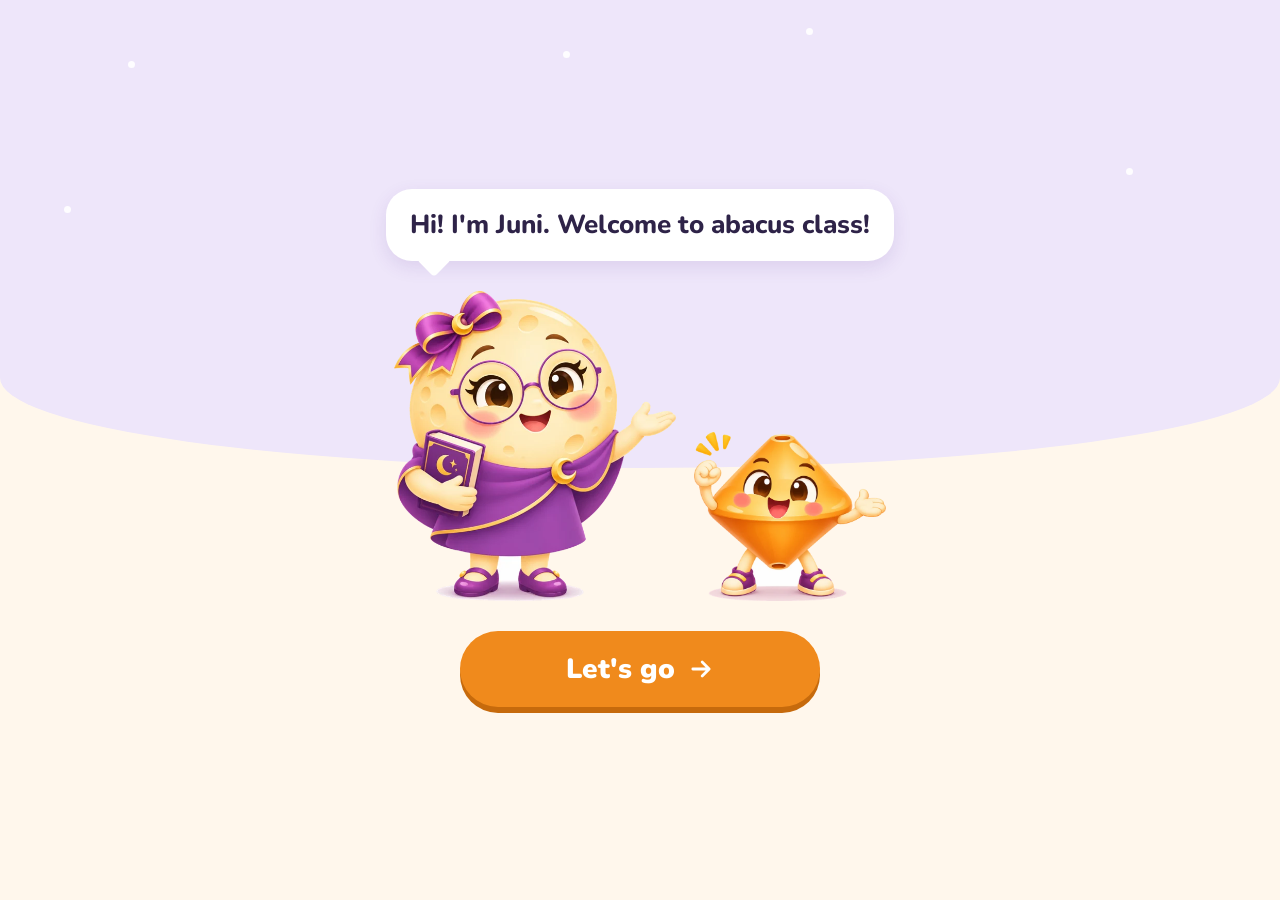
<file: index.html>
<!DOCTYPE html>
<html lang="en">
<head>
<meta charset="utf-8">
<meta name="viewport" content="width=device-width, initial-scale=1, maximum-scale=1, user-scalable=no, viewport-fit=cover">
<meta name="apple-mobile-web-app-capable" content="yes">
<meta name="mobile-web-app-capable" content="yes">
<meta name="apple-mobile-web-app-status-bar-style" content="black-translucent">
<meta name="apple-mobile-web-app-title" content="Abacus">
<meta name="theme-color" content="#DCEBFF">
<title>Abacus Practice</title>
<link rel="manifest" href="manifest.json">
<link rel="apple-touch-icon" href="icon.png">
<link rel="icon" href="icon.png">


<link rel="stylesheet" href="look/tokens.css?v=4.118">
<link rel="stylesheet" href="styles.css?v=4.118">
<link rel="stylesheet" href="abacus-input.css?v=4.118">
<link rel="stylesheet" href="toy.css?v=4.118">
<link rel="stylesheet" href="toy-home.css?v=4.118">
<link rel="stylesheet" href="toy-practice.css?v=4.118">
<link rel="stylesheet" href="toy-door.css?v=4.118">
<link rel="stylesheet" href="toy-room.css?v=4.118">
<link rel="stylesheet" href="toy-grown.css?v=4.118">
<link rel="stylesheet" href="classroom.css?v=4.118">
<link rel="stylesheet" href="onboarding.css?v=4.118">
</head>
<body>
<div id="app">

<section id="home" class="screen toy-scene th">
  <ab-home-screen id="homeKit"></ab-home-screen>
  <div id="homeOld" hidden>
  <div id="homeSky" class="th-sky" aria-hidden="true"></div>
  <div id="homeJuni" class="th-jbub cl-bubble" data-who="juni" aria-live="polite"><i class="th-jhang" aria-hidden="true"></i><span class="ctext"></span></div>
  <header class="th-top">
    <div class="th-tagpos"><button class="th-tagbtn" id="switchKid" style="display:none" aria-label="Switch child"></button><span class="th-tagfix" id="homeTag"></span></div>
    <div class="th-shelf" id="homeShelf" aria-hidden="true"></div>
    <button class="toy-iconbtn th-lock" id="grownups" aria-label="Grown-ups"></button>
    <nav class="th-doors th-doors--mini" aria-label="Breaks">
      <button type="button" class="toy-block toy-block--mustard th-door th-door--mini" id="doorPlay"><span class="th-door-ic" id="doorPlayIc"></span><span class="toy-block-label">Play</span></button>
      <button type="button" class="toy-block toy-block--red th-door th-door--mini" id="doorRoom"><span class="th-door-ic" id="doorRoomIc"></span><span class="toy-block-label">My room</span></button>
    </nav>
  </header>
  <div class="th-table">
    <div id="bixHome" class="th-bix"></div>
    <div class="th-hero">
      <div class="th-trophy" id="homeTrophy" aria-live="polite"></div>
      <button type="button" class="toy-start th-practice" id="doorPractice"><span class="toy-start-dome"><span class="th-start-ic" id="doorPracticeIc"></span><span class="toy-start-label">Let's go!</span></span></button>
    </div>
  </div>
  <div class="th-bottom">
    <div class="th-loose" id="homeLoose" aria-hidden="true"></div>
    <div class="th-bowl"><span class="th-bowl-art" id="homeBowl" aria-hidden="true"></span><span class="toy-chip th-beadchip" id="roomBeads" aria-label="golden beads"></span></div>
  </div>
  <div id="bixHomeCard" class="bix-card" role="status" aria-live="polite"><span class="bix-card-face" aria-hidden="true"></span><span class="ctext"></span></div>
  <div id="ver" class="th-ver">v4.118</div>
  </div>
</section>

<section id="who" class="screen toy-scene tw">
  <div id="whoSky" aria-hidden="true"></div>
  <div id="whoJuni" class="tw-jbub cl-bubble cl-sign" data-who="juni" aria-live="polite"><i class="cl-jhang" aria-hidden="true"></i><span class="ctext"></span></div>
  <div class="tw-shelf" id="whoShelf" aria-hidden="true"></div>
  <div class="tw-body">
    <div id="bixWho" class="tw-bix"></div>
    <div class="toy-felt tw-mat"><div class="tw-list" id="whoList"></div></div>
  </div>
  <!-- New-kit child switcher overlay (old markup above kept as fallback). -->
  <ab-who-screen id="whoKit" hidden></ab-who-screen>
</section>
<section id="room" class="screen toy-scene toy-scene--evening tr-room">
  <div id="roomSky"></div>
  <div id="roomJuni" class="tr-jbub cl-bubble cl-sign" data-who="juni" aria-live="polite"><i class="cl-jhang" aria-hidden="true"></i><span class="ctext"></span></div>
  <header class="tr-top"><button class="toy-iconbtn" id="exitRoom" aria-label="Back home"></button><h1 class="toy-plaque tr-title">My room</h1></header>
  <div class="tr-lamp" id="roomLamp" aria-hidden="true"></div>
  <div class="tr-shelfwrap" aria-hidden="true"><div class="tr-shelf-things" id="roomShelfArt"></div><div class="rm-shelf"></div></div>
  <div class="tr-things">
    <div class="tr-col tr-col-pot"><button class="tr-thing" id="roomGarden" aria-label="My garden"><span class="tr-art" id="garden"></span></button><span class="toy-chip tr-label">My garden</span><span class="tr-sr" id="gardenLabel"></span></div>
    <div class="tr-col tr-col-jar"><button class="tr-thing" id="jar" aria-label="Treat jar"></button><span class="toy-chip tr-label">Treat jar</span></div>
  </div>
  <footer class="tr-foot">
    <div id="bixRoom" class="tr-bix"></div>
    <button class="toy-block toy-block--mustard toy-block--sm tr-wish" id="roomWish" aria-label="Treats: pick a treat to save for"><span id="roomWishIc"></span>Treats</button>
  </footer>
  <div id="bixRoomCard" class="bix-card" role="status" aria-live="polite"><span class="bix-card-face" aria-hidden="true"></span><span class="ctext"></span></div>
  <!-- New-kit My Room overlay (old markup above kept as fallback; live #roomGarden/#jar are slotted in). -->
  <ab-room-screen id="roomKit" hidden></ab-room-screen>
</section>
<section id="setup" class="screen toy-scene to cl-onboard">
  <div id="setupSky" aria-hidden="true"></div>
  <div class="to-shelf" id="setupShelf" aria-hidden="true"></div>
  <div class="to-body">
    <!-- Juni the teacher leads from the very first screen: her figure, then her speech bubble. -->
    <div id="juniStage">
      <div id="juniSetup" aria-hidden="true"></div>
      <div id="juniBubble" class="toy-bubble cl-su-bubble" aria-live="polite"><div class="ctext"></div></div>
    </div>
    <!-- Bixi the classmate: rolls in for his introduction, then settles to the side (positioned off the step flow). -->
    <div id="bixSetup" class="cl-bixi"></div>
    <div id="bixiSetupBubble" class="toy-bubble toy-bubble--right cl-su-bubble" aria-live="polite"><div class="ctext"></div></div>
    <div class="su-step to-step" id="suMeet" aria-hidden="true"></div>
    <!-- Quick win (v4.54): the child's first real DO, right after meeting Bixi and before the grown-up abacus question.
         Juni frames it "teach Bixi" (her bubble carries the words); the on-screen soroban (AbacusInput) mounts in the host
         with a gentle nudge on the one earth bead that makes 1. Sliding it to 1 = a guaranteed success, then on to setup. -->
    <div class="su-step to-step" id="suWin">
      <div class="to-winmat"><div class="to-beadhost" id="suWinHost"></div></div>
    </div>
    <div class="su-step to-step" id="suName">
      <h2 class="to-sr">What’s your name?</h2>
      <div class="toy-felt to-namemat">
        <input id="suNameIn" class="to-input" type="text" maxlength="20" autocomplete="off" autocorrect="off" autocapitalize="words" spellcheck="false" enterkeyhint="done" placeholder="Your name" aria-label="Your name">
        <button type="button" class="toy-block toy-block--teal to-next" id="suNameGo"><span class="toy-block-label">Next</span><span class="su-ic-next"></span></button>
      </div>
    </div>
    <div class="su-step to-step" id="suAbacus">
      <h2 class="toy-plaque toy-h2 to-h" id="suAbacusH">Abacus</h2>
      <div class="to-cards to-cards-3">
        <button type="button" class="to-card" data-abacus="yes"><span class="su-art" data-art="yes"></span><b>Yes</b></button>
        <button type="button" class="to-card" data-abacus="no"><span class="su-art" data-art="no"></span><b>No</b></button>
        <button type="button" class="to-card" data-abacus="unsure"><span class="su-art" data-art="unsure"></span><b>Not sure</b></button>
      </div>
    </div>
    <div class="su-step to-step" id="suLevel">
      <h2 class="toy-plaque toy-h2 to-h">Starting point</h2>
      <div class="to-cards">
        <button type="button" class="to-card" data-lv="new"><span class="su-art" data-art="new"></span><b>I’m new to the abacus</b><small>Start from the very beginning</small></button>
        <button type="button" class="to-card" data-lv="check"><span class="su-art" data-art="check"></span><b>Find my level</b><small>A few quick problems on your abacus</small></button>
        <button type="button" class="to-card" data-lv="pick"><span class="su-art" data-art="pick"></span><b>A grown-up will choose</b><small>Pick the skill your class is on</small></button>
      </div>
    </div>
    <div class="su-step to-step" id="suPick">
      <div class="to-pickhead"><button type="button" class="toy-iconbtn" id="suPickBack" aria-label="Back"></button><h2 class="toy-plaque toy-h2 to-h">Skills</h2></div>
      <div class="toy-felt to-skillmat"><div class="to-skills toy-scroll" id="suPickList"></div></div>
    </div>
    <div class="su-step to-step" id="suCheck">
      <div class="to-checkhead"><div class="toy-plaque to-lname" id="suLevelName"></div><div class="to-dots" id="suDots"></div><button type="button" class="toy-block toy-block--wood toy-block--sm" id="suStop" aria-label="Too tricky? Stop here and start practising this one"><span class="toy-block-label">Stop here</span></button></div>
      <div class="to-checkbody"><div class="toy-clipboard to-board"><div class="toy-paper to-sheet"><div class="to-prob" id="suProb"></div><div class="to-rule" aria-hidden="true"></div><div class="to-ansrow"><div class="to-fb" id="suFb"></div><div class="to-answer" id="suAns">&nbsp;</div></div></div></div>
        <div class="to-entry"><div class="to-padrow"><div class="to-pad" id="suPad"></div><button type="button" class="toy-start toy-start--sm to-go" id="suGo" aria-label="Check" disabled><span class="toy-start-dome"><span class="th-start-ic" id="suGoIc"></span></span></button></div></div></div>
    </div>
    <div class="su-step to-step" id="suDone">
      <div class="toy-paper to-done">
        <h2 class="toy-h1" id="suDoneH"></h2>
        <p class="to-p" id="suDoneP"></p>
        <div class="to-install" id="suInstall"><b>Grown-up: add this to the Home Screen</b> so progress is kept safe. Tap the Share button <span class="to-share" id="suShareIc"></span> then <b>Add to Home Screen</b>, and open it from the new icon.</div>
        <p class="to-p to-note">Treats, voices and progress for grown-ups are behind the lock on the home screen.</p>
      </div>
      <button type="button" class="toy-block toy-block--teal to-next to-start" id="suStart"><span class="toy-block-label">Let’s go!</span><span class="su-ic-next"></span></button>
    </div>
  </div>
  <!-- New-kit greeting (the true first screen): warm hello, no input/lock, then the grown-up gate. -->
  <ab-greeting-screen id="suGreeting" hidden></ab-greeting-screen>
  <!-- New-kit welcome screen (first setup step, AFTER the gate): Juni asks the child's name.
       onboarding.js shows it once the gate is passed and hides it when the name is in, then the old steps continue. -->
  <ab-welcome-screen id="suWelcome" hidden></ab-welcome-screen>
  <!-- New-kit "meet Bixi" dialogue (after the name): Juni introduces Bixi, then hands to the quick win. -->
  <ab-meet-screen id="suMeetKit" hidden></ab-meet-screen>
  <!-- New-kit quick win: the live soroban (light DOM) is slotted into the kit frame so it keeps its own styling. -->
  <ab-activity-screen id="suWinKit" hidden><div id="suWinHostKit"></div></ab-activity-screen>
  <!-- New-kit choice screen (reused for abacus? / starting point / pick-a-skill) and the final done screen. -->
  <ab-choose-screen id="suChooseKit" hidden></ab-choose-screen>
  <ab-done-screen id="suDoneKit" hidden></ab-done-screen>
  <!-- New-kit level check: the pad/soroban (light DOM) is slotted into the kit chrome. -->
  <ab-check-screen id="suCheckKit" hidden><div id="suPadKit"></div></ab-check-screen>
</section>

<section id="play" class="screen toy-scene tr-play">
  <div id="playSky"></div>
  <div id="playJuni" class="tr-jbub cl-bubble cl-sign" data-who="juni" aria-live="polite"><i class="cl-jhang" aria-hidden="true"></i><span class="ctext"></span></div>
  <header class="tr-top"><button class="toy-iconbtn" id="exitPlay" aria-label="Back home"></button><h1 class="toy-plaque tr-title"><span class="tr-title-ic toy-lac--mustard" id="playIc" aria-hidden="true"></span>Play</h1></header>
  <div class="tr-play-body"><div class="tr-boxes" id="playCards"></div></div>
  <div class="tr-play-bix" id="bixPlay"></div>
  <div id="bixPlayCard" class="bix-card" role="status" aria-live="polite"><span class="bix-card-face" aria-hidden="true"></span><span class="ctext"></span></div>
  <!-- New-kit Play hub overlay (old #playCards markup above kept as fallback). -->
  <ab-play-screen id="playKit" hidden></ab-play-screen>
</section>

<section id="door" class="screen toy-scene td-door">
  <header class="td-top"><button class="toy-iconbtn exit" id="exitDoor" aria-label="Back home"></button><h1 class="td-sign">Practice</h1></header>
  <div class="td-sky" id="doorSky" aria-hidden="true"></div>
  <div id="doorJuni" class="td-jbub cl-bubble" data-who="juni" aria-live="polite"><span class="ctext"></span></div>
  <div class="td-shelf" id="doorProps" aria-hidden="true"></div>
  <div class="td-stage">
    <div class="c-topbix td-bixspot" id="bixDoor"></div>
    <div class="door-blocks" role="group" aria-label="How do you want to practise?">
      <button class="td-toy td-toy--indigo door-block" id="doorLook" data-door="visual" aria-label="Look: read the numbers"></button>
      <button class="td-toy td-toy--mustard door-block" id="doorListen" data-door="listen" aria-label="Listen: hear the numbers"></button>
      <button class="td-toy td-toy--red door-block" id="doorFlash" data-door="flash" aria-label="Flash: numbers pop up fast"></button>
    </div>
  </div>
  <div class="door-pathwrap">
    <div class="door-pathhead"><h2 class="td-pathtitle">My path</h2><button class="door-all" id="doorAll" aria-label="See all skills (for grown-ups)"></button></div>
    <div class="td-path" id="doorPath"></div>
  </div>
</section>

<section id="practicePick" class="screen toy-scene pp">
  <header class="td-top"><button class="toy-iconbtn exit" id="exitPick" aria-label="Back home"></button><h1 class="td-sign" id="ppTitle">Practice</h1></header>
  <div class="td-sky" id="ppSky" aria-hidden="true"></div>
  <div class="pp-jbub cl-bubble" id="ppJuni" data-who="juni" aria-live="polite"><span class="ctext"></span></div>
  <div class="pp-cards" id="ppCards" role="group" aria-label="How do you want to practise?"></div>
  <div class="pp-extra" id="ppExtra"></div>
  <!-- New-kit practice picker overlay (old markup above kept as fallback). -->
  <ab-practice-pick id="ppKit" hidden></ab-practice-pick>
</section>

<section id="game" class="screen toy-scene toy-scene--calm tr-game">
  <!-- Old chrome kept as hidden fallback (hidden by CSS when #game has .kit-on); #gameSky still carries Juni's audio figure. -->
  <div id="gameSky"></div>
  <div id="gameJuni" class="tr-jbub cl-bubble cl-sign" data-who="juni" aria-live="polite"><i class="cl-jhang" aria-hidden="true"></i><span class="ctext"></span></div>
  <header class="tr-top"><button class="toy-iconbtn" id="exitGame" aria-label="Back to the games"></button><div class="toy-plaque tr-title tr-gtitle" id="gameTitle"></div><div class="tr-gscore" id="gameScore" aria-live="polite"></div></header>
  <div class="tr-gbix" id="bixGame"></div>
  <!-- New-kit game frame; the live #gameStage is slotted in with its id unchanged so games.js keeps driving it. -->
  <ab-game-screen id="gameKit" hidden>
    <div class="tr-stage" id="gameStage"></div>
  </ab-game-screen>
</section>

<!-- Level-1 "Read the beads": Juni-led interactive teaching (not the Bead Detective quiz). -->
<section id="readTeach" class="screen toy-scene toy-scene--calm rt">
  <div id="rtSky" aria-hidden="true"></div>
  <div id="rtJuni" class="tr-jbub cl-bubble cl-sign" data-who="juni" aria-live="polite"><i class="cl-jhang" aria-hidden="true"></i><span class="ctext"></span></div>
  <header class="rt-top"><button class="toy-iconbtn exit" id="exitReadTeach" aria-label="Back"></button><div class="toy-plaque rt-title" id="rtTitle">Read the beads</div></header>
  <!-- New-kit Read/Make overlay; the live stage + Bixi are slotted in (ids unchanged). Old chrome above (sky/Juni/header) kept as hidden fallback behind the opaque kit. -->
  <ab-readteach-screen id="rtKit" hidden>
    <div class="rt-stage">
      <div class="rt-abwrap"><div id="rtAbacus" class="rt-ab"></div></div>
      <div class="rt-side">
        <div class="rt-count" id="rtCount" aria-live="polite"></div>
        <div class="rt-pad" id="rtPad" role="group" aria-label="Pick the number"></div>
        <button class="toy-block toy-block--teal rt-next" id="rtNext"><span class="toy-block-label">Next</span></button>
      </div>
    </div>
    <div class="rt-bix" id="rtBix"></div>
  </ab-readteach-screen>
</section>

<section id="shop" class="screen toy-scene toy-scene--table tr-shop">
  <div class="tr-awning" aria-hidden="true"></div>
  <header class="tr-top"><button class="toy-iconbtn" id="exitShop" aria-label="Back to My Room"></button><h1 class="toy-plaque tr-title">Treats</h1><span class="tr-gap"></span><span class="toy-plaque tr-wallet" id="shopWallet" aria-label="golden beads"><span id="shopBeadIc"></span><b id="shopBeads">0</b></span></header>
  <div class="tr-shop-body toy-scroll sh-body">
    <div class="tr-shop-top"><div id="bixShop" class="tr-shop-bix"></div><div id="shopTickets" class="tr-tickets"></div></div>
    <div class="tr-stall" id="shopCards"></div>
    <div class="tr-how">Golden beads come from real practice: finishing a practice set +1 · mastering a new skill +5. Games are just for fun — they don't give beads.</div>
  </div>
  <div id="shopAsk" class="tr-ask"><div class="toy-paper tr-ask-card"><div class="tr-ask-t" id="askText"></div><div class="tr-ask-row"><button type="button" class="toy-block toy-block--teal toy-block--sm" id="askYes">Yes please!</button><button type="button" class="toy-block toy-block--wood toy-block--sm" id="askNo">Not yet</button></div></div></div>
  <!-- New-kit Treat Shop overlay (old markup above kept as fallback; #shopAsk confirm stays, z-index:60 above the kit). -->
  <ab-shop-screen id="shopKit" hidden></ab-shop-screen>
</section>

<section id="album" class="screen toy-scene toy-scene--table tr-album">
  <header class="tr-top"><button class="toy-iconbtn" id="exitAlbum" aria-label="Back to My Room"></button><h1 class="toy-plaque tr-title">My stickers</h1><span class="tr-gap"></span><span class="toy-plaque tr-wallet" id="albumCount"></span></header>
  <div class="tr-album-body toy-scroll" id="albumPages"></div>
  <!-- New-kit sticker album overlay (old #albumPages markup above kept as fallback). -->
  <ab-album-screen id="albumKit" hidden></ab-album-screen>
</section>

<section id="lesson" class="screen toy-scene toy-scene--calm td-lesson">
  <!-- Old exit + sky kept as hidden fallback behind the opaque kit (#lessonSky still carries Juni's talking-moon audio figure). -->
  <header class="td-top"><button class="toy-iconbtn exit" id="exitLesson" aria-label="Stop the lesson"></button></header>
  <div class="td-sky" id="lessonSky" aria-hidden="true"></div>
  <!-- New-kit Lesson frame; the title/steps board and the whole lesson body are slotted in (ids unchanged). -->
  <ab-lesson-screen id="lesKit" hidden>
    <div class="td-board" slot="head"><div class="lvl" id="lessonTitle"></div><div class="lesson-steps" id="lessonSteps" role="img" aria-label=""></div></div>
  <div class="lesson-body">
    <div class="lesson-left"><div class="lesson-ab" id="lessonAbacus"></div><img id="lessonHand" class="lesson-hand" alt="" aria-hidden="true"><div class="lesson-pair" id="lessonPair"></div></div>
    <div class="lesson-side">
      <div class="caption toy-bubble toy-bubble--left" id="lessonCap" aria-live="polite"><div class="k" id="capKind"></div><span class="ws-say td-say" id="capSay" hidden></span><div class="prob" id="capProb"></div><div class="ctext" id="capText"></div><div class="friends" id="capFriends"></div></div>
      <div class="lesson-floor">
        <div class="lesson-bix" id="bixLesson"></div>
        <div class="cl-bixi-bubble toy-bubble toy-bubble--right" id="bixiBubble" aria-live="polite"><div class="ctext"></div></div>
        <div class="lesson-nav"><button class="toy-block toy-block--wood toy-block--sm td-back" id="lessonBack" style="display:none" aria-label="Go back a step"></button><button class="toy-block toy-block--wood toy-block--sm td-skip" id="lessonSkip" aria-label="Skip the whole lesson and go to practice">Skip lesson</button><button class="toy-block toy-block--wood toy-block--sm" id="lessonHint" style="display:none"></button><button class="toy-block toy-block--teal td-next" id="lessonNext">Next</button></div>
      </div>
    </div>
  </div>
  </ab-lesson-screen>
</section>

<section id="drill" class="screen toy-scene toy-scene--calm tp">
  <div id="drillSky" aria-hidden="true"></div>
  <div id="drillJuni" class="tp-jbub cl-bubble toy-bubble" data-who="juni" aria-live="polite"><span class="ctext"></span></div>
  <!-- New-kit Drill frame; control bar, body and energy are slotted in their ORIGINAL flow (display:contents), so #drill's viewport-calc sizing is unchanged. Old sky/Juni above kept behind as the audio figure/fallback; #speedPop stays a sibling below (z-index 20, above the kit z-index 5). -->
  <ab-drill-screen id="drillKit" hidden>
  <div class="tp-top" slot="top">
    <button class="toy-iconbtn" id="exitDrill" aria-label="Leave practice"><span class="pr-ic" data-ic="close" data-sz="30"></span></button>
    <button class="toy-iconbtn tp-gear" id="speedGear" aria-label="Speed" aria-haspopup="dialog" hidden><span class="pr-ic" data-ic="gear" data-sz="30"></span></button>
    <div class="tp-topright">
      <button class="tp-switch" id="toolSwitch"></button>
      <span class="toy-chip tp-fixlabel" id="fixLabel" hidden>Polishing</span>
      <div class="tp-rodwrap"><i class="tp-post"></i><div class="tp-rod" id="strip" role="list" aria-label="Problems in this set"></div><i class="tp-post"></i></div>
    </div>
  </div>
  <div class="tp-body">
    <div class="tp-bixcol">
      <div class="tp-props">
        <button class="toy-block toy-block--indigo toy-block--sm tp-showme" id="showMeBtn" style="display:none"><span class="pr-ic" data-ic="eye" data-sz="30"></span><span class="toy-block-label">Show me</span></button>
      </div>
      <div class="tp-bix" id="bixDrill"></div>
    </div>
    <div class="toy-clipboard tp-board"><div class="toy-paper tp-sheet" id="sheet">
      <div class="tp-problem" id="problemArea" aria-label="The problem"></div>
      <div class="tp-listen" id="listenStage" style="display:none">
        <div class="tp-ear toy-lac--mustard" id="ear"><span class="pr-ic" data-ic="ear" data-sz="60"></span></div>
        <div class="flash-num" id="listenNum" aria-live="polite"></div>
        <div class="tp-msg" id="listenMsg" aria-live="polite">Listen…</div>
        <button class="toy-block toy-block--mustard toy-block--sm toy-block--compact" id="listenGo" style="display:none"><span class="pr-ic" data-ic="play" data-sz="30"></span><span class="toy-block-label">Ready</span></button>
        <button class="toy-block toy-block--wood toy-block--sm toy-block--compact" id="replayBtn"><span class="pr-ic" data-ic="retry" data-sz="26"></span><span class="toy-block-label">Say it again</span></button>
      </div>
      <div class="tp-flash" id="flashStage" style="display:none">
        <div class="tp-flashdots" id="flashDots" aria-hidden="true"></div>
        <div class="flash-num" id="flashNum" aria-live="polite"></div>
        <div class="tp-msg" id="flashMsg"></div>
        <button class="toy-block toy-block--teal toy-block--sm toy-block--compact" id="flashGo" style="display:none"><span class="pr-ic" data-ic="play" data-sz="30"></span><span class="toy-block-label">Ready</span></button>
        <button class="toy-block toy-block--wood toy-block--sm" id="flashAgain" style="display:none"><span class="pr-ic" data-ic="retry" data-sz="26"></span><span class="toy-block-label">Show again</span></button>
      </div>
      <div class="tp-rule" aria-hidden="true"></div>
      <div class="tp-readout" id="readout"><span class="tp-rolabel" id="readoutLabel">beads show</span><b id="answer">&nbsp;</b></div>
    </div></div>
    <div class="tp-tool" id="answerTool">
      <div class="tp-abacus" id="abHost"></div>
      <div class="tp-pad" id="pad">
      <div class="tp-keys" id="padKeys"></div>
      <div class="tp-foot">
        <span class="tp-bowl" id="drillBowl" aria-hidden="true"></span>
        <button class="toy-start toy-start--sm tp-check" data-k="go" id="checkBtn" aria-label="Check"><span class="toy-start-dome"><span class="pr-ic" data-ic="check" data-sz="64" data-stroke="3"></span></span></button>
      </div>
      </div>
      <div class="tp-sr" id="feedback" aria-live="polite"></div>
    </div>
  </div>
  <div id="drillEnergy" class="tp-energy" slot="energy" role="img" aria-label="Bixi's snack bar: empty">
    <span class="tp-en-face" aria-hidden="true"></span>
    <div class="tp-en-track"><i class="tp-en-fill"></i><i class="tp-en-pop" aria-hidden="true"></i></div>
  </div>
  </ab-drill-screen>
  <!-- Speed panel (Listen and Flash): before a set (with Start) and from the gear during one (with Done). SpeedPanel in app.js. -->
  <div class="sp" id="speedPop" role="dialog" aria-labelledby="spTitle" hidden>
    <div class="toy-paper sp-card">
      <div class="sp-head"><span class="sp-bix" id="bixSpeed" aria-hidden="true"></span><div><h2 class="sp-title" id="spTitle">Pick your speed</h2><p class="sp-sub" id="spSub"></p></div></div>
      <div class="sp-ctrls" id="spCtrls"></div>
      <div class="sp-preview" id="spPreview" aria-live="polite" hidden></div>
      <div class="sp-foot">
        <button type="button" class="toy-block toy-block--wood toy-block--sm" id="spTry"><span class="pr-ic" data-ic="speaker" data-sz="28"></span><span class="toy-block-label">Try it</span></button>
        <span class="sp-goslot" id="spGoSlot"></span>
        <button type="button" class="toy-block toy-block--teal toy-block--sm" id="spDone"><span class="pr-ic" data-ic="check" data-sz="28"></span><span class="toy-block-label">Done</span></button>
      </div>
    </div>
  </div>
</section>

<section id="summary" class="screen toy-scene tp tp-sum">
  <div class="tp-sumwall">
    <span class="tp-sky" id="sumSky" aria-hidden="true"></span>
    <div class="tp-rewards" id="sumRewards" aria-live="polite"><div class="toy-chip tp-goldchip" id="sumGold" hidden></div><div class="toy-chip tp-newchip" id="sumNew" hidden></div></div>
    <div class="tp-headslot"><div class="toy-plaque tp-sumhead"><h1 class="toy-h1" id="sumScore"></h1></div></div>
    <div class="toy-plaque tp-moons" id="sumMoons"></div>
  </div>
  <div class="tp-sumstage">
    <div class="tp-sumbixcol">
      <div class="toy-bubble toy-bubble--left tp-sumbub cl-bubble" id="sumJuni" data-who="juni"><p class="tp-sumnote" id="sumNote"></p><button class="toy-iconbtn tp-saybtn" id="sumSay" aria-label="Hear it again"><span class="pr-ic" data-ic="speaker" data-sz="30"></span></button></div>
      <div class="tp-summoon" id="sumJuniMoon" aria-hidden="true"></div>
      <div class="tp-sumbix" id="bixSum"></div>
    </div>
    <div class="tp-catch" id="sumStars" role="list" aria-label="Your beads"></div>
    <div class="tp-fixside"><span class="toy-chip tp-fixcap">Beads to polish</span><div class="toy-felt tp-fixmat" id="sumFix" role="list" aria-label="Beads to polish"></div></div>
  </div>
  <div class="tp-sumbtns">
    <button class="toy-block toy-block--md toy-block--mustard" id="testBtn" style="display:none"><span class="pr-ic" data-ic="star" data-sz="40"></span><span class="toy-block-label">Level test</span></button>
    <button class="toy-block toy-block--md toy-block--mustard" id="fixBtn"><span class="pr-ic" data-ic="retry" data-sz="40"></span><span class="toy-block-label">Polish these with Bix</span></button>
    <button class="toy-block toy-block--md toy-block--teal" id="againBtn"></button>
    <button class="toy-block toy-block--md toy-block--wood" id="homeBtn"><span class="toy-block-label">I’m done</span></button>
  </div>
</section>

<section id="certificate" class="screen toy-scene tp tp-cert">
  <span class="tp-sky" id="certSky" aria-hidden="true"></span>
  <div class="tp-certstage">
    <div class="tp-certbix" id="certBix"></div>
    <div class="tp-certpaper"><div class="tp-certcard" id="certCard">
      <div class="tp-certkick">Certificate of mastery</div>
      <div class="tp-certname" id="certName"></div>
      <div class="tp-certline">has mastered</div>
      <div class="tp-certskill" id="certSkill"></div>
      <div class="tp-certbeads" id="certBeads" aria-hidden="true"></div>
      <div class="tp-certmeta"><span id="certDate"></span><span class="dot">·</span><span>Bix Abacus</span></div>
      <div class="tp-certseal" id="certSeal" aria-hidden="true"></div>
    </div></div>
  </div>
  <div class="tp-certbtns"><button class="toy-block toy-block--indigo" id="certPrint"></button><button class="toy-block toy-block--teal" id="certDone"><span class="pr-ic" data-ic="check" data-sz="40"></span><span class="toy-block-label">Done</span></button></div>
</section>

<div id="showme" class="tp-show" role="dialog" aria-label="Show me"><div class="tp-showcard toy-felt">
  <div class="tp-showleft"><div class="tp-showbix" id="showmeBix"></div>
    <div class="toy-paper tp-shownote"><div class="tp-showprob" id="showmeProb"></div><div class="tp-showtext" id="showmeText" aria-live="polite"></div></div>
    <div class="tp-showbtns"><button class="toy-block toy-block--wood toy-block--sm toy-block--compact" id="showmeReplay"><span class="pr-ic" data-ic="retry" data-sz="26"></span><span class="toy-block-label">Again</span></button><button class="toy-block toy-block--teal toy-block--sm toy-block--compact" id="showmeClose"><span class="pr-ic" data-ic="check" data-sz="30"></span><span class="toy-block-label">Got it</span></button></div></div>
  <div class="tp-showab" id="showmeAbacus"></div>
</div></div>

<div id="stickerReveal" role="dialog" aria-label="A sticker for you"><div class="rv-card toy-paper"><div class="rv-title toy-h2" id="rvTitle"></div><button class="rv-pack" id="rvPack" aria-label="Open the present"><span class="rv-wrap" id="rvWrap"></span><span class="rv-hint toy-chip" id="rvHint">Tap to open</span><span class="rv-face" id="rvFace"></span></button><div class="rv-name" id="rvName"></div><button class="toy-block toy-block--teal toy-block--sm" id="rvOk"><span id="rvOkIc"></span>Add to my album</button></div></div>

<div id="nameAsk" class="askm tn"><div class="toy-paper tn-card"><div id="bixName" class="tn-bix"></div><div class="toy-h1 tn-t">What’s your name?</div><input id="nameAskIn" class="to-input" type="text" maxlength="20" autocomplete="off" autocorrect="off" autocapitalize="words" spellcheck="false" enterkeyhint="done" placeholder="Your name" aria-label="Your name"><div class="tn-row"><button type="button" class="toy-block toy-block--wood toy-block--sm" id="nameAskNo"><span class="toy-block-label">Later</span></button><button type="button" class="toy-block toy-block--teal toy-block--sm" id="nameAskOk"><span class="toy-block-label">That’s me!</span></button></div></div></div>


<section id="gate" class="screen toy-scene toy-scene--calm tg">
  <div id="gateSky" aria-hidden="true"></div>
  <div id="gateJuni" class="tg-jbub cl-bubble cl-sign" data-who="juni" aria-live="polite"><i class="cl-jhang" aria-hidden="true"></i><span class="ctext"></span></div>
  <header class="tg-top"><button type="button" class="toy-iconbtn" id="gateBack" aria-label="Back"></button></header>
  <div class="tg-body">
    <div class="tg-kid"><div class="gate-bix tg-bix" id="bixGate"></div><div class="tg-art" id="gateArt" aria-hidden="true"></div></div>
    <div class="toy-clipboard tg-board">
    <div class="toy-paper tg-card" id="gateCard" data-step="hold" role="group" aria-labelledby="gateHoldT">
      <div class="tg-hold">
        <div class="tg-q"><small>For grown-ups</small><span id="gateHoldT">Press and hold for 3 seconds</span></div>
        <button class="tg-holdbtn" id="gateHold" type="button" aria-describedby="gateHoldT"><i class="gh-fill" aria-hidden="true"></i><span class="gh-label"><span class="gh-ic" aria-hidden="true"></span><span id="gateHoldL">Hold</span></span></button>
      </div>
      <div class="tg-ask">
        <div class="tg-q" id="gateQ"></div>
        <input id="gateA" type="text" inputmode="numeric" pattern="[0-9]*" maxlength="3" autocomplete="off" autocorrect="off" spellcheck="false" enterkeyhint="go" placeholder="?" aria-label="Your answer">
        <button type="button" class="toy-block toy-block--teal toy-block--sm tg-open" id="gateOk"><span class="toy-block-label">Open</span></button>
      </div>
      <div class="tg-msg" id="gateMsg" role="status" aria-live="polite"></div>
    </div>
    </div>
  </div>
  <!-- New-kit grown-up gate. Overlays #gate; the engine routes openGate through it when present (old gate kept as fallback). -->
  <ab-gate-screen id="gateKit" hidden></ab-gate-screen>
</section>

<section id="parent" class="screen gu" aria-label="Grown-ups">
<div class="gu-wrap">
  <header class="gu-head">
    <button class="toy-iconbtn gu-back" id="parentDone" aria-label="Done: back to the app"></button>
    <span class="gu-where">Grown-ups</span>
    <div class="gu-kids" id="repKids" role="group" aria-label="Whose report"></div>
    <button class="gu-share" id="repShare"></button>
  </header>
  <div class="gu-toast" id="repToast" role="status" aria-live="polite"></div>

  <div class="toy-clipboard rep-board">
  <section class="rep toy-paper" id="report" aria-label="This week's report">
    <header class="rep-head">
      <div class="gu-title"><h1 class="rep-title" id="repTitle">This week</h1><span class="gu-sub" id="repDates"></span></div>
      <span class="rep-mark">Weekly report</span>
    </header>
    <div class="rep-cards">
      <div class="rep-card" id="repDays"></div>
      <div class="rep-card" id="repMastered"></div>
      <div class="rep-card" id="repWorking"></div>
    </div>
    <div class="rep-row">
      <div class="rep-tip" id="repTip"></div>
      <div class="rep-side"><div class="rep-missed" id="repMissed"></div><div class="rep-alerts" id="repAlerts"></div></div>
    </div>
  </section>
  </div>

  <nav class="gu-nav" aria-label="Settings">
    <a href="#guSetup">Set-up</a><a href="#guSkills">Skills</a><a href="#guKids">Children</a><a href="#guTreats">Treats</a><a href="#guPractice">Practice</a><a href="#guVoices">Bix &amp; voices</a><a href="#guLog">Sessions</a><a href="#guBackup">Backup</a>
  </nav>

  <div class="gu-panels">
  <section class="toy-paper gu-panel wide" id="guSetup" aria-labelledby="guSetupH">
    <h2 id="guSetupH">Set-up checklist</h2>
    <div class="checkl" id="setupList"></div>
  </section>

  <section class="toy-paper gu-panel wide" id="guSkills" aria-labelledby="guSkillsH">
    <h2 id="guSkillsH">Where they are</h2>
    <div class="field"><label for="sNode">Current skill<span class="hint">Everything before it counts as learned. Change this if your child already knows more.</span></label><select id="sNode"></select></div>
    <div class="note gu-skillnote" id="sNodeNote" hidden></div>
    <div class="field"><label for="sName">Child's name<span class="hint">Bix uses it to greet them</span></label><input type="text" id="sName" class="txt" maxlength="20" autocomplete="off" autocorrect="off" autocapitalize="words" spellcheck="false" enterkeyhint="done"></div>
    <div class="row gu-row"><button class="btn small ghost" id="levelAgain">Run the level check again</button></div>
    <div class="gu-tablewrap"><table class="nodetable" id="nodeTable"><thead><tr><th>Skill</th><th>Lesson</th><th>Accuracy (last 20)</th><th>Days</th><th>Status</th></tr></thead><tbody></tbody></table></div>
    <div class="note">A skill unlocks the next one automatically at 80% or better over the last 20 problems, practised on at least 2 different days. You can mark any skill learned or not learned by hand.</div>
  </section>

  <section class="toy-paper gu-panel" id="guKids" aria-labelledby="guKidsH">
    <h2 id="guKidsH">Children</h2>
    <p class="hint">Each child on this device has their own progress, garden, beads and treats. Recorded voices are shared.</p>
    <div id="kidsList" class="kids"></div>
    <div class="row gu-row"><button class="btn small" id="kidAdd">Add a child</button></div>
  </section>

  <section class="toy-paper gu-panel" id="guPractice" aria-labelledby="guPracticeH">
    <h2 id="guPracticeH">Practice</h2>
    <div class="field gu-slide"><label for="sCount">Problems per set</label><div><input type="range" id="sCount" min="5" max="20" step="1"><span class="val" id="sCountV"></span></div></div>
    <div class="field gu-slide"><label for="sOperands">Numbers per problem<span class="hint">0 = use each skill's own default (3–4)</span></label><div><input type="range" id="sOperands" min="0" max="8" step="1"><span class="val" id="sOperandsV"></span></div></div>
    <div class="field gu-slide"><label for="sFlash">Flash: seconds each number stays<span class="hint">The child can also change this on the Flash screen.</span></label><div><input type="range" id="sFlash" min="0.3" max="3" step="0.1"><span class="val" id="sFlashV"></span></div></div>
    <div class="field gu-slide"><label for="sFlashGap">Flash: pause between numbers</label><div><input type="range" id="sFlashGap" min="0.05" max="1" step="0.05"><span class="val" id="sFlashGapV"></span></div></div>
    <div class="field gu-slide"><label for="sFlashN">Flash: numbers per problem</label><div><input type="range" id="sFlashN" min="2" max="8" step="1"><span class="val" id="sFlashNV"></span></div></div>
    <div class="field"><label>Sound effects</label><button class="switch" id="sSfx" aria-label="Sound effects"></button></div>
    <div class="field"><label>Spoken feedback ("Yes!" / "Not quite")</label><button class="switch" id="sSpeakFb" aria-label="Spoken feedback"></button></div>
  </section>

  <section class="toy-paper gu-panel wide" id="guTreats" aria-labelledby="guTreatsH">
    <h2 id="guTreatsH">Treats &amp; golden beads</h2>
    <div class="note">They earn golden beads only from real practice — finishing a practice set (+1) and mastering a new skill (+5). Games earn nothing. They spend beads in the Treat Shop; when they buy a treat, a ticket appears here for you to hand over. You can edit the treat list and prices in the Treat Shop.</div>
    <div class="field"><label>Golden beads they have<span class="hint" id="tpTotal"></span></label><div class="row gu-adj"><button class="btn small ghost" data-adj="-5">−5</button><button class="btn small ghost" data-adj="-1">−1</button><span class="val" id="tpBeads"></span><button class="btn small ghost" data-adj="1">+1</button><button class="btn small ghost" data-adj="5">+5</button></div></div>
    <div class="field gu-top"><label>Rewards to give</label><div id="tpTickets" class="gu-tickets"></div></div>
    <div class="gu-tablewrap"><table class="tptable"><thead><tr><th>Icon</th><th>Treat</th><th>Price</th><th></th></tr></thead><tbody id="tpList"></tbody></table></div>
    <div class="row gu-row"><button class="btn small ghost" id="tpAdd">Add a treat</button><button class="btn small ghost" id="tpDefaults">Reset to original list</button></div>
  </section>

  <section class="toy-paper gu-panel wide" id="guVoices" aria-labelledby="guVoicesH">
    <h2 id="guVoicesH">Bix &amp; voices</h2>
    <h3>Bix</h3>
    <div class="field"><label>Bix talks out loud<span class="hint">Greetings, jokes, cheers and tips. Bix stays quiet while numbers are being read in Listen mode.</span></label><button class="switch" id="sBixTalks" aria-label="Bix talks out loud"></button></div>
    <div class="field"><label for="sBixVoice">Bix's voice</label><div><select id="sBixVoice"></select> <button class="btn small ghost" id="sBixTest">Test</button></div></div>
    <h3>Classroom</h3>
    <div class="field"><label>Bixi makes mistakes in lessons<span class="hint">Bixi tries a sum the common wrong way, then asks the child to help put it right. Turn off to skip these moments.</span></label><button class="switch" id="sBixiMistakes" aria-label="Bixi makes mistakes in lessons"></button></div>
    <div class="field"><label for="sBixiSilly">Bixi's silliness<span class="hint">How often Bixi plays a bit or tells a joke between activities. Quiet means only when tapped, never between activities.</span></label><select id="sBixiSilly"><option value="more">More</option><option value="normal">Normal</option><option value="quiet">Quiet</option></select></div>
    <h3>Listening</h3>
    <div class="field gu-slide"><label for="sGap">Pause between numbers<span class="hint">The silence after one number before the next is said, and before “equals”. The child can also change this, and the voice speed, on the Listen screen: these are the same two settings.</span></label><div><input type="range" id="sGap" min="0.05" max="1.2" step="0.05"><span class="val" id="sGapV"></span></div></div>
    <div class="field gu-slide"><label for="sRate">Voice speed<span class="hint">100% is the voice as it was recorded. Faster or slower keeps the pitch.</span></label><div><input type="range" id="sRate" min="0.7" max="1.5" step="0.1"><span class="val" id="sRateV"></span></div></div>
    <div class="field"><label>Say "plus" before added numbers<span class="hint">Off = only "minus" is spoken</span></label><button class="switch" id="sSayPlus" aria-label="Say plus before added numbers"></button></div>
    <div class="field"><label for="sVoice">Voice<span class="hint">"Recorded" voices are family members' own recordings. "Device" uses the iPad's own voice.</span></label><div><select id="sVoice"></select> <button class="btn small ghost" id="sVoiceTest">Test</button></div></div>
    <div class="recpanel" id="recPanel">
      <div class="note">Record family voices. Each person records the same 33 short words once (about 3 minutes), and “equals” if they like; the app builds every number from them. Pick a voice above, or "Take turns" once two or more people have finished.</div>
      <div class="recrow"><input id="recNew" type="text" placeholder="Add a person, e.g. Mom" class="txt" autocomplete="off" autocorrect="off" autocapitalize="words" spellcheck="false" enterkeyhint="done"><button class="btn small" id="recAdd"><span class="gu-ic" data-ic="plus"></span>Add person</button></div>
      <div class="recrow" id="recWhoRow"><label class="note gu-reclabel" for="recWho">Recording for</label><select id="recWho" class="txt"></select><label class="note" for="recName">Name</label><input id="recName" type="text" class="txt gu-recname" autocomplete="off" autocorrect="off" autocapitalize="words" spellcheck="false" enterkeyhint="done"><button class="btn small ghost" id="recDelete">Delete person</button></div>
      <div id="recBody">
        <div class="recrow"><button class="btn small ghost" id="recStart">Start recording</button><button class="btn small ghost gu-sq" id="recPrev" aria-label="Previous word"><span class="gu-ic" data-ic="back"></span></button><div class="recword"><div id="recWord">—</div><div class="note" id="recCount"></div></div><button class="btn small ghost gu-sq gu-flip" id="recNext" aria-label="Next word"><span class="gu-ic" data-ic="back"></span></button><button class="btn small ghost gu-sq" id="recPlay" aria-label="Play this word" disabled><span class="gu-ic" data-ic="speaker"></span></button></div>
        <div class="recrow"><button id="recBtn" class="btn"><span class="gu-recdot" aria-hidden="true"></span>Hold to record</button></div>
      </div>
      <div class="note" id="recStatus"></div>
    </div>
    <div class="field gu-slide"><label for="sPause">Pause before "Your answer?"</label><div><input type="range" id="sPause" min="0" max="5" step="0.5"><span class="val" id="sPauseV"></span></div></div>
  </section>

  <section class="toy-paper gu-panel wide" id="guLog" aria-labelledby="guLogH">
    <h2 id="guLogH">Recent sessions</h2>
    <div class="gu-tablewrap"><table id="sessions"><thead><tr><th>When</th><th>Mode</th><th>Skill</th><th>Score</th><th>Time</th><th>Missed</th></tr></thead><tbody></tbody></table></div>
    <h3 id="guTech">Technique checklist (watch for these)</h3>
    <ul class="checklist note">
      <li><b>Thumb</b> pushes 1-beads <b>up</b>; <b>index finger</b> pushes them <b>down</b> and moves the 5-bead both ways.</li>
      <li>Work <b>left to right</b> on multi-digit numbers; one fixed movement per case, never counting beads one by one.</li>
      <li>Small friends (make 5): 1&amp;4, 2&amp;3. Have them <b>say the partner out loud</b> before moving.</li>
      <li>Big friends (make 10): 1&amp;9, 2&amp;8, 3&amp;7, 4&amp;6, 5&amp;5. "+7 is +10, take 3."</li>
      <li>The beads are the authority: read the answer <b>off the abacus</b>, don't compute in the head and then set it.</li>
      <li>Short daily sessions beat long weekly ones. Stop while they still have energy.</li>
    </ul>
  </section>

  <section class="toy-paper gu-panel" id="guBackup" aria-labelledby="guBackupH">
    <h2 id="guBackupH">Backup</h2>
    <div class="note">Progress, settings and recorded voices are kept on this device only. Save a backup file now and then (Files → iCloud Drive works well) so nothing is lost if the iPad is reset or replaced. You can restore it here or on another device.</div>
    <div class="row gu-row"><button class="btn small" id="bkMake">1. Prepare backup</button><button class="btn small coral" id="bkSave" style="display:none">2. Save file</button><button class="btn small ghost" id="bkOpen">Restore from a file…</button><input type="file" id="bkFile" accept=".json,application/json" style="display:none"></div>
    <div class="note" id="bkInfo"></div>
  </section>

  <section class="toy-paper gu-panel" id="guSound" aria-labelledby="guSoundH">
    <h2 id="guSoundH">Sound check</h2>
    <p class="hint">No sound? Check the iPad volume and that the side switch or Control Centre is not on silent, then tap Test sound.</p>
    <div class="row gu-row"><button class="btn small ghost" id="soundTest"><span class="gu-ic" data-ic="speaker"></span>Test sound</button></div>
    <div class="gu-diag" id="guDiag" hidden>
      <h3>Diagnostics</h3>
      <div class="note" id="diagState"></div>
      <div class="row gu-row"><button class="btn small ghost" id="diagTts">Test device voice</button><button class="btn small ghost" id="diagBeep">Test beep</button></div>
      <textarea id="diagLog" readonly placeholder="Sound log appears here" aria-label="Sound log"></textarea>
    </div>
  </section>
  </div>
  <footer class="gu-foot"><span class="gu-sign" id="guSign" aria-hidden="true"></span><button class="gu-ver" id="guVer" type="button" aria-label="App version"></button></footer>
</div>
</section>

</div>
<script src="store.js?v=4.118"></script>
<script src="toykit.js?v=4.118"></script>
<script src="toystickers.js?v=4.118"></script>
<script src="engine.js?v=4.118"></script>
<script src="timemodel.js?v=4.118"></script>
<script src="curriculum.js?v=4.118"></script>
<script src="audio/bix-lines.js?v=4.118"></script>
<script src="abacus-input.js?v=4.118"></script>
<script src="parent-brain.js?v=4.118"></script>
<script src="fun.js?v=4.118"></script>
<script src="audio/lines-manifest.js?v=4.118"></script>
<script src="audio/lessons.js?v=4.118"></script>
<script>window.LINE_PACKS=["juni","bixi","juni-lesson","juni-intro","juni-anat","juni-praise","juni-practice","juni-hardfix","bixi-hardfix"];</script>
<script src="classroom.js?v=4.118"></script>
<script src="games.js?v=4.118"></script>
<script src="treats.js?v=4.118"></script>
<script src="onboarding.js?v=4.118"></script>
<script src="look/characters.js?v=4.118"></script>
<script src="look/abacus.js?v=4.118"></script>
<script src="look/ui.js?v=4.118"></script>
<script src="look/screens.js?v=4.118"></script>
<script src="app.js?v=4.118"></script>
</body>
</html>
</file>
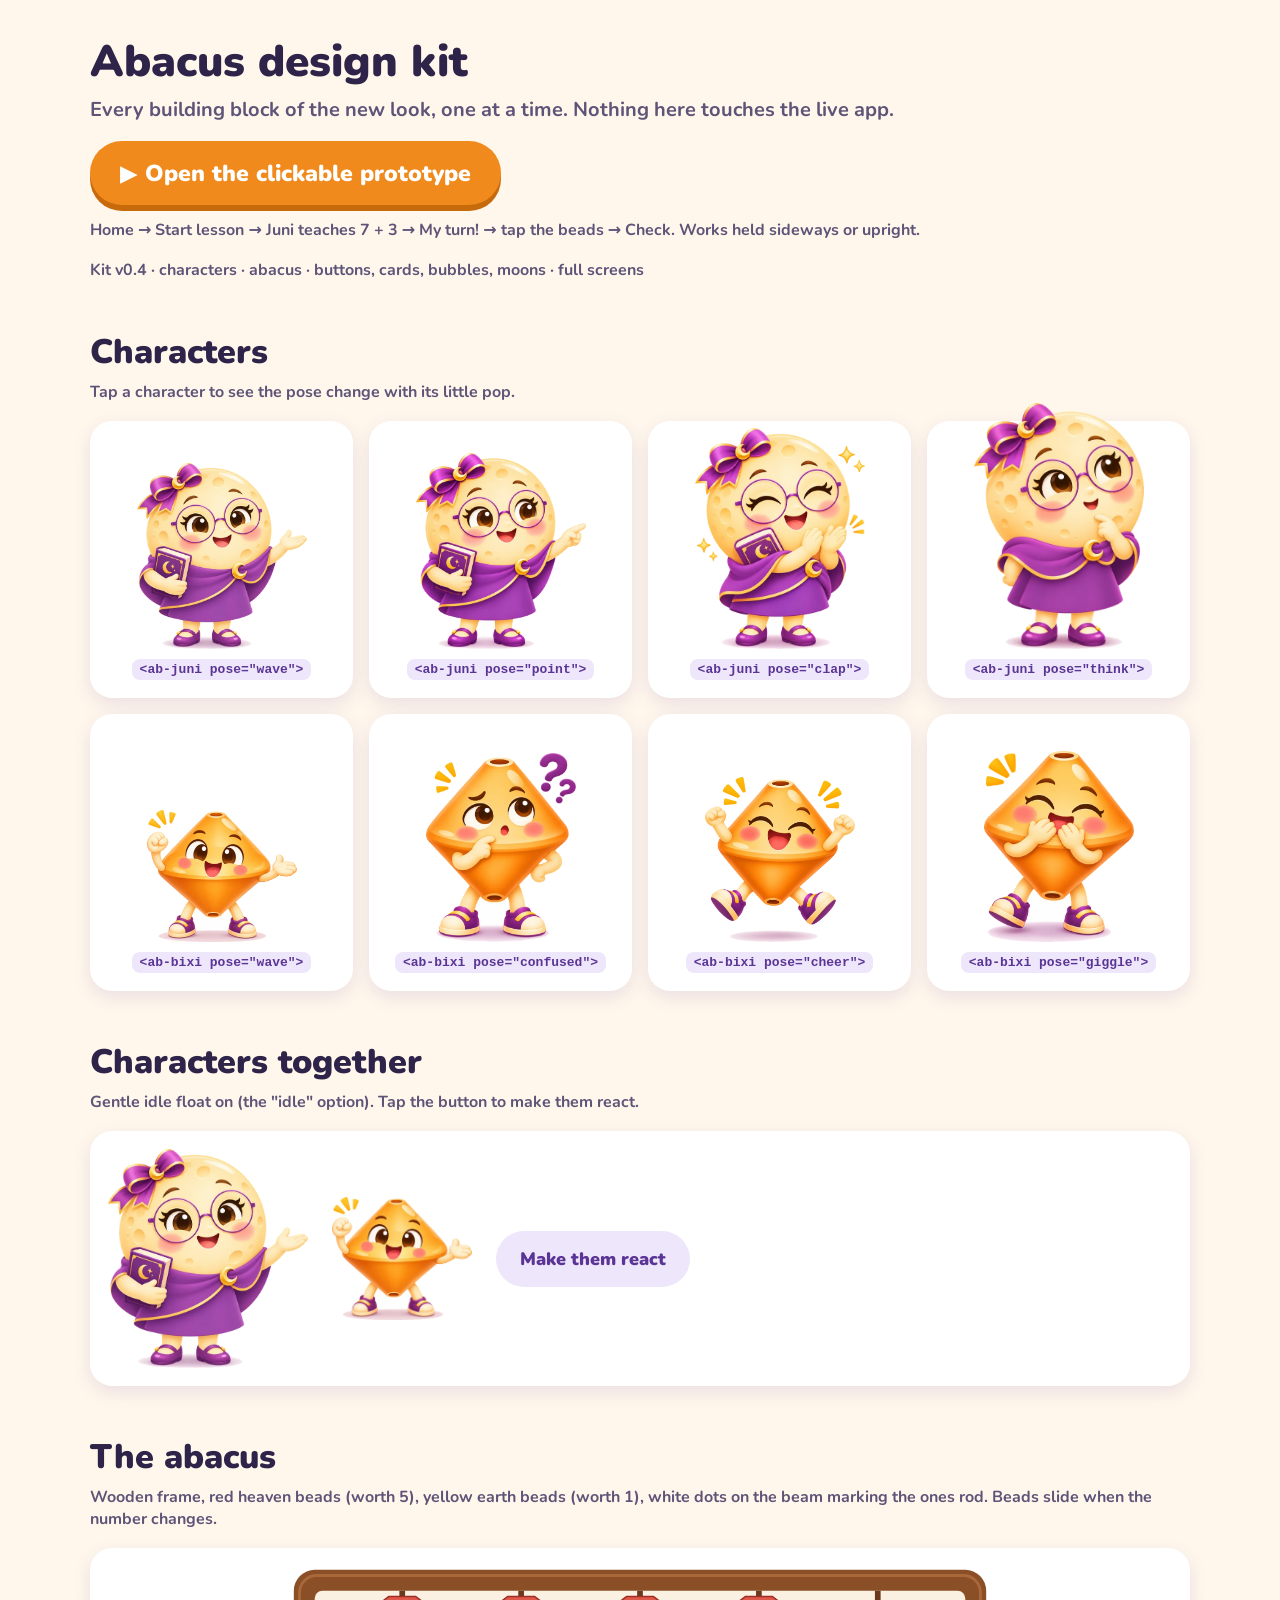
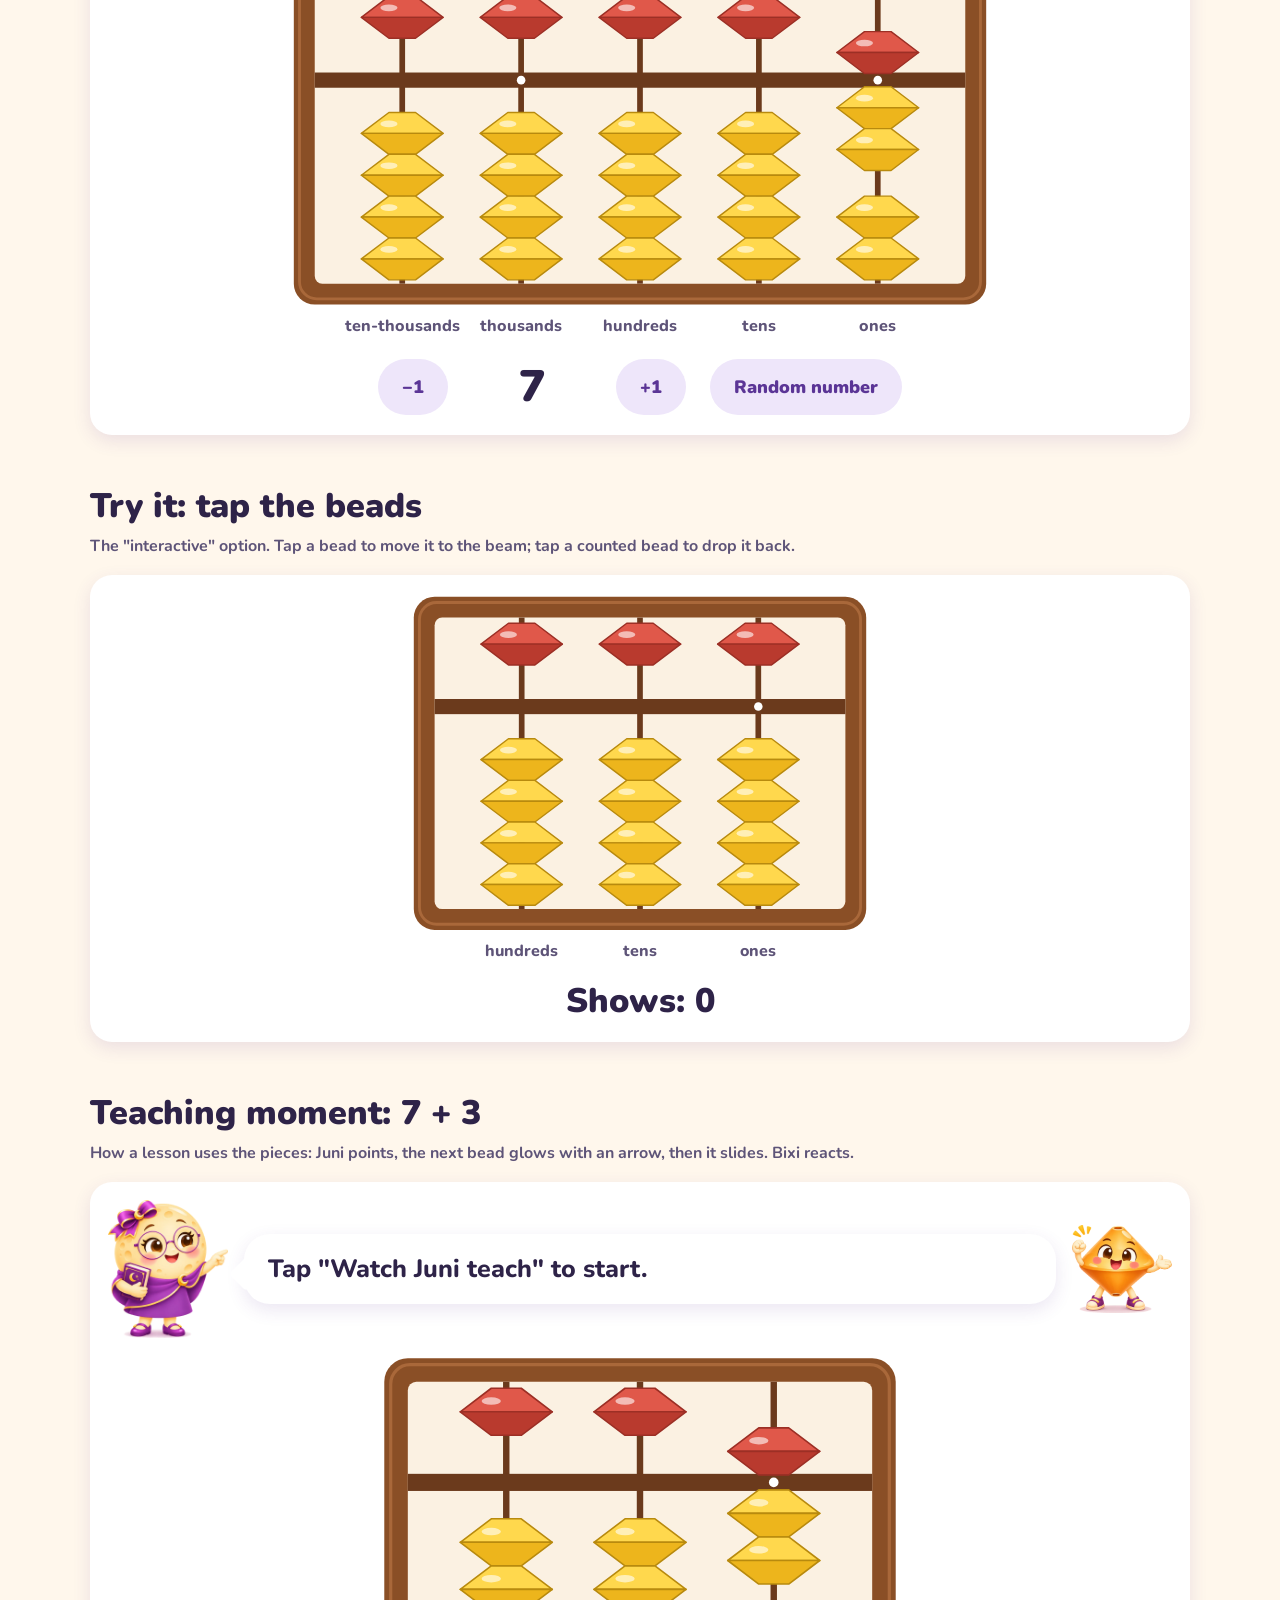
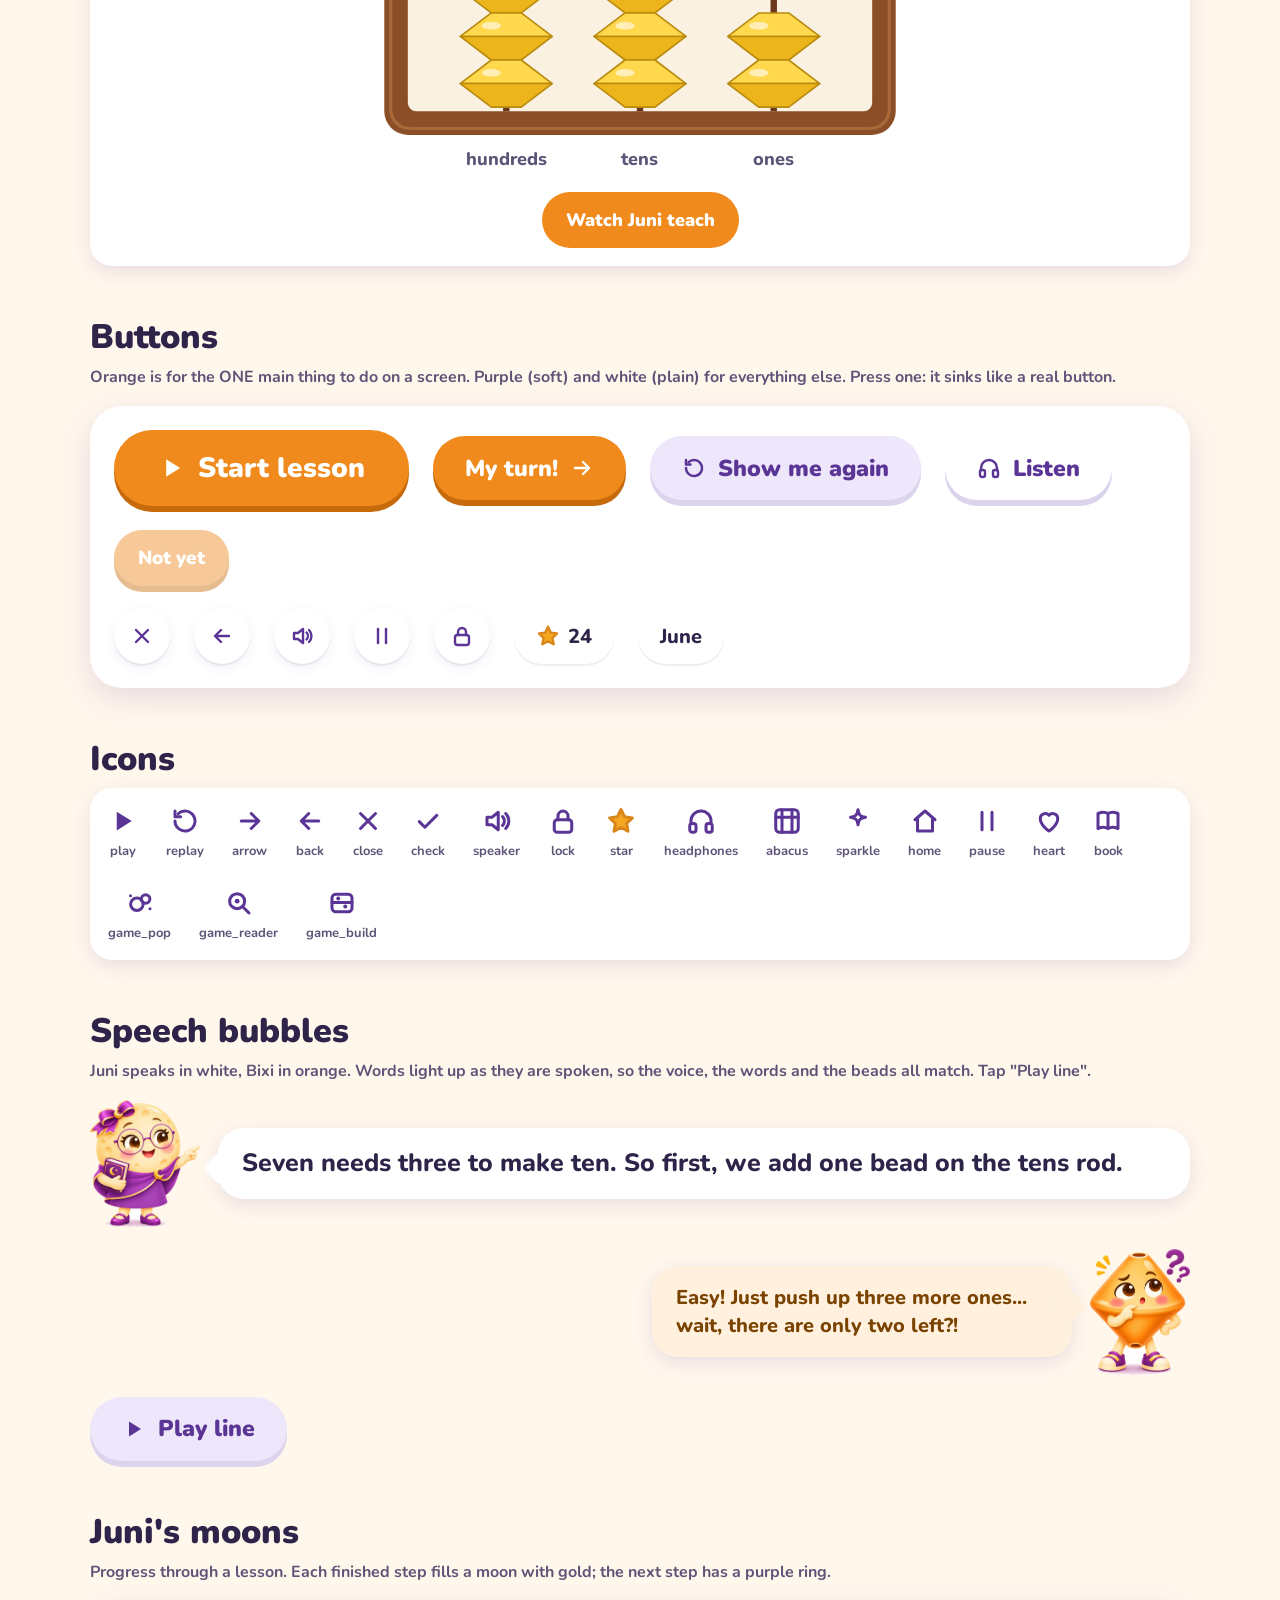
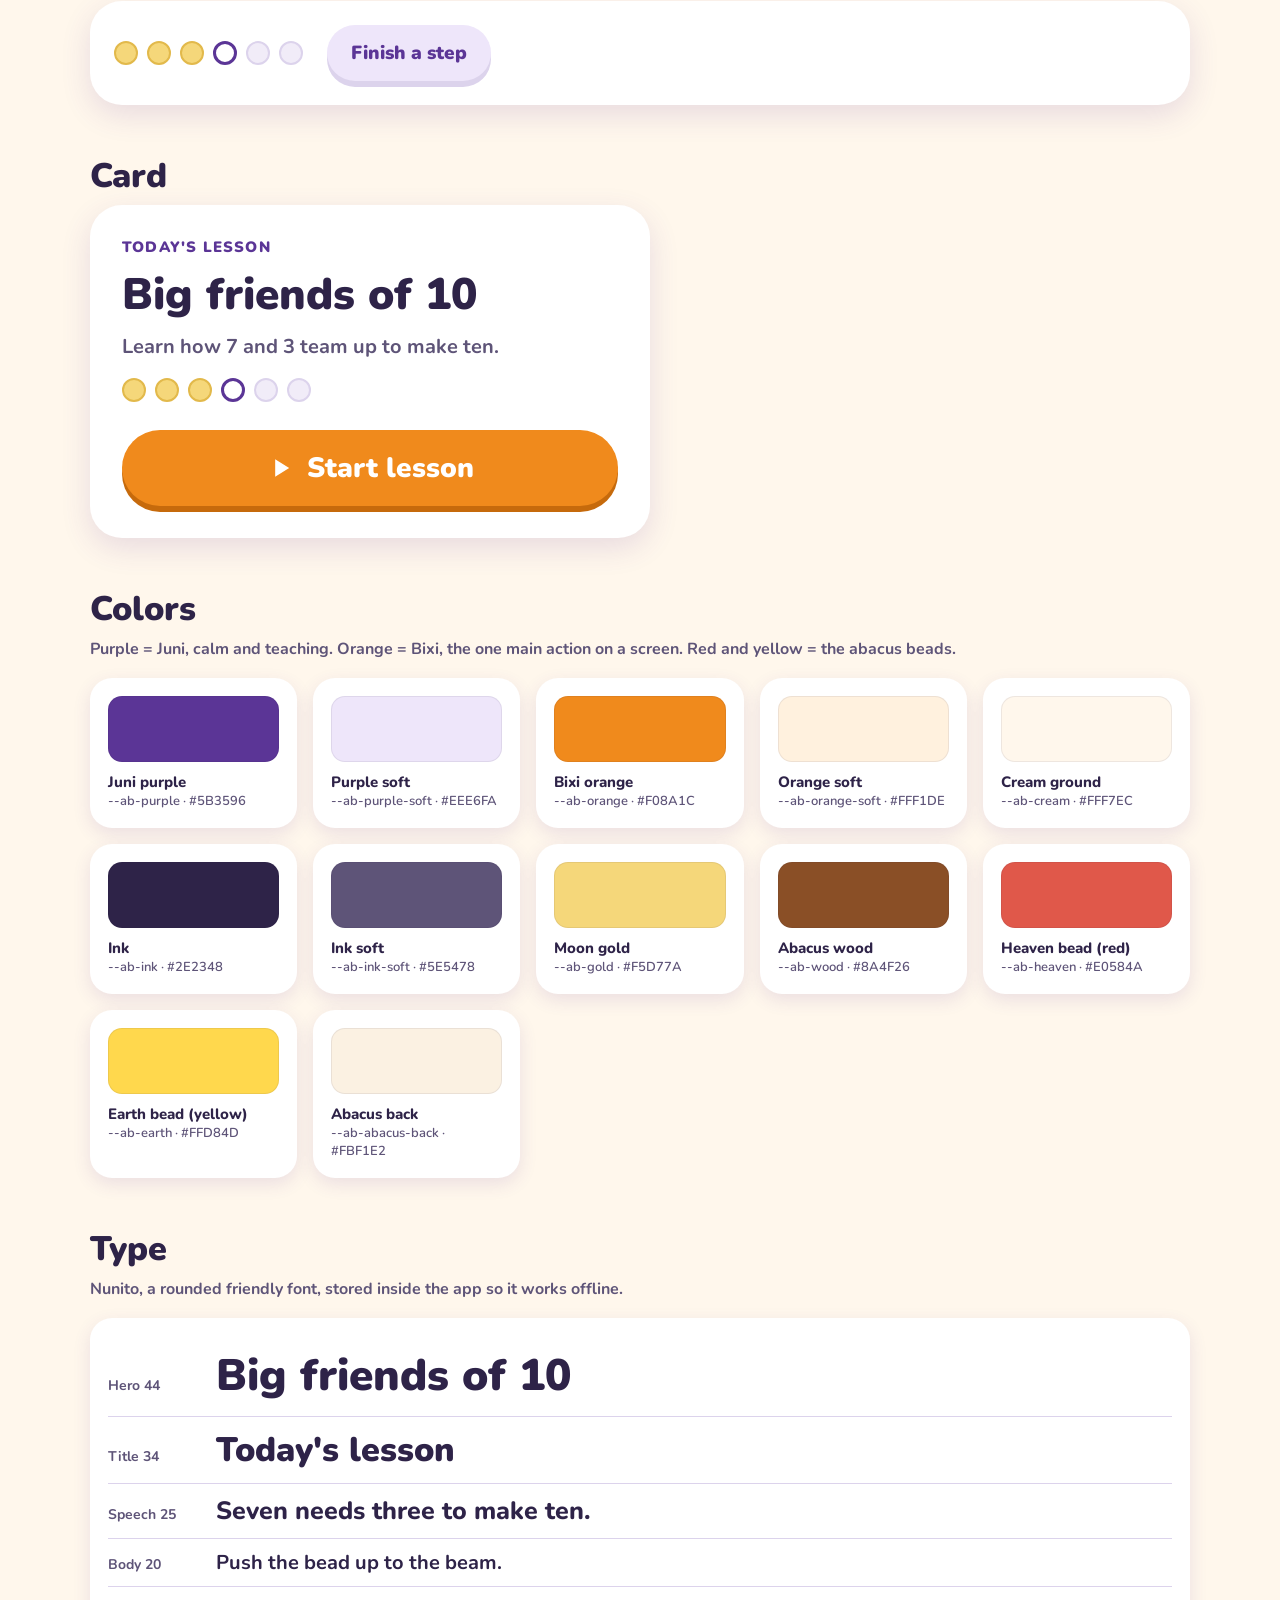
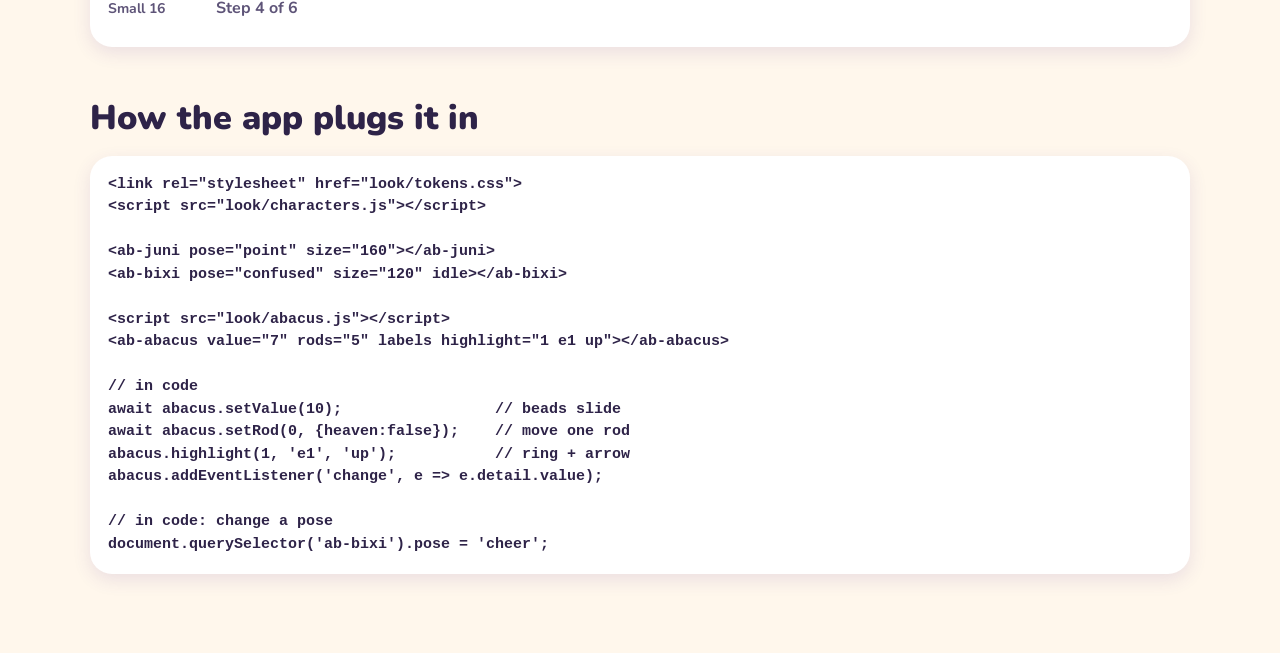
<file: look/index.html>
<!doctype html>
<html lang="en">
<head>
<meta charset="utf-8">
<meta name="viewport" content="width=device-width, initial-scale=1, viewport-fit=cover">
<title>Abacus design kit</title>
<link rel="stylesheet" href="tokens.css">
<script src="characters.js"></script>
<script src="abacus.js"></script>
<script src="ui.js"></script>
<script src="screens.js"></script>
<style>
  body { margin: 0; background: var(--ab-cream); color: var(--ab-ink); font-family: var(--ab-font); font-weight: 700; }
  main { max-width: 1100px; margin: 0 auto; padding: 32px 24px 64px; }
  h1 { font-size: var(--ab-text-hero); font-weight: 900; margin: 0 0 4px; }
  h2 { font-size: var(--ab-text-xl); font-weight: 900; margin: 48px 0 6px; }
  p.lead { color: var(--ab-ink-soft); font-size: var(--ab-text-md); margin: 0 0 8px; }
  .note { color: var(--ab-ink-soft); font-size: var(--ab-text-sm); margin: 0 0 18px; }
  .grid { display: grid; grid-template-columns: repeat(auto-fill, minmax(180px, 1fr)); gap: 16px; }
  .card { background: var(--ab-white); border-radius: var(--ab-radius-md); box-shadow: var(--ab-shadow-soft); padding: 18px; }
  .swatch { height: 64px; border-radius: var(--ab-radius-sm); margin-bottom: 10px; border: 1px solid rgba(46,35,72,0.08); }
  .swatch-name { font-size: 15px; font-weight: 800; }
  .swatch-val { font-size: 13px; color: var(--ab-ink-soft); font-weight: 600; }
  .cast { display: grid; grid-template-columns: repeat(auto-fill, minmax(220px, 1fr)); gap: 16px; }
  .who { display: flex; flex-direction: column; align-items: center; gap: 10px; cursor: pointer; border: none; font: inherit; color: inherit; }
  .who .stage { height: 210px; display: flex; align-items: flex-end; justify-content: center; }
  .who code { font-size: 13px; color: var(--ab-purple); background: var(--ab-purple-soft); padding: 3px 8px; border-radius: 8px; }
  .type-row { display: flex; align-items: baseline; gap: 18px; padding: 10px 0; border-bottom: 1px solid var(--ab-purple-line); }
  .type-row span:first-child { width: 90px; font-size: 14px; color: var(--ab-ink-soft); }
  pre { background: var(--ab-white); border-radius: var(--ab-radius-md); padding: 18px; overflow-x: auto; font-size: 15px; line-height: 1.5; box-shadow: var(--ab-shadow-soft); }
  .live { display: flex; align-items: center; gap: 24px; flex-wrap: wrap; }
  .pill { min-height: var(--ab-tap-min); padding: 0 24px; border: none; border-radius: var(--ab-radius-pill); background: var(--ab-purple-soft); color: var(--ab-purple); font: inherit; font-size: 18px; font-weight: 900; cursor: pointer; }
</style>
</head>
<body>
<main>
  <h1>Abacus design kit</h1>
  <p class="lead">Every building block of the new look, one at a time. Nothing here touches the live app.</p>
  <p style="margin:18px 0 0"><a href="prototype.html" style="display:inline-flex;align-items:center;gap:10px;min-height:64px;padding:0 30px;border-radius:999px;background:var(--ab-orange);color:#fff;font-size:23px;font-weight:900;text-decoration:none;box-shadow:0 6px 0 var(--ab-orange-deep)">▶ Open the clickable prototype</a></p>
  <p class="note" style="margin-top:14px">Home → Start lesson → Juni teaches 7 + 3 → My turn! → tap the beads → Check. Works held sideways or upright.</p>
  <p class="note">Kit v0.4 · characters · abacus · buttons, cards, bubbles, moons · full screens</p>

  <h2>Characters</h2>
  <p class="note">Tap a character to see the pose change with its little pop.</p>
  <div class="cast" id="cast"></div>

  <h2>Characters together</h2>
  <p class="note">Gentle idle float on (the "idle" option). Tap the button to make them react.</p>
  <div class="card live">
    <ab-juni pose="wave" size="200" idle id="dJuni"></ab-juni>
    <ab-bixi pose="wave" size="140" idle id="dBixi"></ab-bixi>
    <button class="pill" id="react">Make them react</button>
  </div>

  <h2>The abacus</h2>
  <p class="note">Wooden frame, red heaven beads (worth 5), yellow earth beads (worth 1), white dots on the beam marking the ones rod. Beads slide when the number changes.</p>
  <div class="card" style="display:flex; flex-direction:column; align-items:center; gap:16px">
    <ab-abacus id="abA" value="7" rods="5" size="700" labels></ab-abacus>
    <div class="live" style="justify-content:center">
      <button class="pill" id="abMinus" aria-label="One less">−1</button>
      <span id="abNum" style="font-size: var(--ab-text-hero); font-weight: 900; min-width: 120px; text-align: center">7</span>
      <button class="pill" id="abPlus" aria-label="One more">+1</button>
      <button class="pill" id="abRand">Random number</button>
    </div>
  </div>

  <h2>Try it: tap the beads</h2>
  <p class="note">The "interactive" option. Tap a bead to move it to the beam; tap a counted bead to drop it back.</p>
  <div class="card" style="display:flex; flex-direction:column; align-items:center; gap:12px">
    <ab-abacus id="abB" value="0" rods="3" size="460" labels interactive></ab-abacus>
    <span style="font-size: var(--ab-text-xl); font-weight: 900">Shows: <span id="abBNum">0</span></span>
  </div>

  <h2>Teaching moment: 7 + 3</h2>
  <p class="note">How a lesson uses the pieces: Juni points, the next bead glows with an arrow, then it slides. Bixi reacts.</p>
  <div class="card" style="display:flex; flex-direction:column; gap:16px">
    <div style="display:flex; align-items:center; gap:16px">
      <ab-juni id="tJuni" pose="point" size="120"></ab-juni>
      <ab-bubble id="tSay" tail="left" style="flex:1">Tap "Watch Juni teach" to start.</ab-bubble>
      <ab-bixi id="tBixi" pose="wave" size="100"></ab-bixi>
    </div>
    <div style="display:flex; justify-content:center"><ab-abacus id="abT" value="7" rods="3" size="520" labels></ab-abacus></div>
    <div style="display:flex; justify-content:center"><button class="pill" id="teach" style="background: var(--ab-orange); color: #fff">Watch Juni teach</button></div>
  </div>

  <h2>Buttons</h2>
  <p class="note">Orange is for the ONE main thing to do on a screen. Purple (soft) and white (plain) for everything else. Press one: it sinks like a real button.</p>
  <ab-card>
    <div class="live">
      <ab-button variant="primary" size="lg" icon="play">Start lesson</ab-button>
      <ab-button variant="primary" icon-end="arrow">My turn!</ab-button>
      <ab-button variant="soft" icon="replay">Show me again</ab-button>
      <ab-button variant="plain" icon="headphones">Listen</ab-button>
      <ab-button variant="primary" size="sm" disabled>Not yet</ab-button>
    </div>
    <div class="live" style="margin-top:22px">
      <ab-icon-button icon="close" label="Close"></ab-icon-button>
      <ab-icon-button icon="back" label="Back"></ab-icon-button>
      <ab-icon-button icon="speaker" label="Hear it again"></ab-icon-button>
      <ab-icon-button icon="pause" label="Pause"></ab-icon-button>
      <ab-icon-button icon="lock" label="Grown-ups"></ab-icon-button>
      <ab-chip icon="star">24</ab-chip>
      <ab-chip>June</ab-chip>
    </div>
  </ab-card>

  <h2>Icons</h2>
  <div class="card live" id="icons" style="gap:28px"></div>

  <h2>Speech bubbles</h2>
  <p class="note">Juni speaks in white, Bixi in orange. Words light up as they are spoken, so the voice, the words and the beads all match. Tap "Play line".</p>
  <div style="display:flex; flex-direction:column; gap:22px">
    <div style="display:flex; align-items:center; gap:18px">
      <ab-juni pose="point" size="110"></ab-juni>
      <ab-bubble id="bJ" tail="left" style="flex:1">Seven needs three to make ten. So first, we add one bead on the tens rod.</ab-bubble>
    </div>
    <div style="display:flex; align-items:center; gap:18px; justify-content:flex-end">
      <ab-bubble id="bB" tone="bixi" tail="right" size="20" style="max-width:420px">Easy! Just push up three more ones... wait, there are only two left?!</ab-bubble>
      <ab-bixi pose="confused" size="100"></ab-bixi>
    </div>
    <div><ab-button variant="soft" icon="play" id="playLine">Play line</ab-button></div>
  </div>

  <h2>Juni's moons</h2>
  <p class="note">Progress through a lesson. Each finished step fills a moon with gold; the next step has a purple ring.</p>
  <ab-card>
    <div class="live">
      <ab-moons id="moons" total="6" done="3"></ab-moons>
      <ab-button variant="soft" size="sm" id="moonStep">Finish a step</ab-button>
    </div>
  </ab-card>

  <h2>Card</h2>
  <ab-card pad="lg" style="max-width:560px">
    <div style="font-size:15px; font-weight:900; letter-spacing:.08em; text-transform:uppercase; color:var(--ab-purple)">Today's lesson</div>
    <div style="font-size:var(--ab-text-hero); font-weight:900; margin:8px 0">Big friends of 10</div>
    <div style="font-size:var(--ab-text-md); color:var(--ab-ink-soft); margin-bottom:18px">Learn how 7 and 3 team up to make ten.</div>
    <ab-moons total="6" done="3"></ab-moons>
    <div style="margin-top:22px"><ab-button size="lg" icon="play" style="width:100%">Start lesson</ab-button></div>
  </ab-card>

  <h2>Colors</h2>
  <p class="note">Purple = Juni, calm and teaching. Orange = Bixi, the one main action on a screen. Red and yellow = the abacus beads.</p>
  <div class="grid" id="swatches"></div>

  <h2>Type</h2>
  <p class="note">Nunito, a rounded friendly font, stored inside the app so it works offline.</p>
  <div class="card">
    <div class="type-row"><span>Hero 44</span><span style="font-size: var(--ab-text-hero); font-weight: 900">Big friends of 10</span></div>
    <div class="type-row"><span>Title 34</span><span style="font-size: var(--ab-text-xl); font-weight: 900">Today's lesson</span></div>
    <div class="type-row"><span>Speech 25</span><span style="font-size: var(--ab-text-lg); font-weight: 800">Seven needs three to make ten.</span></div>
    <div class="type-row"><span>Body 20</span><span style="font-size: var(--ab-text-md); font-weight: 700">Push the bead up to the beam.</span></div>
    <div class="type-row" style="border: none"><span>Small 16</span><span style="font-size: var(--ab-text-sm); font-weight: 700; color: var(--ab-ink-soft)">Step 4 of 6</span></div>
  </div>

  <h2>How the app plugs it in</h2>
  <pre>&lt;link rel="stylesheet" href="look/tokens.css"&gt;
&lt;script src="look/characters.js"&gt;&lt;/script&gt;

&lt;ab-juni pose="point" size="160"&gt;&lt;/ab-juni&gt;
&lt;ab-bixi pose="confused" size="120" idle&gt;&lt;/ab-bixi&gt;

&lt;script src="look/abacus.js"&gt;&lt;/script&gt;
&lt;ab-abacus value="7" rods="5" labels highlight="1 e1 up"&gt;&lt;/ab-abacus&gt;

// in code
await abacus.setValue(10);                 // beads slide
await abacus.setRod(0, {heaven:false});    // move one rod
abacus.highlight(1, 'e1', 'up');           // ring + arrow
abacus.addEventListener('change', e =&gt; e.detail.value);

// in code: change a pose
document.querySelector('ab-bixi').pose = 'cheer';</pre>
</main>
<script>
  const cast = ABKit.cast, box = document.getElementById('cast');
  for (const who in cast) for (const p in cast[who].poses) {
    const b = document.createElement('button'); b.className = 'card who'; b.setAttribute('aria-label', `${cast[who].name} ${cast[who].poses[p]}`);
    b.innerHTML = `<div class="stage"><ab-${who} pose="${p}" size="${who === 'juni' ? 170 : 150}"></ab-${who}></div><code>&lt;ab-${who} pose="${p}"&gt;</code>`;
    const el = b.querySelector(`ab-${who}`), poses = Object.keys(cast[who].poses);
    b.addEventListener('click', () => { el.pose = poses[(poses.indexOf(el.pose) + 1) % poses.length]; b.querySelector('code').textContent = `<ab-${who} pose="${el.pose}">`; });
    box.appendChild(b);
  }
  const sw = [['--ab-purple','Juni purple'],['--ab-purple-soft','Purple soft'],['--ab-orange','Bixi orange'],['--ab-orange-soft','Orange soft'],
    ['--ab-cream','Cream ground'],['--ab-ink','Ink'],['--ab-ink-soft','Ink soft'],['--ab-gold','Moon gold'],
    ['--ab-wood','Abacus wood'],['--ab-heaven','Heaven bead (red)'],['--ab-earth','Earth bead (yellow)'],['--ab-abacus-back','Abacus back']];
  const cs = getComputedStyle(document.documentElement), sbox = document.getElementById('swatches');
  for (const [v, n] of sw) { const val = cs.getPropertyValue(v).trim();
    sbox.insertAdjacentHTML('beforeend', `<div class="card"><div class="swatch" style="background:var(${v})"></div><div class="swatch-name">${n}</div><div class="swatch-val">${v} · ${val}</div></div>`); }
  const seq = [['point','confused'],['clap','cheer'],['think','giggle'],['wave','wave']]; let k = 0;
  document.getElementById('react').addEventListener('click', () => { const [j, x] = seq[k++ % seq.length]; dJuni.pose = j; dBixi.pose = x; });
  const abA = document.getElementById('abA'), abNum = document.getElementById('abNum');
  const showA = n => { n = Math.max(0, Math.min(99999, n)); abA.setValue(n); abNum.textContent = n; };
  abMinus.onclick = () => showA(abA.value - 1); abPlus.onclick = () => showA(abA.value + 1);
  abRand.onclick = () => showA(Math.floor(Math.random() * 1000));
  abB.addEventListener('change', e => { abBNum.textContent = e.detail.value; });
  let kTimer = null;
  function karaoke(b, t) { clearInterval(kTimer); const n = t.split(/\s+/).length; let i = 0; b.mark(0);
    kTimer = setInterval(() => { i++; if (i >= n) { clearInterval(kTimer); b.mark(n); } else b.mark(i); }, 230); }
  for (const name of ABKit.icons) document.getElementById('icons').insertAdjacentHTML('beforeend',
    `<div style="display:flex;flex-direction:column;align-items:center;gap:6px;color:var(--ab-purple)"><ab-icon name="${name}" size="30"></ab-icon><span style="font-size:13px;color:var(--ab-ink-soft)">${name}</span></div>`);
  playLine.onclick = () => { karaoke(bJ, bJ._text); setTimeout(() => karaoke2(bB), 230 * 18); };
  let k2 = null;
  function karaoke2(b) { clearInterval(k2); const n = b._text.split(/\s+/).length; let i = 0; b.mark(0);
    k2 = setInterval(() => { i++; if (i >= n) { clearInterval(k2); b.mark(n); } else b.mark(i); }, 230); }
  moonStep.onclick = () => { const d = (+moons.getAttribute('done') + 1) % 7; moons.setAttribute('done', d); };
  const wait = ms => new Promise(r => setTimeout(r, ms)); let busy = false;
  teach.onclick = async () => {
    if (busy) return; busy = true;
    const say = t => { tSay.say(t); karaoke(tSay, t); };
    tJuni.pose = 'point'; tBixi.pose = 'wave'; abT.clearHighlight(); await abT.setValue(7);
    say('We have seven. We want to add three.'); await wait(1800);
    tBixi.pose = 'confused'; say('Bixi wants three more ones... but only two are left!'); await wait(2200);
    tBixi.pose = 'wave'; tJuni.pose = 'think'; say('Seven needs three to make ten. So we use the big friend!'); await wait(2200);
    tJuni.pose = 'point'; abT.highlight(1, 'e1', 'up'); say('First, add one bead on the tens rod.'); await wait(1600);
    await abT.setRod(1, {earth: 1}); abT.clearHighlight(); await wait(700);
    abT.highlight(0, 'h', 'up'); say('Then take away seven from the ones. The five goes up...'); await wait(1600);
    await abT.setRod(0, {heaven: false}); abT.clearHighlight(); await wait(500);
    abT.highlight(0, 'e2', 'down'); say('...and the two go down.'); await wait(1400);
    await abT.setRod(0, {earth: 0}); abT.clearHighlight();
    tJuni.pose = 'clap'; tBixi.pose = 'cheer'; say('Ten! Seven plus three is ten.'); await wait(1500);
    busy = false;
  };
</script>
</body>
</html>
</file>
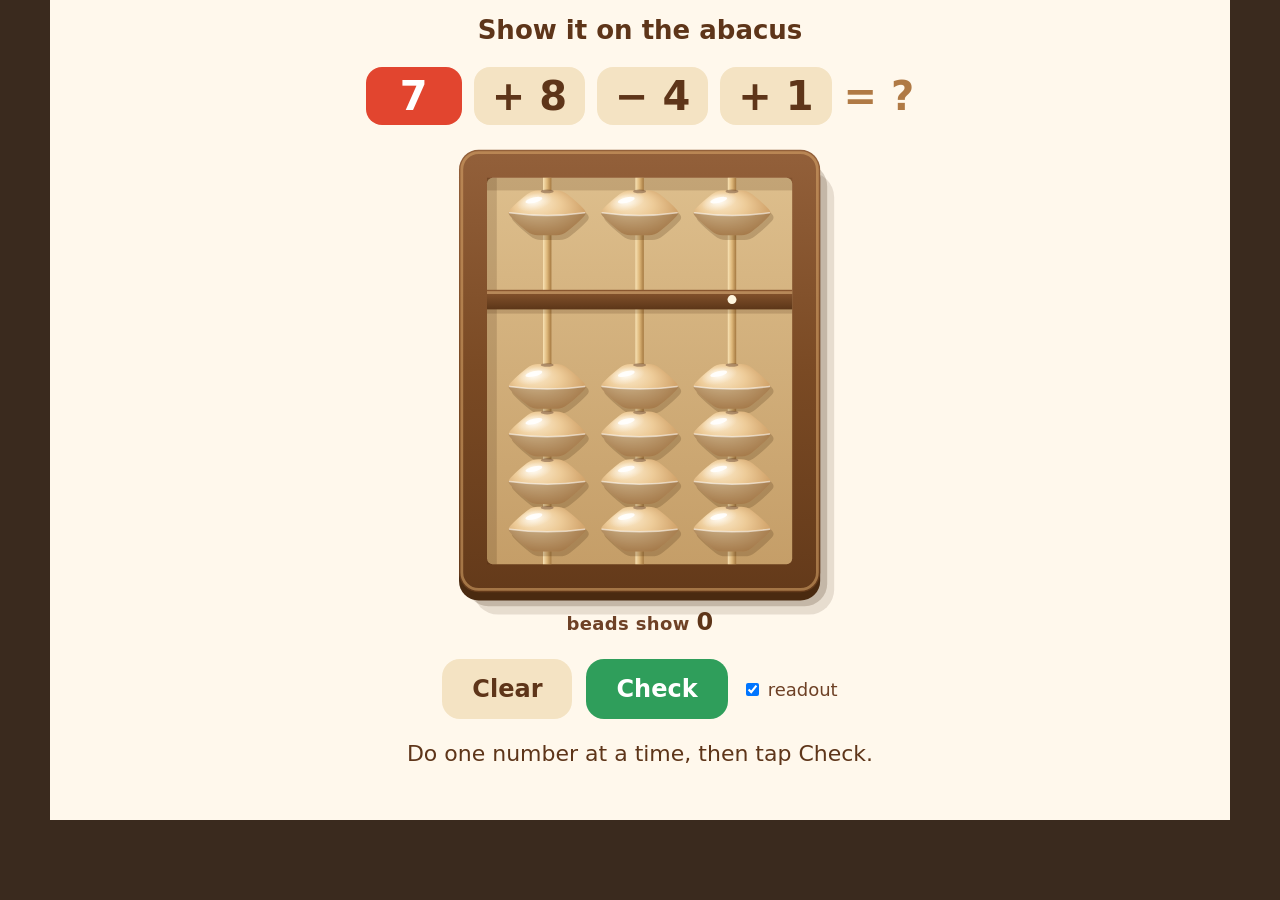
<file: abacus-input-demo.html>
<!DOCTYPE html>
<html lang="en">
<head>
<meta charset="utf-8">
<meta name="viewport" content="width=device-width, initial-scale=1, viewport-fit=cover">
<title>AbacusInput demo</title>
<link rel="stylesheet" href="abacus-input.css">
<style>
  html, body { margin: 0; height: 100%; background: #3a2a1e; font-family: system-ui, -apple-system, sans-serif; }
  .ipad { width: 1180px; height: 820px; margin: 0 auto; background: #FFF8EC; display: flex; flex-direction: column;
    align-items: center; justify-content: center; gap: 22px; box-sizing: border-box; padding: 24px; }
  h1 { margin: 0; font-size: 26px; color: #5E3519; }
  .problem { display: flex; gap: 12px; align-items: center; }
  .term { font-size: 40px; font-weight: 800; color: #5E3519; padding: 6px 18px; border-radius: 16px; background: #F4E3C3; min-width: 60px; text-align: center; }
  .term.now { background: #E2452F; color: #fff; }
  .term.done { opacity: .45; }
  .term .tick { font-size: 18px; margin-left: 4px; }
  .eq { font-size: 40px; font-weight: 800; color: #B07A45; }
  .row { display: flex; gap: 14px; align-items: center; }
  button { font: 700 24px system-ui, sans-serif; border: 0; border-radius: 18px; padding: 14px 30px; min-height: 60px; cursor: pointer; }
  .check { background: #2F9E5B; color: #fff; }
  .clear { background: #F4E3C3; color: #5E3519; }
  label { font-size: 18px; color: #6E4126; display: flex; align-items: center; gap: 6px; }
  .result { min-height: 64px; max-width: 760px; text-align: center; font-size: 22px; color: #5E3519; }
  .result small { display: block; font-size: 15px; color: #8A5530; margin-top: 4px; }
</style>
</head>
<body>
<div class="ipad">
  <h1>Show it on the abacus</h1>
  <div class="problem" id="problem"></div>
  <div id="abacus"></div>
  <div class="row">
    <button class="clear" id="clear">Clear</button>
    <button class="check" id="check">Check</button>
    <label><input type="checkbox" id="readout" checked> readout</label>
  </div>
  <div class="result" id="result" aria-live="polite">Do one number at a time, then tap Check.</div>
</div>
<script src="engine.js"></script>
<script src="abacus-input.js"></script>
<script>
  const terms = [7, 8, -4, 1];
  let idx = 0, running = 0, termStart = 0;   // termStart = index into ab.moves() where this term began
  const $ = id => document.getElementById(id);
  const ab = AbacusInput.create($('abacus'), { rods: 3, showReadout: true,
    onChange: () => { $('result').textContent = ''; },
    onBead: () => {} /* sound hook: play a click here */ });
  window.ab = ab;

  function drawProblem(marks) {
    $('problem').innerHTML = terms.map((t, i) => {
      const s = i === 0 ? String(t) : (t < 0 ? '− ' : '+ ') + Math.abs(t);
      const cls = i < idx ? 'done' : i === idx ? 'now' : '';
      return `<span class="term ${cls}">${s}${marks[i] ? '<span class="tick">' + marks[i] + '</span>' : ''}</span>`;
    }).join('') + '<span class="eq">= ?</span>';
  }
  const marks = [];
  drawProblem(marks);

  $('check').addEventListener('click', () => {
    if (idx >= terms.length) return;
    const term = terms[idx];
    const r = AbacusInput.checkMethod(running, term, ab.moves(termStart));
    window.lastCheck = r;
    if (!r.valueOk) {
      $('result').innerHTML = `The beads show ${ab.value()}. Try again! <small>${r.hint}</small>`;
      return;
    }
    marks[idx] = r.ok ? '★' : '✓';
    running += term; idx++; termStart = ab.moves().length;
    drawProblem(marks);
    const tail = idx >= terms.length ? ` All done: ${running}!` : '';
    $('result').innerHTML = (r.ok ? r.hint : 'Right number! ' + r.hint) + tail +
      `<small>expected: ${r.expected.text} — you did: ${r.actual.text || 'nothing'}</small>`;
  });
  $('clear').addEventListener('click', () => {
    idx = 0; running = 0; termStart = 0; marks.length = 0; ab.clear(); drawProblem(marks);
    $('result').textContent = 'Do one number at a time, then tap Check.';
  });
  $('readout').addEventListener('change', e => ab.setReadout(e.target.checked));
</script>
</body>
</html>
</file>
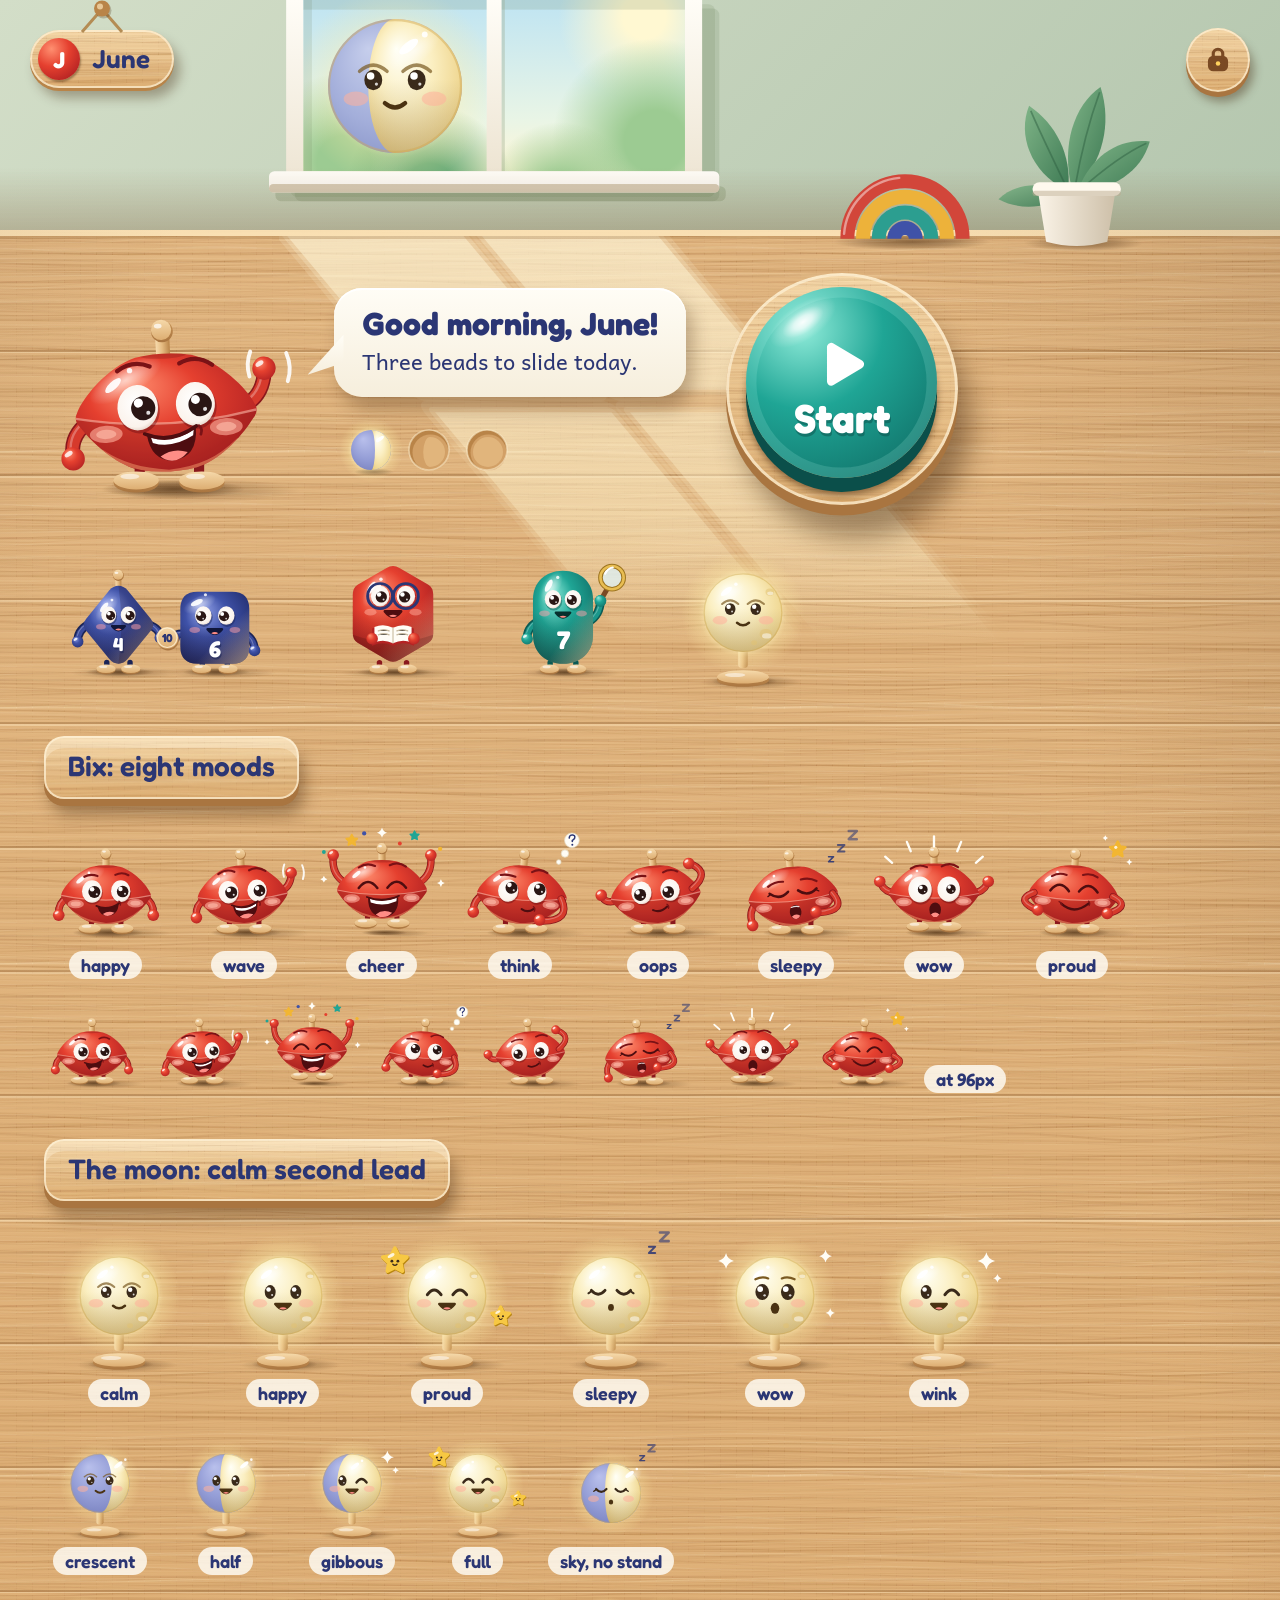
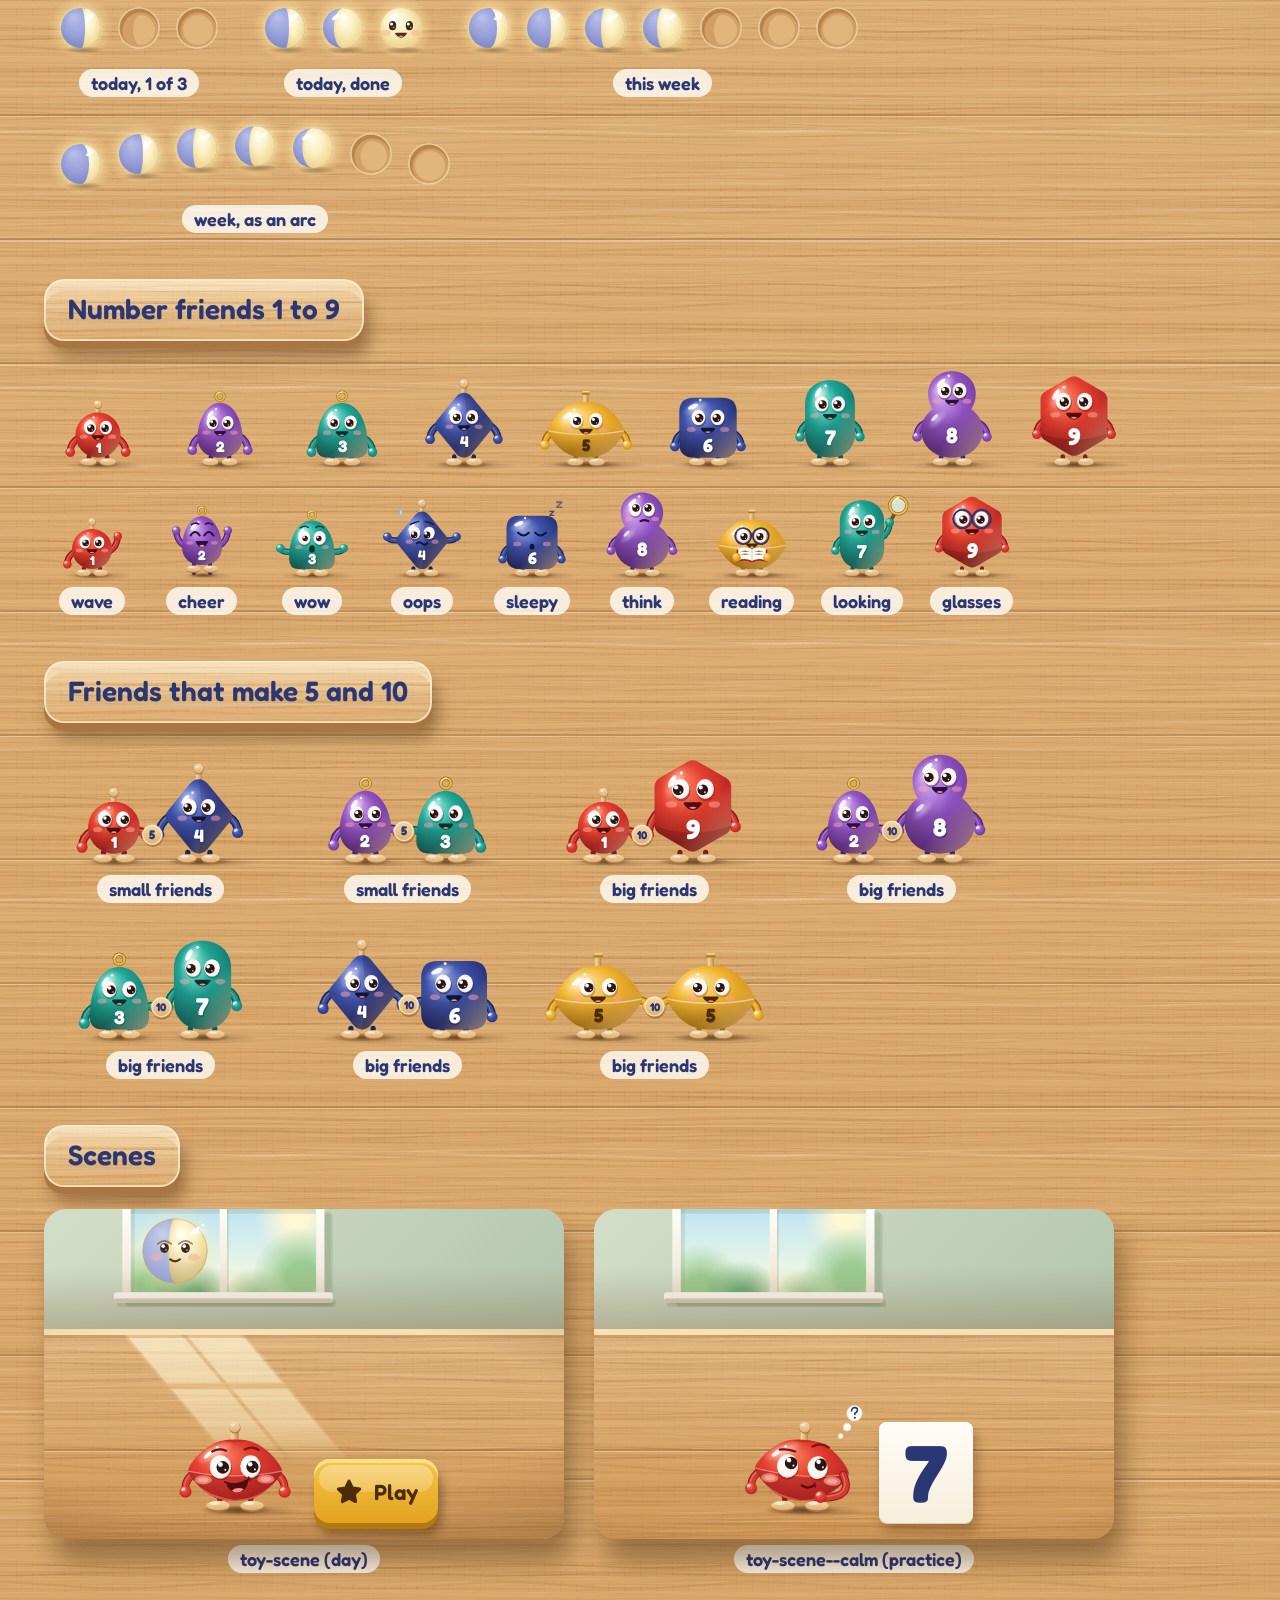
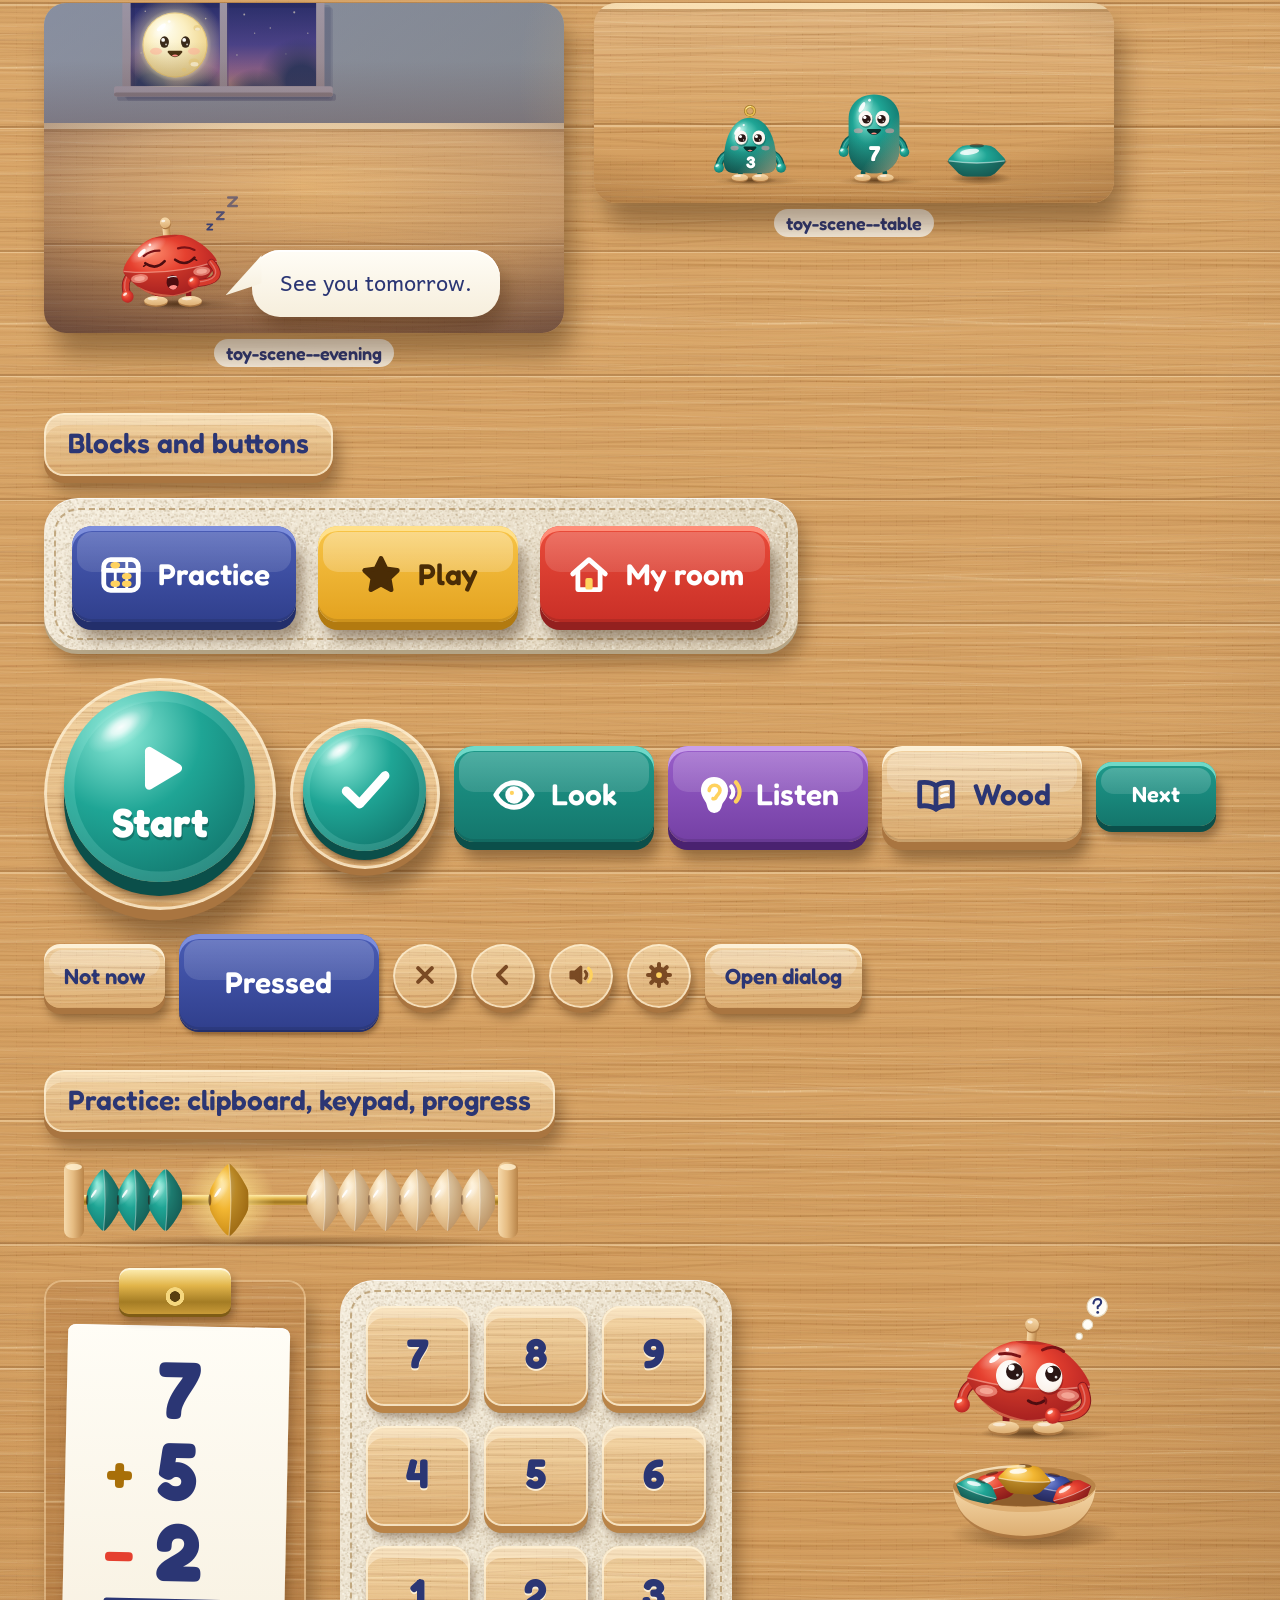
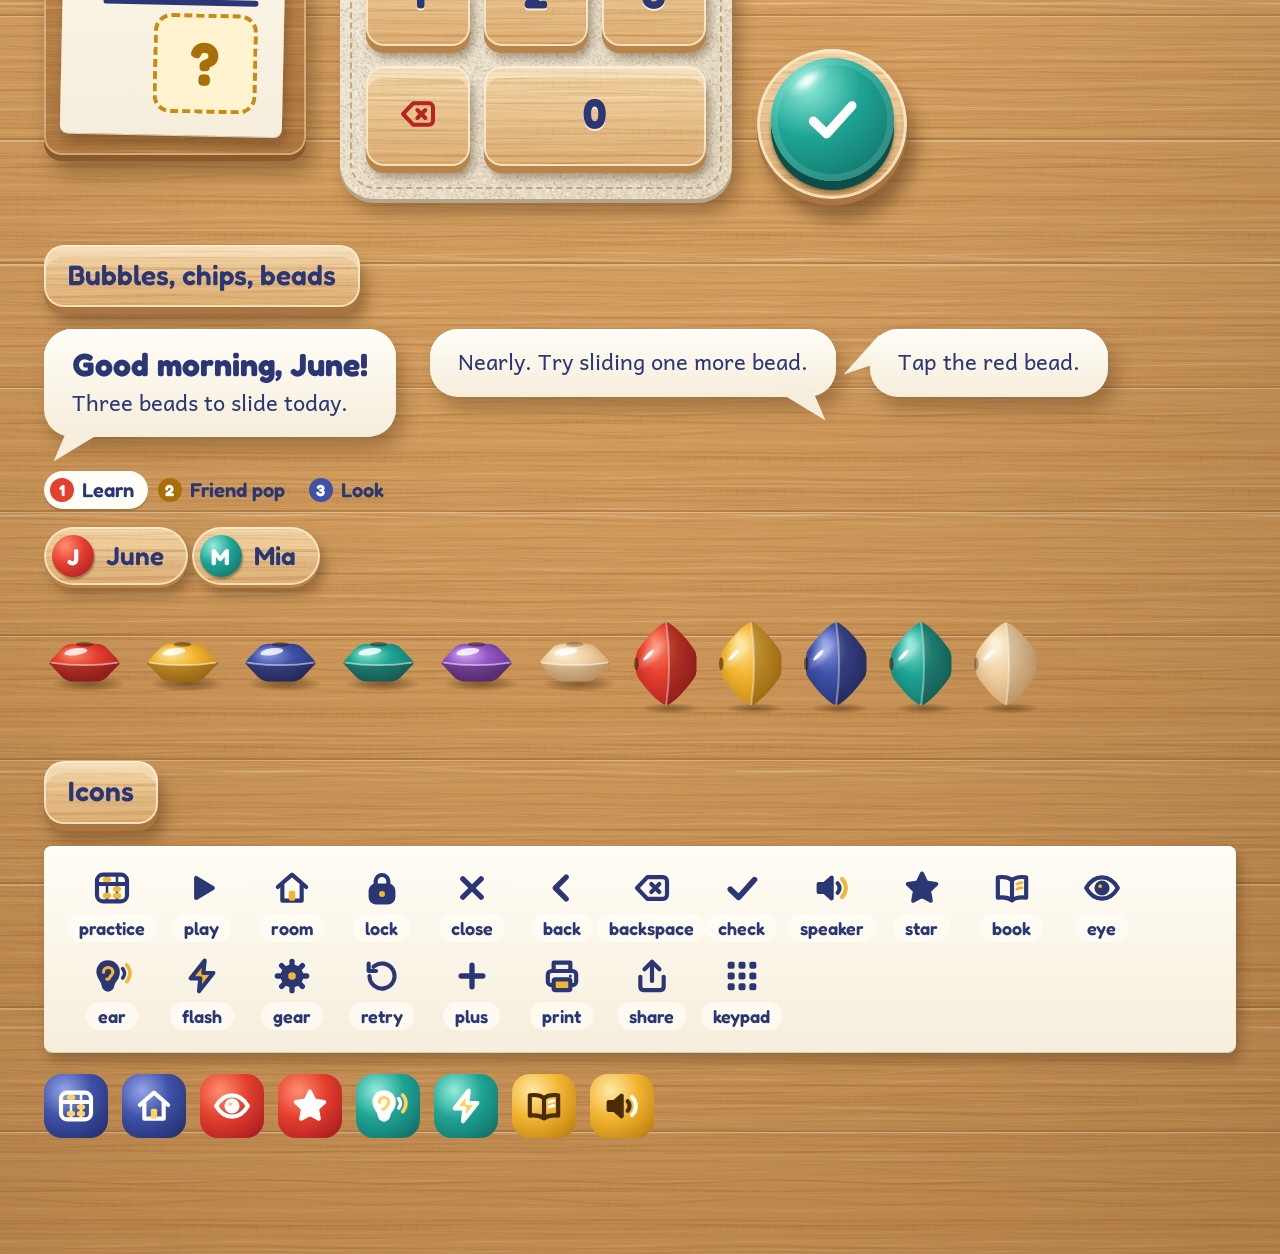
<file: toykit.html>
<!doctype html>
<html lang="en"><head><meta charset="utf-8"><meta name="viewport" content="width=device-width,initial-scale=1">
<title>Toy Table kit</title><link rel="stylesheet" href="toy.css">
<style>
  body{margin:0}
  .top{position:relative;height:var(--toy-wall-h)}
  .top .tagpos{position:absolute;left:30px;top:6px}
  .top .lockpos{position:absolute;right:30px;top:28px}
  .top .shelf{position:absolute;right:120px;bottom:-22px;display:flex;align-items:flex-end;gap:10px}
  main{padding:34px clamp(20px,3.4vw,44px) 70px}
  section{margin:0 0 46px}
  section > .toy-plaque{display:table;margin:0 0 22px}
  .row{display:flex;flex-wrap:wrap;gap:18px 14px;align-items:flex-end}
  .cell{display:flex;flex-direction:column;align-items:center;gap:6px}
  .cap{font:600 18px/1 var(--toy-display);color:var(--toy-ink);background:rgba(255,253,246,.82);padding:5px 12px;border-radius:99px}
  .hero{display:flex;flex-wrap:wrap;align-items:center;gap:26px 40px}
  .sum{display:grid;grid-template-columns:auto auto;gap:0 22px;justify-content:end;align-items:center;min-width:170px}
  .sum .op{font:700 54px/1 var(--toy-display)} .sum .line{grid-column:1/3;height:6px;border-radius:3px;background:var(--toy-ink);margin:8px 0}
  .sum .ans{grid-column:2;justify-self:end;width:96px;height:92px;border:4px dashed var(--toy-mustard-dk);border-radius:18px;background:#FFF4CF;display:flex;align-items:center;justify-content:center;font:700 60px/1 var(--toy-display);color:#A86F08}
  .mini{position:relative;width:520px;max-width:88vw;height:330px;min-height:0;border-radius:22px;box-shadow:var(--toy-shadow-lg);--toy-wall-h:120px;--toy-window-x:70px}
  .mini .stage{position:absolute;left:0;right:0;bottom:16px;display:flex;align-items:flex-end;justify-content:center;gap:14px}
  .icons .cell{width:84px}
  .icondot{display:flex;align-items:center;justify-content:center;width:64px;height:64px;border-radius:18px}
</style></head>
<body>
<div class="toy-scene" id="scene">
  <div class="top">
    <div class="tagpos" id="tag"></div>
    <div class="lockpos" id="lock"></div>
    <div class="shelf" id="shelf"></div>
  </div>
  <main>
    <section class="hero" id="hero"></section>

    <section><h2 class="toy-plaque toy-h2">Bix: eight moods</h2>
      <div class="row" id="bix-row"></div>
      <div class="row" id="bix-small" style="margin-top:18px"></div></section>

    <section><h2 class="toy-plaque toy-h2">The moon: calm second lead</h2>
      <div class="row" id="moon-row"></div>
      <div class="row" id="moon-phase" style="margin-top:22px"></div>
      <div class="row" id="moon-progress" style="margin-top:22px;align-items:center"></div></section>

    <section><h2 class="toy-plaque toy-h2">Number friends 1 to 9</h2>
      <div class="row" id="buddy-row"></div>
      <div class="row" id="buddy-moods" style="margin-top:14px"></div></section>

    <section><h2 class="toy-plaque toy-h2">Friends that make 5 and 10</h2>
      <div class="row" id="pairs"></div></section>

    <section><h2 class="toy-plaque toy-h2">Scenes</h2>
      <div class="row" id="scenes" style="align-items:flex-start;gap:30px"></div></section>

    <section><h2 class="toy-plaque toy-h2">Blocks and buttons</h2>
      <div class="toy-felt" style="display:inline-block"><div class="toy-blocks" id="blocks"></div></div>
      <div class="row" id="buttons" style="margin-top:28px;align-items:center"></div></section>

    <section><h2 class="toy-plaque toy-h2">Practice: clipboard, keypad, progress</h2>
      <div id="rod" style="margin-bottom:24px"></div>
      <div class="row" id="practice" style="align-items:flex-start;gap:34px"></div></section>

    <section><h2 class="toy-plaque toy-h2">Bubbles, chips, beads</h2>
      <div class="row" id="bubbles" style="align-items:flex-start;gap:34px"></div>
      <div class="row" id="beads" style="margin-top:34px;align-items:center"></div></section>

    <section class="icons"><h2 class="toy-plaque toy-h2">Icons</h2>
      <div class="toy-paper" style="display:inline-block"><div class="row" id="icons" style="gap:14px 6px"></div></div>
      <div class="row" id="icons-on" style="margin-top:22px"></div></section>
  </main>
</div>
<script src="toykit.js"></script>
<script>
const $ = s => document.querySelector(s);
const cell = (html, cap) => `<div class="cell">${html}${cap ? `<span class="cap">${cap}</span>` : ''}</div>`;
$('#tag').innerHTML = TOY.tag('June', { hang: true });
$('#lock').innerHTML = TOY.iconButton('lock', 'Grown-ups');
$('#shelf').innerHTML = TOY.prop('rainbow', 150) + TOY.prop('plant', 170);
$('#scene').insertAdjacentHTML('afterbegin', TOY.skyMoon('calm', .7));

$('#hero').innerHTML = TOY.bix('wave', 250) + `<div>${TOY.bubble('Three beads to slide today.', { title: 'Good morning, June!', tail: 'side' })}<div style="margin-top:22px">${TOY.moonPhases(1, 3)}</div></div>`
  + TOY.start('Start') + TOY.pair(4, 6, 130) + TOY.buddy(9, 130, 'happy', { prop: 'book' }) + TOY.buddy(7, 130, 'happy', { prop: 'magnifier' }) + TOY.moon('calm', 150);

$('#bix-row').innerHTML = TOY.MOODS.map(m => cell(TOY.bix(m, 124), m)).join('');
$('#bix-small').innerHTML = TOY.MOODS.map(m => cell(TOY.bix(m, 96, { still: true }))).join('') + '<span class="cap">at 96px</span>';

$('#moon-row').innerHTML = TOY.MOON_MOODS.map(m => cell(TOY.moon(m, 150), m)).join('');
$('#moon-phase').innerHTML = [.3, .5, .75, 1].map((p, i) => cell(TOY.moon(['calm', 'happy', 'wink', 'proud'][i], 112, { phase: p }), ['crescent', 'half', 'gibbous', 'full'][i])).join('')
  + cell(TOY.moon('sleepy', 96, { phase: .5, sky: true }), 'sky, no stand');
$('#moon-progress').innerHTML = cell(TOY.moonPhases(1, 3), 'today, 1 of 3') + cell(TOY.moonPhases(3, 3), 'today, done') + cell(TOY.moonPhases(4, 7), 'this week') + cell(TOY.moonPhases(5, 7, { arc: true }), 'week, as an arc');

$('#buddy-row').innerHTML = [1, 2, 3, 4, 5, 6, 7, 8, 9].map(n => cell(TOY.buddy(n, 108))).join('');
$('#buddy-moods').innerHTML = cell(TOY.buddy(1, 96, 'wave'), 'wave') + cell(TOY.buddy(2, 96, 'cheer'), 'cheer') + cell(TOY.buddy(3, 96, 'wow'), 'wow') + cell(TOY.buddy(4, 96, 'oops'), 'oops')
  + cell(TOY.buddy(6, 96, 'sleepy'), 'sleepy') + cell(TOY.buddy(8, 96, 'think'), 'think') + cell(TOY.buddy(5, 96, 'happy', { prop: 'book' }), 'reading')
  + cell(TOY.buddy(7, 96, 'happy', { prop: 'magnifier' }), 'looking') + cell(TOY.buddy(9, 96, 'happy', { prop: 'glasses' }), 'glasses');

$('#pairs').innerHTML = TOY.FRIENDS.small.map(p => cell(TOY.pair(p[0], p[1], 124), 'small friends')).join('') + TOY.FRIENDS.big.map(p => cell(TOY.pair(p[0], p[1], 124), 'big friends')).join('');

$('#scenes').innerHTML =
  cell(`<div class="toy-scene mini">${TOY.skyMoon('calm', .5)}<div class="stage">${TOY.bix('happy', 130)}${TOY.block('Play', { color: 'mustard', icon: 'star', small: true })}</div></div>`, 'toy-scene (day)')
  + cell(`<div class="toy-scene toy-scene--calm mini"><div class="stage">${TOY.bix('think', 130)}<div class="toy-paper toy-num" style="padding:10px 26px">7</div></div></div>`, 'toy-scene--calm (practice)')
  + cell(`<div class="toy-scene toy-scene--evening mini">${TOY.skyMoon('happy', 1)}<div class="stage">${TOY.bix('sleepy', 130)}${TOY.bubble('See you tomorrow.', { tail: 'side' })}</div></div>`, 'toy-scene--evening')
  + cell(`<div class="toy-scene toy-scene--table mini" style="height:200px;--toy-wall-h:0px"><div class="stage">${TOY.buddy(3, 110)}${TOY.buddy(7, 110)}${TOY.bead('teal', 70)}</div></div>`, 'toy-scene--table');

$('#blocks').innerHTML = TOY.block('Practice', { color: 'indigo', icon: 'practice' }) + TOY.block('Play', { color: 'mustard', icon: 'star' }) + TOY.block('My room', { color: 'red', icon: 'room' });
$('#buttons').innerHTML = TOY.start('Start') + TOY.start('Check', { icon: 'check', small: true })
  + TOY.block('Look', { color: 'teal', icon: 'eye' }) + TOY.block('Listen', { color: 'plum', icon: 'ear' }) + TOY.block('Wood', { color: 'wood', icon: 'book' })
  + TOY.block('Next', { color: 'teal', small: true }) + TOY.block('Not now', { color: 'wood', small: true })
  + `<button type="button" class="toy-block toy-block--indigo is-pressed"><span class="toy-block-label">Pressed</span></button>`
  + TOY.iconButton('close', 'Close') + TOY.iconButton('back', 'Back') + TOY.iconButton('speaker', 'Say it again') + TOY.iconButton('gear', 'Settings')
  + `<button type="button" class="toy-block toy-block--wood toy-block--sm" id="dlg"><span class="toy-block-label">Open dialog</span></button>`;
$('#dlg').onclick = () => TOY.confirm('Stop for today?', 'Your beads are saved.\nYou can carry on tomorrow.', { ok: 'Stop', cancel: 'Keep going' });

$('#rod').innerHTML = TOY.rodProgress(3, 10);
$('#practice').innerHTML = `<div class="toy-clipboard"><div class="toy-paper toy-paper--tilt"><div class="sum"><span></span><span class="toy-num">7</span><span class="op" style="color:#A86F08">+</span><span class="toy-num">5</span><span class="op" style="color:var(--toy-red)">&minus;</span><span class="toy-num">2</span><span class="line"></span><span class="ans">?</span></div></div></div><div id="pad"></div>`
  + `<div class="cell">${TOY.bix('think', 170)}${TOY.prop('bowl', 170)}</div>`;
TOY.keypad($('#pad'), { onKey() {}, onBackspace() {}, onCheck() {} });

$('#bubbles').innerHTML = TOY.bubble('Three beads to slide today.', { title: 'Good morning, June!' }) + TOY.bubble('Nearly. Try sliding one more bead.', { tail: 'right' }) + TOY.bubble('Tap the red bead.', { tail: 'side' })
  + `<div><span class="toy-chip"><span class="toy-chip-n">1</span>Learn</span> <span class="toy-chip toy-chip--quiet"><span class="toy-chip-n mustard">2</span>Friend pop</span> <span class="toy-chip toy-chip--quiet"><span class="toy-chip-n indigo">3</span>Look</span>`
  + `<div style="margin-top:18px">${TOY.tag('June')} ${TOY.tag('Mia', { color: 'teal' })}</div></div>`;
$('#beads').innerHTML = ['red', 'mustard', 'indigo', 'teal', 'plum'].map(c => TOY.bead(c, 84)).join('') + TOY.bead('red', 84, { dim: true })
  + ['red', 'mustard', 'indigo', 'teal'].map(c => TOY.bead(c, 96, { tall: true })).join('') + TOY.bead('teal', 96, { tall: true, dim: true });

$('#icons').innerHTML = TOY.ICONS.map(n => cell(TOY.icon(n, 40, '#2B3674', { accent: '#F2B632' }), n)).join('');
$('#icons-on').innerHTML = [['indigo', '#fff'], ['red', '#fff'], ['teal', '#fff'], ['mustard', '#4A2C06']].map((c, i) =>
  ['practice', 'room', 'eye', 'star', 'ear', 'flash', 'book', 'speaker'].slice(i * 2, i * 2 + 2).map(n => `<span class="icondot toy-lac--${c[0]}" style="color:${c[1]}">${TOY.icon(n, 40, 'currentColor', c[0] === 'mustard' ? { accent: '#FFFDF6' } : {})}</span>`).join('')).join('');
</script>
</body></html>
</file>
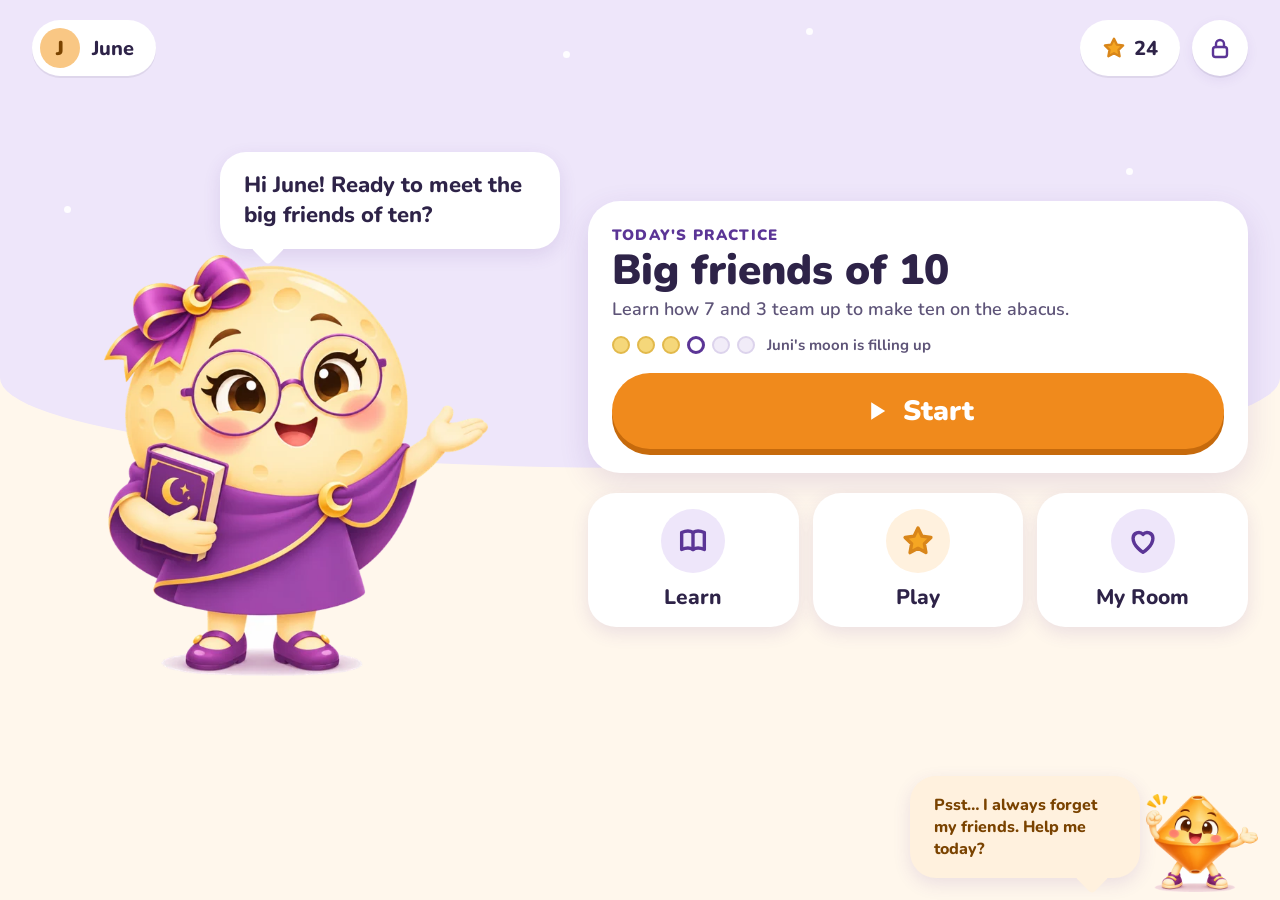
<file: look/prototype.html>
<!doctype html>
<html lang="en">
<head>
<meta charset="utf-8">
<meta name="viewport" content="width=device-width, initial-scale=1, viewport-fit=cover">
<meta name="apple-mobile-web-app-capable" content="yes">
<title>Abacus prototype: new look</title>
<link rel="stylesheet" href="tokens.css">
<script src="characters.js"></script>
<script src="abacus.js"></script>
<script src="ui.js"></script>
<script src="screens.js"></script>
<style>
  html, body { margin: 0; height: 100%; background: var(--ab-cream); overflow: hidden; }
  ab-home-screen, ab-lesson-screen { position: fixed; inset: 0; width: 100vw; height: 100dvh; }
  [hidden] { display: none !important; }
</style>
</head>
<body>
<!-- A clickable prototype built only from the kit. The words and the lesson are sample content;
     in the real app the engine fills these screens in. -->
<ab-home-screen id="home" name="June" stars="24" lesson-title="Big friends of 10"
  lesson-text="Learn how 7 and 3 team up to make ten on the abacus." done="3" total="6"
  greeting="Hi June! Ready to meet the big friends of ten?" bixi-line="Psst… I always forget my friends. Help me today?"></ab-home-screen>

<ab-lesson-screen id="lesson" hidden lesson-title="Big friends of 10" done="3" total="6" rods="3" value="7" sum="7 + 3"></ab-lesson-screen>

<script>
  const home = document.getElementById('home'), L = document.getElementById('lesson');
  const wait = ms => new Promise(r => setTimeout(r, ms));
  let run = 0, mode = 'teach';

  // Word-by-word highlight standing in for the voice (the engine will drive this from the real audio).
  async function speak(text, who = 'juni') {
    const b = who === 'juni' ? L.bubble : L.bixiBubble;
    if (who === 'juni') L.say(text); else L.bixiSay(text);
    const words = text.split(/\s+/), my = run;
    for (let i = 0; i < words.length; i++) { if (my !== run) return; b.mark(i); await wait(250 + Math.min(words[i].length, 8) * 18); }
    b.mark(words.length); await wait(450); if (my === run) b.mark(-1);
  }

  async function teach() {
    const my = ++run, ok = () => my === run, A = L.abacus;
    mode = 'teach'; A.removeAttribute('interactive'); A.clearHighlight();
    L.setAttribute('primary-label', 'My turn!'); L.setAttribute('secondary-label', 'Show me again');
    L.juni.pose = 'point'; L.bixiSay(''); L.setSum('7 + 3'); await A.setValue(7);
    await speak('Here is seven. Now we want to add three.'); if (!ok()) return;
    L.bixi.pose = 'confused'; await speak('Easy! Three more ones... wait, only two are left?!', 'bixi'); if (!ok()) return;
    L.juni.pose = 'think'; await speak('Good spotting, Bixi! Seven needs three to make ten. So we use the big friend.'); if (!ok()) return;
    L.juni.pose = 'point'; A.highlight(1, 'e1', 'up'); await speak('First, add one bead on the tens rod.'); if (!ok()) return;
    await A.setRod(1, { earth: 1 }); A.clearHighlight(); await wait(400); if (!ok()) return;
    A.highlight(0, 'h', 'up'); await speak('Then take away seven from the ones. The five goes up...'); if (!ok()) return;
    await A.setRod(0, { heaven: false }); A.clearHighlight(); if (!ok()) return;
    A.highlight(0, 'e2', 'down'); await speak('...and the two go down.'); if (!ok()) return;
    await A.setRod(0, { earth: 0 }); A.clearHighlight(); if (!ok()) return;
    L.juni.pose = 'clap'; L.bixi.pose = 'cheer'; L.bixiSay('Ten! I get it now!');
    await speak('Ten! Seven plus three is ten. Now you try!');
  }

  async function yourTurn() {
    const my = ++run; mode = 'turn';
    L.bixiSay(''); L.abacus.clearHighlight(); await L.abacus.setValue(7); L.abacus.setAttribute('interactive', '');
    L.juni.pose = 'point'; L.setAttribute('primary-label', 'Check'); L.setAttribute('secondary-label', 'Show me again');
    await speak('Your turn! Start at seven, then add three. Tap the beads.');
  }

  async function check() {
    const my = ++run;
    if (L.abacus.value === 10) {
      L.abacus.removeAttribute('interactive'); mode = 'done';
      L.juni.pose = 'clap'; L.bixi.pose = 'cheer'; L.setStep(4, 6);
      L.setAttribute('primary-label', 'Back home'); L.setAttribute('secondary-label', '');
      L.bixiSay('Woohoo! You did it!');
      await speak('Yes! Ten! You used the big friend. Juni\'s moon is a little fuller.');
    } else {
      L.juni.pose = 'think'; L.bixi.pose = 'giggle'; L.bixiSay('Hee hee, I did that too!');
      await speak(`Hmm, that shows ${L.abacus.value}. Remember: add one ten, then take away seven.`);
    }
  }

  home.addEventListener('ab-action', e => {
    if (e.detail.action === 'start') { home.hidden = true; L.hidden = false; L.setStep(3, 6); teach(); }
  });
  L.addEventListener('ab-action', e => {
    const a = e.detail.action;
    if (a === 'close' || (a === 'primary' && mode === 'done')) { run++; L.hidden = true; home.hidden = false; if (mode === 'done') home.setAttribute('done', '4'); return; }
    if (a === 'secondary') teach();
    if (a === 'hear') speak(L.bubble._text || '');
    if (a === 'primary') mode === 'turn' ? check() : yourTurn();
  });
</script>
</body>
</html>
</file>
<file: look/tokens.css>
/* Abacus app design kit: tokens (colors, type, shape).
   Plug in with: <link rel="stylesheet" href="look/tokens.css">
   Every kit component reads these variables, so changing a value here restyles everything that uses it.
   All names start with --ab- so they never clash with the app's own CSS. */

@font-face { font-family: "AB Nunito"; font-weight: 600; font-display: swap; src: url("fonts/nunito-latin-600-normal.woff2") format("woff2"); }
@font-face { font-family: "AB Nunito"; font-weight: 700; font-display: swap; src: url("fonts/nunito-latin-700-normal.woff2") format("woff2"); }
@font-face { font-family: "AB Nunito"; font-weight: 800; font-display: swap; src: url("fonts/nunito-latin-800-normal.woff2") format("woff2"); }
@font-face { font-family: "AB Nunito"; font-weight: 900; font-display: swap; src: url("fonts/nunito-latin-900-normal.woff2") format("woff2"); }

:root {
  /* Juni's purple: calm things, teaching, highlights */
  --ab-purple: #5B3596;
  --ab-purple-deep: #432672;
  --ab-purple-soft: #EEE6FA;
  --ab-purple-line: #DCD3EC;

  /* Bixi's orange: the one main action on a screen */
  --ab-orange: #F08A1C;
  --ab-orange-deep: #C66A0C;
  --ab-orange-soft: #FFF1DE;
  --ab-orange-ink: #7A4300;

  /* Ground and text */
  --ab-cream: #FFF7EC;
  --ab-white: #FFFFFF;
  --ab-ink: #2E2348;
  --ab-ink-soft: #5E5478;
  --ab-ink-faint: #9A90B0;

  /* Moon gold: progress, stars, sparkles */
  --ab-gold: #F5D77A;
  --ab-gold-line: #E2B94B;
  --ab-star: #F5A623;

  /* The abacus */
  --ab-wood: #8A4F26;
  --ab-wood-light: #A9683A;
  --ab-wood-dark: #6B3A1C;
  --ab-abacus-back: #FBF1E2;
  --ab-heaven: #E0584A;        /* heaven beads (worth 5): red */
  --ab-heaven-dark: #B93A2E;
  --ab-heaven-line: #9C2F25;
  --ab-earth: #FFD84D;         /* earth beads (worth 1): yellow */
  --ab-earth-dark: #EDB51C;
  --ab-earth-line: #B88A0E;

  /* Type */
  --ab-font: "AB Nunito", "Nunito", ui-rounded, system-ui, sans-serif;
  --ab-text-sm: 16px;
  --ab-text-md: 20px;
  --ab-text-lg: 25px;
  --ab-text-xl: 34px;
  --ab-text-hero: 44px;

  /* Shape */
  --ab-radius-sm: 14px;
  --ab-radius-md: 22px;
  --ab-radius-lg: 32px;
  --ab-radius-pill: 999px;
  --ab-shadow-soft: 0 6px 18px rgba(91, 53, 150, 0.12);
  --ab-shadow-card: 0 10px 30px rgba(91, 53, 150, 0.14);
  --ab-tap-min: 56px;          /* smallest touch target for little fingers */
}
</file>
<file: styles.css>
/* =====================================================================
   Abacus Practice — "Bead Maze Playroom"
   Playroom-sky base, ink-navy text, grape for actions, lacquered bead
   colours only where they carry meaning. Buttons are painted wooden
   blocks that press down; panels are flat; progress is beads on wires.
   ===================================================================== */

@font-face{font-family:"Baloo 2";font-weight:500;font-display:swap;src:url(fonts/baloo-2-latin-500-normal.woff2) format("woff2")}
@font-face{font-family:"Baloo 2";font-weight:700;font-display:swap;src:url(fonts/baloo-2-latin-700-normal.woff2) format("woff2")}
@font-face{font-family:"Baloo 2";font-weight:800;font-display:swap;src:url(fonts/baloo-2-latin-800-normal.woff2) format("woff2")}
@font-face{font-family:"Andika";font-weight:400;font-display:swap;src:url(fonts/andika-latin-400-normal.woff2) format("woff2")}
@font-face{font-family:"Andika";font-weight:700;font-display:swap;src:url(fonts/andika-latin-700-normal.woff2) format("woff2")}

:root{
  /* base */
  --sky:#DCEBFF; --sky-2:#EEF5FF; --paper:#FFFFFF; --ink:#1C2547; --ink-2:#4E5B85; --line:#C9D9F2; --line-2:#E3ECFA;
  /* action + lacquer beads */
  --grape:#6A4CFF; --grape-d:#4B30D6; --grape-l:#ECE7FF;
  --sun:#FFC21A; --sun-d:#D99A00; --sun-l:#FFF3CC;
  --grass:#22B573; --grass-d:#14894F; --grass-l:#DDF6E9;
  --tomato:#FF5546; --tomato-d:#D33224; --tomato-l:#FFE3DF;
  --ocean:#2E8BFF; --ocean-d:#1765CC; --ocean-l:#DDEBFF;
  --berry:#FF4FA3; --berry-d:#CF2C7C;
  --wood:#B9773E; --wood-d:#83501F;
  /* type */
  --display:"Baloo 2",ui-rounded,"SF Pro Rounded",system-ui,sans-serif;
  --text:"Andika",ui-rounded,system-ui,sans-serif;
  /* legacy names used by inline styles */
  --muted:var(--ink-2); --card:var(--paper); --good:var(--grass); --warn:var(--tomato); --teal:var(--grape); --coral:var(--tomato); --pending:var(--line-2); --bg2:var(--sun-l);
  --lift:0 18px 40px rgba(28,37,71,.18);
}

*{box-sizing:border-box;-webkit-tap-highlight-color:transparent;-webkit-touch-callout:none;-webkit-user-select:none;user-select:none}
/* Boxes people type in are never caught by the "no text selection" rule above (iOS will not type into such a box). */
input:not([type=range]):not([type=checkbox]):not([type=radio]),textarea{-webkit-user-select:text;user-select:text;touch-action:manipulation}
/* Keyboard up (Typing in app.js): the screen with the box, and a dialog with one, are pinned to the part of the screen
   above the keyboard. position:fixed + --vv-top (visualViewport.offsetTop) puts them there however far iOS slid the
   page; --sat keeps them out from under the status bar (tests set it by hand). */
:root{--sat:env(safe-area-inset-top,0px)}
html.kb-up #gate.active,html.kb-up #setup.active{position:fixed;left:0;right:0;top:var(--vv-top);height:var(--vv-h);min-height:0;flex:none;overflow:hidden}
html.kb-up #parent.active{position:fixed;left:0;right:0;top:calc(var(--vv-top) + var(--sat));height:calc(var(--vv-h) - var(--sat));min-height:0;flex:none}
html.kb-up #app:has(#parent.active){background:var(--toy-maple-dk)}
html.kb-up .askm,html.kb-up .toy-dialog{top:var(--vv-top);bottom:auto;height:var(--vv-h);padding-top:calc(var(--sat) + 8px);padding-bottom:8px;box-sizing:border-box}
html.kb-up .toy-dialog-panel{max-height:100%;overflow-y:auto;-webkit-overflow-scrolling:touch}
html,body{margin:0;height:100%;overflow:hidden;color:var(--ink);font-family:var(--text);font-size:18px;line-height:1.35;touch-action:manipulation;overscroll-behavior:none;
  background:linear-gradient(180deg,#CFE4FF 0%,var(--sky) 38%,var(--sky-2) 100%)}
#app{position:fixed;inset:0;display:flex;flex-direction:column;padding:env(safe-area-inset-top) env(safe-area-inset-right) env(safe-area-inset-bottom) env(safe-area-inset-left)}
.screen{display:none;flex:1;flex-direction:column;min-height:0}
.screen.active{display:flex}
button{font:inherit;border:0;cursor:pointer;color:inherit;background:none}
:focus-visible{outline:4px solid var(--grape);outline-offset:3px;border-radius:12px}
.pop{animation:pop .35s cubic-bezier(.2,1.6,.4,1)} @keyframes pop{from{transform:scale(.6);opacity:0}}
.note{font-size:14px;color:var(--ink-2);line-height:1.45}
.row{display:flex;gap:14px;flex-wrap:wrap;justify-content:center}

/* ---------- wooden-block buttons ---------- */
.btn{--c:var(--grape);--d:var(--grape-d);--t:#fff;
  font-family:var(--display);font-weight:800;font-size:24px;line-height:1;letter-spacing:.2px;
  background:var(--c);color:var(--t);border-radius:18px;padding:16px 30px 13px;min-height:62px;
  box-shadow:0 6px 0 var(--d);transform:translateY(0);transition:transform .08s,box-shadow .08s;
  display:inline-flex;align-items:center;justify-content:center;gap:10px}
.btn:active{transform:translateY(5px);box-shadow:0 1px 0 var(--d)}
.btn.coral{--c:var(--tomato);--d:var(--tomato-d)}
.btn.sun{--c:var(--sun);--d:var(--sun-d);--t:var(--ink)}
.btn.ghost{--c:var(--paper);--d:var(--line);--t:var(--ink)}
.btn.small{font-size:18px;padding:11px 18px 9px;min-height:46px;border-radius:14px;box-shadow:0 4px 0 var(--d)}
.btn.small:active{transform:translateY(3px);box-shadow:0 1px 0 var(--d)}
.btn[disabled]{opacity:.45;pointer-events:none}

/* ---------- top bar (shared) ---------- */
.topbar{display:flex;align-items:center;gap:14px;padding:12px 20px}
.topbar .exit{width:54px;height:54px;border-radius:16px;background:var(--paper);box-shadow:0 4px 0 var(--line);font-size:24px;font-weight:700;color:var(--ink-2);display:flex;align-items:center;justify-content:center;flex:none}
.topbar .exit:active{transform:translateY(3px);box-shadow:0 1px 0 var(--line)}
.topbar .lvl{font-family:var(--display);font-weight:700;font-size:18px;color:var(--ink-2);white-space:nowrap}
.timer,.gscore{font-family:var(--display);font-weight:800;font-size:22px;color:var(--ink);min-width:80px;text-align:right;font-variant-numeric:tabular-nums}

/* =====================================================================
   HOME
   ===================================================================== */
#home{padding:12px 26px 6px;gap:10px;position:relative;justify-content:space-between;overflow-y:auto;overflow-x:hidden}
#home>*{flex-shrink:0}
.hdr{display:flex;align-items:center;justify-content:space-between;gap:16px;min-height:100px}
.hright{display:flex;align-items:center;gap:16px}

/* jar */
.jar{display:flex;align-items:center;gap:8px;background:var(--paper);border-radius:22px;padding:6px 16px 6px 8px;box-shadow:0 5px 0 var(--line)}
.jar:active{transform:translateY(4px);box-shadow:0 1px 0 var(--line)}
.jarsvg{width:52px;height:62px}
.jar-txt{display:flex;flex-direction:column;align-items:flex-start}
.jar-n{font-family:var(--display);font-weight:800;font-size:30px;line-height:1} .jar-n span{font-size:20px}
.jar-sub{font-size:13px;color:var(--ink-2)}
.jar.ready{animation:nudge 1.6s ease-in-out infinite;box-shadow:0 5px 0 var(--sun-d),0 0 0 3px var(--sun)}
@keyframes nudge{0%,70%,100%{transform:rotate(0)}78%{transform:rotate(-3deg)}86%{transform:rotate(3deg)}94%{transform:rotate(-1deg)}}

/* garden */
.garden-box{display:flex;flex-direction:column;align-items:flex-end;gap:3px;width:290px}
.garden{display:flex;flex-wrap:wrap;gap:1px;justify-content:flex-end;font-size:19px;line-height:1;max-width:290px}
.garden .plot{width:21px;height:23px;display:inline-flex;align-items:flex-end;justify-content:center}
.garden .soil::after{content:"";width:12px;height:5px;border-radius:3px;background:#B9CBE6;margin-bottom:3px}
.garden .bloom{animation:grow .5s cubic-bezier(.2,1.6,.4,1) both} .garden .full{filter:drop-shadow(0 0 4px var(--sun))}
.garden .sprout{opacity:.8;transform-origin:bottom}
@keyframes grow{from{transform:scale(.2) translateY(8px);opacity:0}}
.glabel{font-size:14px;color:var(--ink-2)}

/* today card: a grape panel with three step-beads on a rod */
.today{display:flex;align-items:center;gap:24px;background:var(--grape);color:#fff;border-radius:28px;padding:18px 22px 18px 28px;position:relative;overflow:hidden;box-shadow:0 8px 0 var(--grape-d)}
.today::after{content:"";position:absolute;right:-60px;top:-70px;width:240px;height:240px;border-radius:50%;background:rgba(255,255,255,.07)}
.today .tleft{display:flex;flex-direction:column;gap:10px;min-width:0;flex:1}
.today .big{font-family:var(--display);font-weight:800;font-size:32px;line-height:1}
.today .meta{font-size:14px;opacity:.85}
.steps{position:relative;display:inline-flex;align-self:flex-start;gap:30px;align-items:flex-start;padding:0 4px}
.steps::before{content:"";position:absolute;left:20px;right:20px;top:23px;height:5px;border-radius:3px;background:rgba(255,255,255,.35)}
.step{position:relative;display:flex;flex-direction:column;align-items:center;gap:4px;min-width:84px}
.step .sb{width:50px;height:50px;border-radius:50%;display:flex;align-items:center;justify-content:center;font-size:24px;font-style:normal;
  background:radial-gradient(circle at 35% 30%,rgba(255,255,255,.55),rgba(255,255,255,.18) 60%);border:3px solid rgba(255,255,255,.55)}
.step .sl{font-family:var(--display);font-weight:700;font-size:16px;white-space:nowrap}
.step.next .sb{background:#fff;border-color:#fff;box-shadow:0 0 0 5px rgba(255,255,255,.3)}
.step.done .sb{background:radial-gradient(circle at 35% 30%,#FFF4C8,var(--sun) 55%,var(--sun-d));border-color:var(--sun);color:var(--ink);font-family:var(--display);font-weight:800}
.today .go{font-family:var(--display);font-weight:800;font-size:28px;background:#fff;color:var(--grape);border-radius:22px;padding:18px 34px 14px;box-shadow:0 6px 0 rgba(0,0,0,.18);flex:none;position:relative;z-index:1}
.today .go:active{transform:translateY(5px);box-shadow:0 1px 0 rgba(0,0,0,.18)}

/* the skill path: lacquered beads on a looping wire */
.path{position:relative;display:grid;grid-auto-rows:auto;column-gap:6px;row-gap:18px;align-items:start;justify-items:center;padding:30px 44px 4px;overflow:visible}
.wire{position:absolute;left:0;top:0;pointer-events:none;overflow:visible;z-index:0}
.wire path{fill:none;stroke:#7E93BE;stroke-width:6;stroke-linecap:round} .wire .cap{fill:#7E93BE}
.node{--c:var(--tomato);--d:var(--tomato-d);position:relative;z-index:1;width:118px;display:flex;flex-direction:column;align-items:center;gap:5px;text-align:center}
.node:nth-child(5n+2){--c:var(--sun);--d:var(--sun-d)} .node:nth-child(5n+3){--c:var(--grass);--d:var(--grass-d)}
.node:nth-child(5n+4){--c:var(--ocean);--d:var(--ocean-d)} .node:nth-child(5n+5){--c:var(--grape);--d:var(--grape-d)} .node:nth-child(5n+6){--c:var(--berry);--d:var(--berry-d)}
.node:nth-child(even){transform:translateY(10px)}
.node .ic{width:76px;height:76px;border-radius:50%;display:flex;align-items:center;justify-content:center;font-size:36px;line-height:1;
  background:radial-gradient(circle at 34% 28%,rgba(255,255,255,.85) 0 7%,rgba(255,255,255,0) 26%),radial-gradient(circle at 50% 60%,var(--c) 55%,var(--d) 100%);
  box-shadow:inset 0 -6px 0 rgba(0,0,0,.12),0 6px 12px rgba(28,37,71,.18)}
.node .t{font-family:var(--display);font-weight:700;font-size:16px;line-height:1.1;color:var(--ink);background:rgba(255,255,255,.85);border-radius:10px;padding:3px 8px}
.node .stars{color:var(--sun-d);font-size:14px;letter-spacing:1px;height:16px}
.node.locked .ic{background:radial-gradient(circle at 34% 28%,rgba(255,255,255,.7) 0 7%,rgba(255,255,255,0) 26%),radial-gradient(circle at 50% 60%,#C9D3E6 55%,#9FAECB 100%);filter:none}
.node.locked .t{color:var(--ink-2);background:rgba(255,255,255,.55)}
.node .lock{display:none}
.node.done .ic::before{content:"✓";position:absolute;top:0;right:12px;width:28px;height:28px;border-radius:50%;background:var(--grass);color:#fff;font-family:var(--display);font-weight:800;font-size:18px;display:flex;align-items:center;justify-content:center;box-shadow:0 2px 0 var(--grass-d)}
.node.cur .ic{width:88px;height:88px;font-size:40px;box-shadow:inset 0 -6px 0 rgba(0,0,0,.12),0 0 0 6px #fff,0 0 0 11px var(--sun),0 10px 18px rgba(28,37,71,.2)}
.node .here{position:absolute;top:-34px;left:50%;width:46px;height:46px;margin-left:-23px;z-index:2;animation:hop 1.8s ease-in-out infinite}
@keyframes hop{0%,60%,100%{transform:translateY(0)}75%{transform:translateY(-8px)}}
.path.intro .node{animation:slidein .55s cubic-bezier(.2,1.3,.4,1) both}
@keyframes slidein{from{opacity:0;translate:-60px 0}}

/* activity tiles: painted wooden blocks with a coloured badge */
.tiles{display:grid;grid-template-columns:repeat(6,1fr);gap:14px}
.tile{--c:var(--ocean);--d:var(--ocean-d);--l:var(--ocean-l);position:relative;height:108px;border-radius:24px;background:var(--paper);box-shadow:0 7px 0 var(--d);
  display:flex;flex-direction:column;align-items:center;justify-content:center;gap:4px;font-family:var(--display);font-weight:800;font-size:21px;line-height:1;color:var(--ink);border:3px solid var(--c)}
.tile:active{transform:translateY(6px);box-shadow:0 1px 0 var(--d)}
.tile .ic{width:50px;height:50px;border-radius:16px;background:var(--l);display:flex;align-items:center;justify-content:center;font-size:30px}
.tile[data-mode=listen]{--c:var(--grape);--d:var(--grape-d);--l:var(--grape-l)}
.tile[data-mode=flash]{--c:var(--sun);--d:var(--sun-d);--l:var(--sun-l)}
.tile[data-mode=learn]{--c:var(--grass);--d:var(--grass-d);--l:var(--grass-l)}
.tile[data-mode=play]{--c:var(--tomato);--d:var(--tomato-d);--l:var(--tomato-l)}
.tile[data-mode=album]{--c:var(--berry);--d:var(--berry-d);--l:#FFE0EF}
.tile.hot{background:var(--tomato);color:#fff} .tile.hot .ic{background:rgba(255,255,255,.25)}
.badge{position:absolute;top:-10px;right:-6px;background:var(--tomato);color:#fff;border-radius:999px;font-size:15px;padding:3px 9px 1px;display:none;box-shadow:0 3px 0 var(--tomato-d)}
.badge.on{display:block}
.foot{display:flex;align-items:center;justify-content:space-between;margin-top:-2px}
#grownups{color:var(--ink-2);font-size:14px;padding:6px 12px;border-radius:10px;background:rgba(255,255,255,.6)}
#ver{position:static!important;color:var(--ink-2)!important}

/* =====================================================================
   BIX
   ===================================================================== */
.bixwrap{position:relative;display:flex;align-items:center;gap:12px;--bix:92px}
.bix{width:var(--bix);height:var(--bix);flex:none;cursor:pointer;overflow:visible;touch-action:manipulation}
.bix .b-body{transform-box:view-box;transform-origin:60px 106px;animation:bixbob 3s ease-in-out infinite}
@keyframes bixbob{50%{transform:translateY(-3px) scale(1.02,.98)}}
.bix.happy .b-body{animation:bixhop .45s ease-out 2}
@keyframes bixhop{30%{transform:translateY(-18px) scale(.94,1.07)}65%{transform:translateY(0) scale(1.08,.92)}}
.bix.cheer .b-body{animation:bixcheer .8s ease-in-out 2}
@keyframes bixcheer{25%{transform:rotate(-12deg) translateY(-10px)}75%{transform:rotate(12deg) translateY(-10px)}}
.bix.oops .b-body{animation:bixwob .55s ease-in-out 1}
@keyframes bixwob{25%{transform:rotate(-7deg)}75%{transform:rotate(7deg)}}
.bix .b-eyes{transform-box:fill-box;transform-origin:center;animation:blink 4.6s infinite}
@keyframes blink{0%,93%,100%{transform:scaleY(1)}95.5%{transform:scaleY(.1)}}
.bix .b-arm{transform-box:fill-box} .bix .b-armL{transform-origin:100% 100%} .bix .b-armR{transform-origin:0% 100%}
.bix.cheer .b-armL,.bix.happy .b-armL{animation:waveL .4s ease-in-out 4} .bix.cheer .b-armR,.bix.happy .b-armR{animation:waveR .4s ease-in-out 4}
@keyframes waveL{50%{transform:rotate(25deg)}} @keyframes waveR{50%{transform:rotate(-25deg)}}
.bix .b-grin,.bix .b-oh{display:none} .bix.happy .b-smile,.bix.cheer .b-smile,.bix.oops .b-smile{display:none}
.bix.happy .b-grin,.bix.cheer .b-grin{display:inline} .bix.oops .b-oh{display:inline}
.bubble{background:var(--paper);border-radius:20px 20px 20px 6px;padding:12px 18px 10px;font-family:var(--display);font-weight:700;font-size:20px;line-height:1.25;color:var(--ink);box-shadow:0 4px 0 var(--line);position:relative;max-width:380px;visibility:hidden}
.bubble.on{visibility:visible}
.bubble::before{content:"";position:absolute;left:-10px;bottom:12px;border:10px solid transparent;border-right-color:#fff;border-left:0}
.dmascot{position:absolute;left:14px;bottom:10px;--bix:70px;z-index:2} .dmascot .bubble{font-size:16px;max-width:220px}
#bixSum{--bix:120px} #bixSum .bubble{font-size:21px}
.gmascot{position:absolute;left:14px;bottom:10px;--bix:76px;z-index:5} .gmascot .bubble{font-size:16px;max-width:200px}
#game{position:relative}

/* =====================================================================
   SOROBAN (wood frame, lacquered beads)
   ===================================================================== */
.soroban{isolation:isolate;--bead:34px;--rodh:230px;display:inline-block;padding:14px 16px;border-radius:20px;
  background:linear-gradient(160deg,#C88A4E,var(--wood) 45%,#9A5E2B);box-shadow:inset 0 0 0 5px var(--wood-d),inset 0 8px 14px rgba(255,255,255,.15),0 10px 0 #6B3F16,0 18px 30px rgba(28,37,71,.2)}
.sb-frame{position:relative;display:flex;gap:10px;height:var(--rodh);padding:0 4px}
.sb-rod{position:relative;width:calc(var(--bead) + 12px);height:100%;border-radius:10px;transition:background .2s}
.sb-rod.hl{background:rgba(255,212,80,.4)}
.sb-line{position:absolute;left:50%;top:0;bottom:0;width:4px;margin-left:-2px;background:#4A2A10;border-radius:2px}
.sb-bar{position:absolute;left:0;right:0;top:calc(var(--bead) * 1.55);height:9px;background:#3A200A;border-radius:5px;z-index:2;box-shadow:0 2px 0 rgba(255,255,255,.12)}
.sb-bead{position:absolute;left:6px;width:var(--bead);height:calc(var(--bead) * .62);border-radius:50%;z-index:3;transition:top .28s cubic-bezier(.3,1.3,.5,1);
  background:radial-gradient(ellipse at 35% 28%,#FFF4CF 0 10%,#FFC21A 45%,#C98E00);box-shadow:0 3px 3px rgba(0,0,0,.35)}
.sb-bead.sb-heaven{top:4px} .sb-bead.sb-heaven.on{top:calc(var(--bead) * 1.55 - var(--bead) * .62 - 2px)}
.sb-earth{background:radial-gradient(ellipse at 35% 28%,#FFE3DF 0 10%,#FF5546 45%,#B4261A)}
.sb-rod.sb-unit .sb-earth{background:radial-gradient(ellipse at 35% 28%,#E2EEFF 0 10%,#2E8BFF 45%,#1458B0)}
.sb-earth[data-k="0"]{top:calc(var(--bead)*1.55 + 14px + 0*(var(--bead)*.62 + 6px) + var(--bead)*.9)}
.sb-earth[data-k="1"]{top:calc(var(--bead)*1.55 + 14px + 1*(var(--bead)*.62 + 6px) + var(--bead)*.9)}
.sb-earth[data-k="2"]{top:calc(var(--bead)*1.55 + 14px + 2*(var(--bead)*.62 + 6px) + var(--bead)*.9)}
.sb-earth[data-k="3"]{top:calc(var(--bead)*1.55 + 14px + 3*(var(--bead)*.62 + 6px) + var(--bead)*.9)}
.sb-earth.on[data-k="0"]{top:calc(var(--bead)*1.55 + 10px + 0*(var(--bead)*.62 + 2px))}
.sb-earth.on[data-k="1"]{top:calc(var(--bead)*1.55 + 10px + 1*(var(--bead)*.62 + 2px))}
.sb-earth.on[data-k="2"]{top:calc(var(--bead)*1.55 + 10px + 2*(var(--bead)*.62 + 2px))}
.sb-earth.on[data-k="3"]{top:calc(var(--bead)*1.55 + 10px + 3*(var(--bead)*.62 + 2px))}
.sb-label{position:absolute;bottom:-6px;left:0;right:0;text-align:center;color:#FFE9C2;font-family:var(--display);font-weight:800;font-size:15px;opacity:0}
.sb-show-labels .sb-label{opacity:.95}
.soroban.big{--bead:46px;--rodh:330px}

/* =====================================================================
   LESSON
   ===================================================================== */
#lesson{padding:12px 22px}
.lesson-body{flex:1;display:flex;gap:30px;align-items:center;justify-content:center;min-height:0}
.lesson-side{width:390px;display:flex;flex-direction:column;gap:16px}
.caption{background:var(--paper);border-radius:26px;padding:20px 24px;font-size:21px;line-height:1.4;box-shadow:0 5px 0 var(--line);min-height:130px}
.caption .k{font-family:var(--display);font-weight:700;font-size:16px;color:var(--grape);margin-bottom:2px}
.caption .prob{font-family:var(--display);font-weight:800;font-size:48px;line-height:1.05;margin:2px 0 8px;font-variant-numeric:tabular-nums}
.caption .prob .cur{color:var(--grape);text-decoration:underline;text-decoration-thickness:4px;text-underline-offset:6px}
.caption b{color:var(--tomato);font-family:var(--display);font-weight:800}
.friends{display:flex;gap:8px;flex-wrap:wrap;margin-top:10px}
.friends span{font-family:var(--display);font-weight:700;background:var(--sun-l);border-radius:12px;padding:5px 11px 3px;font-size:17px}
.lesson-nav{display:flex;gap:10px;align-items:center}
.progressbar{height:14px;background:rgba(255,255,255,.7);border-radius:7px;overflow:hidden;flex:1}
.progressbar i{display:block;height:100%;background:var(--grass);border-radius:7px;transition:width .3s}

/* =====================================================================
   DRILL — the 10 questions are beads on a rod
   ===================================================================== */
.strip{position:relative;display:flex;gap:6px;flex:1;justify-content:center;align-items:center;padding:0 10px}
.strip::before{content:"";position:absolute;left:0;right:0;top:50%;height:6px;margin-top:-3px;border-radius:3px;background:#8FA3C8}
.strip .sq{position:relative;width:44px;height:30px;border-radius:50%;font-family:var(--display);font-weight:800;font-size:14px;color:var(--ink-2);display:flex;align-items:center;justify-content:center;
  background:radial-gradient(ellipse at 35% 28%,#fff 0 12%,#E3ECFA 50%,#B9CBE6);box-shadow:0 2px 3px rgba(28,37,71,.25)}
.strip .sq.cur{transform:scale(1.22);color:var(--ink);background:radial-gradient(ellipse at 35% 28%,#fff 0 12%,#fff 50%,#C9D9F2);box-shadow:0 0 0 3px var(--grape),0 3px 6px rgba(28,37,71,.3)}
.strip .sq.ok{color:#fff;background:radial-gradient(ellipse at 35% 28%,#D7FBE8 0 10%,var(--grass) 50%,var(--grass-d))}
.strip .sq.bad{color:#fff;background:radial-gradient(ellipse at 35% 28%,#FFE3DF 0 10%,var(--tomato) 50%,var(--tomato-d))}
.drill-body{position:relative;flex:1;display:flex;min-height:0;padding:0 22px 14px;gap:20px}
.problem{flex:1;display:flex;flex-direction:column;align-items:center;justify-content:center;background:var(--paper);border-radius:32px;margin:6px 0 4px;box-shadow:0 6px 0 var(--line)}
.problem .term{font-family:var(--display);font-weight:800;font-size:clamp(56px,13vh,124px);line-height:1;font-variant-numeric:tabular-nums;width:3.6ch;text-align:right}
.problem .term.neg{color:var(--tomato)}
.flash-stage{flex:1;display:flex;flex-direction:column;gap:10px;align-items:center;justify-content:center;padding:14px;background:var(--ink);border-radius:32px;margin:6px 0 4px}
.flash-num{font-family:var(--display);font-weight:800;font-size:clamp(100px,26vh,200px);color:#fff;font-variant-numeric:tabular-nums}
.flash-num.neg{color:#FF8A7E}
.entry{width:340px;display:flex;flex-direction:column;align-items:center;justify-content:center;gap:12px}
.answer{width:100%;height:92px;border-radius:24px;background:var(--paper);border:4px solid var(--line);font-family:var(--display);font-weight:800;font-size:58px;line-height:1;display:flex;align-items:center;justify-content:center;font-variant-numeric:tabular-nums;padding-top:6px}
.answer.shake{animation:shake .4s} @keyframes shake{20%{transform:translateX(-10px)}40%{transform:translateX(10px)}60%{transform:translateX(-8px)}80%{transform:translateX(8px)}}
.pad{display:grid;grid-template-columns:repeat(3,1fr);gap:10px;width:100%}
.pad button{height:66px;border-radius:18px;background:var(--paper);font-family:var(--display);font-weight:800;font-size:34px;line-height:1;color:var(--ink);box-shadow:0 5px 0 var(--line);padding-top:4px}
.pad button:active{transform:translateY(4px);box-shadow:0 1px 0 var(--line)}
.pad button.go{background:var(--grass);color:#fff;font-size:26px;box-shadow:0 5px 0 var(--grass-d)}
.pad button.go:active{box-shadow:0 1px 0 var(--grass-d)}
.pad button.del{background:var(--line-2);font-size:26px;color:var(--ink-2)}
.feedback{height:38px;font-family:var(--display);font-weight:800;font-size:26px;text-align:center} .feedback.ok{color:var(--grass)} .feedback.bad{color:var(--tomato)}
.listen-stage{flex:1;display:flex;flex-direction:column;align-items:center;justify-content:center;gap:18px;background:var(--paper);border-radius:32px;margin:6px 0 4px;box-shadow:0 6px 0 var(--line)}
.ear{font-size:110px;line-height:1;transition:transform .15s;width:180px;height:180px;border-radius:50%;background:var(--grape-l);display:flex;align-items:center;justify-content:center}
.ear.pulse{transform:scale(1.12);box-shadow:0 0 0 14px rgba(106,76,255,.15)}
.listen-msg{font-family:var(--display);font-weight:700;font-size:28px;color:var(--ink-2)}
.speed{display:flex;align-items:center;gap:12px;font-size:17px;color:var(--ink-2)} .speed input{width:200px;accent-color:var(--grape)}
.replay{font-family:var(--display);font-weight:700;font-size:18px;padding:10px 20px 8px;border-radius:14px;background:var(--grape-l);color:var(--grape)} .replay[disabled]{opacity:.35}
.reveal{min-height:34px;font-size:20px;color:var(--ink-2);text-align:center} .reveal b{color:var(--ink);font-family:var(--display);font-size:34px}

/* =====================================================================
   SUMMARY — the one orchestrated celebration
   ===================================================================== */
#summary{align-items:center;justify-content:center;gap:14px;text-align:center}
.bigstars{font-size:84px;line-height:1;letter-spacing:8px;color:var(--sun)}
.bigstars span{display:inline-block;animation:starin .5s cubic-bezier(.2,1.8,.4,1) both;text-shadow:0 5px 0 var(--sun-d)}
.bigstars span:nth-child(2){animation-delay:.25s} .bigstars span:nth-child(3){animation-delay:.5s}
.bigstars .off{color:#C9D3E6;text-shadow:0 5px 0 #A9B6D0}
@keyframes starin{from{transform:scale(0) rotate(-40deg);opacity:0}}
#summary h2{font-family:var(--display);font-weight:800;font-size:48px;line-height:1;margin:0}
#summary .big{font-family:var(--display);font-weight:800;font-size:70px;line-height:1;color:var(--grape)}
#summary p{font-size:20px;color:var(--ink-2);margin:0}

/* =====================================================================
   OVERLAYS
   ===================================================================== */
#showme,#nodemenu{position:fixed;inset:0;background:rgba(28,37,71,.55);display:none;align-items:center;justify-content:center;z-index:50}
#showme.active,#nodemenu.active{display:flex}
.showme-card{background:var(--sky-2);border-radius:34px;padding:24px 28px;display:flex;gap:24px;align-items:center;max-width:94vw;box-shadow:var(--lift)}
.showme-side{width:350px;display:flex;flex-direction:column;gap:14px}
.menu-card{background:var(--paper);border-radius:32px;padding:26px 30px;display:flex;flex-direction:column;gap:12px;min-width:380px;box-shadow:var(--lift);text-align:center}
.menu-card h3{margin:0;font-family:var(--display);font-weight:800;font-size:30px;line-height:1.1}
.menu-card .intro{color:var(--ink-2);font-size:18px;line-height:1.45}

/* sticker reveal */
  background:repeating-linear-gradient(135deg,var(--grape) 0 22px,#7E64FF 22px 44px);box-shadow:0 9px 0 var(--grape-d)}
@keyframes wiggle{0%,100%{transform:rotate(0)}20%{transform:rotate(-4deg)}40%{transform:rotate(4deg)}60%{transform:rotate(-2deg)}}
@keyframes flip{0%{transform:rotateY(90deg)}100%{transform:rotateY(0)}}

/* =====================================================================
   ALBUM — a sticker book with die-cut stickers
   ===================================================================== */
.album-body{flex:1;overflow:auto;padding:4px 22px 22px;display:grid;grid-template-columns:repeat(auto-fill,minmax(340px,1fr));gap:18px;touch-action:pan-y;align-content:start}
.apage{background:var(--paper);border-radius:26px;padding:16px 18px;box-shadow:0 5px 0 var(--line);
  background-image:radial-gradient(circle,#E3ECFA 1.5px,transparent 1.6px);background-size:18px 18px}
.ahead{font-family:var(--display);font-weight:800;font-size:24px;line-height:1;margin-bottom:12px;display:flex;justify-content:space-between;align-items:baseline}
.ahead span{color:var(--ink-2);font-size:17px;font-weight:700}
.agrid{display:grid;grid-template-columns:repeat(6,1fr);gap:8px}
.slot{aspect-ratio:1;border-radius:50%;border:3px dashed #C9D9F2;display:flex;align-items:center;justify-content:center;font-family:var(--display);font-weight:800;font-size:22px;color:#B9CBE6;position:relative;background:rgba(255,255,255,.7)}
.slot.has{border:0;background:none;font-size:38px}
.slot.has span{filter:drop-shadow(2px 0 0 #fff) drop-shadow(-2px 0 0 #fff) drop-shadow(0 2px 0 #fff) drop-shadow(0 -2px 0 #fff) drop-shadow(0 4px 4px rgba(28,37,71,.25))}
.slot.has:nth-child(3n) span{transform:rotate(-8deg)} .slot.has:nth-child(3n+1) span{transform:rotate(6deg)} .slot.has span{display:inline-block}
.slot.gold{background:radial-gradient(circle,#FFF3CC 30%,rgba(255,194,26,.35) 70%,transparent 72%)}
.slot b{position:absolute;right:-2px;bottom:-2px;font-size:12px;color:#fff;background:var(--grape);border-radius:999px;padding:1px 6px}

/* =====================================================================
   PLAY & GAMES
   ===================================================================== */
.play-body{flex:1;display:flex;flex-direction:column;align-items:center;justify-content:center;gap:26px;padding:0 24px 24px}
.gcards{display:flex;gap:22px;flex-wrap:wrap;justify-content:center}
.gcard{--c:var(--ocean);--d:var(--ocean-d);width:280px;min-height:270px;border-radius:32px;background:var(--paper);box-shadow:0 8px 0 var(--d);border:4px solid var(--c);
  display:flex;flex-direction:column;align-items:center;justify-content:center;gap:8px;padding:20px;text-align:center}
.gcard[data-game=reader]{--c:var(--grape);--d:var(--grape-d)} .gcard[data-game=build]{--c:var(--grass);--d:var(--grass-d)}
.gcard:active{transform:translateY(7px);box-shadow:0 1px 0 var(--d)}
.gc-icon{font-size:76px;line-height:1} .gc-name{font-family:var(--display);font-weight:800;font-size:28px;line-height:1.05}
.gc-desc{font-size:16px;color:var(--ink-2);line-height:1.35} .gc-best{font-family:var(--display);font-weight:700;font-size:16px;background:var(--sun-l);border-radius:999px;padding:4px 14px 2px}
.gtitle{font-family:var(--display)!important;font-weight:800!important;font-size:22px!important;color:var(--ink)!important}
.gbar{flex:1;height:16px;background:rgba(255,255,255,.7);border-radius:8px;overflow:hidden} .gbar i{display:block;height:100%;width:100%;background:linear-gradient(90deg,var(--grass),var(--sun));border-radius:8px;transition:width .2s linear}
.game-stage{flex:1;position:relative;min-height:0;display:flex;flex-direction:column}
.pop-head{display:flex;flex-direction:column;align-items:center;gap:0;padding-top:2px;z-index:3;pointer-events:none}
.pop-q{display:flex;align-items:center;gap:14px;font-family:var(--display);font-weight:800;font-size:68px;line-height:1.1;font-variant-numeric:tabular-nums}
.pop-q .pq-q{color:var(--ocean);background:var(--paper);border:4px dashed var(--ocean);border-radius:20px;padding:0 18px} .pop-q .pq-op{color:var(--ink-2)} .pop-q .pq-f{color:var(--grape)}
.pop-hint{font-family:var(--display);font-weight:700;font-size:20px;color:var(--ink-2)}
.pop-field{position:relative;flex:1;overflow:hidden;margin:6px 16px 0;border-radius:32px;background:linear-gradient(#BFE6FF,#8ED0FF);box-shadow:inset 0 6px 0 rgba(255,255,255,.4)}
.bub{position:absolute;left:0;top:0;width:100px;height:100px;border-radius:50%;font-family:var(--display);font-weight:800;font-size:46px;line-height:1;color:#0D3B66;display:flex;align-items:center;justify-content:center;will-change:transform;padding-top:6px;
  background:radial-gradient(circle at 32% 28%,#fff 0 9%,rgba(255,255,255,.85) 14%,rgba(225,245,255,.75) 45%,rgba(120,195,250,.85) 100%);border:3px solid rgba(255,255,255,.9);box-shadow:inset -6px -9px 16px rgba(0,60,140,.18),0 6px 14px rgba(0,60,120,.18)}
.bub.popped{animation:bubpop .3s ease-out forwards} @keyframes bubpop{to{scale:1.7;opacity:0}}
.bub.nope{animation:nope .35s ease-in-out} @keyframes nope{25%{rotate:-16deg}75%{rotate:16deg}}
.gresult{position:absolute;inset:0;margin:auto;width:min(540px,90%);height:fit-content;background:var(--paper);border-radius:34px;box-shadow:var(--lift);padding:28px;display:flex;flex-direction:column;align-items:center;gap:10px;z-index:6;text-align:center}
.gr-icon{font-size:68px;line-height:1} .gr-big{font-family:var(--display);font-weight:800;font-size:54px;line-height:1} .gr-sub{font-size:18px;color:var(--ink-2)} .gr-sub2{font-size:16px;color:var(--ink-2)}
.gr-best{font-family:var(--display);font-weight:800;font-size:24px;color:var(--sun-d)}
.rd-wrap,.bd-wrap{flex:1;display:flex;align-items:center;justify-content:center;gap:36px;padding:0 24px 16px}
.rd-left{display:flex;flex-direction:column;align-items:center;gap:14px} .rd-msg{font-family:var(--display);font-weight:800;font-size:30px;min-height:40px}
.rd-ab{position:relative}
.rd-cover{position:absolute;inset:-6px;z-index:10;border-radius:24px;background:repeating-linear-gradient(135deg,var(--grape) 0 20px,#7E64FF 20px 40px);display:flex;align-items:center;justify-content:center;font-size:76px;transform:scaleY(0);transform-origin:top;transition:transform .25s ease;box-shadow:0 8px 0 var(--grape-d)}
.rd-cover.on{transform:scaleY(1)}
.rd-right{width:330px;display:flex;flex-direction:column;align-items:center;gap:12px}
.bd-q{display:flex;flex-direction:column;align-items:center;gap:10px;min-width:230px} .bd-k{font-family:var(--display);font-weight:700;font-size:26px;color:var(--ink-2)}
.bd-num{font-family:var(--display);font-weight:800;font-size:120px;line-height:1;font-variant-numeric:tabular-nums;color:var(--grape)}

/* =====================================================================
   TREAT SHOP — striped awning, price-tag cards
   ===================================================================== */
.beadfloat{position:fixed;left:50%;top:40%;transform:translate(-50%,0);z-index:95;pointer-events:none;text-align:center;font-family:var(--display);font-weight:800;font-size:60px;line-height:1;color:var(--sun-d);text-shadow:0 3px 0 #fff,0 0 18px #FFE07A;animation:beadup 2.1s ease-out forwards}
.beadfloat small{display:block;font-size:22px;color:var(--ink-2);text-shadow:0 2px 0 #fff}
@keyframes beadup{0%{opacity:0;transform:translate(-50%,30px) scale(.6)}15%{opacity:1;transform:translate(-50%,0) scale(1.1)}70%{opacity:1}100%{opacity:0;transform:translate(-50%,-90px) scale(1)}}
#shop .topbar{padding-bottom:0}
.shop-wallet{font-family:var(--display);font-weight:800;font-size:22px;background:var(--sun);color:var(--ink);border-radius:16px;padding:10px 18px 7px;box-shadow:0 4px 0 var(--sun-d)}
.shop-body{flex:1;overflow:auto;padding:0 22px 18px;display:flex;flex-direction:column;gap:14px;touch-action:pan-y}
.shop-body::before{content:"";display:block;height:46px;margin:6px -22px 0;flex:none;
  background:repeating-linear-gradient(90deg,var(--tomato) 0 52px,#fff 52px 104px);
  -webkit-mask:radial-gradient(26px 18px at 26px 28px,#000 98%,transparent) 0 0/52px 46px repeat-x, linear-gradient(#000,#000) 0 0/100% 28px no-repeat;
  mask:radial-gradient(26px 18px at 26px 28px,#000 98%,transparent) 0 0/52px 46px repeat-x, linear-gradient(#000,#000) 0 0/100% 28px no-repeat}
.shop-top{display:flex;align-items:center;justify-content:space-between;gap:16px;flex-wrap:wrap}
.shop-tickets{display:flex;align-items:center;gap:8px;flex-wrap:wrap} .tk-head{font-family:var(--display);font-weight:800}
.ticket{display:inline-flex;align-items:center;gap:8px;background:var(--paper);border:3px dashed var(--tomato);border-radius:14px;padding:6px 14px 4px;font-family:var(--display);font-weight:800;font-size:19px;margin:3px 0}
.tcards{display:grid;grid-template-columns:repeat(auto-fill,minmax(148px,1fr));gap:14px}
.tbtns .btn.small{font-size:16px;padding:10px 8px 8px}
.tcard{background:var(--paper);border-radius:28px;box-shadow:0 6px 0 var(--line);padding:18px 12px 14px;display:flex;flex-direction:column;align-items:center;gap:6px;text-align:center;position:relative}
.tcard.goal{box-shadow:0 6px 0 var(--sun-d),0 0 0 4px var(--sun)} .tcard.can{background:linear-gradient(#FFFFFF,var(--sun-l))}
.tgoal{position:absolute;top:-14px;background:var(--sun);color:var(--ink);border-radius:999px;padding:3px 12px 1px;font-family:var(--display);font-weight:800;font-size:14px}
.temoji{font-size:66px;line-height:1.1}
.tname{font-family:var(--display);font-weight:800;font-size:20px;line-height:1.1}
.tprice{font-family:var(--display);font-weight:800;font-size:20px;color:var(--ink);background:var(--sun-l);border-radius:8px 14px 14px 8px;padding:2px 12px 0 16px;position:relative}
.tprice::before{content:"";position:absolute;left:5px;top:50%;width:6px;height:6px;margin-top:-3px;border-radius:50%;background:var(--paper)}
.tbar{width:100%;height:12px;background:var(--line-2);border-radius:6px;overflow:hidden} .tbar i{display:block;height:100%;background:linear-gradient(90deg,var(--sun),var(--sun-d))}
.tneed{font-size:14px;color:var(--ink-2)} .tbtns{display:flex;flex-direction:column;gap:8px;width:100%;margin-top:4px} .tbtns .btn{width:100%}
.shop-how{text-align:center}
.askm{position:fixed;inset:0;background:rgba(28,37,71,.5);display:none;align-items:center;justify-content:center;z-index:60} .askm.active{display:flex}
.ask-card{background:var(--sky-2);border-radius:32px;padding:28px 32px;display:flex;flex-direction:column;align-items:center;gap:20px;box-shadow:var(--lift);animation:pop .3s}
.ask-t{font-family:var(--display);font-weight:700;font-size:30px;line-height:1.2;text-align:center} .ask-t b{font-weight:800}

/* =====================================================================
   CONFETTI
   ===================================================================== */
.confetti{position:fixed;inset:0;pointer-events:none;z-index:90;overflow:hidden}
.confetti i{position:absolute;top:-20px;width:11px;height:15px;border-radius:3px;animation-name:fall;animation-timing-function:cubic-bezier(.3,.6,.6,1);animation-fill-mode:forwards}
@keyframes fall{to{transform:translate(var(--dx),110vh) rotate(var(--r))}}

/* =====================================================================
   GROWN-UPS — calm and plain on purpose
   ===================================================================== */
.gate{align-items:center;justify-content:center;gap:20px;text-align:center}
.gate .q{font-family:var(--display);font-weight:800;font-size:clamp(30px,5vw,44px);max-width:640px;line-height:1.15}
.gate .q small{display:block;font-family:var(--body);font-weight:400;font-size:18px;color:var(--ink-2,#56607f);margin-bottom:10px}
.gate input{font-family:var(--display);font-weight:800;font-size:40px;width:180px;text-align:center;padding:10px;border-radius:18px;border:4px solid var(--line);background:#fff;color:var(--ink)}
.parent{padding:18px 30px 40px;overflow:auto;-webkit-user-select:text;user-select:text;font-size:16px;touch-action:pan-y;background:#F6F9FF;font-family:-apple-system,system-ui,"Segoe UI",sans-serif;color:var(--ink)}
.parent h2{margin:6px 0 10px;font-family:var(--display);font-weight:800;font-size:32px}
.parent h3{margin:26px 0 8px;font-size:20px;font-weight:700;color:var(--ink);letter-spacing:0;text-transform:none}
.parent .bar{display:flex;align-items:center;gap:14px;margin-bottom:6px} .parent .bar .spacer{flex:1}
.parent .note{font-family:inherit}
.field{display:flex;align-items:center;justify-content:space-between;gap:14px;padding:12px 0;border-bottom:1px solid var(--line-2)}
.field label{font-weight:600} .field .hint{font-size:13px;color:var(--ink-2);font-weight:400;display:block;max-width:560px}
.field select,.field input[type=number],.txt{font:inherit;font-size:16px;padding:8px 12px;border-radius:10px;border:1px solid var(--line);background:#fff;min-width:110px;color:var(--ink)}
.field input[type=range]{width:190px;accent-color:var(--grape)} .field .val{min-width:52px;text-align:right;font-variant-numeric:tabular-nums;display:inline-block}
.switch{width:52px;height:30px;border-radius:15px;background:#C5CFE2;position:relative;transition:.2s;flex:none}
.switch::after{content:"";position:absolute;top:3px;left:3px;width:24px;height:24px;border-radius:50%;background:#fff;transition:.2s;box-shadow:0 1px 3px rgba(0,0,0,.2)}
.switch.on{background:var(--grass)} .switch.on::after{left:25px}
.parent .btn{font-family:inherit;font-weight:600;font-size:15px;min-height:40px;padding:8px 14px;border-radius:10px;box-shadow:0 2px 0 var(--d)}
.parent .btn.ghost{border:1px solid var(--line)}
.parent .btn:active{transform:translateY(2px);box-shadow:none}
table{border-collapse:collapse;width:100%;font-size:14px} td,th{padding:8px 9px;text-align:left;border-bottom:1px solid var(--line-2);vertical-align:top} th{color:var(--ink-2);font-weight:600}
.pill{display:inline-block;padding:2px 8px;border-radius:8px;background:var(--line-2);font-size:12px;margin:1px 3px 1px 0} .pill.bad{background:var(--tomato-l)} .pill.good{background:var(--grass-l)}
.nodetable .mini{width:72px;height:8px;background:var(--line-2);border-radius:4px;overflow:hidden;display:inline-block;vertical-align:middle;margin-right:6px} .nodetable .mini i{display:block;height:100%;background:var(--grass)}
textarea{width:100%;height:110px;font:12px ui-monospace,monospace;border-radius:10px;border:1px solid var(--line);padding:8px}
.checklist li{margin:6px 0;line-height:1.45}
.recpanel{background:#fff;border:1px solid var(--line);border-radius:16px;padding:14px 16px;margin:10px 0}
.recrow{display:flex;align-items:center;gap:12px;margin:10px 0;flex-wrap:wrap} .recword{min-width:160px;text-align:center} .recword #recWord{font-family:var(--display);font-size:42px;font-weight:800;line-height:1.1}
#recBtn{--c:var(--tomato);--d:var(--tomato-d);font-size:18px;min-width:240px;min-height:56px} #recBtn.on{--c:#B4261A;transform:scale(.98)}

/* =====================================================================
   RESPONSIVE + MOTION PREFERENCES
   ===================================================================== */
/* short screens (smaller iPads, laptops): tighten vertical spacing so everything fits without scrolling */
@media (max-height:800px){
  .hdr{min-height:84px} #bixHome{--bix:78px} .today{padding:14px 20px 14px 24px} .today .big{font-size:28px} .step .sb{width:44px;height:44px;font-size:21px} .steps::before{top:20px}
  .path{row-gap:10px;padding-top:26px} .node .ic{width:66px;height:66px;font-size:30px} .node.cur .ic{width:78px;height:78px;font-size:36px} .node .stars{height:12px;font-size:12px}
  .tile{height:94px} .tile .ic{width:44px;height:44px;font-size:26px}
}
@media (max-width:900px){
  .tiles{grid-template-columns:repeat(3,1fr)} .tile{height:84px}
  .garden-box{width:200px} .garden{max-width:200px}
}
@media (max-width:760px){
  .entry{width:270px} .pad button{height:56px} .lesson-side{width:300px} .soroban.big{--bead:30px;--rodh:210px}
  .today .big{font-size:24px} .step{min-width:64px} .steps{gap:14px}
  .hright{flex-direction:column;align-items:flex-end;gap:6px} .jarsvg{width:40px;height:48px}
  .gcard{width:210px;min-height:210px} .pop-q{font-size:46px} .bub{width:82px;height:82px;font-size:36px} .rd-right{width:270px}
}
/* tall screens (iPad Pro, big laptops): scale the kid-facing pieces up instead of leaving gaps */
@media (min-height:900px){
  .hdr{min-height:120px} #bixHome{--bix:110px} #bixHome .bubble{font-size:23px}
  .today{padding:24px 26px 24px 32px} .today .big{font-size:38px} .step .sb{width:60px;height:60px;font-size:28px} .steps::before{top:28px} .step .sl{font-size:18px}
  .today .go{font-size:32px;padding:22px 40px 18px}
  .path{row-gap:30px;padding-top:40px} .node{width:150px} .node .ic{width:96px;height:96px;font-size:42px}
  .node.cur .ic{width:112px;height:112px;font-size:50px} .node .t{font-size:18px} .node:nth-child(even){transform:translateY(14px)}
  .tiles{gap:18px} .tile{height:140px;font-size:24px} .tile .ic{width:62px;height:62px;font-size:36px}
  .entry{width:420px;gap:16px} .answer{height:112px;font-size:70px} .pad{gap:12px} .pad button{height:86px;font-size:42px} .pad button.go{font-size:32px}
  .strip .sq{width:52px;height:36px;font-size:16px}
  .soroban.big{--bead:54px;--rodh:390px} .lesson-side{width:440px} .caption{font-size:24px} .caption .prob{font-size:56px}
  .gcard{width:320px;min-height:310px} .tcards{grid-template-columns:repeat(auto-fill,minmax(190px,1fr))}
}
@media (prefers-reduced-motion:reduce){
  *,*::before,*::after{animation-duration:.01ms!important;animation-iteration-count:1!important;transition-duration:.01ms!important}
}
.bixmini{width:46px;height:46px;overflow:visible} .bixmini .b-eyes{transform-box:fill-box;transform-origin:center;animation:blink 4.6s infinite}
/* a bead she fixed in the fix pass: green, with a gold ring so "fixed" reads differently from "right first time" */
.strip .sq.fixed{box-shadow:0 0 0 3px var(--sun),0 2px 3px rgba(28,37,71,.25)}
.strip .sq.fixed.cur{box-shadow:0 0 0 3px var(--grape),0 3px 6px rgba(28,37,71,.3)}

/* =====================================================================
   FIRST-TIME SETUP
   ===================================================================== */
#setup{overflow-y:auto}
.su-body{flex:1;display:flex;flex-direction:column;align-items:center;justify-content:center;gap:18px;padding:24px;min-height:100%}
#bixSetup{--bix:104px} #bixSetup .bubble{font-size:22px}
.su-step{display:none;flex-direction:column;align-items:center;gap:18px;width:100%}
.su-step.on{display:flex}
.su-h{font-family:var(--display);font-weight:800;font-size:40px;line-height:1.1;margin:0;text-align:center}
.su-p{font-size:20px;color:var(--ink-2);text-align:center;margin:0;max-width:640px;line-height:1.45}
.su-note{font-size:16px}
.su-input{font-family:var(--display);font-weight:800;font-size:40px;text-align:center;width:min(460px,90%);padding:14px 18px 8px;border-radius:22px;border:4px solid var(--line);background:#fff;color:var(--ink);-webkit-user-select:text;user-select:text}
.su-input:focus{outline:none;border-color:var(--grape)}
.su-cards{display:flex;gap:20px;flex-wrap:wrap;justify-content:center}
.su-card{width:270px;min-height:230px;border-radius:30px;background:var(--paper);border:4px solid var(--line);box-shadow:0 7px 0 var(--line);display:flex;flex-direction:column;align-items:center;justify-content:center;gap:10px;padding:20px;text-align:center}
.su-card:active{transform:translateY(6px);box-shadow:0 1px 0 var(--line)}
.su-card[data-lv=new]{border-color:var(--grass);box-shadow:0 7px 0 var(--grass-d)} .su-card[data-lv=check]{border-color:var(--grape);box-shadow:0 7px 0 var(--grape-d)} .su-card[data-lv=pick]{border-color:var(--sun);box-shadow:0 7px 0 var(--sun-d)}
.su-card .ic{font-size:64px;line-height:1} .su-card b{font-family:var(--display);font-weight:800;font-size:24px;line-height:1.1} .su-card small{font-size:16px;color:var(--ink-2)}
.su-skills{display:grid;grid-template-columns:repeat(auto-fill,minmax(250px,1fr));gap:12px;width:min(1000px,100%)}
.su-skill{display:flex;align-items:center;gap:12px;background:var(--paper);border-radius:18px;padding:12px 14px;box-shadow:0 4px 0 var(--line);text-align:left}
.su-skill:active{transform:translateY(3px);box-shadow:0 1px 0 var(--line)}
.su-skill .ic{font-size:34px;width:52px;height:52px;border-radius:50%;background:var(--sky);display:flex;align-items:center;justify-content:center;flex:none}
.su-skill b{display:block;font-family:var(--display);font-weight:800;font-size:18px;line-height:1.15} .su-skill small{font-size:14px;color:var(--ink-2)}
.su-checkhead{display:flex;align-items:center;gap:18px;width:min(1000px,100%)}
.su-lname{font-family:var(--display);font-weight:800;font-size:24px;white-space:nowrap}
.su-dots{flex:1;display:flex;gap:6px;align-items:center}
.su-dots i{width:22px;height:16px;border-radius:50%;background:#C9D9F2} .su-dots i.ok{background:var(--grass)} .su-dots i.cur{background:var(--grape);transform:scale(1.25)}
.su-checkbody{display:flex;gap:20px;width:min(1000px,100%);height:min(560px,62vh)}
.su-prob{margin:0}
.su-install{background:var(--sun-l);border:3px solid var(--sun);border-radius:20px;padding:14px 18px;max-width:640px;font-size:17px;line-height:1.45;text-align:center}
.su-install .share{display:inline-block;background:#fff;border-radius:8px;padding:0 8px;font-weight:700}
@media (max-width:760px){ .su-h{font-size:30px} .su-card{width:220px;min-height:190px} .su-checkbody{flex-direction:column;height:auto} }

/* setup checklist (Grown-ups) */
.checkl{display:flex;flex-direction:column;gap:8px}
.ck{display:flex;align-items:center;gap:12px;background:#fff;border:1px solid var(--line);border-radius:14px;padding:10px 14px}
.ck-i{width:28px;height:28px;border-radius:50%;flex:none;display:flex;align-items:center;justify-content:center;font-weight:700;font-size:15px}
.ck.ok .ck-i{background:var(--grass-l);color:var(--grass-d)} .ck.warn .ck-i{background:var(--sun-l);color:var(--sun-d)} .ck.todo .ck-i{background:var(--tomato-l);color:var(--tomato-d)}
.ck-t{flex:1;display:flex;flex-direction:column;gap:2px} .ck-t span{font-size:14px;color:var(--ink-2)}
.ck-b{display:flex;gap:6px;flex-wrap:wrap;justify-content:flex-end}
.flashme{animation:flashme 1.6s ease} @keyframes flashme{0%,100%{box-shadow:none}20%,60%{box-shadow:0 0 0 4px var(--sun)}}

/* Bix talking: the mouth opens and closes while a voice line plays */
.bix.talking .b-smile,.bix.talking .b-oh{display:inline}
.bix.talking .b-grin{display:none}
.bix.talking .b-smile{animation:mouthA .24s steps(1) infinite}
.bix.talking .b-oh{animation:mouthB .24s steps(1) infinite}
@keyframes mouthA{0%{opacity:1}50%{opacity:0}}
@keyframes mouthB{0%{opacity:0}50%{opacity:1}}
.bix.talking .b-body{animation:bixtalk .48s ease-in-out infinite}
@keyframes bixtalk{50%{transform:translateY(-2px) scale(1.01,.99)}}

.flash-num b{font-weight:800;opacity:.75;margin-right:.12em}
.flash-num.hint{font-size:clamp(40px,9vh,72px);opacity:.35;letter-spacing:.1em}
.flash-num.ask{color:var(--sun)}
.flash-msg{color:#fff;font-family:var(--body);font-size:clamp(17px,2.6vh,22px);text-align:center;line-height:1.35;min-height:1.4em}
.flash-dots{display:flex;gap:8px;min-height:14px}
.flash-dots i{width:14px;height:14px;border-radius:50%;background:rgba(255,255,255,.22)}
.flash-dots i.on{background:var(--sun)}
.flash-stage .replay{color:#fff;background:rgba(255,255,255,.16)}

/* ---- children on one device ---- */
.who{display:none;flex-direction:column;align-items:center;justify-content:center;gap:34px}
.who.active{display:flex}
.who-title{font-family:var(--display);font-weight:800;font-size:44px;color:var(--ink);margin:0}
.who-list{display:flex;flex-wrap:wrap;gap:26px;justify-content:center;max-width:960px}
.who-card{width:200px;height:200px;border:0;border-radius:30px;background:#fff;box-shadow:0 7px 0 #C9D3D9;display:flex;flex-direction:column;align-items:center;justify-content:center;gap:16px;font-family:var(--display);font-weight:700;font-size:28px;color:var(--ink);cursor:pointer}
.who-card:active{transform:translateY(4px);box-shadow:0 3px 0 #C9D3D9}
.who-bead{width:96px;height:60px;background:#E2452F;clip-path:path('M2 30 Q48 -6 94 30 Q48 66 2 30Z')}
.who-card:nth-child(2) .who-bead{background:#2A3A86}.who-card:nth-child(3) .who-bead{background:#2F9E7E}.who-card:nth-child(4) .who-bead{background:#E8A93A}
.kids .kidrow{display:flex;align-items:center;gap:10px;padding:8px 0;border-bottom:1px solid #E1E6EA}
.kids .kidname{flex:1;font-weight:700}.kids .kidname em{font-weight:400;color:#56627A;font-style:normal}
.switchkid{margin-right:8px}
</file>
<file: abacus-input.css>
/* AbacusInput: the on-screen soroban in the Toy Table look (walnut frame, lacquered beads). Everything is scoped under .abx.
   Gradients come from one hidden <svg id="abx-defs"> that abacus-input.js adds; the flat fills below are the fallback. No filters. */
.abx { display: inline-flex; flex-direction: column; align-items: center; gap: 8px; position: relative;
  -webkit-user-select: none; user-select: none; -webkit-touch-callout: none; }
.abx-svg { display: block; max-width: 100%; height: auto; touch-action: none; -webkit-tap-highlight-color: transparent; overflow: visible; }
.abx-cast { fill: #3A1E06; opacity: .2; }
.abx-cast2 { opacity: .12; }
.abx-frame { fill: #7A4A24; }
.abx-frame-shadow { fill: #4A2A10; }
.abx-grain { pointer-events: none; opacity: .9; }
.abx-bevel { fill: none; stroke: #D9A66A; stroke-width: 2; opacity: .55; }
.abx-inner { fill: #DDBB86; }
.abx-innershade { fill: #3A1E06; opacity: .16; pointer-events: none; }
.abx-rodline { fill: #DDB678; }
.abx-beam { fill: #6A3F1E; }
.abx-beamlight { fill: #E9BE86; opacity: .5; pointer-events: none; }
.abx-dot { fill: #FFF6DF; }

.abx-bead { cursor: pointer; transition: transform 120ms cubic-bezier(.2, .8, .3, 1); }
.abx-hit { fill: transparent; }
.abx-beadcast { fill: #3A1E06; opacity: .2; pointer-events: none; }
.abx-lens { fill: #E3BE8A; }   /* resting: warm unpainted wood under clear lacquer */
.abx-lac { fill: #E5402F; opacity: 0; pointer-events: none; transition: opacity 120ms ease-out; }
.abx-bead[data-kind="h"] .abx-lac { fill: #F2B632; }
.abx-bead.on .abx-lac { opacity: 1; }
/* answer feedback: the beads the child placed (the ones that count) turn a true red when wrong, green when right */
.abx.abx-fb-wrong .abx-bead.on .abx-lac { fill: url(#abx-lac-fbred) #E82A2C !important; }
.abx.abx-fb-right .abx-bead.on .abx-lac { fill: url(#abx-lac-fbgreen) #1FAE60 !important; }
.abx-shade { fill: #2A1204; opacity: .24; pointer-events: none; }
.abx-bead.on .abx-shade { opacity: .28; }
.abx-shine { fill: none; stroke: #fff; stroke-width: 1.1; stroke-linecap: round; opacity: .55; pointer-events: none; }
.abx-bloom { fill: none; pointer-events: none; }
.abx-spec { fill: #fff; opacity: .85; pointer-events: none; }
.abx-hole { fill: #2A0D08; opacity: .32; pointer-events: none; }

.abx-rod:focus { outline: none; }
.abx-rod:focus-visible .abx-rodline { fill: #2B3674; }

.abx-readout { font: 600 18px/1.2 system-ui, -apple-system, sans-serif; color: #6E4126; letter-spacing: .02em; }
.abx-readout b { font-size: 24px; color: #5E3519; }
.abx-readout[hidden] { display: none; }
.abx-sr { position: absolute; width: 1px; height: 1px; overflow: hidden; clip: rect(0 0 0 0); white-space: nowrap; }

.abx-noanim .abx-bead, .abx-noanim .abx-lac { transition: none !important; }
@media (prefers-reduced-motion: reduce) {
  .abx-bead, .abx-lac { transition: none; }
}

/* readOnly: a demo abacus (Show me, lessons) — the same drawing, not touchable */
.abx-readonly .abx-svg { touch-action: auto; }
.abx-readonly .abx-bead { cursor: default; }
</file>
<file: toy.css>
/* =====================================================================
   Toy Table kit — the shared look for every Bix Abacus screen (v4 art direction).
   A sunlit maple table under a sage wall with a window; glossy lacquered beads,
   wooden blocks, a felt mat, paper. Light comes from the window, top-left:
   highlights sit top-left, every object drops a soft contact shadow down-right.
   Build screens from these tokens and classes plus TOY.* in toykit.js.
   Rules: design/BRIEF2.md. No SVG/CSS filters, no backdrop effects (iPad Safari).
   ===================================================================== */

@font-face{font-family:"Andika";font-weight:400;font-display:swap;src:url(fonts/andika-latin-400-normal.woff2) format("woff2")}
@font-face{font-family:"Andika";font-weight:700;font-display:swap;src:url(fonts/andika-latin-700-normal.woff2) format("woff2")}
@font-face{font-family:"Fredoka";font-weight:500;font-display:swap;src:url(fonts/fredoka-latin-500-normal.woff2) format("woff2")}
@font-face{font-family:"Fredoka";font-weight:600;font-display:swap;src:url(fonts/fredoka-latin-600-normal.woff2) format("woff2")}
@font-face{font-family:"Fredoka";font-weight:700;font-display:swap;src:url(fonts/fredoka-latin-700-normal.woff2) format("woff2")}

:root{
  /* wood */
  --toy-maple:#E2B782; --toy-maple-dk:#CF9858;        /* the table */
  --toy-wood-lt:#F6D9AA; --toy-wood:#DDAE72;           /* blocks, plaques, keys (top face) */
  --toy-wood-edge:#B98448; --toy-wood-deep:#A97540;    /* their side faces */
  --toy-walnut:#7A4A24;                                 /* dark wood, icon ink on wood */
  /* room */
  --toy-wall:#D3DEC8; --toy-wall-dk:#B4C6AE;
  --toy-felt:#F4ECDC; --toy-felt-dk:#E2D6BF; --toy-felt-edge:#B5A688; --toy-stitch:#B89B6E;
  --toy-paper:#FFFDF6; --toy-paper-dk:#F6EEDC;
  /* lacquer */
  --toy-red:#E5402F;     --toy-red-dk:#B52323;     --toy-red-deep:#8A181D;
  --toy-mustard:#F2B632; --toy-mustard-dk:#C98A16; --toy-mustard-deep:#9E690D;
  --toy-indigo:#3F52A8;  --toy-indigo-dk:#28357A;  --toy-indigo-deep:#1B2557;
  --toy-teal:#1FA595;    --toy-teal-dk:#137A70;    --toy-teal-deep:#0C5A54;
  --toy-plum:#9255C4;    --toy-plum-dk:#6A3596;                              /* cast only (2 & 8) */
  --toy-moon:#FBEFC2;    --toy-moon-dk:#EDD288;                              /* the moon only */
  /* ink */
  --toy-ink:#2B3674;        /* all text on wood, felt and paper (AA on every light surface here) */
  --toy-ink-soft:#5B4A36;   /* captions on paper and felt only (not on wood) */
  --toy-on-mustard:#4A2C06; /* text on mustard lacquer */
  /* type */
  --toy-display:"Fredoka","Baloo 2",system-ui,sans-serif;
  --toy-body:"Andika",system-ui,sans-serif;
  /* shadows: one direction (down-right), warm brown, never black */
  --toy-shade:58,30,6;
  --toy-shadow-sm:2px 5px 6px rgba(var(--toy-shade),.32);
  --toy-shadow-md:5px 12px 14px rgba(var(--toy-shade),.36);
  --toy-shadow-lg:9px 22px 26px rgba(var(--toy-shade),.4);
  /* shape */
  --toy-r-sm:14px; --toy-r-md:20px; --toy-r-lg:34px;
  --toy-press:6px;
  /* scene */
  --toy-wall-h:clamp(150px,25.6vh,250px);
  --toy-window-x:clamp(90px,21vw,300px);
  --toy-plank:124px;
  /* grain: toykit.js replaces these with a canvas-drawn tile (once per page). These are the no-JS fallbacks. */
  --toy-grain:repeating-linear-gradient(180deg,rgba(132,76,28,.07) 0 2px,rgba(132,76,28,0) 2px 7px,rgba(255,238,204,.1) 7px 8px,rgba(132,76,28,0) 8px 13px);
  --toy-felt-grain:linear-gradient(rgba(255,255,255,0),rgba(255,255,255,0));
  /* window (day) — static SVG, gradients only */
  --toy-window:url("data:image/svg+xml,<svg xmlns='http://www.w3.org/2000/svg' viewBox='0 0 430 200'><defs><linearGradient id='s' x1='0' y1='0' x2='0' y2='1'><stop offset='0' stop-color='%23BFE4F2'/><stop offset='.7' stop-color='%23E9F5E6'/><stop offset='1' stop-color='%23FFF6D6'/></linearGradient><linearGradient id='f' x1='0' y1='0' x2='0' y2='1'><stop offset='0' stop-color='%23FFFDF7'/><stop offset='1' stop-color='%23EDE4D2'/></linearGradient><radialGradient id='a'><stop offset='.3' stop-color='%236FAE7A'/><stop offset='1' stop-color='%236FAE7A' stop-opacity='0'/></radialGradient><radialGradient id='b'><stop offset='.3' stop-color='%239CCB92'/><stop offset='1' stop-color='%239CCB92' stop-opacity='0'/></radialGradient><radialGradient id='u'><stop offset='.25' stop-color='%23FFF8D2'/><stop offset='1' stop-color='%23FFF8D2' stop-opacity='0'/></radialGradient><clipPath id='g'><rect x='32' y='0' width='356' height='160'/></clipPath></defs><rect x='24' y='8' width='396' height='180' rx='6' fill='%2351683F' opacity='.14'/><rect x='20' y='4' width='396' height='180' rx='6' fill='%2351683F' opacity='.12'/><rect x='16' y='0' width='388' height='176' fill='url(%23f)'/><rect x='32' y='0' width='356' height='160' fill='url(%23s)'/><g clip-path='url(%23g)'><circle cx='350' cy='16' r='80' fill='url(%23u)'/><circle cx='360' cy='132' r='96' fill='url(%23b)'/><circle cx='70' cy='152' r='84' fill='url(%23b)'/><circle cx='150' cy='176' r='78' fill='url(%23a)'/><circle cx='272' cy='184' r='70' fill='url(%23b)'/><rect x='32' y='0' width='356' height='9' fill='%236B7F5A' opacity='.18'/><rect x='32' y='0' width='8' height='160' fill='%236B7F5A' opacity='.16'/></g><rect x='203' y='0' width='14' height='162' fill='url(%23f)'/><rect x='217' y='0' width='3' height='160' fill='%239AA58A' opacity='.35'/><rect x='6' y='174' width='420' height='14' rx='5' fill='%2351683F' opacity='.2'/><rect x='0' y='160' width='420' height='20' rx='5' fill='%23FFFDF7'/><rect x='0' y='172' width='420' height='8' rx='4' fill='%23D9CEB8'/></svg>");
  /* window (evening) */
  --toy-window-eve:url("data:image/svg+xml,<svg xmlns='http://www.w3.org/2000/svg' viewBox='0 0 430 200'><defs><linearGradient id='s' x1='0' y1='0' x2='0' y2='1'><stop offset='0' stop-color='%23222C66'/><stop offset='.5' stop-color='%235A4E9A'/><stop offset='.82' stop-color='%23C9839A'/><stop offset='1' stop-color='%23F5B27C'/></linearGradient><linearGradient id='f' x1='0' y1='0' x2='0' y2='1'><stop offset='0' stop-color='%23F3E6CF'/><stop offset='1' stop-color='%23D9C6A6'/></linearGradient><radialGradient id='a'><stop offset='.35' stop-color='%23263A52'/><stop offset='1' stop-color='%23263A52' stop-opacity='0'/></radialGradient><clipPath id='g'><rect x='32' y='0' width='356' height='160'/></clipPath></defs><rect x='24' y='8' width='396' height='180' rx='6' fill='%23202A44' opacity='.16'/><rect x='20' y='4' width='396' height='180' rx='6' fill='%23202A44' opacity='.14'/><rect x='16' y='0' width='388' height='176' fill='url(%23f)'/><rect x='32' y='0' width='356' height='160' fill='url(%23s)'/><g clip-path='url(%23g)'><g fill='%23FFF6D0'><circle cx='250' cy='22' r='1.8'/><circle cx='300' cy='48' r='1.4'/><circle cx='346' cy='18' r='2'/><circle cx='372' cy='58' r='1.3'/><circle cx='270' cy='58' r='1.2'/><circle cx='60' cy='16' r='1.4'/><circle cx='176' cy='30' r='1.6'/><circle cx='330' cy='98' r='1.2'/><circle cx='236' cy='100' r='1.4'/><circle cx='52' cy='96' r='1.3'/></g><circle cx='360' cy='150' r='84' fill='url(%23a)'/><circle cx='70' cy='164' r='76' fill='url(%23a)'/><circle cx='160' cy='186' r='70' fill='url(%23a)'/><circle cx='272' cy='190' r='64' fill='url(%23a)'/><rect x='32' y='0' width='356' height='9' fill='%23141A3A' opacity='.3'/><rect x='32' y='0' width='8' height='160' fill='%23141A3A' opacity='.25'/></g><rect x='203' y='0' width='14' height='162' fill='url(%23f)'/><rect x='217' y='0' width='3' height='160' fill='%235A5270' opacity='.4'/><rect x='6' y='174' width='420' height='14' rx='5' fill='%23202A44' opacity='.25'/><rect x='0' y='160' width='420' height='20' rx='5' fill='%23F3E6CF'/><rect x='0' y='172' width='420' height='8' rx='4' fill='%23BFAE8E'/></svg>");
  /* light falling through the window onto the table: four skewed panes, layered for a soft edge */
  --toy-sun:url("data:image/svg+xml,<svg xmlns='http://www.w3.org/2000/svg' viewBox='0 0 720 410'><defs><linearGradient id='l' gradientUnits='userSpaceOnUse' x1='0' y1='0' x2='0' y2='400'><stop offset='0' stop-color='%23FFF6D8' stop-opacity='.5'/><stop offset='.7' stop-color='%23FFF3CC' stop-opacity='.3'/><stop offset='1' stop-color='%23FFF3CC' stop-opacity='0'/></linearGradient></defs><g transform='translate(8 0) skewX(40)'><g fill='url(%23l)'><rect x='0' y='0' width='172' height='150'/><rect x='190' y='0' width='172' height='150'/><rect x='0' y='172' width='172' height='226'/><rect x='190' y='172' width='172' height='226'/></g><g fill='url(%23l)' opacity='.5'><rect x='-5' y='-5' width='182' height='160' rx='6'/><rect x='185' y='-5' width='182' height='160' rx='6'/><rect x='-5' y='167' width='182' height='236' rx='6'/><rect x='185' y='167' width='182' height='236' rx='6'/></g><g fill='url(%23l)' opacity='.35'><rect x='-11' y='-11' width='194' height='172' rx='12'/><rect x='179' y='-11' width='194' height='172' rx='12'/><rect x='-11' y='161' width='194' height='248' rx='12'/><rect x='179' y='161' width='194' height='248' rx='12'/></g></g></svg>");
}

/* ============ the scene ============ */
/* .toy-scene = wall (::before) + table (::after) behind everything inside it. Put it on the screen root. */
.toy-scene{position:relative;isolation:isolate;min-height:100vh;min-height:100dvh;box-sizing:border-box;overflow:hidden;
  color:var(--toy-ink);font-family:var(--toy-body);-webkit-tap-highlight-color:transparent;
  --_win:var(--toy-window);--_light:var(--toy-sun);--_light-op:1;
  --_wall-tint:linear-gradient(rgba(0,0,0,0),rgba(0,0,0,0));--_table-tint:linear-gradient(rgba(0,0,0,0),rgba(0,0,0,0));
  --_vig:radial-gradient(120% 95% at 42% 40%,rgba(58,28,8,0) 48%,rgba(58,28,8,.34) 100%)}
.toy-scene::before,.toy-scene::after{content:"";position:absolute;left:0;right:0;z-index:-1;pointer-events:none}
.toy-scene::before{top:0;height:var(--toy-wall-h);
  background:
    var(--_wall-tint),
    linear-gradient(rgba(122,85,48,0) calc(100% - 62px),rgba(122,85,48,.3) 100%),
    var(--_win) var(--toy-window-x) 0/auto calc(100% - 16px) no-repeat,
    linear-gradient(135deg,var(--toy-wall),var(--toy-wall-dk))}
.toy-scene::after{top:var(--toy-wall-h);bottom:0;
  background:
    var(--_table-tint),
    var(--_vig),
    linear-gradient(rgba(252,228,184,.9) 0 6px,rgba(154,106,52,.28) 6px 9px,rgba(154,106,52,0) 9px) top/100% 12px no-repeat,
    var(--_light) calc(var(--toy-window-x) + 10px) 6px/auto min(420px,62%) no-repeat,
    repeating-linear-gradient(180deg,rgba(0,0,0,0) 0,rgba(0,0,0,0) calc(var(--toy-plank) - 4px),rgba(122,74,30,.3) calc(var(--toy-plank) - 4px),rgba(122,74,30,.3) calc(var(--toy-plank) - 2px),rgba(255,233,194,.4) calc(var(--toy-plank) - 2px),rgba(255,233,194,.4) calc(var(--toy-plank) - .5px),rgba(0,0,0,0) calc(var(--toy-plank) - .5px),rgba(0,0,0,0) var(--toy-plank)),
    var(--toy-grain) 0 0/512px 256px,
    linear-gradient(var(--toy-maple),#DBA96C 50%,var(--toy-maple-dk))}
/* calmer: for practice and anything the child must concentrate on — no light patch, lighter vignette */
.toy-scene--calm{--_light:linear-gradient(rgba(0,0,0,0),rgba(0,0,0,0));--_vig:radial-gradient(130% 110% at 45% 40%,rgba(58,28,8,0) 55%,rgba(58,28,8,.22) 100%)}
/* table only: no wall (dialogs, inner screens, grown-ups) */
.toy-scene--table{--toy-wall-h:0px;--_light:linear-gradient(rgba(0,0,0,0),rgba(0,0,0,0))}
.toy-scene--table::before{display:none}
/* evening: dusk in the window, the wall in shade, the moon bright, and a lamp: put TOY.prop('lamp') on the table's back edge
   at --toy-lamp-x (a length from the left); its warm light pools on the wall behind it and on the table in front of it */
.toy-scene--evening{--_win:var(--toy-window-eve);--toy-lamp-x:62vw;
  --_wall-tint:radial-gradient(320px 250px at var(--toy-lamp-x) var(--toy-lamp-wy,60%),rgba(255,218,146,.72),rgba(255,196,118,.28) 50%,rgba(255,190,110,0) 100%),linear-gradient(160deg,rgba(46,48,112,.46),rgba(70,52,100,.42));
  --_light:radial-gradient(600px 360px at var(--toy-lamp-x) var(--toy-lamp-y,0px),rgba(255,224,156,.7),rgba(255,204,124,.3) 50%,rgba(255,200,120,0) 100%);
  --_table-tint:radial-gradient(90% 90% at 50% 30%,rgba(255,196,110,.12) 0,rgba(64,36,60,.2) 60%,rgba(40,24,56,.42) 100%);
  --_vig:radial-gradient(110% 90% at 55% 34%,rgba(40,18,10,0) 40%,rgba(40,18,10,.4) 100%)}
.toy-scene--evening::after{background-position:0 0,0 0,top,0 0,0 0,0 0,0 0;background-size:auto,auto,100% 12px,100% 100%,auto,512px 256px,auto}

/* the moon's slot = the left pane of the window (clipped to the glass, so she never crosses a bar). Put TOY.skyMoon(mood, phase) inside .toy-scene. */
.toy-sky-moon{position:absolute;z-index:0;--_h:calc(var(--toy-wall-h) - 16px);overflow:hidden;pointer-events:none;
  left:calc(var(--toy-window-x) + var(--_h)*.16);top:0;width:calc(var(--_h)*.855);height:calc(var(--_h)*.8)}
.toy-sky-moon-in{position:absolute;left:50%;top:50%;width:calc(var(--_h)*1.0);height:calc(var(--_h)*1.0);transform:translate(-50%,-50%)}
.toy-sky-moon .toy-moon,.toy-sky-moon svg{display:block;width:100%;height:100%;max-width:none}
/* by day: a milky night side and a gentle glow; in the evening: periwinkle night side, full glow */
.toy-moon-day{display:none}
.toy-sky-moon .toy-moon-dark{display:none}
.toy-sky-moon .toy-moon-day{display:inline}
.toy-sky-moon .toy-moon-halo{opacity:.8}
.toy-scene--evening .toy-sky-moon .toy-moon-dark{display:inline}
.toy-scene--evening .toy-sky-moon .toy-moon-day{display:none}
.toy-scene--evening .toy-sky-moon .toy-moon-halo{opacity:1}
.toy-scene--table .toy-sky-moon{display:none}

/* ============ type ============ */
.toy-h1{margin:0;font:700 clamp(30px,3.4vw,42px)/1.1 var(--toy-display);color:var(--toy-ink)}
.toy-h2{margin:0;font:600 clamp(22px,2.3vw,28px)/1.15 var(--toy-display);color:var(--toy-ink)}
.toy-label{font:600 22px/1.2 var(--toy-display);color:var(--toy-ink)}
.toy-caption{font:400 18px/1.4 var(--toy-body);color:var(--toy-ink)}
.toy-num{font:700 clamp(64px,9vh,96px)/1 var(--toy-display);color:var(--toy-ink);font-variant-numeric:tabular-nums}

/* ============ surfaces ============ */
.toy-wood,.toy-plaque,.toy-key,.toy-tag,.toy-iconbtn,.toy-clipboard,.toy-block--wood,.toy-start{
  background-image:var(--toy-grain),linear-gradient(var(--toy-wood-lt),var(--toy-wood));background-size:512px 256px,auto;background-position:var(--toy-gx,0) var(--toy-gy,0),0 0}
/* wooden plaque: a slab lying on the table */
.toy-plaque{position:relative;display:inline-block;padding:14px 24px 16px;border-radius:var(--toy-r-md);color:var(--toy-ink);
  box-shadow:inset 0 0 0 2px rgba(255,243,216,.7),inset 0 12px 0 rgba(255,244,220,.35),0 7px 0 var(--toy-wood-deep),6px 16px 16px rgba(var(--toy-shade),.38)}
/* felt mat with a stitched edge */
.toy-felt{position:relative;padding:28px;border-radius:var(--toy-r-lg);
  background:var(--toy-felt-grain),linear-gradient(135deg,var(--toy-felt),var(--toy-felt-dk));
  box-shadow:inset 0 1px 0 rgba(255,255,255,.7),0 4px 0 var(--toy-felt-edge),7px 13px 18px rgba(var(--toy-shade),.36)}
.toy-felt::before{content:"";position:absolute;inset:10px;border-radius:calc(var(--toy-r-lg) - 9px);border:2.5px dashed var(--toy-stitch);opacity:.8;pointer-events:none}
.toy-felt > *{position:relative}
/* a sheet of paper */
.toy-paper{position:relative;padding:22px 26px;border-radius:8px;background:linear-gradient(var(--toy-paper),var(--toy-paper-dk));color:var(--toy-ink);
  box-shadow:inset 0 1px 0 #fff,0 1px 0 #D9CEB8,4px 9px 12px rgba(var(--toy-shade),.3)}
.toy-paper--tilt{transform:rotate(1.2deg)}
/* clipboard: a wooden board with a brass clip; put a .toy-paper inside */
.toy-clipboard{position:relative;display:inline-block;padding:46px 20px 20px;border-radius:18px;
  background-image:var(--toy-grain),linear-gradient(#C99357,#B07A42);
  box-shadow:inset 0 0 0 2px rgba(255,226,180,.45),0 6px 0 #8A5A2A,8px 18px 22px rgba(var(--toy-shade),.4)}
.toy-clipboard::before{content:"";position:absolute;z-index:2;left:50%;top:-12px;width:112px;height:46px;margin-left:-56px;border-radius:10px;
  background:radial-gradient(circle at 50% 62%,#5A4010 0 5px,#F5D77E 5.5px 9px,rgba(0,0,0,0) 9.5px),linear-gradient(#FFF1B8,#E2B54A 38%,#A47C24 74%,#C99A38);
  box-shadow:inset 0 2px 0 rgba(255,255,255,.6),0 3px 0 #7E5C16,3px 7px 8px rgba(var(--toy-shade),.4)}
:where(.toy-clipboard > .toy-paper){display:block}   /* zero specificity: a screen's own display (flex, grid) wins */
/* little paper pills (step labels) */
.toy-chip{display:inline-flex;align-items:center;gap:8px;min-height:34px;padding:2px 14px 2px 6px;border-radius:999px;background:var(--toy-paper);color:var(--toy-ink);
  font:600 20px/1 var(--toy-display);box-shadow:0 2px 0 rgba(138,90,38,.5)}
.toy-chip--quiet{background:none;box-shadow:none}
.toy-chip-n{display:inline-flex;align-items:center;justify-content:center;width:24px;height:24px;border-radius:50%;background:var(--toy-red);color:#fff;font:700 16px/1 var(--toy-display)}
.toy-chip-n.mustard{background:#A86F08}.toy-chip-n.indigo{background:var(--toy-indigo)}.toy-chip-n.teal{background:var(--toy-teal-dk)}

/* ============ wooden block buttons ============ */
.toy-block{--c1:#4A5DB6;--c2:#303F8C;--edge:#232F6B;--lip:#7E8FDC;--txt:#fff;--gloss:.11;
  position:relative;display:inline-flex;align-items:center;justify-content:center;gap:14px;box-sizing:border-box;
  min-width:200px;min-height:96px;padding:6px 26px 4px;border:0;border-radius:var(--toy-r-md);cursor:pointer;
  font:600 clamp(24px,2.5vw,30px)/1.05 var(--toy-display);color:var(--txt);text-align:left;
  background:linear-gradient(var(--c1),var(--c2));
  box-shadow:inset 0 5px 0 var(--lip),inset 0 -3px 0 rgba(0,0,0,.1),0 8px 0 var(--edge),7px 18px 14px rgba(var(--toy-shade),.42);
  transition:transform .09s ease-out,box-shadow .09s ease-out;touch-action:manipulation;-webkit-tap-highlight-color:transparent;-webkit-user-select:none;user-select:none}
.toy-block::before{content:"";position:absolute;left:5px;right:5px;top:6px;height:42%;border-radius:calc(var(--toy-r-md) - 5px);background:linear-gradient(rgba(255,255,255,calc(var(--gloss)*1.8)),rgba(255,255,255,var(--gloss)));pointer-events:none}
.toy-block > *{position:relative}
.toy-block:active,.toy-block.is-pressed{transform:translateY(var(--toy-press));box-shadow:inset 0 5px 0 var(--lip),inset 0 -3px 0 rgba(0,0,0,.1),0 2px 0 var(--edge),2px 5px 5px rgba(var(--toy-shade),.42)}
.toy-block:focus-visible,.toy-key:focus-visible,.toy-start:focus-visible,.toy-iconbtn:focus-visible{outline:4px solid var(--toy-ink);outline-offset:4px}
.toy-block:disabled{opacity:.5;pointer-events:none}
.toy-block-label small{display:block;margin-top:5px;font:400 16px/1.2 var(--toy-body);opacity:.92}
.toy-block--indigo{}
.toy-block--mustard{--c1:#F8C548;--c2:#E3A21F;--edge:#B27A10;--lip:#FFE08A;--txt:var(--toy-on-mustard);--gloss:.2}
.toy-block--red{--c1:#EA4C3A;--c2:#C92F27;--edge:#93201F;--lip:#FF8D78;--gloss:.12}
.toy-block--teal{--c1:#1E9A8B;--c2:#14766C;--edge:#0B4F4A;--lip:#6FD9C8;--gloss:.12}
.toy-block--plum{--c1:#9A5FCB;--c2:#7440A4;--edge:#4A2270;--lip:#C9A0EA;--gloss:.12}
.toy-block--wood{background:var(--toy-grain) var(--toy-gx,0) var(--toy-gy,0)/512px 256px,linear-gradient(var(--toy-wood-lt),var(--toy-wood));--edge:var(--toy-wood-deep);--lip:rgba(255,246,224,.85);--txt:var(--toy-ink);--gloss:.14}
.toy-block--sm{min-width:120px;min-height:64px;padding:4px 20px 2px;gap:10px;border-radius:16px;font-size:22px;
  box-shadow:inset 0 4px 0 var(--lip),0 6px 0 var(--edge),4px 12px 10px rgba(var(--toy-shade),.4)}
.toy-block--sm:active{transform:translateY(4px);box-shadow:inset 0 4px 0 var(--lip),0 2px 0 var(--edge),2px 4px 4px rgba(var(--toy-shade),.4)}
.toy-block--wide{width:100%}
/* more block sizes: --md for a row of two or three main choices, --compact when the label sets the width */
.toy-block--md{min-width:0;min-height:84px;padding-left:30px;padding-right:34px;white-space:nowrap}
.toy-block--compact{min-width:0;padding-left:18px;padding-right:20px;white-space:nowrap}
/* a scrolling area on the table (lists, album pages): the scene stays put, this part pans */
.toy-scroll{flex:1;min-height:0;overflow:auto;-webkit-overflow-scrolling:touch;touch-action:pan-y;box-sizing:border-box}
.toy-blocks{display:flex;flex-wrap:wrap;gap:22px;justify-content:center}

/* ============ the round Start / check button: a lacquer dome on a wooden ring ============ */
.toy-start{--d:clamp(170px,20vw,232px);position:relative;flex:none;width:var(--d);height:var(--d);padding:0;border:0;border-radius:50%;cursor:pointer;
  box-shadow:inset 0 0 0 3px rgba(255,243,216,.7),0 calc(var(--d)*.045) 0 var(--toy-wood-deep),calc(var(--d)*.06) calc(var(--d)*.14) calc(var(--d)*.12) rgba(var(--toy-shade),.44);
  touch-action:manipulation;-webkit-user-select:none;user-select:none}
.toy-start-dome{position:absolute;left:9%;right:9%;top:6%;bottom:12%;border-radius:50%;display:flex;flex-direction:column;align-items:center;justify-content:center;gap:2%;
  color:#fff;font:700 calc(var(--d)*.175)/1 var(--toy-display);text-shadow:1.5px 3px 0 rgba(10,74,69,.45);
  background:radial-gradient(circle at 30% 22%,#8FEBD9 0,#1FA595 40%,#137A70 80%,#0C5A54 100%);
  box-shadow:inset 0 0 0 calc(var(--d)*.035) rgba(31,165,149,0),inset 0 0 0 calc(var(--d)*.045) rgba(182,245,234,.16),0 calc(var(--d)*.06) 0 #0B4F4A,0 calc(var(--d)*.075) calc(var(--d)*.03) rgba(var(--toy-shade),.5);
  transition:transform .09s ease-out,box-shadow .09s ease-out}
.toy-start-dome::before{content:"";position:absolute;left:10%;top:9%;width:40%;height:19%;border-radius:50%;transform:rotate(-34deg);
  background:radial-gradient(closest-side,rgba(255,255,255,.95) 0,rgba(255,255,255,.75) 28%,rgba(255,255,255,.22) 62%,rgba(255,255,255,0) 100%);pointer-events:none}
.toy-start-dome .toy-icon{width:36%;height:36%;margin-top:2%;overflow:visible}
.toy-start-label{margin-top:-2%}
.toy-start:active .toy-start-dome,.toy-start.is-pressed .toy-start-dome{transform:translateY(calc(var(--d)*.045));box-shadow:inset 0 0 0 calc(var(--d)*.045) rgba(182,245,234,.16),0 calc(var(--d)*.015) 0 #0B4F4A,0 calc(var(--d)*.02) 3px rgba(var(--toy-shade),.5)}
.toy-start--sm{--d:clamp(112px,13vw,150px)}
.toy-start--sm .toy-start-dome .toy-icon{width:52%;height:52%;margin-top:0}
.toy-start:disabled{opacity:.5;pointer-events:none}

/* ============ small round wooden button (lock, close, back) ============ */
.toy-iconbtn{display:inline-flex;align-items:center;justify-content:center;width:64px;height:64px;padding:0 0 2px;border:0;border-radius:50%;color:var(--toy-walnut);cursor:pointer;
  box-shadow:inset 0 0 0 2px rgba(255,243,216,.7),0 5px 0 var(--toy-wood-deep),4px 10px 10px rgba(var(--toy-shade),.38);transition:transform .09s ease-out,box-shadow .09s ease-out;touch-action:manipulation}
.toy-iconbtn:active{transform:translateY(4px);box-shadow:inset 0 0 0 2px rgba(255,243,216,.7),0 1px 0 var(--toy-wood-deep),1px 3px 4px rgba(var(--toy-shade),.38)}

/* ============ name tag ============ */
.toy-tag{position:relative;display:inline-flex;align-items:center;gap:12px;height:58px;padding:0 24px 0 8px;border-radius:29px;color:var(--toy-ink);
  font:600 26px/1 var(--toy-display);box-shadow:inset 0 0 0 2px rgba(255,243,216,.7),0 3px 0 var(--toy-wood-edge),6px 10px 12px rgba(var(--toy-shade),.34)}
.toy-tag-bead{display:inline-flex;align-items:center;justify-content:center;width:42px;height:42px;border-radius:50%;color:#fff;font:700 23px/1 var(--toy-display);
  box-shadow:1px 2px 2px rgba(var(--toy-shade),.4)}
.toy-tag--hang{margin-top:24px}
.toy-tag--hang::before{content:"";position:absolute;left:50%;top:-30px;width:60px;height:34px;margin-left:-30px;
  background:url("data:image/svg+xml,<svg xmlns='http://www.w3.org/2000/svg' viewBox='0 0 60 34'><path d='M10 32 L30 9 L50 32' fill='none' stroke='%23B48C54' stroke-width='3' stroke-linejoin='round'/><circle cx='31.5' cy='10.5' r='8' fill='%234A2E12' opacity='.25'/><circle cx='30' cy='8.5' r='8' fill='%23B98448'/><circle cx='28' cy='6.5' r='3' fill='%23FCE4B8' opacity='.7'/></svg>") center/contain no-repeat}
/* lacquer swatches for round HTML things (tag bead, dots) */
.toy-lac--red{background:radial-gradient(circle at 32% 26%,#FF8F70 0,#E5402F 42%,#B52323 82%,#8A181D 100%)}
.toy-lac--mustard{background:radial-gradient(circle at 32% 26%,#FFE9A6 0,#F2B632 42%,#C98A16 82%,#9E690D 100%);color:var(--toy-on-mustard)}
.toy-lac--indigo{background:radial-gradient(circle at 32% 26%,#96A5EA 0,#3F52A8 42%,#28357A 82%,#1B2557 100%)}
.toy-lac--teal{background:radial-gradient(circle at 32% 26%,#95EDDC 0,#1FA595 42%,#137A70 82%,#0C5A54 100%)}
.toy-lac--plum{background:radial-gradient(circle at 32% 26%,#DDB4F5 0,#9255C4 42%,#6A3596 82%,#4A2270 100%)}

/* ============ keypad ============ */
.toy-keypad-wrap{display:inline-flex;align-items:flex-end;gap:clamp(14px,2vw,26px)}
.toy-keypad-mat{padding:clamp(18px,2.2vw,26px)}
.toy-keypad{--kw:var(--toy-key-w,clamp(72px,8.3vw,104px));--kh:var(--toy-key-h,clamp(68px,11.4vh,100px));--kg:var(--toy-key-gap,clamp(10px,1.2vw,14px));
  display:grid;grid-template-columns:repeat(3,var(--kw));gap:calc(var(--kg) + 6px) var(--kg);padding-bottom:7px}
.toy-key{display:flex;align-items:center;justify-content:center;min-width:64px;min-height:64px;height:var(--kh);padding:0 0 4px;border:0;border-radius:18px;cursor:pointer;
  color:var(--toy-ink);font:700 clamp(34px,4.6vh,46px)/1 var(--toy-display);text-shadow:0 1.5px 0 rgba(255,244,220,.9);
  box-shadow:inset 0 0 0 2px rgba(255,243,216,.75),inset 0 12px 0 rgba(255,246,226,.42),0 7px 0 var(--toy-wood-edge),4px 12px 9px rgba(var(--toy-shade),.36);
  transition:transform .08s ease-out,box-shadow .08s ease-out;touch-action:manipulation;-webkit-user-select:none;user-select:none}
.toy-key:nth-child(3n+2){--toy-gx:-140px;--toy-gy:-60px}.toy-key:nth-child(3n){--toy-gx:-300px;--toy-gy:-130px}.toy-key:nth-child(n+7){--toy-gy:-190px}
.toy-key:active,.toy-key.is-pressed{transform:translateY(5px);box-shadow:inset 0 0 0 2px rgba(255,243,216,.75),inset 0 12px 0 rgba(255,246,226,.42),0 2px 0 var(--toy-wood-edge),1px 4px 4px rgba(var(--toy-shade),.36)}
.toy-key--zero{grid-column:span 2}
.toy-key--del{color:var(--toy-red-dk)}
.toy-key:disabled{opacity:.55;pointer-events:none}
/* a waiting keypad is dimmed once: the keys fade, the felt mat stays */
.toy-keypad-wrap.off{opacity:1}
.toy-keypad-wrap .toy-start:disabled{opacity:.55}

/* ============ speech bubble: a paper card with a tail ============ */
.toy-bubble{position:relative;display:inline-block;box-sizing:border-box;max-width:min(440px,100%);padding:18px 28px 20px;border-radius:28px;
  background:linear-gradient(var(--toy-paper),var(--toy-paper-dk));color:var(--toy-ink);font:400 clamp(18px,1.9vw,22px)/1.35 var(--toy-body);
  box-shadow:inset 0 2px 0 #fff,7px 12px 18px rgba(var(--toy-shade),.3)}
.toy-bubble-title{display:block;margin-bottom:4px;font:700 clamp(24px,2.7vw,32px)/1.15 var(--toy-display)}
.toy-bubble::after{content:"";position:absolute;width:56px;height:34px;background:var(--toy-paper-dk)}
.toy-bubble--left::after{left:10px;bottom:-24px;clip-path:polygon(26% 0,100% 0,0 100%)}
.toy-bubble--right::after{right:10px;bottom:-24px;clip-path:polygon(0 0,74% 0,100% 100%)}
.toy-bubble--side::after{left:-26px;bottom:22px;width:36px;height:40px;background:linear-gradient(var(--toy-paper),var(--toy-paper-dk));clip-path:polygon(100% 0,100% 70%,0 100%)}
.toy-bubble--none::after{display:none}

/* ---- confetti (Fun.confetti): in front of the table, behind everything on it; never over text or buttons ---- */
.ws-confetti-host{isolation:isolate}
.ws-confetti-host > .confetti.ws-confetti,body > .confetti.ws-confetti{position:fixed;inset:0;z-index:-1;pointer-events:none;overflow:hidden}
body.ws-calm .confetti.ws-confetti{display:none}
@media (prefers-reduced-motion:reduce){ .confetti.ws-confetti{display:none} }

/* ---- the sticker reveal (Fun.give): a wrapped present on a paper card; tap it and the sticker is inside ---- */
#stickerReveal{position:fixed;inset:0;z-index:70;display:none;align-items:center;justify-content:center;background:rgba(58,30,6,.55);font-family:var(--toy-display);color:var(--toy-ink)}
#stickerReveal.active{display:flex}
#stickerReveal .rv-card{display:flex;flex-direction:column;align-items:center;gap:14px;min-width:min(440px,90vw);padding:30px 44px 32px;border-radius:var(--toy-r-lg);animation:toy-saypop .36s cubic-bezier(.2,1.4,.4,1) both}
#stickerReveal .rv-title{margin:0;text-align:center}
#stickerReveal .rv-pack{all:unset;box-sizing:border-box;position:relative;display:flex;align-items:center;justify-content:center;width:240px;height:240px;cursor:pointer;line-height:0;-webkit-tap-highlight-color:transparent}
#stickerReveal .rv-pack:focus-visible{outline:4px solid var(--toy-ink);outline-offset:4px;border-radius:24px}
#stickerReveal .rv-wrap{display:block;transform-origin:50% 90%;animation:toy-wiggle 1.6s ease-in-out infinite}
#stickerReveal .rv-face{display:none}
#stickerReveal .rv-pack.open{cursor:default}
#stickerReveal .rv-pack.open .rv-wrap{display:none}
#stickerReveal .rv-pack.open .rv-face{display:block;animation:toy-saypop .45s cubic-bezier(.2,1.5,.4,1) both}
#stickerReveal .rv-hint{position:absolute;z-index:2;left:50%;bottom:-8px;transform:translateX(-50%);font-size:20px;line-height:1.2;white-space:nowrap}
#stickerReveal .rv-name{min-height:28px;font:600 22px/1.25 var(--toy-display);color:var(--toy-ink-soft,var(--toy-ink));text-align:center}
#stickerReveal .rv-pack.open .rv-hint,#stickerReveal .rv-card:has(.rv-pack:not(.open)) .rv-name,#stickerReveal .rv-card:has(.rv-pack:not(.open)) #rvOk{display:none}
#stickerReveal #rvOk{gap:10px}
@keyframes toy-wiggle{0%,60%,100%{transform:rotate(0)}70%{transform:rotate(-4deg)}80%{transform:rotate(4deg)}90%{transform:rotate(-2deg)}}

/* ---- Bix as a living mascot (Fun.Mascot in fun.js): .bixwrap > .bix (TOY.bix inside) + .bubble.toy-say ----
   Size: --tb on the host (falls back to the size given to mount). Bubble sits beside him with a side tail; screens move it. */
.bixwrap{position:relative;display:flex;align-items:center;gap:0;min-width:0;--bix:120px}
.bixwrap > .bix{position:relative;width:var(--tb,var(--bix));height:var(--tb,var(--bix));flex:none;line-height:0;cursor:pointer;overflow:visible;-webkit-tap-highlight-color:transparent;touch-action:manipulation}
.bixwrap > .bix > .toy-bix{display:block;width:100%;height:100%;transform-origin:50% 88%}
.bixwrap > .bix svg{display:block;width:100%;height:100%;max-width:none;overflow:visible}
.bixwrap > .bix:focus-visible{outline:4px solid var(--toy-ink);outline-offset:-6px;border-radius:40px}
.bix.happy > .toy-bix{animation:toy-hop .45s ease-out 2}
.bix.cheer > .toy-bix{animation:toy-hop .5s ease-out 3}
.bix.oops > .toy-bix{animation:toy-wob .55s ease-in-out 1}
@keyframes toy-hop{0%,100%{transform:translateY(0) scale(1,1)}40%{transform:translateY(-7%) scale(.98,1.03)}80%{transform:translateY(0) scale(1.03,.97)}}
@keyframes toy-wob{0%,100%{transform:rotate(0)}25%{transform:rotate(-5deg)}75%{transform:rotate(5deg)}}
/* talking: his mouth opens and closes while a voice line plays (any Bix carrying .bix, mounted or drawn with Mascot.art) */
.toy-bix-mouth{transform-box:fill-box;transform-origin:50% 12%}
.bix.talking .toy-bix-mouth{animation:toy-talk .2s ease-in-out infinite alternate}
@keyframes toy-talk{from{transform:scale(.94,.45)}to{transform:scale(1.04,1.14)}}
.bixwrap .bubble{visibility:hidden;position:relative;display:flex;align-items:flex-end;gap:12px;box-sizing:border-box;min-width:0;max-width:440px;margin:0;padding:16px 26px 18px;border:0;border-radius:28px;
  background:linear-gradient(var(--toy-paper),var(--toy-paper-dk));color:var(--toy-ink);font:600 24px/1.25 var(--toy-display);text-align:left;
  box-shadow:inset 0 2px 0 #fff,7px 12px 18px rgba(var(--toy-shade),.3)}
.bixwrap .bubble.on{visibility:visible}
.bixwrap .bubble.pop{animation:toy-saypop .34s cubic-bezier(.2,1.4,.4,1) both}
@keyframes toy-saypop{from{transform:scale(.9);opacity:0}to{transform:none;opacity:1}}
.bixwrap .bubble::before{content:none;display:none}
.bixwrap .bubble::after{content:"";position:absolute;left:-26px;bottom:20px;width:36px;height:40px;background:linear-gradient(var(--toy-paper),var(--toy-paper-dk));clip-path:polygon(100% 0,100% 70%,0 100%)}
.bixwrap .bubble .ws-text{flex:1;min-width:0}
.bixwrap .bubble .ws-say{display:none;flex:none;line-height:0;opacity:.8;color:var(--toy-indigo);margin:0 -8px 0 0}
.bixwrap .bubble.has-voice{cursor:pointer}
.bixwrap .bubble.has-voice .ws-say{display:inline-flex}
.bixwrap .bubble .toy-bubble-title{margin-bottom:2px}

/* ============ drawings ============ */
.toy-bix,.toy-buddy,.toy-pair,.toy-moon{display:inline-block;flex:none;line-height:0;vertical-align:middle}
.toy-bix svg,.toy-buddy svg,.toy-pair svg,.toy-moon svg,.toy-bead,.toy-prop,.toy-rodprogress,.toy-moonphases{overflow:visible;max-width:100%}
.toy-rodprogress,.toy-moonphases{height:auto}
.toy-icon{flex:none;vertical-align:middle}

/* idle motion: only the two leads move by themselves. Bix breathes and blinks; the moon's glow swells slowly. */
.toy-bix-breathe{transform-box:fill-box;transform-origin:50% 100%;animation:toy-breathe 3.8s ease-in-out infinite}
.toy-lid{transform-box:fill-box;transform-origin:50% 0;transform:scaleY(0);animation:toy-blink 5.4s linear infinite}
.toy-moon-halo{transform-box:fill-box;transform-origin:50% 50%;animation:toy-glow 6.5s ease-in-out infinite}
@keyframes toy-breathe{0%,100%{transform:scale(1,1)}50%{transform:scale(1.008,1.022)}}
@keyframes toy-blink{0%,94%,100%{transform:scaleY(0)}96%,97.5%{transform:scaleY(1)}}
@keyframes toy-glow{0%,100%{transform:scale(1)}50%{transform:scale(1.07)}}
.toy-still .toy-bix-breathe,.toy-still .toy-lid,.toy-still .toy-moon-halo{animation:none}

/* ============ dialog ============ */
.toy-dialog{position:fixed;inset:0;z-index:200;display:flex;align-items:center;justify-content:center;padding:24px;box-sizing:border-box;background:rgba(58,30,6,.55);animation:toy-fade .16s ease both}
.toy-dialog-panel.toy-paper{width:min(600px,100%);padding:28px 30px 26px;border-radius:16px;box-shadow:inset 0 2px 0 #fff,0 4px 0 #D9CEB8,10px 24px 30px rgba(30,14,2,.45)}
.toy-dialog-title{margin:0 0 10px;font:700 26px/1.2 var(--toy-display);color:var(--toy-ink)}
.toy-dialog-msg p{margin:0 0 8px;font:400 18px/1.45 var(--toy-body);color:var(--toy-ink)}
.toy-dialog-btns{display:flex;gap:16px;justify-content:flex-end;flex-wrap:wrap;margin-top:18px;padding-bottom:8px}
.toy-dialog-btns .toy-block{min-width:120px;white-space:nowrap;flex:0 1 auto}   /* a long label stays on one line; the row wraps instead */
@keyframes toy-fade{from{opacity:0}to{opacity:1}}

/* ============ sizes ============ */
/* portrait iPad: a lower wall, blocks may wrap, keys go by width */
@media (orientation:portrait){
  :root{--toy-wall-h:clamp(150px,19vh,230px);--toy-window-x:clamp(40px,12vw,160px)}
  .toy-block{min-width:180px}
  .toy-keypad{--kw:var(--toy-key-w,clamp(72px,12vw,104px));--kh:var(--toy-key-h,clamp(68px,8vh,100px))}
  .toy-key{font-size:clamp(34px,4.4vw,46px)}
  .toy-start{--d:clamp(170px,26vw,232px)}
  .toy-start--sm{--d:clamp(112px,17vw,150px)}
}
/* iPad Pro 12.9: everything a touch larger */
@media (min-width:1300px) and (min-height:960px){
  :root{--toy-plank:144px}
  .toy-block:where(:not(.toy-block--sm,.toy-block--md,.toy-block--compact)){min-width:230px;min-height:108px}
  .toy-block--sm{min-width:140px;min-height:72px;font-size:24px}
  .toy-tag{height:64px;font-size:28px}
  .toy-iconbtn{width:72px;height:72px}
}
@media (prefers-reduced-motion:reduce){
  .toy-bix-breathe,.toy-lid,.toy-moon-halo,.toy-dialog,.bix > .toy-bix,.bix.talking .toy-bix-mouth,.bixwrap .bubble.pop,#stickerReveal .rv-card,#stickerReveal .rv-wrap,#stickerReveal .rv-pack.open .rv-face{animation:none}
  .toy-block,.toy-key,.toy-start-dome,.toy-iconbtn{transition:none}
}

/* Bixi's reserved speech card (home / play / my room): a clean, tailless card anchored to his bottom-left corner.
   Screen-anchored (not tied to his moving figure) and always in the lower region, so it can never drift behind or
   over Juni's moon up top. Shown only while he speaks; his face + name chip live inside it. */
.bix-card{position:absolute;left:clamp(12px,3vw,40px);bottom:clamp(150px,22vh,240px);z-index:60;display:none;
  align-items:center;gap:10px;max-width:min(56vw,360px);box-sizing:border-box;padding:9px 15px 9px 11px;
  background:#fff;border:1px solid rgba(60,42,20,.16);border-radius:18px;box-shadow:0 8px 22px rgba(40,28,10,.16)}
.bix-card.on{display:flex}
.bix-card .bix-card-face{flex:none;width:36px;height:36px;line-height:0}
.bix-card .bix-card-face svg{width:100%;height:100%;display:block}
.bix-card .ctext{min-width:0;font-size:clamp(14px,1.7vw,18px);line-height:1.22;font-weight:600;color:var(--toy-ink,#3b2a18)}
/* showBubble() adds .cl-bubble (position:relative) to the card; keep it absolutely placed so Home's grid can't
   reclaim it as a grid item and drop it up by the moon. Higher specificity than .cl-bubble wins this cleanly. */
#home .bix-card,#play .bix-card,#room .bix-card{position:absolute}
/* Home portrait packs a big centred Start button into the lower area; keep Bixi's card narrow enough that its
   right edge always stays left of Start (clears it at mini/standard/12.9" in both orientations). */
#home .bix-card{max-width:min(38vw,210px)}
</file>
<file: toy-home.css>
/* =====================================================================
   Toy Table: child home, "who is playing", the grown-ups gate, first-run setup and the name dialog.
   Built from toy.css tokens and TOY.* drawings (design/BRIEF2.md). Markup: index.html (#home, #who, #gate,
   #setup, #nameAsk); drawing code: app.js (home / gate / who regions) and onboarding.js.
   Light from the top-left; shadows are warm brown and fall down-right; no filters.
   ===================================================================== */

/* ---------- shared bits ---------- */
.th-sr,.to-sr{position:absolute;width:1px;height:1px;margin:-1px;padding:0;overflow:hidden;clip:rect(0 0 0 0);clip-path:inset(50%);white-space:nowrap;border:0}
/* the scene's wall and table sit one layer further back, so confetti (z-index:-1) falls in front of the table but behind everything on it */
.th.toy-scene::before,.th.toy-scene::after,.tw.toy-scene::before,.tw.toy-scene::after,.tg.toy-scene::before,.tg.toy-scene::after,.to.toy-scene::before,.to.toy-scene::after{z-index:-2}
#home.th,#who.tw,#gate.tg,#setup.to{min-height:0;padding:0}

/* Bix on these screens: Fun.Mascot (kit rules in toy.css); the default size here */
.th-bix,.tw-bix,.tg-bix,.to-bix,.tn-bix{--tb:220px}

/* =====================================================================
   HOME
   One grid for the whole table. --u is one design pixel (1180x820 landscape, 820x1180 portrait),
   so every object keeps its place and proportion on each iPad.
   ===================================================================== */
#home.th{--u:min(.084746vw,.121951vh);--toy-wall-h:clamp(calc(var(--u)*244),calc(100vh - var(--u)*548),calc(var(--u)*300));--toy-window-x:calc(var(--u)*230);--toy-plank:calc(var(--u)*124);
  grid-template-columns:calc(var(--u)*306) minmax(0,1fr) calc(var(--u)*262);
  grid-template-rows:var(--toy-wall-h) minmax(0,1fr) auto auto;
  gap:0 calc(var(--u)*14);padding:0 calc(var(--u)*30) calc(var(--u)*15) calc(var(--u)*14);box-sizing:border-box;overflow:hidden}
#home.th.active{display:grid}
.th-sky{position:absolute;inset:0;pointer-events:none}
#home .toy-sky-moon-in{transition:transform .5s ease-out}
.th-sparks{position:absolute;left:var(--toy-window-x);top:0;height:calc(var(--toy-wall-h) - 16px);width:calc((var(--toy-wall-h) - 16px)*2.15)}

/* wall: name tag, shelf props, lock */
.th-top{grid-column:1/-1;grid-row:1;position:relative;min-width:0}
.th-tagpos{position:absolute;left:calc(var(--u)*16);top:calc(var(--u)*4)}
.th-tagbtn{display:inline-flex;align-items:flex-end;min-height:64px;padding:0;border:0;background:none;cursor:pointer;border-radius:32px;touch-action:manipulation;-webkit-tap-highlight-color:transparent}
.th-tagbtn:active .toy-tag{transform:translateY(3px);box-shadow:inset 0 0 0 2px rgba(255,243,216,.7),0 1px 0 var(--toy-wood-edge),2px 4px 5px rgba(var(--toy-shade),.34)}
.th-tagbtn:focus-visible{outline:4px solid var(--toy-ink);outline-offset:4px}
#home .toy-tag{height:calc(var(--u)*58);min-height:52px;font-size:max(22px,calc(var(--u)*26));transition:transform .09s ease-out,box-shadow .09s ease-out}
#home .toy-tag-name{max-width:calc(var(--u)*150);overflow:hidden;text-overflow:ellipsis;white-space:nowrap;padding-bottom:1px}
#home #grownups.th-lock{position:absolute;right:0;top:calc(var(--u)*26);width:max(64px,calc(var(--u)*64));height:max(64px,calc(var(--u)*64));padding:0 0 2px;border-radius:50%;font-size:0;color:var(--toy-walnut);
  background:var(--toy-grain) -200px -100px/512px 256px,linear-gradient(var(--toy-wood-lt),var(--toy-wood))}
.th-shelf{position:absolute;right:calc(var(--u)*96);bottom:calc(var(--u)*-3);display:flex;align-items:flex-end;gap:calc(var(--u)*12);pointer-events:none;line-height:0}
.th-shelf .toy-prop:first-child{width:calc(var(--u)*156);height:auto}
.th-shelf .toy-prop:last-child{width:calc(var(--u)*176);height:auto}

/* the table */
.th-table,.th-bottom,#bixHome.th-bix{display:contents}
/* Bixi is the smaller sidekick on the table (down from 344u), sitting in the lower-left corner. */
#bixHome > .bix{--tb:calc(var(--u)*202);grid-column:1;grid-row:2/4;align-self:end;justify-self:center;margin:0 calc(var(--u)*-8) calc(var(--u)*30) calc(var(--u)*-18)}
/* Bixi's bubble: his bead countdown, near him on the left, clear of the rod, Start and the lock. Tail points down to the bead. */
#bixHome .bubble{grid-column:1/3;grid-row:2;align-self:end;justify-self:start;z-index:2;max-width:min(calc(var(--u)*430),100%);
  margin:0 0 calc(var(--u)*28) calc(var(--u)*150);padding:calc(var(--u)*14) calc(var(--u)*24) calc(var(--u)*16);font-size:max(19px,calc(var(--u)*23))}
/* Bixi's bead tail (::before, beats the mascot default that hides it); his who-chip (::after) when the classroom marks who. */
#bixHome .bubble::before{content:"";display:block;position:absolute;left:14px;bottom:-22px;top:auto;width:50px;height:32px;background:var(--toy-paper-dk);clip-path:polygon(30% 0,100% 0,0 100%)}
#bixHome .bubble.cl-bubble[data-who="bixi"]::after{content:"Bixi";left:auto;top:-13px;right:20px;bottom:auto;width:auto;height:auto;padding:2px 12px;border-radius:12px;
  font:700 15px/1.3 var(--toy-display);text-transform:capitalize;color:#fff;background:linear-gradient(var(--toy-red,#E5402F),#c0301f);clip-path:none;box-shadow:inset 0 1px 0 rgba(255,255,255,.45),2px 3px 6px rgba(58,30,6,.28)}
.th-bub-sub{display:block;text-wrap:balance;font:400 max(18px,calc(var(--u)*21))/1.35 var(--toy-body)}

/* Juni leads: her words hang from the window on two little cords, a sign that sits at the sill line
   just below the moon — in her world (the window), never dropped over the beads on the table. */
#homeJuni.th-jbub{position:absolute;z-index:5;
  left:calc(var(--toy-window-x) + (var(--toy-wall-h) - 16px)*0.6);transform:translateX(-50%);
  top:calc(var(--toy-wall-h) - var(--u)*64);transform-origin:50% calc(var(--u)*-26);
  box-sizing:border-box;max-width:min(calc(var(--u)*370),calc((var(--toy-wall-h) - 16px)*1.62));min-width:calc(var(--u)*140);
  padding:calc(var(--u)*9) calc(var(--u)*19) calc(var(--u)*11);text-align:center;text-wrap:balance;
  border-radius:calc(var(--u)*20);background:linear-gradient(var(--toy-paper),var(--toy-paper-dk));color:var(--toy-ink);
  font:600 max(17px,calc(var(--u)*21))/1.24 var(--toy-display);
  box-shadow:inset 0 2px 0 #fff,inset 0 0 0 2px rgba(255,243,216,.6),5px 9px 15px rgba(58,30,6,.28);visibility:hidden}
#homeJuni.th-jbub.on{visibility:visible;animation:th-sign-sway 6s ease-in-out infinite}
#homeJuni.th-jbub.pop{animation:th-sign-in .4s cubic-bezier(.2,1.4,.4,1) both,th-sign-sway 6s ease-in-out .4s infinite}
/* two cords rise from the sign's shoulders to small pegs tucked under the sill */
/* the hanger reads clearly as a hung sign: a round peg up on the sill, two ropes splaying down to the sign's shoulders */
#homeJuni .th-jhang{position:absolute;left:0;right:0;top:calc(var(--u)*-38);height:calc(var(--u)*40);pointer-events:none;
  background:radial-gradient(circle at 50% calc(var(--u)*6),#b5803f 0 calc(var(--u)*6.5),#80501f calc(var(--u)*6.5) calc(var(--u)*8),transparent calc(var(--u)*8)) center top no-repeat}
#homeJuni .th-jhang::before,#homeJuni .th-jhang::after{content:"";position:absolute;top:calc(var(--u)*7);left:calc(50% - var(--u)*2.5);
  width:calc(var(--u)*5);height:calc(var(--u)*36);border-radius:calc(var(--u)*3);
  background:linear-gradient(90deg,#9a6f34,#d8b074 48%,#9a6f34);box-shadow:0 1px 1px rgba(58,30,6,.25);transform-origin:50% calc(var(--u)*-1)}
#homeJuni .th-jhang::before{transform:rotate(-34deg)}
#homeJuni .th-jhang::after{transform:rotate(34deg)}
@keyframes th-sign-in{0%{opacity:0;transform:translateX(-50%) rotate(-5deg) scale(.86)}100%{opacity:1;transform:translateX(-50%) rotate(-1.4deg) scale(1)}}
@keyframes th-sign-sway{0%,100%{transform:translateX(-50%) rotate(-1.4deg)}50%{transform:translateX(-50%) rotate(1.4deg)}}

/* The moon in the window is Juni, the main character: she fills her window pane (larger than before and than the
   sidekick on the table) and glows brighter, while staying inside the one pane (never across the bars). */
#home .toy-sky-moon-in{width:calc(var(--_h)*1.22);height:calc(var(--_h)*1.22);transform:translate(-50%,-50%)}
#home .toy-sky-moon .toy-moon-halo{opacity:1}

/* today's three beads on their rod */
.th-today{grid-column:2;grid-row:3;align-self:end;min-width:0;margin-bottom:calc(var(--u)*32)}
.th-rack{position:relative;padding-top:calc(var(--u)*6)}
.th-steps{position:relative;z-index:2;display:grid;grid-template-columns:repeat(3,minmax(0,1fr));margin:0;padding:0 calc(var(--u)*46);list-style:none}
#todaySteps .step{position:relative;display:flex;flex-direction:column;align-items:center;gap:0;min-width:0}
.th-bead{position:relative;display:block;line-height:0}
.th-bead .toy-bead{display:block;width:auto;height:calc(var(--u)*150);max-width:none}
.th-bead-ic{position:absolute;left:0;right:0;top:46.6%;display:flex;justify-content:center;transform:translateY(-50%)}
.th-bead-ic .toy-icon{width:calc(var(--u)*46);height:calc(var(--u)*46)}
#todaySteps .step.now .th-bead{transform:scale(1.07);transform-origin:50% 46.6%}
#todaySteps .step.now .th-bead::before{content:"";position:absolute;left:-34%;right:-34%;top:-14%;bottom:-4%;z-index:-1;border-radius:50%;
  background:radial-gradient(closest-side,rgba(255,246,190,.95) 0,rgba(255,228,140,.5) 55%,rgba(255,226,138,0) 100%)}
#todaySteps .step.just .th-bead{animation:th-slide .5s cubic-bezier(.3,1.4,.5,1) both}
@keyframes th-slide{0%{transform:translateX(calc(var(--u)*46))}100%{transform:none}}
/* number chips on the base */
#todaySteps .th-lab{display:inline-flex;align-items:center;gap:calc(var(--u)*7);box-sizing:border-box;min-height:calc(var(--u)*36);max-width:calc(100% - var(--u)*6);margin:calc(var(--u)*21) 0 calc(var(--u)*24);
  padding:2px calc(var(--u)*13) 2px calc(var(--u)*6);border-radius:999px;color:var(--toy-ink);font:600 max(17px,calc(var(--u)*20))/1.02 var(--toy-display);white-space:normal;text-align:left;text-wrap:balance;overflow-wrap:anywhere}
/* each label keeps to its own third of the base, centred under its bead: a long game name wraps to two lines and is set a little smaller */
#todaySteps .th-lab[data-long]{max-width:min(calc(100% - var(--u)*6),max(118px,calc(var(--u)*132)));font-size:max(15px,calc(var(--u)*18));gap:calc(var(--u)*6);padding-right:calc(var(--u)*10)}
#todaySteps .th-lab::before{content:attr(data-n);flex:none;display:inline-flex;align-items:center;justify-content:center;width:calc(var(--u)*25);height:calc(var(--u)*25);min-width:22px;min-height:22px;border-radius:50%;
  background:var(--toy-red);color:#fff;font:700 max(15px,calc(var(--u)*16))/1 var(--toy-display)}
#todaySteps .step[data-c=mustard] .th-lab::before{background:#A86F08}
#todaySteps .step[data-c=indigo] .th-lab::before{background:var(--toy-indigo)}
#todaySteps .step.done .th-lab::before{background:var(--toy-teal-dk)}
#todaySteps .step.now .th-lab{background:var(--toy-paper);box-shadow:0 2px 0 rgba(138,90,38,.5)}
.th-post,.th-rod,.th-base{position:absolute;display:block}
.th-base{z-index:0;left:0;right:0;bottom:calc(var(--u)*7);height:calc(var(--u)*70);border-radius:calc(var(--u)*16);
  background-image:var(--toy-grain),linear-gradient(var(--toy-wood-lt),var(--toy-wood));background-size:512px 256px,auto;background-position:-60px -40px,0 0;
  box-shadow:inset 0 0 0 2px rgba(255,243,216,.7),inset 0 calc(var(--u)*10) 0 rgba(255,244,220,.35),0 calc(var(--u)*7) 0 var(--toy-wood-deep),calc(var(--u)*7) calc(var(--u)*17) calc(var(--u)*16) rgba(var(--toy-shade),.4)}
.th-rod{z-index:1;left:calc(var(--u)*30);right:calc(var(--u)*30);top:calc(var(--u)*71);height:calc(var(--u)*9);border-radius:5px;
  background:linear-gradient(#FFF1B8,#E2B54A 35%,#9C7420 70%,#C99A38);box-shadow:1px 3px 3px rgba(var(--toy-shade),.3)}
.th-post{z-index:3;top:0;bottom:calc(var(--u)*72);width:calc(var(--u)*30);border-radius:calc(var(--u)*13) calc(var(--u)*13) 4px 4px;
  background:radial-gradient(ellipse 70% 9px at 46% 7px,rgba(255,246,220,.95),rgba(255,246,220,0)),linear-gradient(90deg,#F6DAAC,#E6BC82 45%,#B98448);
  box-shadow:3px 0 5px rgba(var(--toy-shade),.26)}
.th-post-l{left:calc(var(--u)*18)}
.th-post-r{right:calc(var(--u)*18)}

/* Practice hero: the trophy + the one big Practice button, centred on the table — the dominant thing on the home. */
.th-hero{grid-column:2/4;grid-row:2/4;align-self:center;justify-self:center;display:flex;flex-direction:column;align-items:center;gap:calc(var(--u)*22);margin-top:calc(var(--u)*40);min-width:0}
#home .th-practice{--d:calc(var(--u)*268)}
.th-start-ic{display:contents}
#home .th-practice .toy-start-dome .toy-icon{width:38%;height:38%}
/* the level trophy: a cup that lights at 10/10, with ten little beads that fill as the sets are cleared */
.th-trophy{display:flex;flex-direction:column;align-items:center;gap:calc(var(--u)*10)}
.th-cup{display:block;width:calc(var(--u)*74);height:calc(var(--u)*74);line-height:0}
.th-cup .th-cup-bowl,.th-cup .th-cup-stem,.th-cup .th-cup-base{fill:#C7903A}
.th-cup .th-cup-handle{stroke:#C7903A}
.th-cup .th-cup-star{fill:#F6DFA6}
.th-cup.lit .th-cup-bowl,.th-cup.lit .th-cup-stem,.th-cup.lit .th-cup-base{fill:#F2B632}
.th-cup.lit .th-cup-handle{stroke:#F2B632}
.th-cup.lit{filter:drop-shadow(0 0 calc(var(--u)*10) rgba(246,200,86,.85))}
.th-pips{display:flex;flex-wrap:wrap;justify-content:center;gap:calc(var(--u)*8);max-width:calc(var(--u)*300)}
.th-pip{width:calc(var(--u)*18);height:calc(var(--u)*18);border-radius:50%;background:rgba(90,54,18,.16);box-shadow:inset 0 1px 2px rgba(58,30,6,.26)}
.th-pip.on{background:radial-gradient(circle at 32% 26%,#FFE9A6 0,#F2B632 46%,#C98A16 86%);box-shadow:inset 0 1px 0 rgba(255,255,255,.5),0 1px 2px rgba(58,30,6,.3)}
.th-trophy-lab{font:700 max(18px,calc(var(--u)*23))/1 var(--toy-display);color:#6b4a22}
.th-trophy.full .th-trophy-lab{color:var(--toy-teal-dk,#1f7a6b)}

/* doors on the felt mat, loose beads, the bead bowl */
.th-doors{position:absolute;top:max(92px,calc(var(--u)*104));right:0;display:flex;flex-direction:column;align-items:flex-end;gap:calc(var(--u)*12);padding:0;z-index:5}
#home .th-door{min-width:0;width:calc(var(--u)*200);min-height:0;height:calc(var(--u)*112);gap:calc(var(--u)*12);padding:calc(var(--u)*6) calc(var(--u)*14) calc(var(--u)*4);font-size:max(22px,calc(var(--u)*29));white-space:nowrap}
.th-door-ic{display:inline-flex;line-height:0}
.th-door-ic .toy-icon{width:calc(var(--u)*48);height:calc(var(--u)*48)}
/* Play and My room are earned breaks: smaller, dimmer, clearly below Practice (never competing with it). */
#home .th-doors--mini{gap:calc(var(--u)*12);padding:0;opacity:.82}
#home .th-door--mini{width:auto;min-width:0;padding:0 calc(var(--u)*18);height:max(62px,calc(var(--u)*62));gap:calc(var(--u)*8);font-size:max(15px,calc(var(--u)*19));filter:saturate(.78)}
#home .th-door--mini .toy-icon{width:max(22px,calc(var(--u)*28));height:max(22px,calc(var(--u)*28))}
.th-loose{grid-column:1;grid-row:4;align-self:end;justify-self:start;position:relative;width:calc(var(--u)*200);height:calc(var(--u)*170);pointer-events:none}
.th-loose .toy-bead{position:absolute;height:auto}
.th-loose .toy-bead:nth-child(1){left:calc(var(--u)*34);top:0;width:calc(var(--u)*64);transform:rotate(8deg)}
.th-loose .toy-bead:nth-child(2){left:calc(var(--u)*108);top:calc(var(--u)*62);width:calc(var(--u)*74);transform:rotate(-9deg)}
.th-loose .toy-bead:nth-child(3){left:calc(var(--u)*12);top:calc(var(--u)*116);width:calc(var(--u)*58);transform:rotate(-4deg)}
.th-bowl{grid-column:3;grid-row:4;align-self:end;justify-self:end;position:relative;margin:0 calc(var(--u)*-4) calc(var(--u)*30) 0;line-height:0}
.th-bowl-art .toy-prop{display:block;width:calc(var(--u)*184);height:auto}
.th-beadchip{position:absolute;left:50%;bottom:calc(var(--u)*-22);transform:translateX(-50%);min-height:32px;padding:2px 14px 2px 6px;gap:7px;font-size:20px;white-space:nowrap;box-shadow:0 2px 0 rgba(138,90,38,.5),3px 6px 7px rgba(var(--toy-shade),.26)}
.th-beadchip:empty{display:none}
.th-beadchip svg{display:none}
.th-beadchip::before{content:"";width:22px;height:22px;border-radius:50%;background:radial-gradient(circle at 32% 26%,#FFE9A6 0,#F2B632 42%,#C98A16 82%,#9E690D 100%)}
.th-beadchip b{font-weight:700}
.th-ver{display:none}

/* all three done: a small celebration. Full moon with her stars, the window sparkles, Bix stands proud. */
#home.is-done .toy-sky-moon-in{transform:translate(-50%,-50%) scale(1.05)}
#home.is-done .toy-sky-moon .toy-moon-halo{opacity:.85}

/* portrait iPad: Bix and his bubble, the rod, then Start between the loose beads and the bowl, doors at the bottom */
@media (orientation:portrait){
  #home.th{--u:min(.121951vw,.084746vh);--toy-wall-h:calc(var(--u)*220);--toy-window-x:calc(var(--u)*150);
    grid-template-columns:calc(var(--u)*270) minmax(0,1fr) calc(var(--u)*230);
    grid-template-rows:var(--toy-wall-h) minmax(0,1fr) auto auto auto;padding:0 calc(var(--u)*26) calc(var(--u)*26)}
  #home.th{--toy-wall-h:clamp(calc(var(--u)*220),calc(100vh - var(--u)*960),calc(var(--u)*260))}
  .th-shelf{right:calc(var(--u)*-8)}
  .th-shelf .toy-prop:first-child{width:calc(var(--u)*120)}
  .th-shelf .toy-prop:last-child{width:calc(var(--u)*150)}
  .th-lock{top:calc(var(--u)*20)}
  #bixHome > .bix{--tb:calc(var(--u)*190);grid-row:2;align-self:end;margin:0 calc(var(--u)*-14) calc(var(--u)*-26) calc(var(--u)*-30);justify-self:start}
  #bixHome .bubble{grid-column:2/4;grid-row:2;align-self:start;max-width:min(calc(var(--u)*380),100%);margin:calc(var(--u)*118) 0 0 calc(var(--u)*18)}
  #bixHome .bubble::before{left:-26px;bottom:auto;top:28px;width:36px;height:40px;clip-path:polygon(100% 0,100% 70%,0 100%)}
  #homeJuni.th-jbub{left:calc(var(--toy-window-x) + (var(--toy-wall-h) - 16px)*0.98);top:calc(var(--toy-wall-h) - var(--u)*58);max-width:min(calc(var(--u)*250),calc(100vw - var(--u)*170))}
  .th-hero{grid-column:1/-1;grid-row:2/5;align-self:center;justify-self:center;margin:calc(var(--u)*86) 0 0;gap:calc(var(--u)*26)}
  #home .th-practice{--d:calc(var(--u)*252)}
  .th-loose{grid-row:4;align-self:center}
  .th-bowl{grid-row:4;align-self:center;margin:0 0 calc(var(--u)*10)}
  .th-doors{top:max(92px,calc(var(--u)*104));gap:calc(var(--u)*12);padding:0}
  #home .th-door--mini{width:auto;padding:0 calc(var(--u)*16);height:max(62px,calc(var(--u)*58))}
}

/* =====================================================================
   WHO IS PLAYING
   ===================================================================== */
#who.tw{--u:min(.084746vw,.121951vh)}
#who.tw.active{display:flex;flex-direction:column}
.tw-body{flex:1;min-height:0;display:flex;flex-direction:column;align-items:center;justify-content:center;gap:calc(var(--u)*22);box-sizing:border-box;
  padding:calc(var(--toy-wall-h) - var(--u)*110) calc(var(--u)*30) calc(var(--u)*30)}
.tw-bix.bixwrap{--tb:calc(var(--u)*300);align-items:center;margin-left:calc(var(--u)*-60)}
.tw-shelf{position:absolute;right:calc(var(--u)*126);top:0;height:calc(var(--toy-wall-h) + var(--u)*20);display:flex;align-items:flex-end;gap:calc(var(--u)*12);pointer-events:none;line-height:0}
.tw-shelf .toy-prop:first-child{width:calc(var(--u)*156);height:auto}
.tw-shelf .toy-prop:last-child{width:calc(var(--u)*176);height:auto}
/* Juni (the moon) asks "Who's practising?": her paper bubble sits by the moon up top, Bixi waves quietly below. */
#whoJuni.tw-jbub{position:absolute;z-index:6;left:calc(var(--toy-window-x) + (var(--toy-wall-h) - 16px)*.5875);transform:translateX(-50%);
  top:calc(var(--toy-wall-h) - var(--u)*60);
  box-sizing:border-box;max-width:min(calc(var(--u)*275),calc((var(--toy-wall-h) - 16px)*1.72));min-width:calc(var(--u)*140);padding:calc(var(--u)*9) calc(var(--u)*19) calc(var(--u)*11);
  border-radius:calc(var(--u)*20);background:linear-gradient(var(--toy-paper),var(--toy-paper-dk));color:var(--toy-ink);
  font:700 max(17px,calc(var(--u)*21))/1.24 var(--toy-display);box-shadow:inset 0 2px 0 #fff,inset 0 0 0 2px rgba(255,243,216,.6),5px 9px 15px rgba(58,30,6,.28);visibility:hidden}
#whoJuni.tw-jbub.on{visibility:visible}
.tw-bix .bubble{margin:0 0 calc(var(--u)*20) calc(var(--u)*8);font-size:max(24px,calc(var(--u)*32));font-weight:700;padding:calc(var(--u)*18) calc(var(--u)*30) calc(var(--u)*20);max-width:none}
.tw-mat{padding:calc(var(--u)*30) calc(var(--u)*34) calc(var(--u)*38);max-width:100%;box-sizing:border-box}
.tw-list{display:flex;flex-wrap:wrap;gap:calc(var(--u)*30) calc(var(--u)*26);justify-content:center}
#who .who-card{position:relative;display:flex;flex-direction:column;align-items:center;justify-content:flex-end;gap:calc(var(--u)*6);box-sizing:border-box;
  width:calc(var(--u)*214);height:calc(var(--u)*236);min-width:150px;min-height:170px;padding:0 12px calc(var(--u)*22);border:0;border-radius:var(--toy-r-lg);cursor:pointer;color:var(--toy-ink);
  background:var(--toy-grain) 0 0/512px 256px,linear-gradient(var(--toy-wood-lt),var(--toy-wood));
  box-shadow:inset 0 0 0 2px rgba(255,243,216,.7),inset 0 12px 0 rgba(255,246,226,.38),0 8px 0 var(--toy-wood-deep),7px 18px 14px rgba(var(--toy-shade),.42);
  transition:transform .09s ease-out,box-shadow .09s ease-out;touch-action:manipulation;-webkit-tap-highlight-color:transparent}
#who .who-card:nth-child(2n){background-position:-170px -90px,0 0}
#who .who-card:nth-child(3n){background-position:-320px -170px,0 0}
#who .who-card:active{transform:translateY(var(--toy-press));box-shadow:inset 0 0 0 2px rgba(255,243,216,.7),inset 0 12px 0 rgba(255,246,226,.38),0 2px 0 var(--toy-wood-deep),2px 5px 5px rgba(var(--toy-shade),.42)}
#who .who-card:focus-visible{outline:4px solid var(--toy-ink);outline-offset:4px}
.tw-bead{line-height:0}
.tw-bead .toy-bead{display:block;width:auto;height:calc(var(--u)*128);min-height:96px}
.tw-name{max-width:100%;overflow:hidden;text-overflow:ellipsis;white-space:nowrap;font:600 max(24px,calc(var(--u)*30))/1.15 var(--toy-display);padding-bottom:2px}
@media (orientation:portrait){
  #who.tw{--u:min(.121951vw,.084746vh)}
  .tw-bix.bixwrap{--tb:calc(var(--u)*250);margin-left:calc(var(--u)*-30)}
  .tw-shelf{right:calc(var(--u)*18)} .tw-shelf .toy-prop:first-child{display:none}
  .tw-bix .bubble{font-size:max(24px,calc(var(--u)*30))}
  #who .who-card{width:calc(var(--u)*204)}
  .tw-mat{padding:calc(var(--u)*30) calc(var(--u)*30) calc(var(--u)*38)}
  .tw-list{gap:calc(var(--u)*30) calc(var(--u)*22)}
  .tw-body{gap:calc(var(--u)*44);padding-top:calc(var(--toy-wall-h) - var(--u)*60);padding-bottom:calc(var(--u)*120)}
}

/* =====================================================================
   GROWN-UPS GATE: calm scene, one sheet of paper on a clipboard
   ===================================================================== */
#gate.tg{--toy-wall-h:clamp(120px,19vh,190px);--toy-window-x:clamp(60px,12vw,170px)}
#gate.tg.active{display:flex;flex-direction:column}
.tg-top{position:absolute;left:30px;top:26px;z-index:3}
.tg-body{flex:1;min-height:0;display:flex;align-items:center;justify-content:center;gap:clamp(36px,6vw,84px);box-sizing:border-box;padding:calc(var(--toy-wall-h) + 18px) 30px 34px}
.tg-kid{display:grid;grid-template-columns:auto auto;align-items:end;justify-items:center;column-gap:6px}
#bixGate.tg-bix{display:contents;--tb:190px}
#bixGate > .bix{grid-column:1;grid-row:2;margin:0 -14px -6px -22px}
.tg-bix .bubble{grid-column:1/3;grid-row:1;justify-self:start;max-width:360px;margin:0 0 26px 30px;font-size:23px}
.tg-bix .bubble::after{left:34px;bottom:-24px;width:56px;height:34px;background:var(--toy-paper-dk);clip-path:polygon(26% 0,100% 0,0 100%)}
/* Juni (the moon) tells the child to fetch a grown-up: her paper bubble sits by the moon up top, tail pointing to her. */
#gateJuni.tg-jbub{position:absolute;z-index:6;left:calc(var(--toy-window-x) + (var(--toy-wall-h) - 16px)*.5875);transform:translateX(-50%);top:calc(var(--toy-wall-h) - 44px);
  box-sizing:border-box;max-width:min(300px,46vw);min-width:120px;padding:12px 22px 14px;border-radius:22px;
  background:linear-gradient(var(--toy-paper),var(--toy-paper-dk));color:var(--toy-ink);
  font:600 clamp(18px,1.9vw,23px)/1.26 var(--toy-display);box-shadow:inset 0 2px 0 #fff,inset 0 0 0 2px rgba(255,243,216,.6),5px 9px 15px rgba(58,30,6,.28);visibility:hidden}
#gateJuni.tg-jbub.on{visibility:visible}
.tg-art{grid-column:2;grid-row:2}
.tg-art{line-height:0}
.tg-art svg{display:block;width:clamp(170px,19vw,230px);height:auto;overflow:visible}
.tg-board{flex:none;padding:50px 22px 22px}
.tg-board > .tg-card{display:flex}
.tg-card{box-sizing:border-box;width:min(460px,calc(100vw - 104px));min-height:330px;padding:30px 30px 24px;display:flex;flex-direction:column;align-items:center;justify-content:center;gap:16px;text-align:center}
.tg-hold,.tg-ask{display:flex;flex-direction:column;align-items:center;gap:20px;width:100%}
.tg-card[data-step=hold] .tg-ask,.tg-card[data-step=ask] .tg-hold{display:none}
.tg-q{font:600 30px/1.2 var(--toy-display);color:var(--toy-ink)}
.tg-q small{display:block;margin-bottom:10px;font:400 18px/1.3 var(--toy-body);color:var(--toy-ink-soft)}
.tg-q span{display:block}
.tg-q .gw{font:400 23px/1.35 var(--toy-body);text-wrap:balance}
.tg-q .gw b{font-weight:700}
.tg-q .gnum{display:flex;justify-content:center;gap:10px;margin-top:16px}
.tg-q .gnum i{display:flex;align-items:center;justify-content:center;width:54px;height:64px;padding-bottom:3px;box-sizing:border-box;border-radius:14px;font:700 36px/1 var(--toy-display);font-style:normal;color:var(--toy-ink);
  background:var(--toy-grain) 0 0/512px 256px,linear-gradient(var(--toy-wood-lt),var(--toy-wood));text-shadow:0 1.5px 0 rgba(255,244,220,.9);
  box-shadow:inset 0 0 0 2px rgba(255,243,216,.75),0 4px 0 var(--toy-wood-edge),3px 8px 7px rgba(var(--toy-shade),.3)}
.tg-q .gnum i:nth-child(2n){background-position:-150px -70px,0 0}
.tg-q .gnum i:nth-child(3n){background-position:-310px -150px,0 0}
/* press and hold: a wooden bar that fills with teal from the left */
.tg-holdbtn{--p:0;position:relative;overflow:hidden;width:min(320px,100%);height:84px;padding:0 0 4px;border:0;border-radius:22px;cursor:pointer;color:var(--toy-ink);font:600 28px/1 var(--toy-display);
  background:var(--toy-grain) -40px -30px/512px 256px,linear-gradient(var(--toy-wood-lt),var(--toy-wood));
  box-shadow:inset 0 0 0 2px rgba(255,243,216,.75),0 7px 0 var(--toy-wood-deep),5px 14px 12px rgba(var(--toy-shade),.36);
  transition:transform .09s ease-out,box-shadow .09s ease-out;touch-action:none;-webkit-user-select:none;user-select:none;-webkit-touch-callout:none}
.tg-holdbtn .gh-fill{position:absolute;inset:0;transform-origin:left center;transform:scaleX(var(--p));background:linear-gradient(#3FC2B1,#1FA595 55%,#16897C);box-shadow:inset 0 4px 0 rgba(182,245,234,.5)}
.tg-holdbtn .gh-label{position:relative;display:flex;align-items:center;justify-content:center;gap:12px;height:100%;text-shadow:0 1.5px 0 rgba(255,244,220,.8)}
.tg-holdbtn .gh-ic{line-height:0;color:var(--toy-walnut)}
.tg-holdbtn.holding{transform:translateY(5px);box-shadow:inset 0 0 0 2px rgba(255,243,216,.75),0 2px 0 var(--toy-wood-deep),2px 5px 5px rgba(var(--toy-shade),.36)}
.tg-holdbtn:focus-visible{outline:4px solid var(--toy-ink);outline-offset:4px}
#gateA:focus{outline:none;box-shadow:inset 0 0 0 4px var(--toy-ink),inset 3px 5px 6px rgba(var(--toy-shade),.14)}
#gateA{box-sizing:border-box;width:200px;height:76px;padding:0 8px;border:0;border-radius:16px;text-align:center;font:700 44px/1 var(--toy-display);color:var(--toy-ink);letter-spacing:.08em;
  background:#FFF4CF;box-shadow:inset 0 0 0 3px var(--toy-mustard-dk),inset 3px 5px 6px rgba(var(--toy-shade),.14);-webkit-user-select:text;user-select:text}
#gateA::placeholder{color:#B58A2A}
.tg-open{min-width:220px}
.tg-msg{min-height:26px;margin-top:6px;font:400 18px/1.4 var(--toy-body);color:var(--toy-ink)}
.tg-shake{animation:tg-shake .3s ease}
@keyframes tg-shake{0%,100%{transform:translateX(0)}25%{transform:translateX(-6px)}75%{transform:translateX(6px)}}
@media (orientation:portrait){
  .tg-body{flex-direction:column;gap:34px}
}
/* Keyboard up (html.kb-up, set by Typing in app.js): only what is needed to answer, as one tight block at the top of
   the part of the screen above the keyboard - question, the five digits, the box with Open beside it. Bix, his bubble
   and the two figures step aside while someone types. Sizes follow the height that is left (--vv-h): digits never
   under 28px, Open never under 48px tall. */
html.kb-up #gate .tg-kid{display:none}
html.kb-up #gate .tg-top{left:16px;top:calc(var(--sat) + 10px)}
html.kb-up #gate .tg-body{flex-direction:row;justify-content:center;align-items:flex-start;padding:calc(var(--sat) + 8px) 30px 6px;gap:0}
html.kb-up #gate .tg-board{padding:10px 10px 10px}
html.kb-up #gate .tg-board::before{display:none}
html.kb-up #gate .tg-card{min-height:0;width:min(600px,calc(100vw - 228px));padding:clamp(8px,calc(var(--vv-h)*.04),18px) 22px clamp(4px,calc(var(--vv-h)*.02),10px);gap:clamp(2px,calc(var(--vv-h)*.012),6px)}
html.kb-up #gate .tg-ask{flex-direction:row;flex-wrap:wrap;align-items:center;justify-content:center;gap:clamp(8px,calc(var(--vv-h)*.035),14px) 16px}
html.kb-up #gate .tg-q{flex:0 0 100%}
html.kb-up #gate .tg-q small{margin-bottom:2px;font-size:clamp(15px,calc(var(--vv-h)*.05),18px)}
html.kb-up #gate .tg-q .gw{font-size:clamp(19px,calc(var(--vv-h)*.064),23px);line-height:1.25}
html.kb-up #gate .tg-q .gnum{margin-top:clamp(6px,calc(var(--vv-h)*.03),12px);gap:clamp(6px,1vw,10px)}
html.kb-up #gate .tg-q .gnum i{width:clamp(44px,calc(var(--vv-h)*.15),54px);height:clamp(48px,calc(var(--vv-h)*.17),64px);font-size:clamp(28px,calc(var(--vv-h)*.1),36px)}
html.kb-up #gate #gateA{width:clamp(150px,22vw,200px);min-height:0;height:clamp(52px,calc(var(--vv-h)*.19),76px);font-size:clamp(30px,calc(var(--vv-h)*.11),44px)}
html.kb-up #gate .tg-open{min-width:clamp(130px,20vw,170px)}
html.kb-up #gate .tg-msg{margin-top:0;min-height:22px;font-size:16px;line-height:1.3}
html.kb-tiny #gate .tg-q small{display:none}
@media (min-width:1300px) and (min-height:960px){
  /* the gate fills the big table: a larger clipboard, Bix and the two figures, bigger type and targets */
  #bixGate.tg-bix{--tb:300px}
  .tg-body{gap:96px}
  .tg-board{padding:60px 28px 28px}
  .tg-card{width:620px;min-height:470px;padding:40px 40px 32px;gap:22px}
  .tg-art svg{width:320px}
  .tg-bix .bubble{font-size:31px;max-width:480px;padding:20px 30px 22px}
  .tg-q{font-size:40px}
  .tg-q small{font-size:22px}
  .tg-q .gw{font-size:27px}
  .tg-q .gnum i{width:66px;height:78px;font-size:44px}
  .tg-holdbtn{width:400px;height:104px;font-size:34px}
  #gate #gateA{font-size:44px;min-height:84px}
}

/* =====================================================================
   FIRST-RUN SETUP
   ===================================================================== */
#setup.to{--toy-wall-h:clamp(140px,22vh,230px)}
#setup.to.active{display:flex;flex-direction:column}
/* Keyboard up: Bix gets small, the name box and Next sit side by side just above the keyboard (either way up). */
html.kb-up #setup[data-step=suName] .to-body{padding:calc(var(--sat) + 8px) 30px 10px;gap:8px;justify-content:flex-end}
html.kb-up #setup[data-step=suName] .to-bix.bixwrap{--tb:clamp(96px,calc(var(--vv-h)*.4),150px)}
html.kb-up #setup[data-step=suName] #bixSetup .bubble{margin-bottom:0;font-size:22px}
html.kb-up #setup[data-step=suName] .to-namemat{flex-direction:row;gap:18px;padding:16px 22px 20px}
html.kb-up #setup[data-step=suName] .to-input{width:min(400px,calc(100vw - 360px));height:clamp(64px,calc(var(--vv-h)*.22),84px)}
html.kb-tiny #setup[data-step=suName] .to-bix{display:none}
#setup.to[data-step=suCheck],#setup.to[data-step=suPick]{--toy-wall-h:clamp(104px,14.6vh,160px);--toy-window-x:calc(100vw - (var(--toy-wall-h) - 16px)*2.15 - clamp(40px,9vw,130px))}
.to-shelf{position:absolute;right:clamp(60px,10vw,130px);top:0;height:calc(var(--toy-wall-h) + 3px);display:flex;align-items:flex-end;gap:12px;pointer-events:none;line-height:0}
.to-shelf .toy-prop:first-child{width:clamp(120px,13vw,156px);height:auto}
.to-shelf .toy-prop:last-child{width:clamp(136px,15vw,176px);height:auto}
#setup[data-step=suCheck] .to-shelf,#setup[data-step=suPick] .to-shelf{display:none}
.to-body{flex:1;min-height:0;display:flex;flex-direction:column;align-items:center;justify-content:center;gap:clamp(12px,2.2vh,26px);box-sizing:border-box;
  padding:calc(var(--toy-wall-h) - 70px) 30px 30px;max-width:none;width:100%}
.to-bix.bixwrap{--tb:clamp(230px,33vh,330px);flex:none;align-items:center;margin-left:-40px;max-width:100%}
#bixSetup .bubble{margin:0 0 14px 6px;font-size:clamp(22px,2.4vw,28px);max-width:min(520px,calc(100vw - 300px))}
#setup[data-step=suCheck] .to-bix.bixwrap,#setup[data-step=suPick] .to-bix.bixwrap{--tb:clamp(130px,17vh,170px)}
#setup[data-step=suCheck] .to-body,#setup[data-step=suPick] .to-body{justify-content:flex-start;align-items:center;padding-top:calc(var(--toy-wall-h) - 64px);gap:clamp(8px,1.4vh,16px)}
#setup[data-step=suCheck] .to-bix.bixwrap,#setup[data-step=suPick] .to-bix.bixwrap{align-self:flex-start;margin-left:clamp(10px,6vw,90px)}
#setup[data-step=suAbacus] .to-bix.bixwrap,#setup[data-step=suLevel] .to-bix.bixwrap{--tb:clamp(200px,28vh,280px)}
#setup[data-step=suDone] .to-bix.bixwrap{--tb:clamp(170px,23vh,240px)}
#setup[data-step=suDone] .to-shelf .toy-prop:first-child{display:none}   /* Bix's bubble reaches the shelf here: only the plant stays, nothing hides behind the bubble */
#setup[data-step=suDone] .to-body{gap:clamp(8px,1.6vh,20px);padding-bottom:34px}
#setup[data-step=suDone] .su-step{gap:clamp(14px,2.2vh,24px)}
#setup[data-step=suCheck] .to-bix .bubble,#setup[data-step=suPick] .to-bix .bubble{font-size:21px;padding:12px 22px 14px;margin-bottom:6px}
#setup .su-step{display:none;flex-direction:column;align-items:center;gap:clamp(16px,2.6vh,26px);width:100%;min-height:0}
#setup .su-step.on{display:flex}
.to-h{padding:12px 28px 14px}
/* name */
.to-namemat{display:flex;flex-direction:column;align-items:center;gap:22px;padding:30px 34px 36px}
.to-input{box-sizing:border-box;width:min(440px,calc(100vw - 140px));height:84px;padding:0 18px;border:0;border-radius:18px;text-align:center;font:600 40px/1 var(--toy-display);color:var(--toy-ink);
  background:var(--toy-paper);box-shadow:inset 0 0 0 3px var(--toy-felt-edge),inset 3px 5px 7px rgba(var(--toy-shade),.14);-webkit-user-select:text;user-select:text}
.to-input:focus{outline:none;box-shadow:inset 0 0 0 4px var(--toy-ink),inset 3px 5px 7px rgba(var(--toy-shade),.14)}
.to-input::placeholder{color:#8A7A62}
.to-next{min-width:220px;gap:8px}
.to-next .su-ic-next{display:inline-flex;line-height:0}
/* choice cards: paper on the table */
.to-cards{display:flex;flex-wrap:wrap;gap:clamp(18px,2.4vw,30px);justify-content:center;width:100%}
.to-card{display:flex;flex-direction:column;align-items:center;justify-content:flex-start;gap:8px;box-sizing:border-box;width:clamp(210px,24vw,290px);min-height:clamp(230px,31vh,280px);padding:22px 18px 22px;border:0;border-radius:18px;cursor:pointer;
  color:var(--toy-ink);text-align:center;background:linear-gradient(var(--toy-paper),var(--toy-paper-dk));
  box-shadow:inset 0 2px 0 #fff,0 7px 0 #D5C8AE,7px 18px 16px rgba(var(--toy-shade),.36);transition:transform .09s ease-out,box-shadow .09s ease-out;touch-action:manipulation;-webkit-tap-highlight-color:transparent}
.to-card:nth-child(1){transform:rotate(-1.2deg)} .to-card:nth-child(3){transform:rotate(1.1deg)}
.to-card:active{transform:translateY(5px);box-shadow:inset 0 2px 0 #fff,0 2px 0 #D5C8AE,2px 5px 5px rgba(var(--toy-shade),.36)}
.to-card:focus-visible,.to-skill:focus-visible{outline:4px solid var(--toy-ink);outline-offset:4px}
.to-card .su-art{display:flex;align-items:center;justify-content:center;height:112px;line-height:0}
.to-card .su-art .toy-bead{height:104px;width:auto}
.to-card b{font:600 clamp(24px,2.5vw,29px)/1.15 var(--toy-display)}
.to-card small{font:400 18px/1.35 var(--toy-body);color:var(--toy-ink-soft)}
.to-cards-3 .to-card{min-height:clamp(200px,26vh,236px)}
.to-cross{position:relative;display:inline-flex;line-height:0}
.to-cross .toy-icon:last-child{position:absolute;left:50%;top:50%;margin:-25px 0 0 -25px}
.to-q{display:flex;align-items:center;justify-content:center;width:92px;height:92px;border-radius:50%;color:#fff;font:700 62px/1 var(--toy-display);padding-bottom:4px;box-sizing:border-box;
  background:radial-gradient(circle at 32% 26%,#96A5EA 0,#3F52A8 42%,#28357A 82%,#1B2557 100%);box-shadow:3px 6px 7px rgba(var(--toy-shade),.34)}
/* a grown-up picks the skill */
.to-pickhead{display:flex;align-items:center;gap:18px;align-self:stretch;justify-content:center}
.to-skillmat{flex:1;min-height:0;width:min(1040px,100%);box-sizing:border-box;padding:22px 20px 24px;display:flex}
.to-skills{flex:1;min-height:0;overflow-y:auto;-webkit-overflow-scrolling:touch;display:grid;grid-template-columns:repeat(auto-fill,minmax(300px,1fr));gap:14px 14px;align-content:start;padding:2px 8px 10px 2px}
#setup .su-skill{display:flex;align-items:center;gap:14px;min-height:78px;padding:8px 16px 10px 10px;border:0;border-radius:14px;cursor:pointer;text-align:left;color:var(--toy-ink);
  background:linear-gradient(var(--toy-paper),var(--toy-paper-dk));box-shadow:inset 0 1px 0 #fff,0 4px 0 #D5C8AE,3px 8px 8px rgba(var(--toy-shade),.26);transition:transform .09s ease-out,box-shadow .09s ease-out}
#setup .su-skill:active{transform:translateY(3px);box-shadow:inset 0 1px 0 #fff,0 1px 0 #D5C8AE,1px 3px 3px rgba(var(--toy-shade),.26)}
.to-skill-bead{position:relative;flex:none;line-height:0}
.to-skill-bead .toy-bead{display:block;width:74px;height:auto}
.to-skill-bead i{position:absolute;left:0;right:4px;top:8px;text-align:center;font:700 19px/26px var(--toy-display);font-style:normal;color:#fff}
.to-skill-bead.c-mustard i{color:var(--toy-on-mustard)}
.to-skill-t{min-width:0}
.to-skill-t b{display:block;font:600 21px/1.15 var(--toy-display)}
.to-skill-t small{display:block;margin-top:2px;font:400 16px/1.3 var(--toy-body);color:var(--toy-ink-soft)}
/* a two-line title with a two-line note must fit inside its card (rows used to be 78px and the text spilled out) */
#setup .su-skill{min-height:100px;padding-top:6px;padding-bottom:8px}
.to-skill-t b{font-size:20px;line-height:1.12}
.to-skill-t small{font-size:15px;line-height:1.22}
/* level check */
.to-checkhead{display:flex;align-items:center;justify-content:center;gap:clamp(14px,2vw,26px);flex-wrap:wrap}
.to-lname{padding:10px 22px 12px;font:600 24px/1.1 var(--toy-display)}
.to-dots{display:flex;align-items:center;gap:3px;line-height:0}
.to-dots i{display:inline-flex}
.to-checkbody{display:flex;align-items:center;justify-content:center;gap:clamp(24px,4vw,56px);width:100%}
.to-board{flex:none}
#suProb.to-prob{display:flex;flex-direction:column;align-items:flex-end;gap:2px;min-width:150px;padding:18px 30px 20px;transform:rotate(-1deg)}
#suProb .term{display:flex;align-items:baseline;justify-content:flex-end;gap:14px;width:100%;margin:0;padding:0;background:none;border:0;box-shadow:none;font:700 clamp(46px,6.6vh,64px)/1.08 var(--toy-display);color:var(--toy-ink);font-variant-numeric:tabular-nums}
#suProb .term i{font-style:normal;font-size:.8em;color:#A86F08}
#suProb .term.neg i{color:var(--toy-indigo)}
#suProb .term b{font-weight:700}
.to-entry{display:grid;grid-template-columns:auto auto;gap:12px clamp(14px,2vw,26px);align-items:end}
.to-ansrow{grid-column:1;justify-self:center;position:relative;display:flex;align-items:center;justify-content:center}
.to-answer{box-sizing:border-box;min-width:190px;height:72px;padding:0 20px 2px;border-radius:16px;display:flex;align-items:center;justify-content:center;font:700 46px/1 var(--toy-display);color:#8A5A06;letter-spacing:.04em;
  background:#FFF4CF;border:4px dashed var(--toy-mustard-dk)}
.to-fb{position:absolute;right:calc(100% + 14px);top:50%;transform:translateY(-50%);white-space:nowrap;line-height:0;font:600 22px/1 var(--toy-display);color:var(--toy-ink)}
.to-fb:not(.ok):not(:empty){line-height:1;padding:8px 14px;border-radius:999px;background:var(--toy-paper);box-shadow:0 2px 0 rgba(138,90,38,.5)}
.to-pop{animation:to-pop .36s cubic-bezier(.3,1.5,.5,1) both}
@keyframes to-pop{0%{transform:translateY(-50%) scale(.4)}100%{transform:translateY(-50%) scale(1)}}
.to-padrow{display:contents}
#suPad{grid-column:1;grid-row:2}
#suPad{--toy-key-w:clamp(72px,7.4vw,92px);--toy-key-h:clamp(64px,8.2vh,78px);--toy-key-gap:10px}
#suPad .toy-keypad-mat{padding:16px 18px 18px}
#suPad .toy-key{font-size:clamp(30px,4.2vh,40px)}
.to-go{grid-column:2;grid-row:2;margin-bottom:8px}
/* no abacus at home: the level check runs on the on-screen soroban in the keypad's slot */
#suCheck.to-check--beads #suPad{padding:0;place-self:end center}
#suCheck.to-check--beads .to-beadhost{display:flex;justify-content:center;align-items:flex-end}
#suCheck.to-check--beads .to-beadhost .abx-svg{max-width:min(360px,46vw);height:auto}
/* the level check uses the practice sheet: the sum, a rule and the answer slot on one clipboard; keys as big as in practice */
.to-sheet{display:flex;flex-direction:column;align-items:stretch;gap:10px;min-width:210px;padding:18px 22px 16px;transform:rotate(-1deg)}
#suProb.to-prob{min-width:0;padding:0;transform:none}
.to-rule{height:5px;border-radius:3px;background:var(--toy-ink)}
.to-sheet .to-ansrow{justify-content:flex-end}
.to-sheet .to-answer{min-width:110px;height:84px;font-size:56px;color:var(--toy-ink);letter-spacing:0}
.to-sheet .to-fb{right:auto;left:0}
.to-entry{align-items:end}
#suPad{grid-row:1;--toy-key-w:clamp(84px,7.8vw,108px);--toy-key-h:clamp(68px,calc((100vh - 404px)/4),118px);--toy-key-gap:12px}
#suPad .toy-key{font-size:clamp(34px,4.6vh,44px)}
.to-go{grid-row:1}

/* done */
.to-done{box-sizing:border-box;width:min(680px,100%);padding:26px 34px 24px;text-align:center;border-radius:14px;transform:rotate(-.6deg)}
.to-done .toy-h1{margin-bottom:10px}
.to-p{margin:0 0 10px;font:400 20px/1.45 var(--toy-body);color:var(--toy-ink)}
.to-note{margin:0;font-size:17px;color:var(--toy-ink-soft)}
.to-install{margin:6px 0 12px;padding:12px 18px;border-radius:12px;background:#FFF4CF;box-shadow:inset 0 0 0 2px var(--toy-mustard-dk);font:400 18px/1.45 var(--toy-body);color:var(--toy-ink);text-align:left}
.to-share{display:inline-flex;vertical-align:-4px}
.to-start{min-width:260px}
@media (orientation:portrait){
  #setup.to{--toy-wall-h:clamp(150px,19vh,230px)}
  .to-body{gap:26px}
  .to-bix .bubble{max-width:calc(100vw - 290px)}
  .to-card{width:min(420px,100%);min-height:0;flex-direction:row;text-align:left;gap:18px;padding:18px 22px 20px;display:grid;grid-template-columns:112px 1fr;align-items:center}
  .to-card .su-art{grid-row:1/3;height:104px}
  .to-card b{align-self:end} .to-card small{align-self:start}
  .to-card b:last-child{grid-row:1/3;align-self:center}
  .to-cards{flex-direction:column;align-items:center}
  .to-cards-3 .to-card{min-height:0}   /* portrait: three short rows, so "Not sure" fits on the page */
  .to-cards{gap:clamp(14px,1.8vh,24px)}
  .to-checkbody{flex-direction:column;gap:22px}
  #suProb.to-prob{flex-direction:row;align-items:baseline;justify-content:flex-end;gap:16px;transform:none}
  .to-sheet{flex-direction:row;align-items:center;gap:18px;min-width:min(560px,86vw)}
  .to-sheet #suProb{flex:1}
  .to-rule{display:none}
  #suProb .term{width:auto}
  #suPad{--toy-key-w:clamp(96px,14.6vw,124px);--toy-key-h:clamp(70px,calc((100vh - 800px)/4),112px)}
  .to-sheet .to-ansrow::before{content:"=";margin-right:14px;font:700 54px/1 var(--toy-display);color:var(--toy-ink)}
  .to-sheet .to-fb{left:auto;right:calc(100% + 8px)}
}

/* ---------- "What's your name?" dialog (tap Bix on the home table) ---------- */
#nameAsk.tn{background:rgba(58,30,6,.55)}
.tn-card{box-sizing:border-box;width:min(540px,calc(100vw - 48px));padding:26px 30px 28px;border-radius:16px;display:flex;flex-direction:column;align-items:center;gap:16px;text-align:center;
  box-shadow:inset 0 2px 0 #fff,0 4px 0 #D9CEB8,10px 24px 30px rgba(30,14,2,.45);animation:tn-in .22s ease-out both}
@keyframes tn-in{from{transform:translateY(14px);opacity:0}to{transform:none;opacity:1}}
.tn-bix.bixwrap{--tb:150px;margin:-10px 0 -18px}
.tn-row{display:flex;gap:16px;flex-wrap:wrap;justify-content:center;padding-bottom:8px}
html.kb-short #nameAsk .tn-bix{display:none}   /* keyboard up on an iPad on its side: title, box and buttons only */
html.kb-short #nameAsk .tn-card{padding:18px 30px 20px;gap:12px}
.tn-card .to-input{width:100%;box-shadow:inset 0 0 0 3px #D9CEB8,inset 3px 5px 7px rgba(var(--toy-shade),.12)}
.tn-card .to-input:focus{box-shadow:inset 0 0 0 4px var(--toy-ink),inset 3px 5px 7px rgba(var(--toy-shade),.12)}

/* iPad Pro 12.9: the kit enlarges every block here, small ones included; keep the small ones small, and give the setup pieces more size */
@media (min-width:1300px) and (min-height:960px){
  #setup .toy-block--sm,#gate .toy-block--sm,#nameAsk .toy-block--sm{min-width:140px;min-height:72px;font-size:24px}
  #gate .tg-open{min-width:240px}
  .to-input{width:520px;height:96px;font-size:44px}
  .to-namemat{padding:36px 40px 42px;gap:26px}
  .to-next{min-width:250px}
  .to-card{width:320px;min-height:286px}
  .to-cards-3 .to-card{min-height:260px}
  .to-card small{font-size:20px}
  #suPad{--toy-key-w:128px;--toy-key-h:104px;--toy-key-gap:14px}
  #suPad .toy-key{font-size:50px}
  #suProb .term{font-size:92px}
  .to-answer{min-width:270px;height:100px;font-size:60px}
  .to-skills{grid-template-columns:repeat(auto-fill,minmax(340px,1fr))}
  #setup .su-skill{min-height:112px}
  .to-skill-t b{font-size:22px} .to-skill-t small{font-size:17px}
  .to-skillmat{width:min(1200px,100%)}
  .to-done{width:760px;padding:32px 40px 30px}
  .to-p{font-size:22px} .to-install{font-size:20px} .to-note{font-size:19px}
}
/* the grown-ups' calm setting: no idle motion */
body.ws-calm .toy-bix-breathe,body.ws-calm .toy-lid,body.ws-calm #home .toy-moon-halo,body.ws-calm #who .toy-moon-halo,body.ws-calm #setup .toy-moon-halo{animation:none}
@media (prefers-reduced-motion:reduce){
  #todaySteps .step.just .th-bead,.tg-shake,.to-pop,.tn-card,#homeJuni.th-jbub.pop,#homeJuni.th-jbub.on{animation:none;transform:translateX(-50%) rotate(-1.4deg)}
  #home .toy-sky-moon-in,#home .toy-tag,#who .who-card,.tg-holdbtn,.to-card,#setup .su-skill{transition:none}
}

/* --- Kit home (new look): the ab-home-screen component fills the home; old markup kept hidden pending cleanup --- */
#home > ab-home-screen#homeKit { position: absolute; inset: 0; z-index: 2; }
#home > #homeOld[hidden] { display: none !important; }
</file>
<file: toy-practice.css>
/* toy-practice.css — Toy Table look for: practice (Look / Listen / Flash, keypad + on-screen soroban),
   fix the red ones, show me, level test, end of set and the certificate. Built from toy.css tokens and TOY.* drawings.
   Rules: design/BRIEF2.md. No filters; shadows are warm, down-right; every object sits on the table. */

/* ============ shared bits ============ */
.tp .pr-ic,.tp-show .pr-ic{display:inline-flex;line-height:0}
.tp [hidden]{display:none!important}
.tp button,.tp-show button{font-family:var(--toy-display);-webkit-tap-highlight-color:transparent}
.tp .bix,.tp-show .bix{width:auto;height:auto;cursor:pointer}
.tp-sr{position:absolute;width:1px;height:1px;overflow:hidden;clip:rect(0 0 0 0);white-space:nowrap}
/* Bix talks: a small bob while a voice line plays (his idle breathing pauses) */
.tp .bix.talking .toy-bix-breathe,.tp-show .bix.talking .toy-bix-breathe{animation:tp-talk .42s ease-in-out infinite}
@keyframes tp-talk{0%,100%{transform:scale(1,1)}50%{transform:scale(1.02,.965)}}
.tp-pop{animation:tp-pop .36s cubic-bezier(.3,1.5,.5,1) both}
.tp-wob{animation:tp-wob .46s ease both}
@keyframes tp-pop{0%{transform:scale(.6)}60%{transform:scale(1.14)}100%{transform:scale(1)}}
@keyframes tp-wob{0%,100%{transform:rotate(0)}22%{transform:rotate(-7deg)}48%{transform:rotate(6deg)}74%{transform:rotate(-3deg)}}
#drill .tp-nudge{animation:tp-no .46s ease both}
@keyframes tp-fadein{from{opacity:0}to{opacity:1}}

/* ============ practice ============ */
/* Landscape widths (v4.2): three columns - Bix | the sum on its clipboard | the answer tool. The clipboard is 262px and the
   keypad with the Check dome needs up to 510px, so Bix's column is what gives way on a narrower iPad: 320px at 1180 and
   wider, down to 196px at 1024 (the smallest supported landscape width). The old fixed 320px left the keypad only 362px
   at 1024 and it slid under the clipboard. Below 1024 (Safari text zoom) the keys and the dome shrink too, never under 64px. */
#drill.tp{--vh:100vh;--pad:24px;--gap:16px;--bixcol:clamp(196px,calc(100vw - 860px),320px);--board:262px;--bix:184px;--foot:clamp(112px,11.7vw,138px);--th-max:112px;--tf-max:98px;--ans-h:92px;
  --toy-window-x:clamp(96px,11vw,170px);
  --toy-key-w:clamp(84px,7.8vw,108px);
  --toy-key-h:clamp(68px,calc((var(--vh) - var(--toy-wall-h) - 172px)/4),126px);
  padding:0;gap:0;box-sizing:border-box}
@supports (height:100dvh){ #drill.tp{--vh:100dvh} }

/* --- on the wall: the wooden quit disc, the set as beads on a brass rod --- */
#drill .tp-top{position:relative;flex:none;height:var(--toy-wall-h);box-sizing:border-box;display:flex;align-items:flex-start;padding:26px var(--pad) 0 30px}
#drill #exitDrill{flex:none}
/* v4.47: the "Use the beads" pill is STACKED ABOVE the bead rod (owner's walkthrough). The top-right becomes a vertical
   column — pill on top, rod beneath — anchored to the right. The pill aligns over the rod's left (bead) end so it stays a
   comfortable distance from the screen edge and clear of Juni's window on the far left. Short/portrait bars fall back to the
   old beside-the-rod row (see .long, .tb and the portrait block). */
#drill .tp-topright{margin-left:auto;align-self:center;display:flex;flex-direction:column;align-items:flex-start;gap:8px;min-width:0;margin-top:0}
/* Bixi's snack bar: she feeds him by solving problems. Lives in the stable header so it never collides with the body grid. */
/* Bixi's snack bar: a slim strip in the body's reserved bottom margin. Absolutely placed, so it steals no layout
   height (the dense practice grid stays intact) and sits below all content — clear of Juni's top bubble, the rod,
   Bixi and the pad. Hidden during the level test. */
#drill .tp-energy{position:absolute;left:0;right:0;bottom:calc(3px + env(safe-area-inset-bottom,0px));height:17px;display:flex;align-items:center;justify-content:center;gap:8px;z-index:6;pointer-events:none}
#drill.lt .tp-energy{display:none}
#drill .tp-en-face{flex:none;width:17px;height:17px;line-height:0}
#drill .tp-en-face svg{width:100%;height:100%;display:block}
#drill .tp-en-track{position:relative;flex:0 1 300px;min-width:110px;height:12px;border-radius:999px;background:rgba(60,42,20,.16);overflow:hidden;box-shadow:inset 0 1px 2px rgba(0,0,0,.12)}
#drill .tp-en-fill{position:absolute;inset:0 auto 0 0;width:0;border-radius:999px;background:linear-gradient(180deg,#34c79a,#1d9e75);transition:width .45s cubic-bezier(.34,1.56,.64,1)}
#drill .tp-energy.full .tp-en-fill{background:linear-gradient(180deg,#ffd36b,#f0a52a)}
#drill .tp-en-pop{position:absolute;inset:0;border-radius:999px;background:linear-gradient(90deg,transparent,rgba(255,255,255,.55),transparent);transform:translateX(-100%);opacity:0;pointer-events:none}
#drill .tp-energy.fed .tp-en-pop{animation:tp-en-shine .5s ease}
#drill .tp-energy.burst{animation:tp-en-burst .5s ease}
#drill .tp-energy.full{animation:tp-en-full .6s ease}
@keyframes tp-en-shine{0%{opacity:1;transform:translateX(-100%)}100%{opacity:0;transform:translateX(100%)}}
@keyframes tp-en-burst{0%,100%{transform:none}35%{transform:scale(1.08)}}
@keyframes tp-en-full{0%,100%{transform:none}40%{transform:scale(1.07)}}
@media (prefers-reduced-motion:reduce){#drill .tp-en-fill{transition:none}#drill .tp-energy.fed .tp-en-pop,#drill .tp-energy.burst,#drill .tp-energy.full{animation:none}}
#drill .tp-fixlabel{flex:none;font-size:22px;padding:4px 16px;min-height:40px}
#drill .tp-rodwrap{position:relative;flex:none;width:min(560px,47vw);height:96px;display:flex;align-items:center}
#drill .tp-post{position:relative;z-index:2;flex:none;width:20px;height:82px;border-radius:8px;background:linear-gradient(90deg,#F6DAAC,#E6BC82 45%,#B98448);
  box-shadow:inset 0 0 0 1.5px rgba(255,243,216,.55),4px 8px 8px rgba(var(--toy-shade),.3)}
#drill .tp-post::before{content:"";position:absolute;left:2px;right:2px;top:2px;height:7px;border-radius:50%;background:rgba(255,246,222,.85)}
#drill .tp-rod{position:relative;flex:1;min-width:0;height:96px;margin:0 -6px;padding:0 12px;display:flex;align-items:center}
#drill .tp-rod::before{content:"";position:absolute;left:0;right:0;top:50%;height:10px;margin-top:-5px;border-radius:5px;
  background:linear-gradient(#FFF1B8,#E2B54A 35%,#9C7420 70%,#C99A38);box-shadow:3px 9px 7px rgba(var(--toy-shade),.26)}
#drill .tp-b{position:relative;z-index:1;flex:none;display:inline-flex;line-height:0}
#drill .tp-b svg{display:block}
#drill .tp-b.cur{margin:0 auto}
#drill .tp-b.cur::before{content:"";position:absolute;left:50%;top:50%;width:230%;height:150%;transform:translate(-50%,-50%);z-index:-1;
  background:radial-gradient(closest-side,rgba(255,243,176,.95),rgba(255,226,138,.45) 55%,rgba(255,226,138,0))}
#drill .tp-b.cur.ok::before,#drill .tp-b.cur.bad::before{opacity:.5}

/* --- on the table --- */
#drill .tp-body{flex:1;min-height:0;margin:16px max(var(--pad),env(safe-area-inset-right)) max(20px,env(safe-area-inset-bottom)) max(var(--pad),env(safe-area-inset-left));display:grid;grid-template-columns:var(--bixcol) var(--board) minmax(0,1fr);gap:var(--gap);align-items:stretch}

/* left: the answer-tool switch (a little soroban / keypad to pick up), Bix and his paper bubble */
#drill .tp-bixcol{display:flex;flex-direction:column;justify-content:space-between;min-width:0;min-height:0}
#drill .tp-props{display:flex;align-items:flex-start;gap:14px;min-height:0}
/* The tool switch is a compact pill in the top-RIGHT, just left of the bead rod (v4.45): it lives inside .tp-topright so it
   stays clear of Juni's window/face on the left and never overlaps the rod (a flex sibling, so the gap keeps them apart). */
#drill .tp-switch{flex:none;display:flex;flex-direction:row;align-items:center;justify-content:center;gap:9px;align-self:center;min-width:0;min-height:64px;padding:0 16px 0 10px;border:0;cursor:pointer;color:var(--toy-ink);touch-action:manipulation;transition:transform .09s ease-out;background:var(--toy-paper,#FFFDF6);border-radius:999px;box-shadow:0 3px 0 rgba(var(--toy-shade),.22),0 5px 11px rgba(var(--toy-shade),.16)}
#drill.lt .tp-switch{display:none}   /* no tool-swapping during the timed level test (matches the hidden energy bar) */
#drill[data-mode=flash] .tp-switch{display:none}   /* Mental Math / Flash: the abacus must stay hidden — no "Use the beads" switch to reveal a soroban and defeat mental math */
#drill .tp-switch:active{transform:translateY(3px)}
#drill .tp-switch:focus-visible{outline:4px solid var(--toy-ink);outline-offset:3px;border-radius:999px}
#drill .tp-switch svg{display:block;overflow:visible;width:auto;height:38px}
#drill .tp-switch .tp-switch-ab{line-height:0}
#drill .tp-switch .tp-switch-ab svg{width:auto;height:38px;transform:rotate(-3deg)}
#drill .tp-switch .toy-chip{font-size:18px;min-height:0;padding:0;background:none;box-shadow:none;white-space:nowrap}
#drill .tp-showme{align-self:flex-start;margin-top:6px;min-width:0;padding-left:14px;padding-right:16px;white-space:nowrap}
#drill.fixing{--prop:128px}
#drill .tp-bix{position:relative;display:flex;flex-direction:column;align-items:flex-start;gap:18px;cursor:pointer}
#drill .tp-bixfig{flex:none;line-height:0;margin-left:8px}
#drill .tp-bixfig svg{width:var(--bix);height:var(--bix)}
/* one bubble: fixed place and a two-line height; only the words change */
#drill .tp-bubble{display:flex;align-items:center;width:100%;max-width:none;height:88px;padding:10px 54px 10px 22px;border-radius:24px;
  font:600 20px/1.25 var(--toy-display);color:var(--toy-ink)}
#drill .tp-bubble.empty{visibility:hidden}
#drill .tp-bubble .tp-btxt{flex:1;max-height:100%;overflow:hidden}
#drill .tp-bubble .tp-btxt.tp-fresh{animation:tp-fresh .22s ease-out both}
@keyframes tp-fresh{from{opacity:0;transform:translateY(3px)}to{opacity:1;transform:none}}
#drill .tp-say{position:absolute;right:14px;top:50%;margin-top:-15px;line-height:0;color:var(--toy-indigo)}
#drill .tp-bubble.toy-bubble--left::after{left:34px}

/* middle: the sum on a clipboard */
#drill .tp-board{display:flex;flex-direction:column;box-sizing:border-box;min-height:0;padding:44px 16px 16px}
#drill .tp-board::after{content:"";position:absolute;left:14px;right:13px;top:42px;bottom:12px;border-radius:8px;background:#F1E7D2;transform:rotate(-1.3deg);box-shadow:3px 6px 8px rgba(var(--toy-shade),.26)}
#drill .tp-sheet{position:relative;z-index:1;flex:1;min-height:0;display:flex;flex-direction:column;justify-content:center;gap:10px;box-sizing:border-box;padding:18px 20px 16px}
/* v4.47: the written sum is CENTRED in the clipboard (it used to jam the digits against the right edge, leaving a big empty
   left column). Each line is an operator + a right-aligned number of a shared min-width, so the operators line up in one
   column and the digits' right edges line up under each other — now as a tidy block in the middle of the card. */
#drill .tp-problem{display:flex;flex-direction:column;align-items:center;flex:0 1 auto;min-height:0;padding-top:var(--prob-top,0px)}
#drill .tp-term{flex:none;display:flex;align-items:center;justify-content:center;gap:.14em;width:max-content;max-width:100%;margin:0 auto;height:var(--th,var(--th-max));
  font:700 var(--tf,var(--tf-max))/1 var(--toy-display);color:var(--toy-ink);font-variant-numeric:tabular-nums;white-space:nowrap;overflow:hidden;border-radius:10px;padding:0 .18em;
  transition:opacity .2s ease,background-color .2s ease}
#drill .tp-term .op{flex:none;width:.72em;text-align:center;font-size:.82em;line-height:1}
#drill .tp-term .num{min-width:1.15em;text-align:right}
#drill .tp-term .op.plus{color:#A86F08} #drill .tp-term .op.minus{color:var(--toy-red)} #drill .tp-term .op.times{color:var(--toy-indigo)}
#drill .tp-term .num{padding-right:.06em}
#drill .tp-term.now{background:#FFF1C4;box-shadow:inset 0 0 0 3px var(--toy-mustard)}
#drill .tp-term.done{opacity:.42}
#drill .tp-problem.wide{--tf-max:62px} #drill .tp-problem.xwide{--tf-max:48px}
#drill .tp-rule{flex:none;height:6px;border-radius:3px;background:var(--toy-ink)}
#drill[data-mode=listen] .tp-rule,#drill[data-mode=flash] .tp-rule{opacity:.25}
/* the answer box: a dashed mustard hollow on the paper */
#drill .tp-readout{flex:none;align-self:flex-end;display:flex;align-items:center;justify-content:center;gap:10px;box-sizing:border-box;min-width:104px;max-width:100%;height:var(--ans-h);padding:0 14px;
  border:4px dashed var(--toy-mustard-dk);border-radius:18px;background:#FFF4CF;transition:background-color .12s ease,border-color .12s ease,opacity .2s ease}
#drill .tp-rolabel{font:400 17px/1.1 var(--toy-body);color:var(--toy-ink-soft)}
#drill .tp-rolabel:empty{display:none}
#drill .tp-readout b{font:700 60px/1 var(--toy-display);color:var(--toy-ink);font-variant-numeric:tabular-nums;min-width:.6em;text-align:center}
#drill .tp-readout.empty b{color:#A86F08}
#drill .tp-readout[data-len="4"] b{font-size:50px} #drill .tp-readout[data-len="5"] b{font-size:42px} #drill .tp-readout[data-len="6"] b{font-size:35px}
#drill .tp-readout.is-right{border-style:solid;border-color:#0E6B3B;background:radial-gradient(circle at 30% 22%,#9FEDBC 0,#1FA55B 46%,#10754A 100%);animation:tp-yes .34s cubic-bezier(.3,1.5,.5,1) both}
#drill .tp-readout.is-right b,#drill .tp-readout.is-right .tp-rolabel{color:#fff;text-shadow:1px 2px 0 rgba(8,64,40,.45)}
/* v4.45: red = wrong, green = right, to match the beads the child placed */
#drill .tp-readout.is-wrong{border-style:solid;border-color:#9A1118;background:radial-gradient(circle at 30% 22%,#FF9A90 0,#E22630 46%,#A5121A 100%);animation:tp-no .46s ease both}
#drill .tp-readout.is-wrong b,#drill .tp-readout.is-wrong .tp-rolabel{color:#fff;text-shadow:1px 2px 0 rgba(90,8,12,.45)}
@keyframes tp-yes{0%{transform:scale(1)}45%{transform:scale(1.09)}100%{transform:scale(1)}}
@keyframes tp-no{0%,100%{transform:translateX(0)}20%{transform:translateX(-6px)}45%{transform:translateX(5px)}70%{transform:translateX(-3px)}}
#drill:has(#answerTool.waiting) .tp-readout{opacity:.45}

/* Listen and Flash: the paper carries the listening ear / the flashing number */
#drill .tp-listen,#drill .tp-flash{flex:1;min-height:0;display:flex;flex-direction:column;align-items:center;justify-content:center;gap:12px;text-align:center}
#drill .tp-ear{position:relative;flex:none;width:112px;height:112px;border-radius:50%;display:flex;align-items:center;justify-content:center;color:var(--toy-on-mustard);
  box-shadow:0 5px 0 var(--toy-mustard-deep),4px 12px 10px rgba(var(--toy-shade),.34)}
#drill .tp-ear::before{content:"";position:absolute;left:16%;top:10%;width:38%;height:20%;border-radius:50%;transform:rotate(-34deg);background:radial-gradient(closest-side,rgba(255,255,255,.9),rgba(255,255,255,0))}
#drill .tp-ear::after{content:"";position:absolute;inset:-4px;border-radius:50%;border:6px solid var(--toy-mustard);opacity:0;pointer-events:none}
#drill .tp-ear.pulse::after{animation:tp-ring .9s ease-out}
#drill .tp-listen.reading .tp-ear{animation:tp-listen 2.4s ease-in-out infinite}
@keyframes tp-ring{0%{transform:scale(1);opacity:.75}100%{transform:scale(1.45);opacity:0}}
@keyframes tp-listen{0%,100%{transform:scale(1)}50%{transform:scale(1.05)}}
#drill .tp-msg{font:600 22px/1.2 var(--toy-display);color:var(--toy-ink);min-height:27px}
#drill .tp-listen .toy-block,#drill .tp-flash .toy-block{padding-left:16px;padding-right:18px;font-size:22px}
#drill .tp-flashdots{display:flex;gap:5px;min-height:20px;align-items:center;justify-content:center;flex-wrap:wrap;line-height:0}
#drill .flash-num{font:700 calc(min(var(--tf-max,98px), var(--board) * 1.05 / var(--len, 2)))/1 var(--toy-display);color:var(--toy-ink);min-height:100px;display:flex;align-items:center;justify-content:center;font-variant-numeric:tabular-nums;white-space:nowrap}
#drill .flash-num b{font-weight:700;margin-right:.08em;font-size:.82em}
#drill .flash-num b.plus{color:#A86F08} #drill .flash-num b.minus{color:var(--toy-red)} #drill .flash-num b.times{color:var(--toy-indigo)}
#drill .flash-num.pop{animation:tp-pop .3s cubic-bezier(.3,1.5,.5,1) both}
#drill .flash-num.hint{opacity:.9}
#drill .flash-num.ask{color:var(--toy-indigo);font-size:72px}

/* right: the answer tool — wooden keys on felt + the teal check dome, or the lacquered soroban */
#drill .tp-tool{display:flex;gap:16px;min-width:0;min-height:0;align-items:stretch;justify-content:flex-end}
#drill .tp-pad{display:contents}
#drill .tp-keys{display:none;align-self:center}
#drill .tp-tool.keys .tp-keys{display:block}
#drill .tp-keys .toy-keypad-wrap{display:block}
/* same key order as before: 7-8-9 / 4-5-6 / 1-2-3, then delete on the left of a wide 0 */
#drill .tp-abacus{display:none;line-height:0;flex:1;min-height:0;min-width:0;align-items:center;justify-content:center}
#drill .tp-tool.beads{flex-direction:column;justify-content:center}
#drill .tp-tool.beads .tp-abacus{display:flex}
#drill .tp-abacus .abx{display:flex;width:100%}
#drill .tp-abacus .abx-svg{width:100%;height:auto;max-height:calc(var(--vh) - var(--toy-wall-h) - 214px)}
#drill .tp-tool.demo .tp-abacus{pointer-events:none}
#drill .tp-tool.demo .tp-foot{opacity:.45;pointer-events:none}
#drill .tp-tool.waiting .tp-abacus{opacity:.45;pointer-events:none;transition:opacity .2s ease}
#drill .tp-foot{flex:none;width:var(--foot);display:flex;flex-direction:column;align-items:center;justify-content:space-between}
#drill .tp-tool.beads .tp-foot{width:auto;flex-direction:row;align-items:flex-end;justify-content:flex-end;gap:26px;padding-right:6px}
#drill .tp-bowl{line-height:0;margin-top:26px}
#drill .tp-tool.beads .tp-bowl{margin:0 0 12px}
#drill .tp-check{--d:var(--foot)}
#drill .tp-check .pr-ic{display:contents}

/* level test: a small gold star stamped on the sheet */
#drill.lt .tp-sheet::before{content:"";position:absolute;left:12px;top:12px;width:40px;height:40px;
  background:url("data:image/svg+xml,<svg xmlns='http://www.w3.org/2000/svg' viewBox='0 0 24 24'><path d='M12 3.4l2.6 5.4 5.9.8-4.3 4.1 1.05 5.9L12 16.8 6.75 19.6 7.8 13.7 3.5 9.6l5.9-.8z' fill='%23F2B632' stroke='%23C98A16' stroke-width='1.6' stroke-linejoin='round'/></svg>") center/contain no-repeat}

/* long rows (5-10 numbers): a low wall, so the sheet gets the whole table */
#drill.tp.long{--toy-wall-h:106px;--ans-h:66px;--th-max:70px;--tf-max:60px}
/* long rows keep the classic single, left-anchored place-value column (op on the left, digits right-aligned under each
   other) — the v4.47 centring is for the short Reading/Look sums only. */
#drill.long .tp-problem{align-items:stretch}
#drill.long .tp-term{justify-content:space-between;width:auto;max-width:none;margin:0;padding:0}
#drill.long .tp-term .num{min-width:0}
#drill.long .tp-top{padding-top:16px}
#drill.long .tp-topright{flex-direction:row;align-items:center;gap:14px;margin-top:-6px}   /* long rows: the wall is only 106px — not enough to stack, so the pill goes back beside the rod */
#drill.long .tp-rodwrap,#drill.long .tp-rod{height:76px}
#drill.long .tp-post{height:66px}
#drill.long .tp-sheet{gap:6px;padding:12px 20px 12px}
#drill.long .tp-readout b{font-size:46px}
#drill.long .tp-readout[data-len="5"] b{font-size:40px} #drill.long .tp-readout[data-len="6"] b{font-size:34px}
#drill.long .tp-term{border-radius:6px}

/* ============ show me (the bead moves, on a felt mat) ============ */
#showme.tp-show{position:fixed;inset:0;z-index:50;display:none;align-items:center;justify-content:center;padding:20px;box-sizing:border-box;background:rgba(58,30,6,.55)}
#showme.tp-show.active{display:flex}
#showme .tp-showcard{display:flex;gap:30px;align-items:center;padding:30px 34px;max-width:96vw;box-sizing:border-box;animation:tp-pop .3s cubic-bezier(.3,1.3,.5,1) both;
  box-shadow:inset 0 1px 0 rgba(255,255,255,.7),0 4px 0 var(--toy-felt-edge),10px 24px 30px rgba(30,14,2,.45)}
#showme .tp-showleft{width:320px;display:flex;flex-direction:column;gap:14px}
#showme .tp-showbix{line-height:0}
#showme .tp-shownote{padding:16px 20px;display:flex;flex-direction:column;gap:10px}
#showme .tp-showprob{font:700 38px/1.15 var(--toy-display);color:var(--toy-ink)}
#showme .tp-showprob span{padding:0 4px;border-radius:10px}
#showme .tp-showprob span.cur{background:#FFF1C4;box-shadow:0 0 0 3px var(--toy-mustard)}
#showme .tp-showprob i{font-style:normal;color:var(--toy-indigo);margin:0 .12em} #showme .tp-showprob i.plus{color:#A86F08} #showme .tp-showprob i.minus{color:var(--toy-red)}
#showme .tp-showtext{font:600 23px/1.3 var(--toy-display);min-height:90px;color:var(--toy-ink)}
#showme .tp-showtext b{color:var(--toy-indigo)}
#showme .tp-showbtns{display:flex;gap:16px;align-items:center;padding-bottom:8px}
#showme .tp-showab{line-height:0}
#showme .abx-svg{width:auto;height:auto;max-height:min(540px,68vh);max-width:calc(96vw - 452px)}   /* as big as the card allows, never stretched */

/* ============ end of set ============ */
#summary.tp-sum{--pad:28px;--bw:clamp(320px,38vw,520px);--sbix:clamp(200px,22vw,290px);--toy-window-x:clamp(40px,5vw,90px);padding:0;gap:0;box-sizing:border-box;align-items:stretch;text-align:left}
body:has(#summary.active) .beadfloat,body:has(#drill.active) .beadfloat{display:none}
#summary .tp-sumwall{position:relative;flex:none;height:var(--toy-wall-h);box-sizing:border-box}
#summary .tp-sumwall{--win-w:calc((var(--toy-wall-h) - 16px)*2.15)}
#summary .tp-headslot{position:absolute;left:calc(var(--toy-window-x) + var(--win-w));right:236px;bottom:30px;display:flex;justify-content:center;z-index:1}
#summary .tp-sumhead{white-space:nowrap;padding:16px 34px 18px}
#summary .tp-sumhead .toy-h1{font-size:clamp(34px,3.9vw,52px)}
/* rewards hang at the top right of the wall */
#summary .tp-rewards{position:absolute;right:var(--pad);top:22px;display:flex;flex-direction:column;align-items:flex-end;gap:10px;pointer-events:none;z-index:2}
#summary .tp-rewards .toy-chip{min-height:44px;padding:4px 18px 4px 8px;gap:10px;font-size:22px;box-shadow:0 2px 0 rgba(138,90,38,.5),4px 8px 10px rgba(var(--toy-shade),.28)}
#summary .tp-rewards .toy-chip svg{display:block}
#summary .tp-goldchip{animation:tp-pop .38s cubic-bezier(.3,1.5,.5,1) 1.3s both}
#summary .tp-newchip{animation:tp-pop .38s cubic-bezier(.3,1.5,.5,1) 1.7s both}
/* the moon gains a phase for the step just finished */
#summary .tp-sky{display:contents}
#summary .tp-sky .toy-sky-moon + .toy-sky-moon{opacity:0;animation:tp-moonin .9s ease 1.6s both}
@keyframes tp-moonin{from{opacity:0}to{opacity:1}}
#summary .tp-moons{position:absolute;right:var(--pad);bottom:26px;z-index:2;padding:8px 14px 10px;line-height:0}
#summary .tp-moons .tp-moonstack{position:relative;display:block}
#summary .tp-moons svg{display:block;width:158px}
#summary .tp-moons .after{position:absolute;left:0;top:0;animation:tp-fadein .8s ease 1.6s both}

#summary .tp-sumstage{flex:1;min-height:0;display:grid;grid-template-columns:minmax(0,1fr) auto minmax(0,1fr);align-items:end;align-content:center;gap:20px;padding:18px var(--pad) 0}
#summary .tp-sumbixcol{position:relative;justify-self:end;align-self:end;display:flex;flex-direction:column;align-items:flex-start;gap:22px;max-width:360px}
#summary .tp-sumbub{display:flex;align-items:center;gap:12px;padding:16px 16px 18px 24px;max-width:100%;min-width:0}
#summary .tp-sumnote{margin:0;font:600 clamp(19px,2vw,22px)/1.3 var(--toy-display);color:var(--toy-ink)}
#summary .tp-saybtn{flex:none;width:64px;height:64px;margin-right:-4px}
/* a wide bubble (two or three lines, not five short ones): it may reach over the table beside Bix, above the bowl */
#summary .tp-sumbub{position:relative;z-index:4;box-sizing:border-box;width:calc(100% + clamp(90px,11vw,170px));max-width:none;margin-right:calc(clamp(90px,11vw,170px)*-1)}
#summary .tp-sumbix{line-height:0;cursor:pointer;margin-left:22px}
#summary .tp-sumbix svg{width:var(--sbix);height:var(--sbix)}
/* the beads she earned drop into a wooden bowl; the red ones wait on a little felt mat */
#summary .tp-catch{position:relative;align-self:end;width:var(--bw);height:calc(var(--bw)*.66);margin-bottom:6px}
#summary .tp-bowlback,#summary .tp-bowlfront{position:absolute;left:0;top:0;width:100%;height:100%;overflow:visible;pointer-events:none}
#summary .tp-bowlfront{z-index:3}
#summary .tp-catch .tp-b{position:absolute;z-index:2;line-height:0;margin:calc(var(--bw)*var(--bs,.19)*-.27) 0 0 calc(var(--bw)*var(--bs,.19)*-.5);transform:rotate(var(--r,0deg))}
#summary .tp-catch .tp-b svg{display:block;width:calc(var(--bw)*var(--bs,.19));height:auto}
#summary .tp-catch .tp-b.in{animation:tp-drop .62s cubic-bezier(.45,.05,.7,.6) both}
@keyframes tp-drop{0%{transform:translate(var(--dx,0px),calc(var(--bw)*-.9)) rotate(var(--r0,0deg));opacity:0}14%{opacity:1}
  72%{transform:translate(0,0) rotate(var(--r,0deg))}84%{transform:translate(0,-7px) rotate(var(--r,0deg))}100%{transform:translate(0,0) rotate(var(--r,0deg));opacity:1}}
#summary .tp-fixside{align-self:end;justify-self:start;display:flex;flex-direction:column;align-items:flex-start;gap:14px;margin-bottom:14px}
#summary .tp-fixmat{display:flex;flex-wrap:wrap;gap:6px 8px;align-items:center;justify-content:center;max-width:250px;padding:18px 20px;border-radius:24px;animation:tp-pop .4s cubic-bezier(.3,1.4,.5,1) .9s both}
#summary .tp-fixcap{font-size:20px;min-height:36px;padding:3px 16px;margin-left:6px;animation:tp-pop .4s cubic-bezier(.3,1.4,.5,1) .9s both}
#summary .tp-fixcap:has(+ .tp-fixmat:empty){display:none}
#summary .tp-fixmat::before{inset:7px;border-radius:17px}
#summary .tp-fixmat:empty{display:none}
#summary .tp-fixmat .tp-b{line-height:0}
#summary .tp-fixmat .tp-b svg{display:block}
/* one row: the one next step (Fix / Level test / Play again) and "I'm done" beside it */
#summary .tp-sumbtns{flex:none;display:flex;gap:26px;align-items:center;justify-content:center;flex-wrap:nowrap;padding:22px var(--pad) 34px}

/* ============ certificate: a keepsake on paper ============ */
#certificate.tp-cert{--pad:28px;padding:0;gap:0;box-sizing:border-box;align-items:center;justify-content:flex-start}
body:has(#certificate.active) .beadfloat{left:auto;right:36px;top:22px;transform:none}
#certificate .tp-certstage{position:relative;flex:1;min-height:0;width:100%;display:flex;align-items:center;justify-content:center;gap:26px;padding:calc(var(--toy-wall-h) + 22px) var(--pad) 0;box-sizing:border-box}
#certificate .tp-certpaper{position:relative;flex:0 1 760px;min-width:0;box-sizing:border-box;padding:16px;border-radius:10px;transform:rotate(-1.2deg);
  background:linear-gradient(#FFFDF6,#F8F0DD);box-shadow:inset 0 1px 0 #fff,0 2px 0 #D9CEB8,10px 22px 26px rgba(var(--toy-shade),.38)}
#certificate .tp-certcard{position:relative;display:flex;flex-direction:column;align-items:center;gap:8px;text-align:center;padding:clamp(26px,4.4vh,54px) 40px clamp(28px,4.6vh,56px);border-radius:6px;
  border:3px solid var(--toy-indigo);outline:2px solid var(--toy-mustard-dk);outline-offset:-10px}
#certificate .tp-certkick{font:600 24px/1.2 var(--toy-display);color:#8A5A1C}
#certificate .tp-certname{font:700 clamp(46px,6vw,66px)/1.05 var(--toy-display);color:var(--toy-indigo);overflow-wrap:anywhere}
#certificate .tp-certline{font:400 21px/1.3 var(--toy-body);color:var(--toy-ink-soft)}
#certificate .tp-certskill{font:700 clamp(28px,3.4vw,36px)/1.15 var(--toy-display);color:var(--toy-ink)}
#certificate .tp-certbeads{position:relative;display:flex;gap:6px;align-items:center;margin:12px 0 6px;padding:0 26px;line-height:0}
#certificate .tp-certbeads::before{content:"";position:absolute;left:0;right:0;top:50%;height:7px;margin-top:-4px;border-radius:4px;background:linear-gradient(#FFF1B8,#E2B54A 35%,#9C7420 70%,#C99A38)}
#certificate .tp-certbeads svg{position:relative;display:block}
#certificate .tp-certmeta{display:flex;gap:10px;font:400 18px/1.3 var(--toy-body);color:var(--toy-ink-soft)}
#certificate .tp-certseal{position:absolute;right:30px;bottom:18px;line-height:0;transform:rotate(8deg)}
#certificate .tp-certbix{flex:none;align-self:flex-end;line-height:0;margin-bottom:-8px}
#certificate .tp-certbix svg{width:clamp(150px,16vw,220px);height:clamp(150px,16vw,220px)}
#certificate .tp-certbtns{flex:none;display:flex;gap:26px;align-items:center;justify-content:center;padding:20px var(--pad) 32px}
#certificate .tp-certbtns .toy-block{min-height:84px;min-width:0;padding-left:30px;padding-right:34px;white-space:nowrap}
/* "Save picture" in the Home Screen app when sharing is not available: the picture to press and hold */
#certificate .tp-certpic{position:fixed;inset:0;z-index:60;display:none;align-items:center;justify-content:center;background:rgba(58,30,6,.55)}
#certificate .tp-certpic.on{display:flex}
#certificate .tp-certpiccard{display:flex;flex-direction:column;align-items:center;gap:16px;padding:24px 28px 30px;max-width:90vw;box-sizing:border-box;border-radius:16px}
#certificate .tp-certpiccard img{width:min(760px,80vw);height:auto;border-radius:8px;-webkit-touch-callout:default;user-select:auto}
#certificate .tp-certpiccard p{margin:0}

@media print{
  @page{size:landscape;margin:12mm}
  html,body{height:auto!important;overflow:visible!important;background:#fff!important}
  #app{position:static!important;padding:0!important}
  #app > :not(#certificate), body > :not(#app):not(#toy-defs):not(#abx-defs){display:none!important}
  body > #toy-defs,body > #abx-defs{display:block!important}
  #certificate{display:flex!important;min-height:0!important;background:#fff!important;padding:0!important}
  #certificate::before,#certificate::after,#certificate .tp-certbtns,#certificate .tp-certbix,#certificate .toy-sky-moon{display:none!important}
  #certificate .tp-certstage{padding:0}
  #certificate .tp-certpaper{width:100%;transform:none;box-shadow:none}
  #certificate *{-webkit-print-color-adjust:exact;print-color-adjust:exact}
}

/* ============ answering on the beads: the soroban gets the table ============
   The beads are what she taps, so they must be big (bead pitch >= 56px with 3 rods at 1180x820). The wall is low, the clipboard stands on
   the left under the tool switch with the sum written large; the soroban keeps its true shape (never stretched) in the middle of the rest;
   Bix, his bubble and the check dome sit in a row under it. */
#drill.tp.tb{--toy-wall-h:106px;--board:clamp(232px,27vw,372px);--foot:124px;--bix:118px;--prop:104px;--ans-h:84px;--th-max:clamp(84px,11.8vh,124px);--tf-max:clamp(70px,10vh,106px);--abh:calc(var(--vh) - var(--toy-wall-h) - var(--foot) - 40px)}
#drill.tb .tp-top{padding-top:16px}
#drill.tb .tp-topright{flex-direction:row;align-items:center;gap:14px;margin-top:-6px}   /* beads: the wall is only 106px — pill stays beside the rod */
#drill.tb .tp-rodwrap,#drill.tb .tp-rod{height:76px}
#drill.tb .tp-post{height:66px}
#drill.tb .tp-body{grid-template-columns:var(--board) auto minmax(0,1fr) auto;grid-template-rows:minmax(0,1fr) auto;gap:8px var(--gap);margin-top:12px;margin-bottom:10px;
  grid-template-areas:"board ab ab ab" "board show bix check"}
#drill.tb .tp-bixcol,#drill.tb .tp-props,#drill.tb .tp-tool,#drill.tb .tp-foot{display:contents}
#drill.tb .tp-board{grid-area:board;padding:38px 12px 12px}
#drill.tb .tp-board::after{left:10px;right:9px;top:36px;bottom:8px}
#drill.tb .tp-sheet{padding:14px 14px 12px}
#drill.tb .tp-readout{gap:12px;padding:4px 14px}
#drill.tb .tp-readout .tp-rolabel{font-size:17px}
#drill.tb .tp-readout b{font-size:56px}
#drill.tb .tp-abacus{grid-area:ab;display:flex;align-self:center;justify-self:center;width:100%;height:var(--abh);min-height:0}
#drill.tb .tp-abacus .abx{height:100%;align-items:center;justify-content:center}
#drill.tb .tp-abacus .abx-svg{width:auto;height:100%;max-width:100%;max-height:none}
#drill.tb .tp-showme{grid-area:show;align-self:center;margin:0}
#drill.tb .tp-bix{grid-area:bix;flex-direction:row-reverse;align-items:center;justify-content:flex-end;gap:22px;min-width:0;align-self:end;height:var(--foot)}
#drill.tb .tp-bixfig{margin:0 0 0 4px}
#drill.tb .tp-bubble{flex:0 1 340px;width:auto;min-width:0;height:84px}
#drill.tb .tp-bubble.toy-bubble--left::after{left:-19px;bottom:22px;width:34px;height:34px;clip-path:polygon(100% 0,100% 72%,0 100%)}
#drill.tb .tp-check{grid-area:check;align-self:end;justify-self:end}
#drill.tb .tp-bowl{display:none}
#drill.tb .tp-tool.demo .tp-check{opacity:.45;pointer-events:none}
#drill.tb .tp-tool.demo .tp-abacus{pointer-events:none}
/* Smaller landscape iPads (<=800px tall, e.g. 1024x768): the wall + a tall Check/Bix row left the soroban only ~52px
   bead pitch. The bottom row's height is set by Bixi (--bix) and the Check dome (--foot), so trim both and let the soroban
   fill the rest of the height — its tap pitch then stays >=56px at 1024x768 (v4.45 item 2). The big 1180x820 case is
   untouched (it already meets >=56px): it is taller than 800px, so this block does not apply. */
@media (max-height:800px) and (orientation:landscape){
  #drill.tp.tb{--foot:96px;--bix:96px;--abh:calc(var(--vh) - var(--toy-wall-h) - var(--foot) - 30px)}
}

/* a narrow landscape table: Bix's column is slim, so his bubble may take three or four short lines and "Show me" drops under the tool switch */
@media (orientation:landscape) and (max-width:1140px){
  #drill:not(.tb) .tp-bubble{height:106px;padding:8px 44px 8px 16px;font-size:18px;line-height:1.2}
  #drill:not(.tb) .tp-say{right:10px}
  #drill:not(.tb) .tp-props{flex-wrap:wrap;row-gap:6px}
  #drill:not(.tb){--bix:clamp(150px,15.6vw,184px)}
}
@media (orientation:landscape) and (max-width:1140px){
  /* on the beads Bix's bubble shares the bottom row with "Show me" and the Check dome: it may use the row's whole height */
  #drill.tb .tp-bubble{height:calc(var(--foot) - 6px);padding:8px 42px 8px 16px;font-size:18px;line-height:1.2}
  #drill.tb .tp-say{right:10px}
  #drill.tb.long.fixing .tp-bixfig{display:none}   /* long rows, polish pass: tool switch, Show me, bubble and Check share one row - Bix steps out, his words stay */
}
@media (orientation:landscape) and (max-width:1023px){
  #drill.tp:not(.tb){--bixcol:184px;--foot:104px;--toy-key-w:clamp(64px,calc((100vw - 716px)/3),84px)}
  #drill.tb.fixing .tp-bixfig{display:none}   /* no room for Bix beside "Show me": his words stay */
  #drill.tb .tp-bubble{flex-basis:260px}
}

/* long rows on the beads: the sheet needs the whole height, so the tool switch joins the row under the soroban */
@media (orientation:landscape){
  #drill.tb.long .tp-body{grid-template-columns:var(--board) auto auto minmax(0,1fr) auto;grid-template-rows:minmax(0,1fr) auto;grid-template-areas:"board ab ab ab ab" "board . show bix check"}
  #drill.tb.long .tp-bubble{flex-basis:300px}
}

/* ============ portrait iPad ============ */
@media (orientation:portrait){
  #drill.tp{--toy-wall-h:150px;--row1:clamp(340px,42vh,500px);--bixcol:minmax(0,1fr);--board:310px;--bix:150px;--prop:128px;--foot:150px;--th-max:86px;--tf-max:74px;--ans-h:84px;
    --toy-window-x:84px;--toy-key-w:clamp(96px,17vw,150px);--toy-key-h:clamp(68px,calc((var(--vh) - var(--toy-wall-h) - var(--row1) - 186px)/4),112px)}
  #drill .tp-top{padding-top:22px}
  #drill .tp-topright{flex-direction:row;align-items:center;gap:14px;margin-top:-10px}   /* portrait: short wall — pill beside the rod, not above */
  #drill .tp-rodwrap{width:min(300px,37vw)}
  #drill[data-mode=listen],#drill[data-mode=flash]{--ans-h:70px}
  #drill .tp-msg{font-size:19px;min-height:23px}
  #drill .flash-num.hint svg{width:52px;height:52px}
  #drill .tp-body{grid-template-columns:minmax(0,1fr) var(--board);grid-template-rows:var(--row1) minmax(0,1fr);gap:20px 22px}
  #drill .tp-tool{grid-column:1 / -1;justify-content:center;align-items:center;gap:26px}
  #drill .tp-foot{align-self:stretch;padding:8px 0 4px}
  #drill .tp-tool.beads .tp-foot{align-self:auto;padding:0}
  #drill .tp-abacus .abx-svg{max-height:calc(var(--vh) - var(--toy-wall-h) - var(--row1) - 236px)}
  #drill .tp-readout b{font-size:52px}
  #drill .flash-num{min-height:66px}
  #drill .tp-ear{width:92px;height:92px}
  #drill .tp-ear svg{width:50px;height:50px}
  #drill .tp-listen,#drill .tp-flash{gap:8px}
  /* beads, a wide soroban (5 rods and more): Bix and the sheet share the top, the soroban takes the full width under them, the tool switch and the check dome sit in the last row */
  #drill.tp.tb{--toy-wall-h:120px;--board:300px;--bix:128px;--foot:128px;--prop:104px;--abh:min(calc((100vw - 2*var(--pad))*var(--abk,1.27)),calc(var(--vh) - var(--toy-wall-h) - var(--foot) - 330px))}
  #drill.tb .tp-body{grid-template-columns:auto auto minmax(0,1fr) var(--board);grid-template-rows:minmax(0,1fr) auto auto;gap:14px 16px;
    grid-template-areas:"bix bix bix board" "ab ab ab ab" ". show . check"}
  #drill.tb .tp-bix{flex-direction:column;align-items:flex-start;justify-content:flex-end;gap:16px;height:auto;align-self:stretch}
  #drill.tb .tp-bubble{flex:none;width:100%;height:88px}
  #drill.tb .tp-bubble.toy-bubble--left::after{left:34px;bottom:-24px;width:56px;height:34px;clip-path:polygon(26% 0,100% 0,0 100%)}
  #drill.tb .tp-switch{align-self:center}
  #drill.tb .tp-readout{flex-direction:row;gap:10px}
  /* beads, the usual 3 or 4 rods: a real soroban is taller than wide, so the sheet stands beside it with the sum written large;
     Bix and his bubble share the row above, the tool switch and the check dome the row below */
  #drill.tp.tb:is([data-rods="3"],[data-rods="4"]):not(.long){--board:clamp(236px,33vw,300px);--bix:118px;--top:118px;
    --abh:min(calc((100vw - 2*var(--pad) - var(--board) - 16px)*var(--abk,1.27)),calc(var(--vh) - var(--toy-wall-h) - var(--top) - var(--foot) - 64px))}
  #drill.tb:is([data-rods="3"],[data-rods="4"]):not(.long) .tp-body{grid-template-columns:var(--board) auto minmax(0,1fr) auto;grid-template-rows:auto minmax(0,1fr) auto;
    grid-template-areas:"bix bix bix bix" "board ab ab ab" ". show . check"}
  #drill.tb:is([data-rods="3"],[data-rods="4"]):not(.long) .tp-board{align-self:center;height:var(--abh)}
  #drill.tb:is([data-rods="3"],[data-rods="4"]):not(.long) .tp-bix{flex-direction:row-reverse;align-items:center;justify-content:flex-end;gap:22px;height:var(--top);align-self:end}
  #drill.tb:is([data-rods="3"],[data-rods="4"]):not(.long) .tp-bubble{flex:0 1 520px;width:auto;height:88px}
  #drill.tb:is([data-rods="3"],[data-rods="4"]):not(.long) .tp-bubble.toy-bubble--left::after{left:-19px;bottom:22px;width:34px;height:34px;clip-path:polygon(100% 0,100% 72%,0 100%)}
  /* long rows on the beads: the tall sheet keeps the left side, so the soroban only gets the width beside it */
  #drill.tb.long{--board:250px;--abh:min(calc((100vw - 2*var(--pad) - var(--board) - 16px)*var(--abk,1.27)),calc(var(--vh) - var(--toy-wall-h) - var(--foot) - 330px))}
  #drill.tb.long .tp-body{grid-template-columns:var(--board) auto minmax(0,1fr) auto;grid-template-rows:auto minmax(0,1fr) auto;
    grid-template-areas:"board bix bix bix" "board ab ab ab" ". show . check"}
  #drill.tb.long .tp-board{grid-column:auto;grid-row:auto;grid-area:board}
  #drill.tb.long .tp-bixcol{display:contents}
  #drill.tb.long .tp-bix{grid-area:bix;flex-direction:column;align-items:flex-start;gap:16px}
  #drill.tb.long .tp-bubble.toy-bubble--left::after{left:34px;right:auto;bottom:-24px;width:56px;height:34px;clip-path:polygon(26% 0,100% 0,0 100%)}
  /* long rows: the sheet takes the whole left side; Bix, the keys and the check dome stack on the right */
  #drill.tp.long{--toy-wall-h:120px;--board:270px;--th-max:76px;--tf-max:62px;--toy-key-w:clamp(88px,13vw,112px);--bix:112px;--prop:110px}
  #drill.long .tp-body{grid-template-columns:var(--board) minmax(0,1fr);grid-template-rows:auto minmax(0,1fr)}
  #drill.long .tp-board{grid-column:1;grid-row:1 / 3}
  #drill.long .tp-body{grid-template-rows:auto minmax(0,1fr)}
  #drill.long .tp-bixcol{grid-column:2;grid-row:1;flex-direction:column-reverse;gap:10px}
  #drill.long .tp-bix{flex-direction:row-reverse;align-items:flex-end;gap:10px}
  #drill.long .tp-bubble.toy-bubble--left::after{left:auto;right:-20px;bottom:18px;width:34px;height:36px;clip-path:polygon(0 0,0 70%,100% 100%)}
  #drill.long .tp-bixfig{margin:0}
  #drill.long .tp-tool{grid-column:2;grid-row:2;flex-direction:column;justify-content:flex-start;gap:14px}
  #drill.long .tp-foot{align-self:auto;width:auto;flex-direction:row;align-items:center;justify-content:center;gap:30px;padding:0}
  #drill.long .tp-bowl{margin:0}
  #drill.long .tp-abacus .abx-svg{max-height:calc(var(--vh) - 620px)}
  #showme .tp-showcard{flex-direction:column;gap:18px;padding:24px}
  #showme .tp-showleft{width:min(560px,84vw)}
  #showme .tp-showtext{min-height:60px}
  #showme .abx-svg{max-height:min(520px,calc(100vh - 560px));max-width:86vw}
  #summary.tp-sum{--bw:clamp(360px,56vw,520px);--sbix:clamp(210px,30vw,280px);--toy-window-x:40px}
  #summary .tp-headslot{left:0;right:0;bottom:auto;top:calc(100% + 34px)}
  #summary .tp-sumstage{grid-template-columns:minmax(0,1fr) auto minmax(0,1fr);grid-template-rows:auto auto;gap:34px 16px;padding-top:120px}
  #summary .tp-sumbixcol{grid-column:1 / -1;justify-self:center;flex-direction:row-reverse;align-items:flex-end;max-width:100%;gap:26px}
  #summary .tp-sumbub.toy-bubble--left::after{left:-22px;bottom:26px;width:36px;height:40px;clip-path:polygon(100% 0,100% 70%,0 100%)}
  #summary .tp-sumbub{width:auto;max-width:100%;margin:0 0 40px}
  #summary .tp-sumbix{margin:0}
  #summary .tp-catch{grid-column:2}
  #summary .tp-sumbtns{gap:18px;padding-bottom:44px}
  #summary .tp-sumbtns .toy-block{padding-left:22px;padding-right:24px}
  #certificate .tp-certstage{flex-direction:column-reverse;gap:30px}
  #certificate .tp-certpaper{flex:none;width:calc(100% - 24px)}
  #certificate .tp-certbix{align-self:center;margin:0}
  #certificate .tp-certbix svg{width:230px;height:230px}
}
/* ============ big iPad (12.9" Pro, 1366x1024): everything grows into the room ============ */
@media (min-width:1300px) and (min-height:960px){
  #drill.tp{--prop:210px;--pad:34px;--gap:26px;--bixcol:348px;--board:330px;--bix:214px;--foot:156px;--th-max:122px;--tf-max:102px;--ans-h:112px}
  #drill .tp-rodwrap{width:600px}
  #drill .tp-bubble{height:98px;font-size:23px}
  #drill .tp-sheet{padding:24px 28px 22px;gap:14px}
  #drill .tp-problem.wide{--tf-max:78px} #drill .tp-problem.xwide{--tf-max:62px}
  #drill .tp-readout b{font-size:72px}
  #drill .tp-readout[data-len="4"] b{font-size:62px} #drill .tp-readout[data-len="5"] b{font-size:52px} #drill .tp-readout[data-len="6"] b{font-size:44px}
  #drill .tp-ear{width:140px;height:140px}
  #drill .tp-msg{font-size:26px}
  #drill.tp.long{--th-max:84px;--tf-max:70px;--ans-h:76px}
  #summary .tp-sumbixcol{max-width:420px}
}

@media (prefers-reduced-motion:reduce){
  .tp-pop,.tp-wob,.tp .bix.talking .toy-bix-breathe,.tp-show .bix.talking .toy-bix-breathe{animation:none}
  #drill .tp-ear.pulse::after,#drill .tp-listen.reading .tp-ear,#drill .flash-num.pop,#drill .tp-readout.is-right,#drill .tp-readout.is-wrong,#drill .tp-bubble .tp-btxt.tp-fresh,#showme .tp-showcard{animation:none}
  #drill .tp-term,#drill .tp-switch,#drill .tp-readout{transition:none}
  #summary .tp-goldchip,#summary .tp-newchip,#summary .tp-fixmat,#summary .tp-fixcap,#summary .tp-catch .tp-b.in{animation:none}
  #summary .tp-sky .toy-sky-moon + .toy-sky-moon{animation:none;opacity:1}
  #summary .tp-moons .after{animation:none}
}
body.ws-calm #drill .tp-readout.is-right,body.ws-calm #drill .tp-readout.is-wrong,body.ws-calm #drill .tp-listen.reading .tp-ear,body.ws-calm #summary .tp-catch .tp-b.in{animation:none}

/* =====================================================================
   SPEED PANEL (Listen and Flash): a sheet of paper over the table, below the wall so the X, the gear and the bead rod
   stay in reach. Each control: label + big value chip, then  - disc | slow/fast picture | bead on a brass rod | picture | + disc
   ===================================================================== */
#drill .tp-gear{flex:none;margin-left:14px}
#drill .tp-gear[hidden]{display:none}
#drill.sp-open .tp-gear{box-shadow:inset 0 0 0 3px var(--toy-mustard-dk),0 2px 0 var(--toy-wood-deep);transform:translateY(4px)}
#drill .sp{position:absolute;left:0;right:0;top:var(--toy-wall-h);bottom:0;z-index:20;display:flex;align-items:center;justify-content:center;box-sizing:border-box;padding:10px 24px 18px;background:rgba(58,30,6,.5)}
#drill .sp[hidden]{display:none}
#drill .sp-card{box-sizing:border-box;width:min(800px,100%);max-height:100%;padding:20px 28px 22px;border-radius:16px;display:flex;flex-direction:column;gap:14px;box-shadow:0 10px 0 rgba(58,30,6,.25),8px 22px 26px rgba(var(--toy-shade),.45)}
#drill .sp-head{display:flex;align-items:center;gap:14px;min-height:0}
#drill .sp-bix{flex:none;line-height:0;margin:-6px 0 -4px -6px}
#drill .sp-title{margin:0;font:600 32px/1.1 var(--toy-display);color:var(--toy-ink)}
#drill .sp-sub{margin:4px 0 0;font:400 19px/1.3 var(--toy-body);color:var(--toy-ink-soft)}
#drill .sp-ctrls{display:flex;flex-direction:column;gap:12px}
#drill .sp-ctrl{display:grid;grid-template-columns:1fr auto;align-items:center;gap:8px 16px;padding:12px 16px 14px;border-radius:14px;background:linear-gradient(#FBF4E2,#F3E8CF);box-shadow:inset 0 0 0 1px rgba(122,74,36,.2)}
#drill .sp-label{font:600 24px/1.2 var(--toy-display);color:var(--toy-ink)}
#drill .sp-val{box-sizing:border-box;min-width:138px;padding:8px 12px 5px;border-radius:12px;text-align:center;font:700 40px/1 var(--toy-display);font-variant-numeric:tabular-nums;color:var(--toy-ink);background:#FFFDF6;box-shadow:inset 0 0 0 3px var(--toy-mustard-dk),inset 2px 4px 5px rgba(var(--toy-shade),.1)}
#drill .sp-row{grid-column:1/3;display:flex;align-items:center;gap:12px;min-width:0}
#drill .sp-step{flex:none}
#drill .sp-step:disabled{opacity:.4;cursor:default}
#drill .sp-end{flex:none;line-height:0}
#speedPop input[type=range]{width:auto;height:64px;touch-action:none}
#speedPop input[type=range]::-webkit-slider-thumb{width:42px;height:58px;margin-top:-24px}
#speedPop input[type=range]::-moz-range-thumb{width:42px;height:58px}
#drill .sp-preview{height:64px;display:flex;align-items:center;justify-content:center;border-radius:14px;font:700 48px/1 var(--toy-display);color:var(--toy-ink);background:#FFFDF6;box-shadow:inset 0 0 0 2px rgba(122,74,36,.2)}
#drill .sp-preview[hidden]{display:none}
#drill .sp-preview b{margin-right:6px;font-weight:700}
#drill .sp-foot{display:flex;align-items:center;justify-content:center;gap:20px;padding-top:2px}
#drill .sp-foot [hidden]{display:none}
#drill .sp-goslot:empty{display:none}
#drill .sp-goslot .toy-block{min-width:240px;min-height:76px;font-size:28px}
/* a short screen (768px high and less: older iPads, Safari with its bars): the same panel, packed tighter; it never loses its
   heading, and if even that is not enough the sheet scrolls inside itself */
#drill .sp-card{overflow-y:auto;overscroll-behavior:contain}
@media (max-height:800px) and (orientation:landscape){
  #drill .sp{padding:6px 24px 10px}
  #drill .sp-card{padding:14px 24px 14px;gap:9px}
  #drill .sp-bix svg{width:68px;height:68px}
  #drill .sp-title{font-size:27px} #drill .sp-sub{font-size:17px;margin-top:2px}
  #drill .sp-ctrls{gap:9px}
  #drill .sp-ctrl{padding:8px 14px 9px;gap:4px 16px}
  #drill .sp-label{font-size:22px} #drill .sp-val{font-size:34px;min-width:124px;padding:6px 10px 3px}
  #drill .sp-preview{height:46px;font-size:38px}
  #drill .sp-goslot .toy-block{min-height:66px}
}
@media (max-height:700px) and (orientation:landscape){
  #drill .sp-bix,#drill .sp-sub{display:none}
  #drill .sp-card{gap:7px;padding:10px 24px 12px}
}
/* the gear sits where the window was: on Listen and Flash the window moves right of it */
@media (orientation:landscape){ #drill[data-mode=listen],#drill[data-mode=flash]{--toy-window-x:clamp(176px,16vw,230px)}
  #drill[data-mode=listen] .tp-rodwrap,#drill[data-mode=flash] .tp-rodwrap{width:min(560px,calc(100vw - 610px))} }   /* ...and the bead rod (keys or beads) stays narrow, so the window moon and the pill left of the rod both stay clear (v4.45) */
@media (orientation:portrait){ #drill[data-mode=listen],#drill[data-mode=flash]{--toy-window-x:172px} #drill[data-mode=listen] .tp-rodwrap,#drill[data-mode=flash] .tp-rodwrap{width:min(232px,28vw)} }
@media (min-width:1300px) and (min-height:960px){
  #drill .sp-card{width:900px;padding:28px 36px 30px;gap:20px}
  #drill .sp-title{font-size:38px} #drill .sp-sub{font-size:22px} #drill .sp-label{font-size:28px} #drill .sp-val{font-size:46px;min-width:160px}
  #drill .sp-ctrl{padding:16px 20px 18px}
}

/* ---- Juni leads Practice: her speech bubble hangs from the top wall; the window moon (#drillSky) talks beside it.
   Bixi stays mounted below as the reacting sidekick (his own bubble is hidden while empty). ---- */
#drill .tp-jbub{position:absolute;z-index:7;pointer-events:none;left:clamp(16px,3vw,44px);top:calc(var(--toy-wall-h) - 26px);box-sizing:border-box;
  max-width:min(42%,400px);min-width:140px;padding:12px 24px 18px;border-radius:22px;
  background:linear-gradient(var(--toy-paper),var(--toy-paper-dk));color:var(--toy-ink);
  font:600 clamp(17px,2vw,24px)/1.3 var(--toy-display);box-shadow:inset 0 2px 0 #fff,6px 10px 16px rgba(58,30,6,.3);visibility:hidden}
#drill .tp-jbub.on{visibility:visible}
#drill .tp-jbub.empty{visibility:hidden}
#drill .tp-jbub.pop{animation:toy-saypop .34s cubic-bezier(.2,1.4,.4,1) both}
#drill .tp-jbub::before{content:"";position:absolute;left:36px;top:-15px;width:30px;height:26px;
  background:linear-gradient(var(--toy-paper),var(--toy-paper-dk));clip-path:polygon(0 100%,55% 0,100% 100%)}
#drill .tp-jbub .ctext{display:block}
/* The level test and fix pass reuse the same bubble; keep it clear of the strip on short screens. */
@media (max-height:720px){ #drill .tp-jbub{top:calc(var(--toy-wall-h) - 8px);font-size:17px;padding:9px 18px 11px} }

/* Juni's moon at the end-of-set summary (her figure beside her words); Bixi (#bixSum) sits below as the sidekick. */
#summary .tp-summoon{line-height:0;align-self:flex-start;margin-left:6px}
#summary .tp-summoon .toy-moon{display:inline-block}

/* ---- Reading / Listening practice picker (v4.42) ---- */
/* only lay out as a flex column when this screen is the active one — never override the base .screen{display:none} */
/* v4.67: use the universal wall/sign format (shared #door/#lesson/#practicePick rules in toy-door.css): a short
   wall with the window+moon, the title on a hanging wooden sign top-left (was an unstyled, clipped heading), and
   the body below the wall. */
#practicePick.pp{ --toy-wall-h:clamp(116px,16vh,156px); --toy-window-x:clamp(340px,38vw,540px); }
#practicePick.pp.active{ display:flex; flex-direction:column; padding-top:var(--toy-wall-h); box-sizing:border-box; }
.pp .pp-jbub{ margin:14px auto 0; max-width:34rem; text-align:center; }
#practicePick .pp-jbub::after{ display:none; }   /* drop the floating "Juni" chip — the moon in the window already shows who's speaking; the prompt reads clean */
.pp-cards{ flex:1; display:flex; gap:clamp(16px,4vw,44px); align-items:center; justify-content:center; padding:clamp(16px,4vw,48px); flex-wrap:wrap; }
.pp-card{ display:flex; flex-direction:column; align-items:center; justify-content:center; gap:12px;
  width:min(42%,320px); min-width:200px; aspect-ratio:3/4; max-height:58vh;
  border:none; border-radius:30px; cursor:pointer; padding:24px; color:#3A2A14;
  background:#FFF7E6; box-shadow:0 10px 0 rgba(0,0,0,.12), 0 16px 26px rgba(0,0,0,.18);
  transition:transform .12s ease, box-shadow .12s ease; }
.pp-card:active{ transform:translateY(5px); box-shadow:0 5px 0 rgba(0,0,0,.12), 0 8px 16px rgba(0,0,0,.18); }
.pp-card--reading{ background:#E8F0FF; }
.pp-card--listening{ background:#FFF0D6; }
.pp-card--mental{ background:#EAF7EC; }
/* Three cards (Mental Math unlocked): shrink a little so all three sit in one row. */
.pp-cards:has(.pp-card--mental) .pp-card{ width:min(30%,300px); }
.pp-card.is-done{ filter:saturate(.9); }
.pp-lab{ font-size:clamp(24px,4.4vw,42px); font-weight:800; }
.pp-prog{ font-size:clamp(16px,2.6vw,24px); font-weight:700; opacity:.78; }
.pp-pips{ display:flex; gap:6px; flex-wrap:wrap; justify-content:center; max-width:92%; }
.pp-pip{ width:14px; height:14px; border-radius:50%; background:rgba(0,0,0,.14); }
.pp-pip.on{ background:#F2B632; }
.pp-card.is-done .pp-pip{ background:#5AB85A; }
.pp-best{ font-size:clamp(14px,2.2vw,20px); font-weight:800; opacity:.72; letter-spacing:.2px; }
.pp-best[hidden]{ display:none; }
.td-skip{ font-weight:700; }
/* "Watch the lesson again" — a calm pill under the cards, same toy look as the picker; hidden when the skill has no lesson */
.pp-extra{ display:flex; justify-content:center; padding:0 clamp(16px,4vw,48px) clamp(16px,3vw,34px); }
.pp-extra:empty{ display:none; }
.pp-watch{ display:inline-flex; align-items:center; gap:10px; border:none; cursor:pointer; color:#3A2A14;
  background:#FFF7E6; font-weight:800; font-size:clamp(18px,2.6vw,24px); min-height:60px; padding:14px 28px; border-radius:24px;
  box-shadow:0 6px 0 rgba(0,0,0,.12), 0 10px 18px rgba(0,0,0,.16); transition:transform .12s ease, box-shadow .12s ease; }
.pp-watch:active{ transform:translateY(4px); box-shadow:0 3px 0 rgba(0,0,0,.12), 0 6px 12px rgba(0,0,0,.16); }

/* ─────────────────────────────────────────────────────────────────────────
   v4.44 — Reading / Listening layout cleanup (BB feedback)
   1) No Juni caption banner on the practice screen (her VOICE is unaffected).
   2) The "Use the beads / Type it instead" switch now lives in the top bar as
      a compact pill (markup moved into .tp-top; styled at #drill .tp-switch).
   3) A bigger, calmer Listen card: larger number, smaller ear, more room.
   ───────────────────────────────────────────────────────────────────────── */

/* 1 — Juni's banner gone from the drill screen (voice still plays) */
#drill .tp-jbub{display:none}

/* v4.47 item 3: nudge the written sum DOWN a little inside the clipboard so the top number doesn't crowd Juni's window.
   A small top padding on the problem (visual/Reading only); the whole sum + rule + answer box stays one centred group. */
#drill[data-mode=visual] .tp-problem{--prob-top:clamp(10px,2.2vh,22px)}
#drill.long .tp-problem{--prob-top:6px}   /* long rows already use the full height — keep the nudge tiny */

/* 3 — a bigger, calmer Listen card. Listen has no number rows for Bix to narrate beside, so its
   left column shrinks and the board grows — the pad keeps its room (Reading keeps the wide column). */
#drill[data-mode=listen]:not(.tb){--bixcol:clamp(150px,calc(100vw - 1010px),200px);--board:clamp(300px,30vw,372px)}
#drill[data-mode=listen] .tp-listen{gap:14px}
#drill[data-mode=listen] .tp-ear{width:78px;height:78px}
#drill[data-mode=listen] .tp-ear svg{width:40px;height:40px}
#drill[data-mode=listen] .flash-num{min-height:128px;font-size:calc(min(132px, var(--board) * 1.15 / var(--len, 2)))}
#drill[data-mode=listen] .tp-msg{font-size:24px}

/* v4.48 — Reading (keys): grow the clipboard LEFT into the empty wood beside Bixi, and the digits with it.
   The pad column is 1fr (the remainder), so shrinking --bixcol and growing --board by about the same keeps the keypad,
   the Check dome and the window where they were. --bixcol stays wide enough that the board's left edge clears Bixi
   (the figure is --bix wide at the column's left). Reading keys, short sums only: beads (.tb) and long rows (.long) keep
   their own left-anchored layouts, and Listening / Flash are untouched. Row height and digit size track viewport height
   (min(px, vh)) so the taller iPads get the big digits while short Safari bars shrink them to fit, never scrolling. */
/* Bixi's narration bubble kept its full, readable width (it used to fill the wide left column). The column is now narrow,
   so the bubble keeps a fixed width and floats in FRONT of the clipboard's empty left margin when Bixi reacts — an opaque
   paper bubble, like the summary screen's. The width matches the long-row card's bubble at each size so the two stay in
   step. Bixi's figure sits in front too; it already keeps real clearance from the board, so the box never covers him. */
#drill[data-mode=visual]:not(.tb):not(.long) .tp-bixcol{position:relative;z-index:5}
@media (orientation:landscape) and (min-width:1024px) and (max-width:1140px){
  #drill[data-mode=visual]:not(.tb):not(.long),#drill[data-mode=flash]:not(.tb):not(.long){--bixcol:200px;--board:300px;--th-max:min(118px,15.8vh);--tf-max:min(106px,14.2vh);--ans-h:74px}
  #drill[data-mode=visual]:not(.tb):not(.long) .tp-problem.wide{--tf-max:min(74px,10vh)}
  #drill[data-mode=visual]:not(.tb):not(.long) .tp-problem.xwide{--tf-max:min(58px,7.8vh)}
  #drill[data-mode=visual]:not(.tb):not(.long) .tp-bubble{width:300px;max-width:none}
}
@media (orientation:landscape) and (min-width:1141px){
  #drill[data-mode=visual]:not(.tb):not(.long),#drill[data-mode=flash]:not(.tb):not(.long){--bixcol:208px;--board:376px;--th-max:min(124px,17vh);--tf-max:min(116px,15.4vh);--ans-h:78px}
  #drill[data-mode=visual]:not(.tb):not(.long) .tp-problem.wide{--tf-max:min(84px,11.4vh)}
  #drill[data-mode=visual]:not(.tb):not(.long) .tp-problem.xwide{--tf-max:min(66px,9vh)}
  #drill[data-mode=visual]:not(.tb):not(.long) .tp-bubble{width:320px;max-width:none}
}
@media (min-width:1300px) and (min-height:960px){
  #drill[data-mode=visual]:not(.tb):not(.long),#drill[data-mode=flash]:not(.tb):not(.long){--bixcol:252px;--board:430px;--th-max:min(138px,15vh);--tf-max:min(128px,13.6vh);--ans-h:98px}
  #drill[data-mode=visual]:not(.tb):not(.long) .tp-problem.wide{--tf-max:min(96px,10vh)}
  #drill[data-mode=visual]:not(.tb):not(.long) .tp-problem.xwide{--tf-max:min(76px,8vh)}
  #drill[data-mode=visual]:not(.tb):not(.long) .tp-bubble{width:348px;max-width:none}
}
#drill[data-mode=listen] .tp-readout b{font-size:74px}

/* =====================================================================
   v4.47 item 5 — a calm, uncluttered Listen card (owner's walkthrough, f_026).
   The old card crammed the ear, the "Ready" / "Tap when you are ready" line, "Say it again", the divider line and the "?"
   answer box all together. Now the card shows ONE hero per state and the group is centred on the sheet:
     ready    → ear (still) + "Tap when you are ready" + the Ready button
     reading  → ear (pulsing) + the big dictated number + "Listen…"
     answer   → "Your answer?" + the big "?" answer box, with a small, quiet "Say it again" beneath
   The divider line is gone from Listen, and the answer box is centred (not jammed to a corner).
   ===================================================================== */
#drill[data-mode=listen] .tp-rule{display:none}                                   /* no stray divider line on the Listen card */
#drill[data-mode=listen] .tp-listen{flex:0 1 auto;gap:16px;justify-content:center}  /* size to content so the sheet centres the ear/number + answer box as one group */
#drill[data-mode=listen] .tp-sheet{gap:18px}
#drill[data-mode=listen] .tp-readout{align-self:center}                           /* the "?" answer box sits centred under the card, not in a corner */
/* the big dictated number only takes its space while a number is actually being read */
#drill[data-mode=listen] #listenStage:not([data-lstate="reading"]) #listenNum{display:none}
/* "Say it again": a small, quiet secondary control — only once the number has been read (the answer state) */
#drill[data-mode=listen] #replayBtn{align-self:center;min-height:0;padding:7px 18px;font-size:17px;opacity:.82;
  background:transparent;box-shadow:none;border:2px solid rgba(122,74,36,.28)}
#drill[data-mode=listen] #replayBtn .pr-ic svg{width:20px;height:20px}
#drill[data-mode=listen] #listenStage:not([data-lstate="answer"]) #replayBtn{display:none}
/* before Ready the answer box is not needed, so drop it and let the ear breathe */
#drill[data-mode=listen] #listenStage[data-lstate="ready"] ~ .tp-readout{display:none}
/* v4.48: while the number is being read the pad / beads are already live, so the answer box stays visible under the hero
   number for the child to key / bead along (it used to hide until the number had finished). */
/* the answer box grows into the hero once the child is answering */
#drill[data-mode=listen] #listenStage[data-lstate="answer"] ~ .tp-readout{min-width:150px;padding:4px 24px}

/* ---------------- Level-1 "Read the beads": Juni-led interactive teaching (v4.58) ---------------- */
/* NB: never set display here — the base .screen{display:none}/.screen.active{display:flex} must win so the screen
   stays hidden when inactive. It lays out as a flex column (base .screen) when active; we only anchor abs children. */
/* v4.62 — rebuilt to mirror the polished "Make the number" screen: a short wall with the window centred,
   a BIG board on one side clear of the window+bubble, and the controls grouped on the other side. */
#readTeach.rt{ position:relative; --toy-wall-h:clamp(108px,15vh,150px); --toy-window-x:clamp(330px,37vw,520px); }
/* Title plaque sits top-left beside Back (like Make-the-number / the drills), clear of the centred window. */
#readTeach .rt-top{ display:flex; align-items:center; justify-content:flex-start; gap:12px; padding:12px 18px 4px; position:relative; z-index:3; }
#readTeach .rt-top .exit{ position:static; }
#readTeach .rt-title{ margin:0; }
/* Landscape (default): board BIG on the right (clear of the centre window+bubble), number choices / Next
   grouped on the left — a balanced, full canvas. Portrait flips to a stacked column (see @media below). */
#readTeach .rt-stage{ flex:1 1 auto; min-height:0; display:flex; flex-direction:row-reverse; align-items:center; justify-content:center;
  gap:clamp(48px,8vw,150px); padding:4px clamp(24px,4vw,60px) clamp(16px,3vh,30px); box-sizing:border-box; }
#readTeach .rt-abwrap{ display:flex; flex-direction:column; align-items:center; align-self:center; gap:8px; min-width:0; min-height:0; }
#readTeach .rt-ab{ touch-action:manipulation; line-height:0; display:flex; min-height:0; }
#readTeach .rt-ab .abx{ display:flex; }
/* Big board: height drives the scale (the SVG renders at its small intrinsic size unless height is set). The
   board is on the right, clear of the centre window/bubble, so it can be tall and vertically centred safely. */
#readTeach .rt-ab .abx-svg{ width:auto; height:calc(100vh - var(--toy-wall-h) - 120px); max-height:none; max-width:36vw; }
/* The count readout lives in the left panel now, as a big number card (like the "Make N" card on the sibling
   screen) — it shows the live count while the child pushes beads, so the left side is never empty. Hidden when blank. */
#readTeach .rt-count{ font:800 clamp(76px,10vw,120px)/1 var(--toy-display); color:#2c3f86; display:flex; align-items:center; justify-content:center; }
#readTeach .rt-count:not(:empty){ min-width:clamp(156px,17vw,208px); min-height:clamp(156px,17vw,208px); box-sizing:border-box; padding:10px;
  background:linear-gradient(#fffdf7,#f6efdf); border-radius:30px; box-shadow:0 6px 0 #d8c09a, 0 10px 20px rgba(90,61,28,.16); }
#readTeach .rt-count.pulse{ animation:rtCountPulse .5s ease; }
@keyframes rtCountPulse{ 0%{ transform:scale(.6); opacity:.3; } 60%{ transform:scale(1.18); } 100%{ transform:scale(1); opacity:1; } }
/* Left panel reserves a stable width so the board on the right never jumps between beats; always holds
   something (count card / number choices / Next), so the canvas stays balanced on every beat. */
#readTeach .rt-side{ display:flex; flex-direction:column; align-items:center; justify-content:center; gap:clamp(20px,4vh,36px); min-width:clamp(300px,33vw,400px); }
#readTeach .rt-pad{ display:flex; gap:24px; flex-wrap:wrap; justify-content:center; min-height:124px; align-items:center; max-width:46vw; }
#readTeach .rt-pad:empty{ min-height:0; }                 /* don't reserve the choices' height on bead beats, so the count card doesn't sit high */
/* read-only must actually block taps: while Juni is demoing/instructing the board is locked, so an eager child can't
   push a bead before it's their turn (which used to leave the count card stuck on 0). waitBead unlocks it for their turn. */
#rtAbacus.ab-ro .abx-hit{ pointer-events:none; }
#readTeach .rt-count:not(:empty){ margin-top:clamp(20px,6vh,64px); }   /* nudge the number box down a little (v4.68) */
#readTeach .rt-choice{ font:800 52px/1 inherit; width:124px; height:124px; border-radius:26px; border:none; cursor:pointer;
  background:#fbf3e2; color:#5a3d1c; box-shadow:0 4px 0 #d8c09a, 0 6px 10px rgba(90,61,28,.12); transition:transform .08s ease; }
#readTeach .rt-choice:active{ transform:translateY(3px); box-shadow:0 1px 0 #d8c09a; }
#readTeach .rt-choice.ok{ background:#d8f0c8; box-shadow:0 4px 0 #a9d38c; color:#2f6b1f; }
#readTeach .rt-choice.miss{ background:#f6dcd6; box-shadow:0 4px 0 #dcae9f; color:#9a4a3a; opacity:.75; }
#readTeach .rt-choice.hint{ animation:rtHintPulse .9s ease-in-out infinite; }
@keyframes rtHintPulse{ 0%,100%{ transform:scale(1); } 50%{ transform:scale(1.09); } }
#readTeach .rt-next{ margin:0; min-width:200px; visibility:hidden; }
#readTeach .rt-next.on{ visibility:visible; }
/* Bix sits up from the corner (was cut off at the very bottom-left) so he's fully visible and lively. */
#readTeach .rt-bix{ position:absolute; left:clamp(18px,2.5vw,44px); bottom:clamp(30px,6vh,76px); pointer-events:none; z-index:6; }
/* A bigger, springier bounce for Bix here (idle bob + cheer both use it). */
@keyframes rt-bixbounce{ 0%,100%{transform:translateY(0) scale(1,1)} 28%{transform:translateY(-26%) scale(.93,1.09)} 58%{transform:translateY(0) scale(1.07,.93)} 82%{transform:translateY(-8%) scale(.99,1.01)} }
#readTeach .rt-bix .bix.happy > .toy-bix,
#readTeach .rt-bix .bix.cheer > .toy-bix{ animation-name:rt-bixbounce; animation-duration:.66s; }
/* His speech bubble pops up and to the right of him, into the open space (never off-screen). */
#readTeach .rt-bix .bubble{ position:absolute; left:84%; bottom:86%; margin:0; min-width:150px; max-width:min(280px,48vw); white-space:normal; z-index:7; }
/* Portrait: stack the two panes vertically; a shorter board so the choices + Next still fit below it. */
@media (orientation:portrait){
  #readTeach .rt-stage{ flex-direction:column; justify-content:flex-start; gap:clamp(16px,2.6vh,28px);
    padding-top:clamp(150px,16vh,200px); padding-bottom:clamp(20px,4vh,40px); }   /* start below the wall+bubble so the board's top bead clears it */
  #readTeach .rt-abwrap{ align-self:center; }
  #readTeach .rt-side{ gap:clamp(14px,2vh,22px); min-width:0; }
  #readTeach .rt-pad{ max-width:none; flex-wrap:nowrap; }   /* keep the three choices on one row in portrait */
  #readTeach .rt-ab .abx-svg{ height:calc(100vh - var(--toy-wall-h) - 470px); max-width:68vw; }   /* smaller in portrait so the top (heaven) bead clears the centred bubble */
  #readTeach .rt-next{ margin-bottom:6px; }
}
</file>
<file: toy-door.css>
/* toy-door.css — Toy Table look for the Practice door, My path and lessons (agent "door").
   Built from toy.css tokens and TOY.* drawings; rules in design/BRIEF2.md. Everything is scoped under #door / #lesson
   so it never touches other screens (the lesson soroban is restyled here only, not in abacus-input.css). */

#door.td-door,#lesson.td-lesson{--pad:clamp(24px,3.4vw,46px);padding:0;gap:0;min-height:0;font-family:var(--toy-body);color:var(--toy-ink)}
#door .td-sky,#lesson .td-sky,#practicePick .td-sky{display:contents}

/* things on the wall: the back button, a hanging sign / board */
#door .td-top,#lesson .td-top,#practicePick .td-top{position:absolute;z-index:3;left:0;right:0;top:0;height:var(--toy-wall-h);box-sizing:border-box;padding:22px var(--pad) 0;
  display:flex;align-items:flex-start;gap:18px;pointer-events:none;min-height:0}
#door .td-top > *,#lesson .td-top > *,#practicePick .td-top > *{pointer-events:auto;flex:none}
#door .exit.toy-iconbtn,#lesson .exit.toy-iconbtn,#practicePick .exit.toy-iconbtn{width:68px;height:68px;color:var(--toy-walnut)}

/* small local motions (tap feedback only; nothing idles) */
@keyframes td-pop{0%{transform:scale(.7);opacity:0}70%{transform:scale(1.08)}100%{transform:scale(1);opacity:1}}
@keyframes td-bounce{0%,100%{transform:scale(1)}40%{transform:scale(1.14)}}
@keyframes td-shake{0%,100%{transform:translateX(0)}25%{transform:translateX(-6px)}75%{transform:translateX(6px)}}
@keyframes td-hop{0%,100%{transform:translateY(0)}45%{transform:translateY(-9%)}}
@keyframes td-wob{0%,100%{transform:rotate(0)}30%{transform:rotate(-5deg)}70%{transform:rotate(4deg)}}
@keyframes td-talk{0%,100%{transform:scale(1,1)}50%{transform:scale(1.02,.975)}}
.td-pop{animation:td-bounce .34s ease-out both}
.td-shake{animation:td-shake .3s ease}


/* =====================================================================
   Practice door
   ===================================================================== */
#door.td-door{--toy-window-x:clamp(300px,29.5vw,420px)}
/* the "Practice" sign hangs on the wall by a string */
#door .td-sign,#practicePick .td-sign{position:relative;margin:26px 0 0;display:inline-flex;align-items:center;gap:12px;padding:9px 26px 12px;border-radius:18px;
  font:700 clamp(28px,3vw,36px)/1.1 var(--toy-display);color:var(--toy-ink);white-space:nowrap;
  background-image:var(--toy-grain),linear-gradient(var(--toy-wood-lt),var(--toy-wood));background-size:512px 256px,auto;
  box-shadow:inset 0 0 0 2px rgba(255,243,216,.7),inset 0 10px 0 rgba(255,244,220,.35),0 5px 0 var(--toy-wood-deep),5px 12px 12px rgba(81,104,63,.34)}
#door .td-sign::before,#practicePick .td-sign::before{content:"";position:absolute;left:50%;top:-34px;width:96px;height:38px;margin-left:-48px;
  background:url("data:image/svg+xml,<svg xmlns='http://www.w3.org/2000/svg' viewBox='0 0 96 38'><path d='M8 37 L48 9 L88 37' fill='none' stroke='%23B48C54' stroke-width='3' stroke-linejoin='round'/><circle cx='49.5' cy='10.5' r='8' fill='%234A2E12' opacity='.25'/><circle cx='48' cy='8.5' r='8' fill='%23B98448'/><circle cx='46' cy='6.5' r='3' fill='%23FCE4B8' opacity='.7'/></svg>") center/contain no-repeat}
/* rainbow and plant stand at the back of the table, against the wall */
#door .td-shelf{position:absolute;z-index:1;right:calc(var(--pad) - 8px);top:var(--toy-wall-h);height:0;display:flex;align-items:flex-end;gap:14px;pointer-events:none}
#door .td-shelf .toy-prop{display:block;flex:none;margin-bottom:-14px}
#door .td-shelf .toy-prop:first-child{margin-bottom:-8px}

#door .td-stage{position:relative;z-index:2;flex:1 1 auto;min-height:0;box-sizing:border-box;display:grid;grid-template-columns:minmax(236px,23%) minmax(0,1fr);
  gap:clamp(16px,2.4vw,34px);align-items:end;padding:calc(var(--toy-wall-h) + 34px) var(--pad) 0}

/* Bix and his paper bubble (bubble above, Bix on the table under it) */
#door .td-bixspot.bixwrap{--tb:clamp(172px,17.5vw,220px);position:relative;display:flex;flex-direction:column-reverse;align-items:flex-start;gap:14px;
  margin:-104px 0 0;min-width:0;align-self:end}
#door .td-bixspot .bix{margin:calc(var(--tb)*-.2) 0 calc(var(--tb)*.03) calc(var(--tb)*-.04)}
#door .td-bixspot .bubble{visibility:hidden;position:relative;display:flex;align-items:center;gap:10px;box-sizing:border-box;width:100%;max-width:none;min-height:0;
  margin:0;padding:15px 16px 17px 20px;border:0;border-radius:24px;cursor:pointer;-webkit-tap-highlight-color:transparent;
  background:linear-gradient(var(--toy-paper),var(--toy-paper-dk));color:var(--toy-ink);font:600 clamp(20px,1.95vw,24px)/1.22 var(--toy-display);
  box-shadow:inset 0 2px 0 #fff,6px 11px 16px rgba(var(--toy-shade),.3)}
#door .td-bixspot .bubble.on{visibility:visible}
#door .td-bixspot .bubble.pop{animation:td-pop .3s ease-out both}
#door .td-bixspot .bubble::before{display:none}
#door .td-bixspot .bubble::after{content:"";position:absolute;left:34px;bottom:-22px;width:50px;height:32px;background:var(--toy-paper-dk);clip-path:polygon(22% 0,100% 0,0 100%)}
#door .td-bixspot .bubble .ws-text{flex:1;min-width:0}
#door .td-bixspot .bubble .ws-say{flex:none;display:inline-flex;align-self:flex-start;line-height:0;opacity:1;color:var(--toy-indigo);margin-top:2px}
/* Juni leads from the window: her paper bubble sits just under the moon, tail pointing up to her. (Bixi stays quiet below.) */
#doorJuni.td-jbub{position:absolute;z-index:6;left:calc(var(--toy-window-x) + clamp(52px,6vw,96px));top:calc(var(--toy-wall-h) - 30px);
  box-sizing:border-box;max-width:min(340px,38vw);min-width:110px;padding:9px 16px 11px;border-radius:20px;pointer-events:none;
  background:linear-gradient(var(--toy-paper),var(--toy-paper-dk));color:var(--toy-ink);
  font:600 clamp(15px,1.55vw,19px)/1.24 var(--toy-display);box-shadow:inset 0 2px 0 #fff,6px 10px 16px rgba(58,30,6,.3);visibility:hidden}
#doorJuni.td-jbub.on{visibility:visible}
#doorJuni.td-jbub.pop{animation:toy-saypop .34s cubic-bezier(.2,1.4,.4,1) both}
#doorJuni.td-jbub::before{content:"";position:absolute;left:34px;top:-16px;width:30px;height:26px;background:linear-gradient(var(--toy-paper),var(--toy-paper-dk));clip-path:polygon(0 100%,55% 0,100% 100%)}

/* the three toys: a maple block with a lacquer dome on it */
#door .door-blocks{display:grid;grid-template-columns:repeat(3,minmax(0,1fr));gap:clamp(16px,2.3vw,32px);align-self:stretch;height:auto;min-height:0;max-height:340px;
  padding:0 4px 16px;box-sizing:border-box;align-items:stretch}
#door .td-toy{--lac1:#96A5EA;--lac2:#3F52A8;--lac3:#28357A;--lac4:#1B2557;
  position:relative;display:flex;flex-direction:column;align-items:center;justify-content:center;gap:clamp(8px,1.6vh,18px);box-sizing:border-box;min-width:0;min-height:176px;
  padding:14px 12px 16px;border:0;border-radius:32px;cursor:pointer;color:var(--toy-ink);
  background-image:var(--toy-grain),linear-gradient(var(--toy-wood-lt),var(--toy-wood));background-size:512px 256px,auto;background-position:var(--toy-gx,0) var(--toy-gy,0),0 0;
  box-shadow:inset 0 0 0 2.5px rgba(255,243,216,.75),inset 0 16px 0 rgba(255,246,226,.34),inset 0 -4px 0 rgba(154,106,52,.18),0 13px 0 var(--toy-wood-deep),
    0 15px 0 #94642F,11px 30px 24px rgba(var(--toy-shade),.42);
  transition:transform .09s ease-out,box-shadow .09s ease-out;touch-action:manipulation;-webkit-user-select:none;user-select:none;-webkit-tap-highlight-color:transparent}
#door .td-toy:nth-child(1){rotate:-1.3deg}
#door .td-toy:nth-child(2){--toy-gx:-170px;--toy-gy:-70px;translate:0 5px}
#door .td-toy:nth-child(3){--toy-gx:-330px;--toy-gy:-150px;rotate:1.1deg}
#door .td-toy:active{transform:translateY(9px);box-shadow:inset 0 0 0 2.5px rgba(255,243,216,.75),inset 0 16px 0 rgba(255,246,226,.34),inset 0 -4px 0 rgba(154,106,52,.18),
  0 4px 0 var(--toy-wood-deep),0 5px 0 #94642F,4px 9px 8px rgba(var(--toy-shade),.42)}
#door .td-toy:focus-visible{outline:4px solid var(--toy-ink);outline-offset:5px}
#door .td-toy--mustard{--lac1:#FFE9A6;--lac2:#F2B632;--lac3:#C98A16;--lac4:#9E690D}
#door .td-toy--red{--lac1:#FF8F70;--lac2:#E5402F;--lac3:#B52323;--lac4:#8A181D}
#door .td-toy-face{position:relative;flex:none;display:flex;align-items:center;justify-content:center;height:min(62%,168px);aspect-ratio:1;border-radius:50%;
  background:radial-gradient(circle at 30% 22%,var(--lac1) 0,var(--lac2) 42%,var(--lac3) 82%,var(--lac4) 100%);
  box-shadow:inset 0 0 0 5px rgba(255,255,255,.13),inset 0 -8px 10px rgba(26,6,6,.2),0 7px 0 var(--lac4),5px 13px 9px rgba(var(--toy-shade),.46)}
#door .td-toy-face::before{content:"";position:absolute;left:11%;top:9%;width:40%;height:19%;border-radius:50%;transform:rotate(-34deg);pointer-events:none;
  background:radial-gradient(closest-side,rgba(255,255,255,.92) 0,rgba(255,255,255,.7) 28%,rgba(255,255,255,.2) 62%,rgba(255,255,255,0) 100%)}
#door .td-toy-face .toy-icon{position:relative;width:60%;height:60%;overflow:visible}
#door .door-label{display:block;font:700 clamp(30px,3.3vw,42px)/1 var(--toy-display);color:var(--toy-ink);text-shadow:0 1.5px 0 rgba(255,244,220,.9)}
#door.intro .td-toy{animation:td-pop .36s ease-out both}
#door.intro .td-toy:nth-child(2){animation-delay:.06s} #door.intro .td-toy:nth-child(3){animation-delay:.12s}

/* ---------- My path ---------- */
#door .door-pathwrap{position:relative;z-index:2;flex:none;display:block;min-height:0;margin-top:clamp(8px,1.4vh,16px);padding-bottom:clamp(18px,2.6vh,30px)}
#door .door-pathhead{display:flex;align-items:center;justify-content:space-between;min-height:48px;padding:0 var(--pad)}
#door .td-pathtitle{margin:0;padding:6px 20px 9px;border-radius:14px;font:600 24px/1.1 var(--toy-display);color:var(--toy-ink);
  background-image:var(--toy-grain),linear-gradient(var(--toy-wood-lt),var(--toy-wood));background-size:512px 256px,auto;background-position:-90px -40px,0 0;
  box-shadow:inset 0 0 0 2px rgba(255,243,216,.7),0 4px 0 var(--toy-wood-deep),4px 9px 9px rgba(var(--toy-shade),.34)}
#door .door-all{display:inline-flex;align-items:center;gap:8px;min-height:46px;padding:0 18px 2px 14px;border:0;border-radius:999px;cursor:pointer;
  background:linear-gradient(var(--toy-paper),var(--toy-paper-dk));color:var(--toy-ink);font:400 17px/1 var(--toy-body);
  box-shadow:inset 0 1px 0 #fff,0 2px 0 #D9CEB8,3px 6px 8px rgba(var(--toy-shade),.26);-webkit-tap-highlight-color:transparent}
#door .door-all .toy-icon{color:var(--toy-walnut)}
#door .door-all:active{transform:translateY(2px)}
/* the rod winds from one edge of the table to the other; slide it sideways to see every skill */
#door .td-path{position:relative;overflow-x:auto;overflow-y:hidden;-webkit-overflow-scrolling:touch;scrollbar-width:none;overscroll-behavior-x:contain;touch-action:pan-x;
  margin-top:2px;line-height:1.2}
#door .td-path::-webkit-scrollbar{display:none}
#door .dp-row{position:relative;display:block;flex:none;padding:0}
#door .dp-cord{position:absolute;left:0;top:0;overflow:visible;pointer-events:none}
#door .dp-flag{position:absolute;display:block;line-height:0;pointer-events:none}
#door .dp-flag svg{display:block;width:100%;height:auto;overflow:visible}
#door .dp-node{position:absolute;display:flex;flex-direction:column;align-items:center;gap:5px;min-width:0;box-sizing:border-box;transform:translateX(-50%);pointer-events:none}
#door .dp-node > *{pointer-events:auto}
#door .dp-bead{position:relative;display:flex;align-items:center;justify-content:center;min-width:76px;min-height:76px;height:auto;padding:0;border:0;background:none;
  color:var(--toy-walnut);cursor:pointer;line-height:0;-webkit-tap-highlight-color:transparent;touch-action:manipulation;transition:transform .08s ease}
#door .dp-bead:active{transform:translateY(3px) scale(.97)}
#door .dp-bead:focus-visible{outline:4px solid var(--toy-ink);outline-offset:2px;border-radius:20px}
#door .dp-bead .toy-bead{position:relative;display:block}
#door .dp-mark{position:absolute;left:0;right:0;top:0;bottom:7%;display:flex;align-items:center;justify-content:center;pointer-events:none}
#door .dp-node.done .dp-mark .toy-icon{margin-left:-4%}
#door .dp-glow{position:absolute;left:50%;top:46.5%;width:250%;height:150%;transform:translate(-50%,-50%);border-radius:50%;pointer-events:none;
  background:radial-gradient(closest-side,rgba(255,246,190,.95) 0,rgba(255,228,140,.55) 48%,rgba(255,226,138,0) 100%)}
#door .dp-name span{white-space:nowrap}
#door .dp-name{display:block;max-width:140px;text-wrap:balance;font:600 19px/1.14 var(--toy-display);color:var(--toy-ink);text-align:center;white-space:normal;text-shadow:0 1px 0 rgba(255,240,208,.75)}
#door .dp-node.done .dp-name{color:var(--toy-ink)}
#door .dp-node.locked .dp-name{color:#5E3A18;font-weight:500}
/* Off-path flash/anzan nodes: an optional "extra" side bead (Mental Math content source), not a mandatory rung. */
#door .dp-node.optional .dp-bead{opacity:.82}
#door .dp-node.optional .dp-bead .toy-bead{transform:scale(.8)}
#door .dp-node.optional .dp-name{font-style:italic;font-weight:600;color:#6B4A1E;opacity:.85}
#door .dp-node.cur{gap:6px}
#door .dp-node.cur .dp-name{max-width:none;white-space:nowrap;padding:5px 16px 6px;border-radius:999px;background:var(--toy-paper);color:var(--toy-ink);font-weight:700;font-size:23px;line-height:1.1;
  text-shadow:none;box-shadow:0 2px 0 rgba(138,90,38,.5),3px 6px 7px rgba(var(--toy-shade),.26)}
#door .dp-learn.toy-block{min-width:0;min-height:66px;margin-top:5px;padding:4px 24px 2px 18px;font-size:22px;white-space:nowrap}

/* =====================================================================
   Lessons
   ===================================================================== */
#lesson.td-lesson{--toy-wall-h:clamp(136px,19.5vh,196px);--toy-window-x:clamp(104px,10.4vw,150px);--win-w:calc((var(--toy-wall-h) - 16px)*2.15)}
/* title and progress share one wooden board fixed to the wall */
#lesson .td-top{justify-content:space-between}
#lesson .td-board{position:relative;display:flex;flex-direction:column;align-items:flex-start;gap:2px;box-sizing:border-box;min-width:0;flex:0 1 auto;
  max-width:calc(100vw - var(--pad) - var(--toy-window-x) - var(--win-w) - 22px);padding:9px 22px 8px;border-radius:20px;
  background-image:var(--toy-grain),linear-gradient(var(--toy-wood-lt),var(--toy-wood));background-size:512px 256px,auto;background-position:-60px -30px,0 0;
  box-shadow:inset 0 0 0 2px rgba(255,243,216,.7),inset 0 10px 0 rgba(255,244,220,.32),0 6px 0 var(--toy-wood-deep),5px 13px 12px rgba(81,104,63,.36)}
#lesson .td-board .lvl{max-width:100%;font:700 clamp(22px,2.4vw,28px)/1.15 var(--toy-display);color:var(--toy-ink);white-space:nowrap;overflow:hidden;text-overflow:ellipsis}
#lesson .lesson-steps{position:relative;display:flex;align-items:center;gap:1px;margin:0;padding:3px 14px 1px;flex:none;max-width:100%;box-sizing:border-box}
#lesson .lesson-steps::before{content:"";position:absolute;left:0;right:0;top:calc(50% - 3px);height:7px;border-radius:4px;
  background:linear-gradient(#FFF1B8,#E2B54A 35%,#9C7420 72%,#C99A38);box-shadow:1.5px 3px 2px rgba(var(--toy-shade),.3)}
#lesson .ls-dot{position:relative;display:block;width:auto;height:auto;background:none;-webkit-mask:none;mask:none;line-height:0;transition:none}
#lesson .ls-dot .toy-bead{position:relative;display:block;width:clamp(21px,2.35vw,30px);height:auto}
#lesson .ls-dot.cur{margin:0 9px}
#lesson .ls-dot.cur::before{content:"";position:absolute;left:50%;top:47%;width:240%;height:130%;transform:translate(-50%,-50%);border-radius:50%;
  background:radial-gradient(closest-side,rgba(255,246,190,.95) 0,rgba(255,228,140,.5) 50%,rgba(255,226,138,0) 100%)}

#lesson .lesson-body{position:relative;z-index:2;flex:1;min-height:0;box-sizing:border-box;display:flex;flex-direction:row;align-items:center;justify-content:center;
  gap:clamp(24px,3.4vw,52px);padding:calc(var(--toy-wall-h) + 22px) var(--pad) clamp(16px,2.6vh,30px)}

/* the soroban: walnut frame, lacquer beads (scoped here; abacus-input.css is not touched) */
#lesson .lesson-left{position:relative;flex:0 1 auto;min-width:0;display:flex;flex-direction:column;align-self:center}
#lesson .lesson-ab{flex:none;min-width:0;max-width:none;line-height:0}
#lesson .lesson-ab .abx{display:flex;gap:14px}
#lesson .lesson-ab .abx-svg{width:auto;height:auto;max-width:100%;max-height:calc(100vh - var(--toy-wall-h) - 150px);border-radius:16px;
  box-shadow:10px 20px 22px rgba(var(--toy-shade),.4)}
#lesson .lesson-hand{position:absolute;left:0;top:0;width:120px;pointer-events:none;opacity:0;z-index:7;
  transition:transform .5s cubic-bezier(.34,.05,.3,1),opacity .28s ease;will-change:transform,opacity}
#lesson .abx-rod.hl .abx-rodline{fill:#F2B632;stroke:#F2B632;stroke-width:8}
#lesson .abx-rod:focus-visible .abx-rodline{fill:var(--toy-indigo)}
#lesson .abx-readout{display:inline-flex;align-items:center;gap:10px;align-self:center;margin:6px 0 0;padding:5px 22px 6px;border-radius:999px;
  background:linear-gradient(var(--toy-paper),var(--toy-paper-dk));color:var(--toy-ink-soft);font:400 18px/1.2 var(--toy-body);letter-spacing:0;
  box-shadow:inset 0 1px 0 #fff,0 2px 0 #D9CEB8,3px 6px 8px rgba(var(--toy-shade),.28)}
#lesson .abx-readout[hidden]{display:none}
#lesson .abx-readout b{font:700 30px/1 var(--toy-display);color:var(--toy-ink);font-variant-numeric:tabular-nums}

/* Bix's paper bubble above; on the table under it: Bix, the number friends, the next step */
#lesson .lesson-side{flex:0 1 620px;width:auto;min-width:0;display:flex;flex-direction:column;gap:clamp(22px,3.4vh,34px);align-self:center}
#lesson .caption{position:relative;display:block;box-sizing:border-box;width:100%;max-width:none;min-height:clamp(236px,31vh,290px);margin:0;padding:18px 26px 20px;border-radius:28px;
  background:linear-gradient(var(--toy-paper),var(--toy-paper-dk));color:var(--toy-ink);font:500 clamp(21px,2vw,25px)/1.36 var(--toy-display);
  box-shadow:inset 0 2px 0 #fff,7px 12px 18px rgba(var(--toy-shade),.3)}
#lesson .caption::before{display:none}
#lesson .caption.toy-bubble--left::after{left:58px}
#lesson .caption.has-voice{cursor:pointer}
#lesson .caption .k{display:inline-flex;align-items:center;min-height:30px;margin:0 0 6px;padding:2px 16px 3px;border-radius:999px;background:var(--toy-ink);color:var(--toy-paper);
  font:600 18px/1.2 var(--toy-display)}
#lesson[data-phase=done] .caption .k{background:var(--toy-teal-dk)}
#lesson[data-phase=guided] .caption .k,#lesson[data-phase=numbers] .caption .k{background:#F2B632;color:var(--toy-on-mustard)}
#lesson .td-say{position:absolute;right:20px;top:18px;line-height:0;color:var(--toy-indigo)}
#lesson .td-say[hidden]{display:none}
#lesson .caption .prob{margin:2px 0 4px;font:700 clamp(50px,6.6vh,62px)/1.05 var(--toy-display);color:var(--toy-ink);font-variant-numeric:tabular-nums}
#lesson .caption .prob:empty{display:none}
#lesson .caption .prob .toy-icon{display:block}
#lesson .caption .plus{color:#B77B0C;font-style:normal} #lesson .caption .minus{color:var(--toy-red);font-style:normal} #lesson .caption .times{color:var(--toy-indigo);font-style:normal}
#lesson .caption .ctext.tight{font-size:.88em}
#lesson .caption b{color:var(--toy-red-dk);font-family:var(--toy-display);font-weight:700}
#lesson .caption ol.method{margin:4px 0 0;padding-left:30px}
#lesson .caption ol.method li{margin:4px 0}
/* the family of friends as pairs of little lacquer beads */
#lesson .friends{display:flex;flex-wrap:nowrap;gap:clamp(6px,1vw,12px);margin-top:12px}
#lesson .friends:empty{display:none}
#lesson .friends span{display:inline-flex;align-items:center;gap:0;padding:3px;border-radius:999px;background:var(--toy-felt-dk);box-shadow:inset 0 1px 2px rgba(var(--toy-shade),.28);flex:none;white-space:nowrap;font-size:0}
#lesson .friends span b{display:inline-flex;align-items:center;justify-content:center;width:clamp(34px,3.4vw,40px);height:clamp(34px,3.4vw,40px);border-radius:50%;color:#fff;
  font:700 22px/1 var(--toy-display);box-shadow:1px 2px 2px rgba(var(--toy-shade),.4)}
#lesson .friends span b.toy-lac--mustard{color:var(--toy-on-mustard)}
#lesson .friends span b + b{margin-left:-5px}
#lesson .friends span.on{background:#F2B632;box-shadow:0 0 0 3px #F2B632,2px 4px 5px rgba(var(--toy-shade),.35)}

#lesson .lesson-floor{display:flex;align-items:flex-end;justify-content:space-between;gap:clamp(8px,1.4vw,20px);min-height:190px}
#lesson .lesson-bix{--tb:clamp(150px,19.5vh,188px);padding:0;margin:calc(var(--tb)*-.22) 0 calc(var(--tb)*-.07) calc(var(--tb)*-.03);flex:none}
#lesson .lesson-left{--pair-h:clamp(140px,20.5vh,200px)}
#lesson .lesson-pair{position:absolute;right:0;bottom:0;width:calc(100% - 176px);display:flex;align-items:flex-end;justify-content:flex-end;line-height:0}
#lesson .lesson-pair .toy-pair{display:block;flex:none;width:min(100%,calc(var(--pair-h)*1.88))}
#lesson .lesson-pair .toy-pair svg{display:block;width:100%;height:auto}
#lesson.may-pair .lesson-ab .abx-svg{max-height:calc(100vh - var(--toy-wall-h) - 270px)}
#lesson.may-pair .abx-readout{align-self:flex-start;margin:calc(var(--pair-h)*.5 - 8px) 0 calc(var(--pair-h)*.5 - 26px) 8px}
#lesson.may-pair:not(.with-pair) .abx-readout{align-self:center;margin-left:0}
#lesson .lesson-pair.has-pair .toy-pair{animation:td-pop .34s ease-out both}
#lesson .lesson-nav{flex:none;display:flex;flex-direction:column;align-items:stretch;justify-content:flex-end;gap:16px;margin:0 0 12px}
#lesson #lessonNext.td-next{min-width:clamp(180px,17vw,220px);min-height:92px;padding:6px 24px 4px;font-size:clamp(28px,2.9vw,34px);justify-content:center}
#lesson #lessonHint{justify-content:center;min-height:66px}
/* Skip on a "Your turn" step: a small, quiet wooden button (it turns up late; the beads are the way forward) */
#lesson #lessonNext.td-next.td-skip{align-self:flex-end;min-width:0;min-height:64px;padding:4px 20px 2px;font-size:22px;opacity:.86}
#lesson .ls-dot.skip{opacity:.7}

/* the lesson soroban is tapped in "Your turn", so it is as big as the table allows: it takes the width Bix's side leaves, limited by the height
   (bead pitch about 47px at 1180x820, was 39). --abr = the drawing's width / height for its number of rods. */
#lesson{--abr:.791} #lesson[data-rods="1"]{--abr:.387} #lesson[data-rods="2"]{--abr:.589} #lesson[data-rods="4"]{--abr:.994} #lesson[data-rods="5"]{--abr:1.196} #lesson[data-rods="6"]{--abr:1.399} #lesson[data-rods="7"]{--abr:1.601}
#lesson{--ab-room:150px} #lesson.may-pair{--ab-room:226px}
#lesson .lesson-left{flex:1 1 0;align-items:center}
#lesson .lesson-ab{width:min(100%,calc((100vh - var(--toy-wall-h) - var(--ab-room))*var(--abr)))}
#lesson .lesson-ab .abx{width:100%}
#lesson .lesson-ab .abx-svg,#lesson.may-pair .lesson-ab .abx-svg{width:100%;height:auto;max-width:none;max-height:none}
#lesson .lesson-side{flex:0 1 clamp(430px,36.5vw,620px)}
#lesson .friends{gap:clamp(5px,.6vw,12px)}
#lesson .friends span b{width:clamp(32px,2.9vw,40px);height:clamp(32px,2.9vw,40px);font-size:20px}
#lesson .lesson-left{--pair-h:clamp(124px,16vh,200px)}
#lesson .lesson-bix{--tb:clamp(140px,17.5vh,185px)}
#lesson #lessonNext.td-next{min-width:clamp(168px,15vw,220px)}

/* up to three rods the soroban is taller than wide, so the friends stand beside it (not under it) and the beads get the whole height */
@media (orientation:landscape){
  #lesson:is([data-rods="1"],[data-rods="2"],[data-rods="3"]),#lesson.may-pair:is([data-rods="1"],[data-rods="2"],[data-rods="3"]){--ab-room:116px}
  #lesson:is([data-rods="1"],[data-rods="2"],[data-rods="3"]) .lesson-left{flex-direction:row;align-items:center;justify-content:center;gap:clamp(10px,1.6vw,24px)}
  #lesson:is([data-rods="1"],[data-rods="2"],[data-rods="3"]) .lesson-ab{flex:0 1 auto;min-width:0}
  #lesson:is([data-rods="1"],[data-rods="2"],[data-rods="3"]) .abx-readout{align-self:center;margin:6px 0 0}
  #lesson:is([data-rods="1"],[data-rods="2"],[data-rods="3"]) .lesson-pair{position:static;width:auto;flex:0 1 clamp(150px,15vw,240px);min-width:0;align-self:flex-end;margin-bottom:52px}
  #lesson:is([data-rods="1"],[data-rods="2"],[data-rods="3"]) .lesson-pair:empty{display:none}
  #lesson:is([data-rods="1"],[data-rods="2"],[data-rods="3"]) .lesson-pair .toy-pair{width:100%;max-width:calc(var(--pair-h)*1.88)}
}

/* =====================================================================
   other iPad sizes
   ===================================================================== */
@media (max-height:780px) and (orientation:landscape){
  #door .td-toy{min-height:150px}
  #lesson .caption{min-height:220px}
}
@media (orientation:portrait){
  #door.td-door{--toy-window-x:clamp(250px,37vw,330px);--toy-wall-h:clamp(150px,17vh,210px)}
  #door .td-shelf .toy-prop:first-child{display:none}
  #door .td-stage{grid-template-columns:minmax(0,1fr);gap:clamp(20px,3vh,40px);align-content:center;align-items:center}
  #door .td-bixspot.bixwrap{flex-direction:row;align-items:center;gap:26px;margin:0;--tb:clamp(170px,24vw,210px)}
  #door .td-bixspot .bubble{width:auto;flex:0 1 420px;min-height:0;padding:18px 18px 20px 24px;font-size:24px}
  #door .td-bixspot .bubble::after{left:-24px;bottom:24px;width:36px;height:40px;background:linear-gradient(var(--toy-paper),var(--toy-paper-dk));clip-path:polygon(100% 0,100% 70%,0 100%)}
  #door .door-blocks{height:clamp(250px,30vh,360px);max-height:none;gap:clamp(14px,2.4vw,22px)}
  #door .door-pathwrap{margin-top:clamp(10px,3vh,40px);padding-bottom:clamp(14px,3vh,44px)}

  #lesson.td-lesson{--toy-wall-h:clamp(130px,14.5vh,176px);--toy-window-x:clamp(96px,13.5vw,120px)}
  #lesson .lesson-body{flex-direction:column;justify-content:center;gap:clamp(18px,2.6vh,34px)}
  #lesson .lesson-ab{flex:none;max-width:100%}
  #lesson .lesson-left{align-self:center;max-width:100%}
  #lesson{--ab-room:540px} #lesson.may-pair{--ab-room:540px}
  #lesson .lesson-left{flex:0 1 auto;width:100%}
  #lesson .lesson-side{flex:none}
  #lesson .lesson-bix{--tb:clamp(150px,19.5vh,188px)}
  /* three rods: the friends stand beside the soroban; wider sorobans keep them underneath, as in landscape */
  #lesson[data-rods="3"] .lesson-left{flex-direction:row;align-items:flex-end;justify-content:center;gap:14px}
  #lesson[data-rods="3"] .lesson-ab{flex:0 1 auto;min-width:0}
  #lesson[data-rods="3"] .lesson-left{align-items:center}
  #lesson[data-rods="3"] .abx-readout{align-self:center;margin:0}
  #lesson[data-rods="3"] .lesson-pair{position:static;width:auto;flex:0 0 clamp(170px,21vw,300px);min-width:0;margin-bottom:34px}
  #lesson[data-rods="3"] .lesson-pair:empty{display:none}
  #lesson[data-rods="3"] .lesson-pair .toy-pair{width:100%;max-width:calc(var(--pair-h)*1.88)}
  #lesson.may-pair:not([data-rods="3"]) .lesson-left{--pair-h:150px}
  #lesson.may-pair:not([data-rods="3"]){--ab-room:690px}
  #lesson .lesson-side{flex:none;width:100%;max-width:700px;gap:clamp(20px,2.4vh,30px)}
  #lesson .caption{min-height:clamp(214px,20vh,250px)}
  /* Three or four rods (every lesson today): the soroban is what her fingers work on, so it gets the height. Bix's paper is at the top, under the wall;
     below it the soroban stands on the left at a bead pitch of 56-68px, and Bix, the two friends and the next step stand in one column to its right.
     --side = that column's width; the soroban takes the rest of the width, limited by the height left under the paper. */
  #lesson:is([data-rods="3"],[data-rods="4"]){--side:236px;--cap-h:clamp(214px,20vh,250px);--col-gap:20px;
    --ab-w:min(100vw - var(--pad)*2 - var(--col-gap) - var(--side),(min(100vh - var(--toy-wall-h) - var(--cap-h) - 140px,700px))*var(--abr))}
  #lesson[data-rods="4"]{--side:204px}
  #lesson:is([data-rods="3"],[data-rods="4"]) .lesson-body{display:grid;grid-template-columns:var(--ab-w) var(--side);grid-template-rows:auto auto minmax(0,1fr) auto;
    grid-template-areas:"cap cap" "ab bix" "ab pair" "ab nav";column-gap:var(--col-gap);row-gap:0;justify-content:center;align-content:center;align-items:center;
    padding-top:calc(var(--toy-wall-h) + 18px);padding-bottom:16px}
  #lesson:is([data-rods="3"],[data-rods="4"]) :is(.lesson-left,.lesson-side,.lesson-floor){display:contents}
  #lesson:is([data-rods="3"],[data-rods="4"]) .caption{grid-area:cap;min-height:var(--cap-h);margin-bottom:34px}
  #lesson:is([data-rods="3"],[data-rods="4"]) .caption.toy-bubble--left::after{left:auto;right:calc(var(--side)*.5 - 6px);clip-path:polygon(0 0,74% 0,100% 100%)}
  #lesson:is([data-rods="3"],[data-rods="4"]) .lesson-ab{grid-area:ab;width:100%;max-width:none;align-self:center}
  #lesson:is([data-rods="3"],[data-rods="4"]) .abx-readout,#lesson.may-pair:is([data-rods="3"],[data-rods="4"]) .abx-readout{align-self:center;margin:8px 0 0}
  #lesson:is([data-rods="3"],[data-rods="4"]) .lesson-bix{grid-area:bix;justify-self:center;align-self:start;--tb:calc(var(--side) - 26px);margin:calc(var(--tb)*-.08) 0 0}
  #lesson:is([data-rods="3"],[data-rods="4"]) .lesson-pair{grid-area:pair;position:static;width:100%;min-width:0;margin:0;justify-content:center;align-items:center;align-self:center;--pair-h:calc(var(--side)*.5)}
  #lesson:is([data-rods="3"],[data-rods="4"]) .lesson-pair .toy-pair{width:100%;max-width:calc(var(--pair-h)*1.88)}
  #lesson:is([data-rods="3"],[data-rods="4"]) .lesson-nav{grid-area:nav;align-self:end;justify-self:stretch;margin:0 0 54px}
  #lesson:is([data-rods="3"],[data-rods="4"]) #lessonNext.td-next{min-width:0;min-height:88px;padding:6px 12px 4px;font-size:clamp(26px,3.4vw,32px)}
  #lesson:is([data-rods="3"],[data-rods="4"]) #lessonNext.td-next.td-skip{align-self:center;padding:4px 20px 2px;font-size:22px}
  #lesson:is([data-rods="3"],[data-rods="4"]) #lessonHint{padding-left:10px;padding-right:10px}
}
@media (min-width:1300px) and (min-height:960px){
  #door .door-blocks{max-height:400px}
  #door .td-pathtitle{font-size:27px} #door .door-all{font-size:19px;min-height:50px}
  #door .dp-name{font-size:21px;max-width:170px} #door .dp-node.cur .dp-name{font-size:26px}
  #door .dp-learn.toy-block{font-size:24px;min-height:72px}
  #lesson .lesson-side{flex-basis:520px}
}
@media (prefers-reduced-motion:reduce){
  #door.intro .td-toy,#door .td-bixspot .bubble.pop,#lesson .lesson-pair.has-pair .toy-pair,.td-pop,.td-shake,
  .td-noop{animation:none}
  #door .td-toy,#door .dp-bead{transition:none}
}
</file>
<file: toy-room.css>
/* =====================================================================
   toy-room.css — Toy Table look for: My Room (sticker book, garden pot, treat jar), the treat shop,
   the sticker album, the Play menu and the three games. Built from toy.css tokens and TOY.* drawings.
   Rules: design/BRIEF2.md (no filters, warm shadows down-right, every object has a contact shadow).
   ===================================================================== */

/* ---------- shared bits ---------- */
.tr-top{position:relative;z-index:7;display:flex;align-items:center;gap:16px;flex:none;box-sizing:border-box;width:100%;min-height:64px;padding:18px clamp(18px,2.6vw,36px) 0}
.tr-gap{flex:1}
.tr-title{margin:0;display:inline-flex;align-items:center;gap:10px;padding:9px 22px 11px;font:600 clamp(24px,2.5vw,30px)/1.1 var(--toy-display);color:var(--toy-ink);white-space:nowrap}
.tr-title-ic{display:inline-flex;align-items:center;justify-content:center;width:42px;height:42px;margin:-4px 0 -4px -8px;border-radius:50%;box-shadow:1px 2px 2px rgba(var(--toy-shade),.4)}
.tr-sr{position:absolute;width:1px;height:1px;overflow:hidden;clip:rect(0 0 0 0);white-space:nowrap}
.tr-top .toy-iconbtn{flex:none}
/* a small wooden disc that carries a number */
.tr-disc{display:inline-flex;align-items:center;justify-content:center;box-sizing:border-box;border-radius:50%;padding-bottom:2px;color:var(--toy-ink);font:700 28px/1 var(--toy-display);font-style:normal;
  background:var(--toy-grain) -90px -40px/512px 256px,linear-gradient(var(--toy-wood-lt),var(--toy-wood));
  box-shadow:inset 0 0 0 2px rgba(255,243,216,.8),0 3px 0 var(--toy-wood-deep),2px 6px 5px rgba(var(--toy-shade),.4)}

/* Bix in these screens (Fun.Mascot, kit rules in toy.css): he stands at the bottom edge, the bubble floats beside his head */
.tr-bix,.tr-play-bix,.tr-gbix,.tr-shop-bix{align-items:flex-end}
.tr-bix .bubble,.tr-play-bix .bubble,.tr-gbix .bubble,.tr-shop-bix .bubble{align-items:center;gap:10px;max-width:min(680px,100%);margin:0 0 calc(var(--tb,120px)*.36) 0;padding:13px 22px 15px;border-radius:24px;
  font:600 clamp(19px,calc(.9vw + 1.4vh),28px)/1.3 var(--toy-display);box-shadow:inset 0 2px 0 #fff,6px 10px 16px rgba(var(--toy-shade),.3)}   /* type grows with the screen (iPad Pro, portrait) */
.tr-bix .bubble::after,.tr-play-bix .bubble::after,.tr-gbix .bubble::after,.tr-shop-bix .bubble::after{left:-22px;bottom:14px;width:32px;height:32px;background:var(--toy-paper-dk);clip-path:polygon(100% 0,100% 78%,0 100%)}
/* Bix on the right, bubble to his left */
.tr-flip{flex-direction:row-reverse}
.tr-flip .bubble{margin:0 0 calc(var(--tb,120px)*.36) 0}

/* Juni leads here too: her caption bubble sits by the window moon on the Play hub, the games and My Room.
   (Bixi is quieted on these screens; he still reacts and jokes as the sidekick.) The "Juni" name chip + base
   come from classroom.css (.cl-bubble[data-who="juni"]); positioning per screen uses that screen's moon vars. */
#playJuni.tr-jbub,#gameJuni.tr-jbub,#roomJuni.tr-jbub,#rtJuni.tr-jbub{position:absolute;z-index:7;box-sizing:border-box;
  max-width:min(54vw,370px);min-width:110px;padding:9px 16px 11px;border-radius:20px;
  background:linear-gradient(var(--toy-paper),var(--toy-paper-dk));color:var(--toy-ink);
  font:600 clamp(15px,calc(.68vw + 1vh),20px)/1.26 var(--toy-display);
  box-shadow:inset 0 2px 0 #fff,5px 9px 15px rgba(var(--toy-shade),.3);visibility:hidden}
#playJuni.tr-jbub.on,#gameJuni.tr-jbub.on,#roomJuni.tr-jbub.on,#rtJuni.tr-jbub.on{visibility:visible}
/* B look: Juni's words hang from the window on cords (.cl-sign), centred under the moon.
   The moon sits at left:(window-x + _h*.16), width _h*.855, so its centre is window-x + _h*.5875. */
#playJuni.tr-jbub,#roomJuni.tr-jbub{left:calc(var(--toy-window-x) + (var(--toy-wall-h) - 16px)*.5875);transform:translateX(-50%);
  top:calc((var(--toy-wall-h) - 16px)*.66);max-width:min(38vw,290px)}
#gameJuni.tr-jbub,#rtJuni.tr-jbub{left:calc(var(--toy-window-x) + (var(--toy-wall-h) - 16px)*.5875);transform:translateX(-50%);
  top:calc(var(--toy-wall-h) - 4px);max-width:min(50vw,350px)}
/* readTeach's Juni bubble is purely informational (no interactive children). In landscape the board's
   top (heaven bead) can sit near it, so make the bubble click-through: a child's tap on a bead never
   lands on the bubble. Scoped to #rtJuni so other screens' bubbles are unaffected. */
#rtJuni.tr-jbub{pointer-events:none}
.tr-flip .bubble::after{left:auto;right:-22px;clip-path:polygon(0 0,0 78%,100% 100%)}

@keyframes tr-pop{0%{transform:scale(.6);opacity:0}70%{transform:scale(1.08)}100%{transform:scale(1);opacity:1}}
@keyframes tr-fade{from{opacity:0}to{opacity:1}}
@keyframes tr-hop{0%,100%{transform:translateY(0)}50%{transform:translateY(-9%)}}
@keyframes tr-cheer{0%,100%{transform:translateY(0) rotate(0)}25%{transform:translateY(-10%) rotate(-5deg)}75%{transform:translateY(-10%) rotate(5deg)}}
@keyframes tr-wob{0%,100%{transform:rotate(0)}30%{transform:rotate(-7deg)}70%{transform:rotate(6deg)}}
@keyframes tr-wiggle{0%,100%{transform:rotate(0)}25%{transform:rotate(-4deg)}75%{transform:rotate(4deg)}}
@keyframes tr-nudge{0%,100%{opacity:0;transform:scale(.97)}50%{opacity:.75;transform:scale(1.03)}}
@keyframes tr-floatup{0%{translate:0 0;opacity:1}70%{opacity:1}100%{translate:0 -40px;opacity:0}}

/* golden bead pop-up when beads are earned (top-right corner, never over a headline) */
.beadfloat.tr-float{position:fixed;right:30px;top:22px;left:auto;z-index:95;pointer-events:none;transform:none;text-align:center;text-shadow:none;color:var(--toy-ink);
  font:700 20px/1 var(--toy-display);animation:tr-pop .38s cubic-bezier(.2,1.4,.4,1) both,tr-floatup 2.2s ease-in .2s both}
.tr-float .bf-row{display:flex;align-items:center;justify-content:center;gap:10px;padding:8px 26px 12px 16px;border-radius:22px;font-size:56px;line-height:1;color:var(--toy-ink);
  background:var(--toy-grain) 0 0/512px 256px,linear-gradient(var(--toy-wood-lt),var(--toy-wood));box-shadow:inset 0 0 0 2px rgba(255,243,216,.7),0 6px 0 var(--toy-wood-deep),6px 14px 14px rgba(var(--toy-shade),.38)}
.tr-float small{display:inline-block;margin-top:14px;padding:5px 14px;border-radius:999px;background:var(--toy-paper);color:var(--toy-ink);font:400 19px/1.2 var(--toy-body);text-shadow:none;box-shadow:var(--toy-shadow-sm)}

/* =====================================================================
   My Room — an evening corner of the playroom: Juni in the window, a wall shelf, three things on the table
   ===================================================================== */
#room{--toy-wall-h:clamp(200px,30vh,300px);--toy-window-x:clamp(240px,23.5vw,330px);--bw:min(30vw,43vh)}
#room .tr-top{position:absolute;left:0;top:0}
/* the lamp stands on the back edge of the table, left of the window; the scene's light pools follow --toy-lamp-x */
#room{--toy-lamp-x:clamp(96px,10.5vw,150px)}
.tr-lamp{position:absolute;z-index:0;left:var(--toy-lamp-x);top:calc(var(--toy-wall-h) + 10px);transform:translate(-50%,-100%);line-height:0;pointer-events:none}
.tr-lamp svg{height:clamp(140px,calc(var(--toy-wall-h)*.7),200px);width:auto}
/* the wall shelf, right of the window */
.tr-shelfwrap{position:absolute;z-index:0;right:clamp(20px,4.4vw,64px);top:0;width:clamp(280px,29vw,380px);height:calc(var(--toy-wall-h) - 74px);display:flex;flex-direction:column;justify-content:flex-end;pointer-events:none}
.tr-shelf-things{display:flex;align-items:flex-end;justify-content:space-around;padding:0 10px;margin-bottom:-7px;line-height:0}
.tr-shelf-things > *{flex:none}
#room .rm-shelf{position:relative;height:15px;border-radius:5px;background:var(--toy-grain) 0 -30px/512px 256px,linear-gradient(var(--toy-wood-lt),var(--toy-wood));
  box-shadow:inset 0 2px 0 rgba(255,243,216,.75),0 8px 0 var(--toy-wood-deep),7px 20px 14px rgba(34,24,60,.42)}
#room .rm-shelf::before,#room .rm-shelf::after{content:"";position:absolute;top:23px;width:20px;height:30px;background:linear-gradient(90deg,#C79356,#A97540);clip-path:polygon(0 0,100% 0,100% 28%,22% 100%,0 100%)}
#room .rm-shelf::before{left:38px} #room .rm-shelf::after{right:38px}

.tr-things{position:relative;z-index:1;flex:1;min-height:0;display:flex;align-items:flex-end;justify-content:space-evenly;gap:1vw;margin-top:calc(var(--toy-wall-h) - 40px);padding:0 clamp(12px,2.4vw,34px)}
.tr-col{display:flex;flex-direction:column;align-items:center;gap:12px;min-width:0}
.tr-col-jar{padding-right:calc(var(--bw)*.3)}
.tr-thing{all:unset;box-sizing:border-box;position:relative;display:block;cursor:pointer;line-height:0;transition:transform .09s ease-out;-webkit-tap-highlight-color:transparent;touch-action:manipulation}
.tr-thing:active{transform:translateY(4px)}
.tr-thing:focus-visible{outline:4px solid var(--toy-ink);outline-offset:6px;border-radius:18px}
.tr-art{display:block;line-height:0}
.tr-art svg,#jar .jarsvg{display:block;height:auto;overflow:visible}
#roomBookArt svg{width:var(--bw)}
#garden svg{width:calc(var(--bw)*.78)}
#jar .jarsvg{width:calc(var(--bw)*.78)}
.tr-label{font-size:20px;padding:2px 16px;min-height:36px}
/* "2 new" on the sticker book: a mustard lacquer button */
.tr-new{position:absolute;right:-6px;top:-4px;display:none;padding:7px 15px 8px;border-radius:999px;white-space:nowrap;transform:rotate(7deg);color:var(--toy-on-mustard);font:700 20px/1 var(--toy-display);
  background:radial-gradient(circle at 30% 20%,#FFE9A6 0,#F2B632 46%,#D99A1C 100%);box-shadow:inset 0 2px 0 rgba(255,255,255,.55),0 4px 0 var(--toy-mustard-dk),3px 9px 8px rgba(var(--toy-shade),.4)}
.tr-new.on{display:inline-block;animation:tr-pop .38s cubic-bezier(.2,1.4,.4,1) both}

/* the garden pot */
#garden .g-stem{fill:none;stroke:#2F6142;stroke-width:6;stroke-linecap:round}
#garden .g-stem-hi{fill:none;stroke:#7FB487;stroke-width:2.2;stroke-linecap:round}
#garden .plot{filter:none;opacity:1;animation:none}
#garden .plot.bloom.today .g-in{animation:tr-pop .5s cubic-bezier(.2,1.4,.4,1) .2s both;transform-box:fill-box;transform-origin:center}
#garden.wiggle svg{animation:tr-wiggle .5s ease;transform-origin:50% 96%}

/* the treat jar */
#room #jar{width:auto;height:auto}
#jar .j-glass{fill:#E4F3F6;fill-opacity:.5}
#jar .j-edge{fill:none;stroke:#8FB7C8;stroke-width:6;stroke-opacity:.75}
#jar .j-edge-hi{fill:none;stroke:#fff;stroke-width:2.4;stroke-opacity:.9}
#jar .j-goal{fill:none;stroke:#2B3674;stroke-width:3;stroke-dasharray:8 8;stroke-linecap:round;opacity:.7}
#jar .j-shine{fill:#fff;opacity:.72}
#jar .j-bead{stroke:none}
#jar.ready .jarsvg{animation:tr-ready 2.4s ease-in-out infinite;transform-origin:50% 100%}
@keyframes tr-ready{0%,100%{transform:scale(1)}50%{transform:scale(1.03)}}
/* how many beads: a paper label stuck on the glass */
#jar .jar-n{position:absolute;left:50%;top:27%;transform:translateX(-50%) rotate(-3deg);display:inline-flex;align-items:center;gap:6px;padding:4px 16px 5px 8px;border-radius:10px;line-height:1;
  background:linear-gradient(var(--toy-paper),var(--toy-paper-dk));color:var(--toy-ink);font:700 clamp(26px,2.9vw,34px)/1 var(--toy-display);box-shadow:inset 0 1px 0 #fff,0 1px 0 #D9CEB8,2px 5px 6px rgba(var(--toy-shade),.3)}
#jar .jar-n b{font-weight:700}
/* what she is saving for: a paper tag tied to the neck of the jar */
#jar .jar-tag{position:absolute;left:calc(100% - var(--bw)*.05);top:11%;box-sizing:border-box;width:calc(var(--bw)*.44);min-width:118px;max-width:176px;transform:rotate(6deg);transform-origin:0 0;
  display:flex;flex-direction:column;align-items:center;gap:2px;padding:9px 10px 11px 26px;border-radius:12px;text-align:center;
  background:radial-gradient(circle at 13px 50%,#B98448 0 4px,rgba(185,132,72,0) 4.6px),linear-gradient(var(--toy-paper),var(--toy-paper-dk));color:var(--toy-ink);
  font:600 clamp(16px,1.6vw,19px)/1.15 var(--toy-display);box-shadow:inset 0 1px 0 #fff,0 2px 0 #D9CEB8,4px 9px 10px rgba(var(--toy-shade),.34)}
#jar .jar-tag::before{content:"";position:absolute;left:13px;top:50%;width:calc(var(--bw)*.13);height:3px;margin-top:-1.5px;border-radius:2px;background:#B48C54;transform-origin:0 50%;transform:rotate(197deg)}
#jar .jar-tag .jt-ic{display:flex;line-height:0}
#jar .jar-tag .jt-name{display:-webkit-box;-webkit-box-orient:vertical;-webkit-line-clamp:2;overflow:hidden;overflow-wrap:anywhere;max-width:100%}
#jar .jar-tag.ready{box-shadow:inset 0 1px 0 #fff,0 0 0 4px var(--toy-teal),4px 9px 10px rgba(var(--toy-shade),.34)}

.tr-foot{position:relative;z-index:2;flex:none;display:flex;align-items:flex-end;justify-content:space-between;gap:20px;box-sizing:border-box;min-height:clamp(150px,21vh,210px);padding:4px clamp(10px,2vw,30px) 10px}
#bixRoom{--tb:clamp(170px,23vh,220px)}
#bixRoom .bubble{max-width:min(600px,100%)}
.tr-wish{flex:none;margin:0 14px 26px 0;white-space:nowrap}
.tr-wish span{display:flex;line-height:0}
.tr-wish.tr-nudge::after{content:"";position:absolute;inset:-8px;border-radius:22px;border:4px solid #FFE08A;opacity:0;pointer-events:none;animation:tr-nudge 2.4s ease-in-out infinite}

/* =====================================================================
   Treat shop — a market stall: striped awning, the chosen treat on the counter, the rest on a shelf; prices are beads
   ===================================================================== */
.tr-awning{position:absolute;z-index:1;left:0;right:0;top:0;height:70px;pointer-events:none;
  background:linear-gradient(rgba(255,255,255,.16),rgba(255,255,255,0) 30%,rgba(58,30,6,0) 55%,rgba(58,30,6,.2)),repeating-linear-gradient(90deg,#E5402F 0 64px,#FFF7E6 64px 128px)}
.tr-awning::after{content:"";position:absolute;left:0;right:0;top:100%;height:44px;
  background:radial-gradient(circle at 32px 0,#C92F27 0 31px,rgba(201,47,39,0) 32px) 0 0/128px 34px repeat-x,
             radial-gradient(circle at 96px 0,#EADFC6 0 31px,rgba(234,223,198,0) 32px) 0 0/128px 34px repeat-x,
             radial-gradient(circle at 37px 6px,rgba(58,30,6,.3) 0 30px,rgba(58,30,6,0) 37px) 0 0/64px 44px repeat-x}
#shop .tr-top{padding-top:12px}
.tr-wallet{display:inline-flex;align-items:center;gap:8px;padding:6px 22px 9px 12px;font:700 30px/1 var(--toy-display);color:var(--toy-ink)}
.tr-wallet span{display:flex;line-height:0}
.tr-wallet b{font-weight:700}
.tr-shop-body{position:relative;display:flex;flex-direction:column;gap:10px;padding:24px clamp(18px,3vw,40px) 14px;touch-action:pan-y}
.tr-shop-top{display:flex;align-items:flex-end;justify-content:space-between;gap:16px;min-height:118px;flex:none}
#bixShop{flex:1 1 auto}
#bixShop{--tb:148px}
.tr-tickets{display:flex;align-items:center;justify-content:flex-end;gap:8px 10px;flex-wrap:wrap;flex:0 1 auto;max-width:44%;padding-bottom:14px}
.tr-tickets:empty{display:none}
.tr-tickets .tk-head{font:600 20px/1.2 var(--toy-display);color:var(--toy-ink)}
.tr-tickets .ticket{all:unset;display:inline-flex;align-items:center;gap:8px;padding:9px 18px 10px 12px;border-radius:10px;border-left:3px dashed var(--toy-mustard-dk);background:linear-gradient(var(--toy-paper),var(--toy-paper-dk));
  color:var(--toy-ink);font:600 20px/1.1 var(--toy-display);box-shadow:inset 0 1px 0 #fff,3px 6px 8px rgba(var(--toy-shade),.3);transform:rotate(-1.2deg)}

.tr-stall{display:grid;grid-template-columns:repeat(5,minmax(0,1fr));gap:22px 18px;flex:none;padding-top:10px}
/* the counter: the one treat she is looking at */
#shop .tcard.hi{all:unset;box-sizing:border-box;grid-column:1/-1;position:relative;display:flex;align-items:center;gap:clamp(16px,2.4vw,30px);min-height:184px;padding:16px clamp(18px,2.6vw,30px) 20px;border-radius:24px;color:var(--toy-ink);
  background:var(--toy-grain) 0 -80px/512px 256px,linear-gradient(var(--toy-wood-lt),var(--toy-wood));
  box-shadow:inset 0 0 0 2px rgba(255,243,216,.7),inset 0 14px 0 rgba(255,244,220,.3),0 9px 0 var(--toy-wood-deep),8px 22px 20px rgba(var(--toy-shade),.4)}
#shop .tcard.hi .tart{flex:none;display:flex;align-items:center;justify-content:center;width:clamp(124px,13.5vw,156px);aspect-ratio:1;border-radius:50%;
  background:var(--toy-felt-grain),linear-gradient(135deg,var(--toy-felt),var(--toy-felt-dk));box-shadow:inset 0 0 0 3px var(--toy-felt),inset 0 0 0 5px rgba(184,155,110,.8),0 3px 0 var(--toy-felt-edge),4px 8px 8px rgba(var(--toy-shade),.3)}
#shop .tcard.hi .tart svg{width:84%;height:84%}
#shop .tmain{flex:1;min-width:0;display:flex;flex-direction:column;align-items:flex-start;gap:8px}
#shop .tname{all:unset;display:-webkit-box;-webkit-box-orient:vertical;-webkit-line-clamp:2;overflow:hidden;overflow-wrap:anywhere;max-width:100%;color:var(--toy-ink);font:700 clamp(27px,3vw,34px)/1.1 var(--toy-display)}
#shop .tcard.hi .tname.long{font-size:clamp(23px,2.5vw,28px)}
#shop .tcard.hi .tname.xlong{font-size:clamp(20px,2.1vw,23px)}
#shop .tprice{all:unset;display:inline-flex;align-items:center;gap:6px;padding:3px 16px 4px 8px;border-radius:8px 18px 18px 8px;background:linear-gradient(var(--toy-paper),var(--toy-paper-dk));color:var(--toy-ink);
  font:700 26px/1 var(--toy-display);box-shadow:inset 0 1px 0 #fff,2px 4px 5px rgba(var(--toy-shade),.3)}
#shop .tprice::before{display:none}
#shop .tprice b{font-weight:700}
#shop .tprice svg{flex:none}
/* the price as beads on a brass rod: hers slid left (gold), still to earn on the right (bare wood) */
#shop .trod{position:relative;display:flex;align-items:center;gap:3px;box-sizing:border-box;width:100%;max-width:760px;height:50px;padding:0 10px}
#shop .trod::before{content:"";position:absolute;left:0;right:0;top:50%;height:6px;margin-top:-3px;border-radius:3px;background:linear-gradient(#FFF1B8,#E2B54A 35%,#9C7420 72%,#C99A38);box-shadow:2px 4px 4px rgba(var(--toy-shade),.3)}
#shop .trod i{position:relative;flex:0 1 24px;min-width:0;height:46px;border-radius:50%;background:radial-gradient(ellipse at 34% 26%,#FFF3DC 0,#E6C898 45%,#C09A64 100%);box-shadow:1px 3px 3px rgba(var(--toy-shade),.3)}
#shop .trod i.on{background:radial-gradient(ellipse at 34% 24%,#FFF3C4 0,#F2B632 44%,#C98A16 84%,#9E690D 100%)}
#shop .trod i.on + i:not(.on){margin-left:auto}
#shop .trod.many i{height:40px}
#shop .tbar{all:unset;display:block;position:relative;width:100%;max-width:560px;height:10px;border-radius:5px;overflow:hidden;background:rgba(122,74,36,.32);box-shadow:inset 0 2px 2px rgba(var(--toy-shade),.3)}
#shop .tbar i{display:block;height:100%;border-radius:5px;background:linear-gradient(#FFE08A,#F2B632 45%,#C98A16)}
#shop .tneed{all:unset;display:block;color:var(--toy-ink);font:400 19px/1.2 var(--toy-body)}
#shop .tbtns{all:unset;flex:none;display:flex;flex-direction:column;gap:16px;padding-bottom:6px}
#shop .tbtns .toy-block{min-width:210px;white-space:nowrap}
#shop .tgoal{all:unset;position:absolute;left:26px;top:-17px;display:inline-flex;align-items:center;gap:5px;padding:5px 16px 6px 12px;border-radius:999px;white-space:nowrap;color:var(--toy-on-mustard);font:600 18px/1 var(--toy-display);
  background:radial-gradient(circle at 20% 10%,#FFE9A6 0,#F2B632 50%,#DDA020 100%);box-shadow:inset 0 2px 0 rgba(255,255,255,.5),0 3px 0 var(--toy-mustard-dk),3px 7px 7px rgba(var(--toy-shade),.36)}
/* the shelf: every other treat stands on a plank, its name and price on the shelf-edge label below */
#shop .tcard.tpick{all:unset;box-sizing:border-box;position:relative;display:flex;flex-direction:column;align-items:center;gap:6px;min-width:0;padding:0 2px 4px;cursor:pointer;text-align:center;
  transition:transform .09s ease-out;-webkit-tap-highlight-color:transparent;touch-action:manipulation}
#shop .tcard.tpick:active{transform:translateY(4px)}
#shop .tcard.tpick:focus-visible{outline:4px solid var(--toy-ink);outline-offset:4px;border-radius:14px}
#shop .tcard.tpick .tart{display:flex;align-items:flex-end;justify-content:center;height:96px;margin-bottom:28px;line-height:0}
#shop .tcard.tpick .tart svg{width:96px;height:96px}
#shop .tcard.tpick::after{content:"";position:absolute;left:-9px;right:-9px;top:93px;height:14px;border-radius:3px;background:var(--toy-grain) 0 -140px/512px 256px,linear-gradient(var(--toy-wood-lt),var(--toy-wood));
  box-shadow:inset 0 2px 0 rgba(255,243,216,.75),0 7px 0 var(--toy-wood-deep),6px 16px 10px rgba(var(--toy-shade),.36)}
#shop .tcard.tpick .tname{display:-webkit-box;box-sizing:border-box;width:100%;min-height:2.64em;padding:5px 8px 6px;border-radius:9px;background:linear-gradient(var(--toy-paper),var(--toy-paper-dk));font:600 clamp(16px,1.65vw,19px)/1.16 var(--toy-display);
  box-shadow:inset 0 1px 0 #fff,2px 5px 6px rgba(var(--toy-shade),.28)}
/* shelf labels: one size for every treat, long names wrap onto the second line (no per-name shrinking) */
#shop .tcard.tpick .tname,#shop .tcard.tpick .tname.long,#shop .tcard.tpick .tname.xlong{font-size:clamp(15px,1.5vw,18px);line-height:1.16;height:calc(2.32em + 13px);min-height:0;-webkit-box-pack:center}
#shop .tcard.tpick.goal .tname{box-shadow:inset 0 1px 0 #fff,0 0 0 3px var(--toy-mustard),2px 5px 6px rgba(var(--toy-shade),.28)}
#shop .tcard.tpick .tprice{font-size:21px;padding:2px 12px 3px 6px}
#shop .tcard.tpick .tbar{width:78%;height:8px}
.tr-how{align-self:center;max-width:780px;margin-top:6px;padding:9px 18px 10px;border-radius:8px;background:linear-gradient(var(--toy-paper),var(--toy-paper-dk));color:var(--toy-ink-soft);
  font:400 15px/1.4 var(--toy-body);text-align:center;box-shadow:inset 0 1px 0 #fff,3px 6px 8px rgba(var(--toy-shade),.26);transform:rotate(-.5deg)}
/* "Get it?" */
.tr-ask{position:fixed;inset:0;z-index:60;display:none;align-items:center;justify-content:center;box-sizing:border-box;padding:24px;background:rgba(58,30,6,.55)}
.tr-ask.active{display:flex}
.tr-ask-card.toy-paper{display:flex;flex-direction:column;align-items:center;gap:22px;box-sizing:border-box;width:min(580px,100%);padding:30px 34px 26px;border-radius:16px;
  box-shadow:inset 0 2px 0 #fff,0 4px 0 #D9CEB8,10px 24px 30px rgba(30,14,2,.45);animation:tr-pop .34s cubic-bezier(.2,1.4,.4,1) both}
.tr-ask-t{font:600 30px/1.25 var(--toy-display);color:var(--toy-ink);text-align:center;overflow-wrap:anywhere}
.tr-ask-t b{font-weight:700}
.tr-ask-t .ask-price{display:inline-flex;align-items:center;gap:6px;vertical-align:middle}
.tr-ask-row{display:flex;gap:18px;flex-wrap:wrap;justify-content:center;padding-bottom:8px}

/* =====================================================================
   Sticker album — the pages of the sticker book laid out on the table
   ===================================================================== */
#album .tr-top{padding-bottom:6px}
.tr-album-body{display:grid;grid-template-columns:repeat(auto-fill,minmax(320px,1fr));gap:26px;align-content:start;padding:20px clamp(18px,3vw,40px) 40px;touch-action:pan-y}
#album .ab-page{position:relative;padding:18px 20px 22px;border-radius:8px;background:linear-gradient(var(--toy-paper),var(--toy-paper-dk));color:var(--toy-ink);box-shadow:inset 0 1px 0 #fff,0 2px 0 #D9CEB8,5px 11px 14px rgba(var(--toy-shade),.32)}
#album .ab-page:nth-child(odd){transform:rotate(-.5deg)} #album .ab-page:nth-child(even){transform:rotate(.6deg)}
#album .ab-head{display:flex;justify-content:space-between;align-items:center;margin:0 0 14px}
#album .ab-head h2{margin:0;font:600 26px/1.1 var(--toy-display);color:var(--toy-ink)}
#album .ab-got{padding:4px 12px;border-radius:999px;background:var(--toy-paper-dk);color:var(--toy-ink-soft);font:600 17px/1.2 var(--toy-display)}
#album .ab-page.full .ab-got{background:#D5F1EC;color:var(--toy-teal-deep)}
#album .ab-grid{display:grid;grid-template-columns:repeat(4,minmax(0,1fr));gap:12px}
#album .slot{all:unset;box-sizing:border-box;position:relative;display:flex;align-items:center;justify-content:center;justify-self:center;width:100%;max-width:78px;aspect-ratio:1;border-radius:50%;border:3px dashed #D2C4A6;background:#F6EEDC}
#album .slot.has{border:0;background:none;max-width:86px;line-height:0}
#album .slot.has svg{display:block;width:100%;height:100%;overflow:visible}
#album .slot b{position:absolute;right:-6px;bottom:-4px;padding:2px 8px 3px;border-radius:999px;background:var(--toy-ink);color:var(--toy-paper);font:700 15px/1.2 var(--toy-display)}
#albumCount b{font-weight:700}
#albumCount .ab-of{margin-left:2px;font:500 18px/1 var(--toy-display)}

/* =====================================================================
   Play menu — three toy boxes with lids on the sunny table
   ===================================================================== */
#play .tr-top{position:absolute;left:0;top:0}
.tr-play-body{position:relative;z-index:1;flex:1;min-height:0;display:flex;align-items:center;justify-content:center;box-sizing:border-box;padding:calc(var(--toy-wall-h) - 20px) clamp(16px,3vw,44px) 0}
.tr-boxes{display:flex;align-items:stretch;justify-content:center;gap:clamp(18px,3.2vw,46px);width:100%}
#play .gcard{all:unset;box-sizing:border-box;position:relative;display:flex;flex-direction:column;flex:1 1 0;min-width:0;max-width:340px;cursor:pointer;
  --c1:#4A5DB6;--c2:#303F8C;--edge:#232F6B;--lip:#7E8FDC;--txt:#fff;transition:transform .09s ease-out;-webkit-tap-highlight-color:transparent;touch-action:manipulation}
#play .gcard.red{--c1:#EA4C3A;--c2:#C92F27;--edge:#93201F;--lip:#FF8D78}
#play .gcard.mustard{--c1:#F8C548;--c2:#E3A21F;--edge:#B27A10;--lip:#FFE08A;--txt:var(--toy-on-mustard)}
#play .gcard:focus-visible{outline:4px solid var(--toy-ink);outline-offset:8px;border-radius:20px}
/* the lid: a little wider than the box, resting slightly askew, with a wooden knob */
.gc-lid{position:relative;z-index:2;display:block;height:40px;margin:0 -9px -7px;border-radius:13px;background:linear-gradient(var(--lip) 0,var(--lip) 5px,var(--c1) 5px,var(--c2));
  box-shadow:inset 0 -3px 0 rgba(0,0,0,.1),0 7px 0 var(--edge),6px 13px 9px rgba(var(--toy-shade),.4);transform:rotate(-2deg);transform-origin:18% 100%;transition:transform .12s ease-out}
.gc-lid i{position:absolute;left:50%;top:-17px;width:50px;height:22px;margin-left:-25px;border-radius:25px 25px 5px 5px;background:var(--toy-grain) -60px -20px/512px 256px,linear-gradient(var(--toy-wood-lt),var(--toy-wood));
  box-shadow:inset 0 0 0 2px rgba(255,243,216,.75),0 3px 0 var(--toy-wood-deep)}
#play .gcard:nth-child(2) .gc-lid{transform:rotate(1.6deg);transform-origin:82% 100%}
#play .gcard:nth-child(3) .gc-lid{transform:rotate(-1.2deg)}
.gc-box{flex:1;display:flex;flex-direction:column;align-items:center;gap:9px;padding:24px 16px 20px;border-radius:5px 5px 20px 20px;background:linear-gradient(var(--c1),var(--c2));color:var(--txt);
  box-shadow:inset 0 -3px 0 rgba(0,0,0,.1),inset 5px 0 0 rgba(255,255,255,.08),0 9px 0 var(--edge),9px 22px 18px rgba(var(--toy-shade),.42);transition:box-shadow .09s ease-out}
#play .gcard:active{transform:translateY(6px)}
#play .gcard:active .gc-box{box-shadow:inset 0 -3px 0 rgba(0,0,0,.1),0 3px 0 var(--edge),3px 7px 7px rgba(var(--toy-shade),.42)}
#play .gcard:active .gc-lid{transform:rotate(0deg)}
/* the picture on the front of the box */
#play .gc-icon{all:unset;box-sizing:border-box;display:flex;align-items:flex-end;justify-content:center;width:100%;height:clamp(140px,19.5vh,236px);padding:6px 4px 8px;border-radius:14px;overflow:hidden;line-height:0;
  background:radial-gradient(120% 90% at 30% 10%,#FFFDF6 0,#F6EEDC 70%,#EADFC6 100%);box-shadow:inset 0 3px 5px rgba(var(--toy-shade),.26),0 2px 0 rgba(255,255,255,.28)}
#play .gc-icon svg{flex:none;max-width:100%;max-height:100%;width:auto;height:auto}
#play .gc-icon .toy-pair,#play .gc-icon .toy-buddy{display:flex;align-items:flex-end;height:100%}
#play .gc-icon .toy-pair svg{height:96%;max-height:none;width:auto}
#play .gc-icon .toy-buddy svg{height:100%;max-height:none;width:auto}
.ga-row{display:flex;align-items:flex-end;justify-content:center;gap:4px;height:100%;max-width:100%}
#play .gc-icon .tr-soroban{height:88%;width:auto}
.ga-tile{display:inline-flex;align-items:center;justify-content:center;align-self:center;padding:.12em .34em .2em;margin-right:8px;border-radius:.3em;color:var(--toy-ink);font-family:var(--toy-display);font-weight:700;line-height:1;
  background:var(--toy-grain) -200px -90px/512px 256px,linear-gradient(var(--toy-wood-lt),var(--toy-wood));box-shadow:inset 0 0 0 2px rgba(255,243,216,.75),0 5px 0 var(--toy-wood-edge),3px 9px 7px rgba(var(--toy-shade),.36);transform:rotate(-4deg)}
#play .gc-name{all:unset;display:block;margin-top:4px;color:var(--txt);font:600 clamp(25px,2.7vw,32px)/1.05 var(--toy-display);text-align:center}
#play .gc-desc{all:unset;display:flex;align-items:center;justify-content:center;box-sizing:border-box;width:100%;min-height:3.2em;padding:6px 10px 7px;border-radius:10px;background:linear-gradient(var(--toy-paper),var(--toy-paper-dk));color:var(--toy-ink);
  font:400 clamp(15px,1.5vw,17px)/1.3 var(--toy-body);text-align:center;box-shadow:inset 0 1px 0 #fff,0 2px 0 rgba(0,0,0,.16)}
#play .gc-best{all:unset;display:inline-flex;align-items:center;gap:6px;min-height:32px;padding:1px 15px 2px 11px;border-radius:999px;background:var(--toy-paper);color:var(--toy-ink);font:600 clamp(15px,1.5vw,18px)/1 var(--toy-display);white-space:nowrap;box-shadow:0 2px 0 rgba(0,0,0,.2)}
#play .gc-best.is-new{padding:1px 16px 2px;background:radial-gradient(circle at 24% 12%,#FFE9A6 0,#F2B632 55%,#DDA020 100%);color:var(--toy-on-mustard);box-shadow:inset 0 2px 0 rgba(255,255,255,.5),0 3px 0 var(--toy-mustard-dk)}
.tr-play-bix{position:relative;z-index:2;flex:none;box-sizing:border-box;min-height:clamp(128px,17vh,160px);padding:6px clamp(18px,3vw,44px) 14px;--tb:clamp(160px,21vh,200px)}

/* =====================================================================
   Games — the calm table: a low wall with the window, the board in the middle, Bix at the bottom-left
   ===================================================================== */
#game{--toy-wall-h:clamp(108px,15vh,150px);--toy-window-x:clamp(330px,37vw,520px)}
#game .tr-top{height:var(--toy-wall-h);padding-top:0;padding-bottom:10px}
.tr-gtitle{gap:10px;padding:5px 20px 8px 12px;font-size:clamp(22px,2.3vw,27px)}
#game .gt-art{all:unset;display:inline-flex;align-items:flex-end;justify-content:center;height:50px;line-height:0}
.gt-art svg{flex:none}
/* how far through the round: little beads on a brass rod (done teal, a missed one walnut, the current one gold) */
.tr-gscore{position:relative;display:inline-flex;align-items:center;gap:3px;margin-left:auto;height:48px;padding:0 16px}
.tr-gscore:empty{visibility:hidden}
.tr-gscore::before,#game .gr-dots::before{content:"";position:absolute;left:0;right:0;top:50%;height:7px;margin-top:-3.5px;border-radius:4px;background:linear-gradient(#FFF1B8,#E2B54A 35%,#9C7420 72%,#C99A38);box-shadow:2px 5px 4px rgba(var(--toy-shade),.34)}
.tr-gscore::after{content:"";position:absolute;left:-7px;right:-7px;top:5px;bottom:5px;pointer-events:none;
  background:linear-gradient(90deg,#F6DAAC,#E6BC82 45%,#B98448) 0 0/12px 100% no-repeat,linear-gradient(90deg,#F6DAAC,#E6BC82 45%,#B98448) 100% 0/12px 100% no-repeat;border-radius:5px}
#game .gdot{position:relative;display:inline-block;flex:none;width:19px;height:36px;border-radius:50%;-webkit-mask:none;mask:none;background:radial-gradient(ellipse at 34% 26%,#FFF3DC 0,#E6C898 45%,#BE9862 100%);box-shadow:1px 3px 3px rgba(var(--toy-shade),.34)}
#game .gdot.ok{background:radial-gradient(ellipse at 34% 24%,#95EDDC 0,#1FA595 44%,#137A70 84%,#0C5A54 100%)}
#game .gdot.miss{background:radial-gradient(ellipse at 34% 24%,#C79A6C 0,#8E5E36 46%,#6A4322 100%)}
#game .gdot.cur{background:radial-gradient(ellipse at 34% 24%,#FFF3C4 0,#F2B632 44%,#C98A16 84%,#9E690D 100%);box-shadow:0 0 0 5px rgba(255,236,160,.6),1px 3px 3px rgba(var(--toy-shade),.34)}
.tr-stage{position:relative;z-index:1;flex:1;min-height:0;display:flex;flex-direction:column;box-sizing:border-box;padding:16px clamp(16px,2.6vw,36px) 0}
.tr-gbix{position:relative;z-index:7;flex:none;box-sizing:border-box;max-width:100%;min-height:112px;padding:0 clamp(10px,1.6vw,24px) 4px;--tb:128px}
.tr-gbix .bubble{min-width:320px;max-width:min(640px,calc(100vw - 190px));padding:11px 20px 13px;font-size:22px;line-height:1.25}
.tr-gbix .bubble .ws-text{display:-webkit-box;-webkit-box-orient:vertical;-webkit-line-clamp:2;overflow:hidden}

/* the practice soroban in the games wears the Toy Table materials */
#game .abx-svg{border-radius:26px;box-shadow:8px 20px 20px rgba(var(--toy-shade),.36)}

/* ---- Friend Pop: a number friend waits; its partner floats by in a bubble ---- */
.pop-head{position:relative;z-index:2;flex:none;display:flex;flex-direction:column;align-items:center;gap:2px;pointer-events:none}
#game .pop-q{all:unset;display:flex;align-items:center;justify-content:center;gap:clamp(10px,1.6vw,20px);height:clamp(112px,16.5vh,150px);color:var(--toy-ink);font:700 clamp(46px,7vh,62px)/1 var(--toy-display)}
.pq-who{position:relative;display:inline-flex;align-self:flex-end;line-height:0}
.pq-who svg,.pq-pair svg{height:clamp(112px,16.5vh,150px);width:auto;display:block}
.pq-pair{display:inline-flex;line-height:0;animation:tr-hop .42s ease-out 2}
#game .pq-a{position:absolute;right:-12px;bottom:4px;width:48px;height:48px;font-size:30px}
#game .pq-op{color:var(--toy-walnut)}
#game .pq-q{all:unset;display:inline-flex;align-items:center;justify-content:center;box-sizing:border-box;width:clamp(78px,11vh,98px);aspect-ratio:1;border-radius:50%;border:4px dashed var(--toy-mustard-dk);background:#FFF4CF;color:#A86F08;font:inherit;font-size:.9em}
#game .pq-f{width:clamp(78px,11vh,98px);height:auto;aspect-ratio:1;font-size:.84em;color:var(--toy-ink)}
#game .pop-hint{all:unset;display:inline-flex;align-items:center;min-height:32px;margin-top:2px;padding:1px 16px 2px;border-radius:999px;background:var(--toy-paper);color:var(--toy-ink);font:600 20px/1.1 var(--toy-display);box-shadow:0 2px 0 rgba(138,90,38,.5)}
#game .pop-hint:empty{visibility:hidden}
#game .pop-field{all:unset;display:block;position:relative;flex:1;min-height:0;overflow:hidden;box-sizing:border-box;width:min(100%,1040px);align-self:center;margin:10px 0 0;border-radius:var(--toy-r-lg);background:var(--toy-felt-grain),linear-gradient(135deg,var(--toy-felt),var(--toy-felt-dk));
  box-shadow:inset 0 1px 0 rgba(255,255,255,.7),0 4px 0 var(--toy-felt-edge),7px 13px 18px rgba(var(--toy-shade),.36)}
#game .pop-field::before{content:"";position:absolute;inset:10px;border-radius:calc(var(--toy-r-lg) - 9px);border:2.5px dashed var(--toy-stitch);opacity:.8;pointer-events:none}
#game .bub{all:unset;box-sizing:border-box;position:absolute;left:0;top:0;display:flex;align-items:center;justify-content:center;width:clamp(132px,21vh,184px);aspect-ratio:1;border-radius:50%;cursor:pointer;will-change:transform;line-height:0;
  background:radial-gradient(circle at 31% 25%,rgba(255,255,255,.96) 0,rgba(255,255,255,.6) 12%,rgba(226,245,249,.42) 40%,rgba(176,219,232,.5) 74%,rgba(255,255,255,.86) 94%,rgba(132,186,206,.7) 100%);
  box-shadow:3px 9px 9px rgba(var(--toy-shade),.2);touch-action:manipulation;-webkit-tap-highlight-color:transparent}
#game .bub .toy-buddy{display:block;width:86%;height:86%;margin-top:-8%}
#game .bub .toy-buddy svg{width:100%;height:100%;display:block}
#game .bub-n{position:absolute;right:-3px;bottom:-1px;width:38%;height:38%;max-width:62px;max-height:62px;font-size:clamp(26px,4.2vh,36px)}
#game .bub.in{animation:tr-bubin .3s ease-out both}
#game .bub.out{opacity:0;pointer-events:none;transition:opacity .3s ease}
#game .bub.popped{animation:tr-bubpop .3s ease-out forwards}
#game .bub.nope{animation:tr-nope .35s ease-in-out}
@keyframes tr-bubin{from{opacity:0;scale:.6}to{opacity:1;scale:1}}
@keyframes tr-bubpop{to{scale:1.6;opacity:0}}
@keyframes tr-nope{25%{rotate:-14deg}75%{rotate:14deg}}

/* ---- Bead Detective ---- */
#game .rd-wrap,#game .bd-wrap{all:unset;flex:1;min-height:0;display:flex;align-items:center;justify-content:center;gap:clamp(20px,3.6vw,52px)}
#game .rd-left{all:unset;display:flex;flex-direction:column;align-items:center}
#game .rd-ab{position:relative;line-height:0}
#game .rd-ab .abx-svg{width:auto;height:min(600px,calc(100vh - 296px));max-width:44vw}
/* the lid over the beads: plain wood, fades on; the eye and "?" show only once it is fully on */
#game .rd-cover{all:unset;position:absolute;inset:-6px -6px -2px;z-index:3;display:flex;align-items:center;justify-content:center;border-radius:24px;opacity:0;pointer-events:none;transition:opacity .22s ease;
  background:var(--toy-grain) -40px -110px/512px 256px,linear-gradient(var(--toy-wood-lt),var(--toy-wood));box-shadow:inset 0 0 0 3px rgba(255,243,216,.7),inset 0 16px 0 rgba(255,244,220,.3),0 8px 0 var(--toy-wood-deep),8px 20px 20px rgba(var(--toy-shade),.38)}
#game .rd-cover.on{opacity:1}
#game .rd-cover span{display:flex;flex-direction:column;align-items:center;gap:0;opacity:0;transition:none}
#game .rd-cover.on span{opacity:1;transition:opacity .12s ease .22s}
#game .rd-cover b{color:var(--toy-walnut);font:700 68px/1 var(--toy-display)}
#game .rd-right{all:unset;display:flex;flex-direction:column;align-items:center;gap:14px;min-width:0}
.rd-slip{display:flex;align-items:center;justify-content:center;gap:14px;min-height:88px;width:100%}
#game .answer{all:unset;box-sizing:border-box;display:flex;align-items:center;justify-content:center;min-width:150px;height:86px;padding:0 24px 4px;border-radius:18px;border:4px dashed var(--toy-mustard-dk);background:#FFF4CF;color:var(--toy-ink);
  font:700 58px/1 var(--toy-display);font-variant-numeric:tabular-nums;box-shadow:3px 7px 8px rgba(var(--toy-shade),.24)}
#game .answer.empty{color:#A86F08}
#game .answer.is-right{border:4px solid var(--toy-teal);background:#E2F6F2;color:var(--toy-teal-deep)}
#game .answer.is-wrong{border:4px dashed var(--toy-walnut);background:var(--toy-paper);color:var(--toy-walnut)}
#game .feedback{all:unset;box-sizing:border-box;display:inline-flex;align-items:center;gap:8px;min-width:132px;height:52px;border-radius:999px;font:700 24px/1 var(--toy-display)}
#game .feedback:empty{visibility:hidden}
#game .feedback.ok{padding:0 22px 2px 14px;color:#fff;background:radial-gradient(circle at 20% 10%,#5FCDBB 0,#1B978A 46%,#137A70 100%);box-shadow:inset 0 2px 0 rgba(255,255,255,.35),0 4px 0 var(--toy-teal-deep),3px 8px 7px rgba(var(--toy-shade),.34);animation:tr-pop .3s cubic-bezier(.2,1.4,.4,1) both}
#game .feedback.bad{padding:0 20px 2px;background:linear-gradient(var(--toy-paper),var(--toy-paper-dk));color:var(--toy-ink);box-shadow:inset 0 1px 0 #fff,3px 6px 8px rgba(var(--toy-shade),.28)}
#game .feedback.bad b{margin-left:2px;font-size:32px;font-weight:700}
#game .g-pad{all:unset;display:block;line-height:0}
#game .toy-keypad{--toy-key-h:clamp(60px,8.6vh,88px);--toy-key-w:clamp(72px,7.6vw,96px)}
#game .toy-keypad-mat{padding:clamp(14px,1.8vw,22px)}
#game .g-pad .toy-key{line-height:1}

/* ---- Bead Builder ---- */
#game .bd-q{all:unset;display:flex;flex-direction:column;align-items:center;gap:26px;flex:none}
.bd-board.toy-clipboard{padding:42px 16px 16px;transform:rotate(-1.5deg)}
.bd-board .toy-paper{box-sizing:border-box;min-width:212px;padding:12px 26px 16px;text-align:center}
#game .bd-k{all:unset;display:block;color:var(--toy-ink-soft);font:600 26px/1.1 var(--toy-display)}
#game .bd-num{all:unset;display:block;min-height:1em;color:var(--toy-ink);font:700 clamp(84px,13.5vh,118px)/1 var(--toy-display);font-variant-numeric:tabular-nums}
#game .bd-num.pop{animation:tr-pop .38s cubic-bezier(.2,1.4,.4,1) both}
.bd-tools{display:flex;gap:16px}
#game .bd-ab{line-height:0}
#game .bd-ab .abx-svg{width:auto;height:min(620px,calc(100vh - 262px));max-width:calc(100vw - 400px)}

/* ---- results: a paper card on the cleared table (the board, keys and feedback underneath never show through) ---- */
#game .gscrim{position:absolute;inset:var(--toy-wall-h) 0 0 0;z-index:6;display:flex;align-items:center;justify-content:center;box-sizing:border-box;padding:12px 24px 112px;animation:tr-fade .2s ease both;
  background-color:#DBA96C;background-image:radial-gradient(130% 110% at 45% 30%,rgba(58,28,8,0) 55%,rgba(58,28,8,.22) 100%),linear-gradient(rgba(252,228,184,.9) 0 6px,rgba(154,106,52,.28) 6px 9px,rgba(154,106,52,0) 9px),var(--toy-grain),linear-gradient(var(--toy-maple),#DBA96C 50%,var(--toy-maple-dk));background-size:auto,100% 12px,512px 256px,auto;background-repeat:no-repeat,no-repeat,repeat,no-repeat}
#game .gresult{position:relative;inset:auto;z-index:auto;margin:0;box-sizing:border-box;display:flex;flex-direction:column;align-items:center;gap:8px;width:min(580px,94%);height:auto;padding:22px 34px 24px;border-radius:16px;text-align:center;
  background:linear-gradient(var(--toy-paper),var(--toy-paper-dk));box-shadow:inset 0 2px 0 #fff,0 4px 0 #D9CEB8,10px 24px 30px rgba(var(--toy-shade),.4);animation:tr-pop .36s cubic-bezier(.2,1.4,.4,1) both}
#game .gr-icon{all:unset;display:flex;align-items:flex-end;justify-content:center;height:clamp(96px,15vh,134px);line-height:0}
#game .gr-icon svg{flex:none;max-height:100%;width:auto}
#game .gr-icon .toy-pair svg,#game .gr-icon .toy-buddy svg{height:clamp(96px,15vh,134px)}
#game .gr-icon .tr-soroban{height:clamp(84px,13vh,118px)}
#game .gr-big{all:unset;display:block;color:var(--toy-ink);font:700 clamp(36px,4.6vw,50px)/1.08 var(--toy-display)}
#game .gr-dots{position:relative;display:flex;gap:4px;padding:6px 14px}
#game .gr-sub{all:unset;display:block;color:var(--toy-ink-soft);font:400 20px/1.3 var(--toy-body)}
#game .gr-sub2{all:unset;display:block;color:var(--toy-ink-soft);font:400 18px/1.3 var(--toy-body)}
#game .gr-best{all:unset;display:flex;align-items:center;gap:8px;color:#8A5A0A;font:600 24px/1.2 var(--toy-display)}
.gr-prop{position:absolute;right:clamp(16px,4vw,60px);bottom:clamp(20px,5vh,60px);line-height:0;pointer-events:none}
.gr-prop svg{width:clamp(130px,15vw,190px);height:auto}
.gr-row{display:flex;gap:18px;flex-wrap:wrap;justify-content:center;margin-top:12px;padding-bottom:8px}

/* =====================================================================
   sizes
   ===================================================================== */
@media (orientation:portrait){
  /* the window moves to the right so the back button and title stay clear of it; the lamp stands under the title */
  #room,#play{--toy-window-x:calc(100vw - (var(--toy-wall-h) - 16px)*2.15 - 18px)}
  /* the lamp stands on the table beside the jar; its light pools around it, none on the wall */
  /* the lamp stands at the back edge of the table left of the window (as in landscape), not alone among the things */
  #room{--toy-lamp-x:clamp(84px,14vw,130px)}
  #room{--toy-wall-h:clamp(220px,22vh,280px);--bw:min(40vw,23vh)}
  /* no room for the wall shelf beside the window in portrait: it crowded the window, so it is left out */
  .tr-shelfwrap{display:none}
  /* two rows: the book and the pot, then the jar */
  .tr-things{flex-wrap:wrap;align-content:flex-end;justify-content:center;gap:14px 7vw;padding:0 6px}
  .tr-foot{min-height:21vh}
  #bixRoom{--tb:clamp(190px,21vh,250px)}
  .tr-stall{grid-template-columns:repeat(3,minmax(0,1fr))}
  #shop .tcard.hi{flex-wrap:wrap}
  #shop .tbtns{flex-direction:row;width:100%}
  #shop .tbtns .toy-block{flex:1;min-width:0}
  .tr-boxes{gap:14px}
  .gc-box{padding:22px 10px 18px}
  #play .gc-icon{height:clamp(150px,19vh,240px)}
  #play .gc-desc{font-size:clamp(16px,1.5vh,19px)}
  #play .gc-name{font-size:clamp(25px,2.5vh,32px)}
  .gc-box{gap:12px;padding-bottom:26px}
  /* games: a taller wall; back + title on the first row, the progress rod under them, the window to the right */
  #game{--toy-wall-h:clamp(172px,15.6vh,200px);--toy-window-x:calc(100vw - (var(--toy-wall-h) - 16px)*2.15 - 20px)}
  #game .tr-top{flex-wrap:wrap;align-content:center;row-gap:8px;padding-right:calc((var(--toy-wall-h) - 16px)*2.15 + 34px);padding-bottom:6px}
  .tr-gscore{margin-left:10px}
  /* Bead Detective: the soroban stands tall on the left (bead pitch 56-68px, as in landscape on a big iPad); her answer, the keys and the
     check button are one column on the right, so the beads never have to shrink to make room above the keys */
  #game.tr-game .rd-wrap{flex-direction:row;align-items:center;gap:clamp(20px,3vw,30px);padding:0 14px}
  #game .rd-ab .abx-svg{height:min(660px,calc(100vh - 530px));max-width:none}
  #game .rd-ab [data-rods="3"] .abx-svg{height:min(660px,calc(100vh - 530px),calc((100vw - 388px)*1.2558))}   /* three rods: as wide as the keys allow (324/258 = the drawing's height/width) */
  #game .rd-right{gap:14px}
  #game .rd-slip{flex-direction:column;gap:10px}   /* "Yes!" / "It was 123" sits under her answer (its row is always kept, so the keys never move) */
  #game .rd-right .toy-keypad-wrap{flex-direction:column;align-items:center;gap:18px}
  #game .toy-keypad{--toy-key-h:clamp(60px,6.4vh,84px);--toy-key-w:clamp(72px,11vw,100px)}
  #game .bd-wrap{flex-direction:column;gap:22px}
  #game .bd-q{flex-direction:row;gap:22px}
  .bd-tools{flex-direction:column}
  #game .bd-ab .abx-svg{height:min(560px,calc(100vh - 610px));max-width:92vw}
  #game .bd-num{font-size:clamp(76px,9vh,110px)}
}
@media (min-width:1300px) and (min-height:960px){
  .tr-label{font-size:23px;min-height:40px}
  /* toy.css enlarges every block here, small ones included: keep the small blocks small (kit request) */
  .tr-wish,#shop .tbtns .toy-block,.gr-row .toy-block,.tr-ask-row .toy-block,.bd-tools .toy-block{min-width:140px;min-height:72px;font-size:24px}
  #shop .tbtns .toy-block{min-width:230px}
  #bixShop{--tb:170px}
  .tr-gbix{--tb:150px;min-height:132px}
  #game .toy-keypad{--toy-key-w:116px;--toy-key-h:100px}
  #game .answer{min-width:190px;height:100px;font-size:66px}
  #play .gcard{max-width:410px}
  #play .gc-name{font-size:38px}
  #play .gc-desc{font-size:21px}
  #play .gc-best{font-size:20px;min-height:38px}
  .gc-box{gap:13px;padding:28px 20px 26px}
  .gc-lid{height:46px}
  #shop .tcard.tpick .tart{height:112px} #shop .tcard.tpick .tart svg{width:112px;height:112px} #shop .tcard.tpick::after{top:109px}
}
@media (prefers-reduced-motion:reduce){
  .tr-new.on,#garden .plot.bloom.today .g-in,#garden.wiggle svg,#jar.ready .jarsvg,.tr-wish.tr-nudge::after,.tr-ask-card.toy-paper,.pq-pair,
  #game .bub.in,#game .bub.popped,#game .bub.nope,#game .feedback.ok,#game .bd-num.pop,#game .gscrim,#game .gresult{animation:none}
  .beadfloat.tr-float{animation:tr-floatup 2.2s ease-in .2s both}
  .tr-thing,#play .gcard,.gc-lid,.gc-box,#shop .tcard.tpick,#game .bub.out,#game .rd-cover,#game .rd-cover.on span{transition:none}
}
body.ws-calm #jar.ready .jarsvg,body.ws-calm .tr-wish.tr-nudge::after,body.ws-calm #game .bub.in{animation:none}
</file>
<file: toy-grown.css>
/* toy-grown.css — the grown-ups area in the Toy Table look (design/BRIEF2.md).
   A printed school report on the maple table: the weekly report sits on a clipboard, the settings are loose
   paper sheets under it. Calm and typographic: Fredoka headings, Andika body, walnut ink rules, indigo and teal
   accents, beads on brass rods wherever a real number is shown. Tokens come from toy.css only. No filters.
   Grown-up touch targets are 44px or more. */

#parent.gu{display:none;overflow-y:auto;overflow-x:hidden;-webkit-overflow-scrolling:touch;touch-action:pan-y;
  color:var(--toy-ink);font-family:var(--toy-body);font-size:17px;line-height:1.45;scroll-behavior:smooth;background:var(--toy-maple-dk);
  --gu-rule:rgba(122,74,36,.22);--gu-rule-2:rgba(122,74,36,.4);--gu-soft:var(--toy-ink-soft);
  --gu-brass:linear-gradient(#FFF1B8,#E2B54A 35%,#9C7420 72%,#C99A38)}
#parent.gu.active{display:block}

/* the table: it scrolls with the sheets lying on it (window light from the top-left, darker towards the edges) */
.gu-wrap{position:relative;min-height:100%;box-sizing:border-box;padding:20px max(36px,calc((100% - 1100px)/2)) 40px;
  background:
    linear-gradient(90deg,rgba(58,28,8,.2),rgba(58,28,8,0) 9%,rgba(58,28,8,0) 90%,rgba(58,28,8,.26)),
    radial-gradient(90% 520px at 22% 0,rgba(255,246,216,.42),rgba(255,246,216,0) 70%),
    repeating-linear-gradient(180deg,rgba(0,0,0,0) 0,rgba(0,0,0,0) calc(var(--toy-plank) - 4px),rgba(122,74,30,.3) calc(var(--toy-plank) - 4px),rgba(122,74,30,.3) calc(var(--toy-plank) - 2px),rgba(255,233,194,.4) calc(var(--toy-plank) - 2px),rgba(255,233,194,.4) calc(var(--toy-plank) - .5px),rgba(0,0,0,0) calc(var(--toy-plank) - .5px),rgba(0,0,0,0) var(--toy-plank)),
    var(--toy-grain) 0 0/512px 256px,
    linear-gradient(var(--toy-maple),#DBA96C 30%,var(--toy-maple-dk))}

/* ---------- top of the table: back, whose report, share ---------- */
.gu-head{display:flex;align-items:center;gap:16px;flex-wrap:wrap;min-height:70px}
.gu-head .gu-back{flex:none}
.gu-where{font:600 26px/1 var(--toy-display);color:var(--toy-ink);text-shadow:0 1.5px 0 rgba(255,240,208,.75);margin-right:auto}
/* the child switcher: name tags resting in a routed groove */
.gu-kids{display:flex;flex-wrap:wrap;gap:6px;padding:6px;border-radius:32px;background:rgba(122,74,36,.2);
  box-shadow:inset 2px 3px 5px rgba(58,30,6,.34),0 1.5px 0 rgba(255,238,204,.6)}
.gu-kids button{display:inline-flex;align-items:center;gap:9px;min-width:48px;min-height:48px;padding:0 18px 0 8px;border-radius:24px;
  font:600 19px/1 var(--toy-display);color:var(--toy-ink);cursor:pointer}
.gu-kids button[aria-pressed="true"]{background-image:var(--toy-grain),linear-gradient(var(--toy-wood-lt),var(--toy-wood));background-size:512px 256px,auto;
  box-shadow:inset 0 0 0 2px rgba(255,243,216,.7),0 3px 0 var(--toy-wood-edge),3px 7px 8px rgba(var(--toy-shade),.34)}
.gu-kids button.gu-add{justify-content:center;padding:0;color:var(--toy-walnut)}
.gu-kids button:not([aria-pressed="true"]):active{background:rgba(122,74,36,.18)}
.gu-kbead{display:inline-flex;align-items:center;justify-content:center;flex:none;width:34px;height:34px;border-radius:50%;color:#fff;
  font:700 18px/1 var(--toy-display);box-shadow:1px 2px 2px rgba(var(--toy-shade),.4)}
.gu-kbead::before{content:attr(data-i)}
.gu-kbead.toy-lac--mustard{color:var(--toy-on-mustard)}
.gu-kids button:not([aria-pressed="true"]) .gu-kbead{opacity:.85}
/* share: the one lacquered block up here */
.gu-share{display:inline-flex;align-items:center;gap:10px;min-height:52px;padding:0 22px 2px;border-radius:16px;cursor:pointer;
  font:600 19px/1 var(--toy-display);color:#FFFDF6;background:linear-gradient(#34418C,#252F6C);
  box-shadow:inset 0 3px 0 #6676C8,0 5px 0 #151B45,4px 11px 10px rgba(var(--toy-shade),.4);transition:transform .09s ease-out,box-shadow .09s ease-out}
.gu-share:active{transform:translateY(4px);box-shadow:inset 0 3px 0 #6676C8,0 1px 0 #151B45,1px 3px 4px rgba(var(--toy-shade),.4)}
.gu-share:focus-visible,.gu-kids button:focus-visible,#parent.gu .btn:focus-visible,.gu-nav a:focus-visible,.tip-watch:focus-visible,.tip-more:focus-visible,.rep-alert.as-btn:focus-visible{outline:3px solid var(--toy-ink);outline-offset:3px}
.gu-toast{position:fixed;left:50%;bottom:28px;transform:translate(-50%,20px);opacity:0;pointer-events:none;z-index:50;max-width:min(640px,90vw);white-space:pre-line;
  background:#4A2C10;color:var(--toy-paper);border-radius:14px;padding:13px 22px;font-size:17px;box-shadow:4px 10px 14px rgba(var(--toy-shade),.4);transition:opacity .2s ease,transform .2s ease}
.gu-toast.on{opacity:1;transform:translate(-50%,0);pointer-events:auto;-webkit-user-select:text;user-select:text}

/* ---------- this week's report: one printed sheet on a clipboard ---------- */
.rep-board.toy-clipboard{display:block;margin-top:26px;padding:40px 16px 16px;border-radius:16px}
.rep.toy-paper{padding:34px 44px 38px;border-radius:5px}
.rep-head{display:flex;align-items:flex-end;justify-content:space-between;gap:20px;padding-bottom:14px;border-bottom:2.5px solid var(--toy-ink);position:relative}
.rep-head::after{content:"";position:absolute;left:0;right:0;bottom:-7px;border-bottom:1px solid var(--toy-ink);opacity:.55}
.gu-title{display:flex;flex-direction:column;min-width:0}
.rep-title{margin:0;font:700 clamp(34px,3.6vw,44px)/1.08 var(--toy-display);color:var(--toy-ink)}
.gu-sub{margin-top:4px;font-size:17px;color:var(--gu-soft)}
.rep-mark{flex:none;padding-bottom:4px;font:500 17px/1.2 var(--toy-display);color:var(--gu-soft)}

.rep-cards{display:grid;grid-template-columns:1.12fr 1fr 1fr;margin-top:30px}
.rep-card{display:flex;flex-direction:column;gap:6px;min-width:0;padding:2px 30px 4px;border-left:1px solid var(--gu-rule)}
.rep-card:first-child{padding-left:0;border-left:0}
.rep-card:last-child{padding-right:0}
.rep-k{font-size:15.5px;color:var(--gu-soft)}
.rep-big{font:600 25px/1.18 var(--toy-display);color:var(--toy-ink)}
.rep-big.quiet{color:var(--gu-soft);font-weight:500}
.rep-s{display:flex;align-items:center;gap:6px;flex-wrap:wrap;font-size:16px;line-height:1.4;color:var(--gu-soft)}
.rep-cert{color:var(--toy-ink)}
/* seven beads on a brass rod between two posts: teal = practised, bare wood = not */
.rep-beads{position:relative;display:flex;justify-content:space-between;align-self:flex-start;width:min(100%,340px);box-sizing:border-box;margin-top:auto;padding:10px 22px 0}
.rd-post{position:absolute;z-index:1;top:2px;width:13px;height:60px;border-radius:6px;background:linear-gradient(90deg,#F6DAAC,#E6BC82 45%,#B98448);box-shadow:inset 0 2px 0 rgba(255,246,224,.8),2px 5px 5px rgba(var(--toy-shade),.34)}
.rd-post:first-child{left:0}.rd-post:last-child{right:0}
.rep-beads::before{content:"";position:absolute;left:6px;right:6px;top:29px;height:8px;border-radius:4px;background:var(--gu-brass);box-shadow:2px 4px 4px rgba(var(--toy-shade),.28)}
.rd-day{position:relative;display:flex;flex-direction:column;align-items:center;gap:1px;line-height:0}
.rd-day i{font:400 13px/1.2 var(--toy-body);color:var(--gu-soft)}
.rd-day.on i{color:var(--toy-ink);font-weight:700}
/* working on now: a bead slides along the rod to the accuracy; a small flag marks what is needed */
.rep-bar{position:relative;height:44px;margin:26px 16px 4px}
.rep-bar::before{content:"";position:absolute;left:-16px;right:-16px;top:18px;height:8px;border-radius:4px;background:var(--gu-brass);box-shadow:2px 4px 4px rgba(var(--toy-shade),.28)}
.rep-bar i{position:absolute;left:0;top:0;height:100%;transition:width .5s ease}
.rep-bar i::after{content:"";position:absolute;right:-14px;top:1px;width:28px;height:42px;border-radius:50%;
  background:radial-gradient(circle at 32% 26%,#FFE9A6 0,#F2B632 42%,#C98A16 82%,#9E690D 100%);box-shadow:2px 4px 5px rgba(var(--toy-shade),.42)}
.rep-bar.there i::after{background:radial-gradient(circle at 32% 26%,#95EDDC 0,#1FA595 42%,#137A70 82%,#0C5A54 100%)}
.rep-bar.none i::after{background:radial-gradient(circle at 32% 26%,#FFF3DC 0,#EFD2A4 42%,#D2A670 82%,#B08448 100%)}
.rep-bar b{position:absolute;top:2px;height:40px;width:2.5px;margin-left:-1px;border-radius:2px;background:var(--toy-walnut)}
.rep-bar b u{position:absolute;left:50%;bottom:100%;transform:translateX(-50%);padding-bottom:2px;text-decoration:none;font:600 14px/1 var(--toy-display);color:var(--toy-walnut);white-space:nowrap}

.rep-row{display:grid;grid-template-columns:minmax(0,1.12fr) minmax(0,1fr);gap:36px;margin-top:30px;padding-top:30px;border-top:1px solid var(--gu-rule)}
/* tonight's tip: a callout printed on the sheet, signed by the moon */
.rep-tip{display:flex;flex-direction:column;gap:12px;min-width:0;padding:22px 28px 26px;border-radius:12px;border-left:6px solid var(--toy-indigo);
  background:linear-gradient(#FBF4E2,#F6ECD6);box-shadow:inset 0 0 0 1px rgba(122,74,36,.12)}
.tip-head{display:flex;align-items:center;gap:14px}
.tip-moon{flex:none;margin:-10px 0 -6px -8px;line-height:0}
.tip-k{display:block;font:600 17px/1.2 var(--toy-display);color:var(--toy-indigo)}
.tip-t{margin:4px 0 0;font:600 28px/1.18 var(--toy-display);color:var(--toy-ink)}
.tip-x{margin:0;font-size:19px;line-height:1.5;color:var(--toy-ink)}
.tip-why{margin:0;font-size:16.5px;line-height:1.45;color:var(--gu-soft)}
.tip-b{display:flex;gap:14px;flex-wrap:wrap;margin-top:auto;padding:10px 0 5px}
.tip-watch,.tip-more{display:inline-flex;align-items:center;gap:8px;min-height:50px;padding:0 20px 2px;border-radius:14px;font:600 18px/1 var(--toy-display);cursor:pointer;transition:transform .09s ease-out,box-shadow .09s ease-out}
.tip-watch{color:#FFFDF6;background:linear-gradient(#34418C,#252F6C);box-shadow:inset 0 3px 0 #6676C8,0 4px 0 #151B45,3px 9px 8px rgba(var(--toy-shade),.36)}
.tip-more{color:var(--toy-ink);background-image:var(--toy-grain),linear-gradient(var(--toy-wood-lt),var(--toy-wood));background-size:512px 256px,auto;
  box-shadow:inset 0 0 0 2px rgba(255,243,216,.7),0 4px 0 var(--toy-wood-deep),3px 9px 8px rgba(var(--toy-shade),.32)}
.tip-watch:active{transform:translateY(3px);box-shadow:inset 0 3px 0 #6676C8,0 1px 0 #151B45,1px 3px 3px rgba(var(--toy-shade),.36)}
.tip-more:active{transform:translateY(3px);box-shadow:inset 0 0 0 2px rgba(255,243,216,.7),0 1px 0 var(--toy-wood-deep),1px 3px 3px rgba(var(--toy-shade),.32)}

.rep-side{display:flex;flex-direction:column;gap:24px;min-width:0}
.rep-missed{display:flex;flex-direction:column}
.rep-missed h3{margin:0 0 6px;font:600 21px/1.2 var(--toy-display);color:var(--toy-ink)}
.mm-row{display:grid;grid-template-columns:minmax(0,1fr) auto auto;align-items:center;gap:14px;min-height:46px;padding:4px 0;border-bottom:1px solid var(--gu-rule);font-size:17px}
.mm-row:last-child{border-bottom:0}
.mm-row b{min-width:62px;text-align:right;font:600 17px/1.2 var(--toy-display);color:var(--toy-ink)}
/* small beads threaded on a short brass rod (one per miss) */
.gu-rodbeads{display:inline-flex;align-items:center;padding:0 7px;line-height:0;background:var(--gu-brass) 0 46%/100% 4px no-repeat;border-radius:2px}
.gu-rodbeads .toy-bead{margin:0 -1.5px}
.rep-alerts{display:flex;flex-direction:column;gap:12px}
.rep-alert{display:flex;align-items:flex-start;gap:14px;width:100%;box-sizing:border-box;padding:15px 18px;border-radius:12px;text-align:left;font:inherit;color:var(--toy-ink);
  background:linear-gradient(#FBF4E2,#F6ECD6);box-shadow:inset 0 0 0 1px rgba(122,74,36,.12)}
.ra-ic{flex:none;display:inline-flex;align-items:center;justify-content:center;width:36px;min-height:30px;line-height:0}
.ra-ok{width:32px;height:32px;min-height:0;border-radius:50%;background:radial-gradient(circle at 32% 26%,#95EDDC 0,#1FA595 42%,#137A70 82%,#0C5A54 100%);box-shadow:1px 2px 3px rgba(var(--toy-shade),.4)}
.rep-alert div{display:flex;flex-direction:column;gap:3px;min-width:0}
.rep-alert b{font:600 18px/1.3 var(--toy-display);color:var(--toy-ink)}
.rep-alert div span{font-size:16px;line-height:1.42;color:var(--gu-soft)}
.rep-alert.as-btn{cursor:pointer;background:linear-gradient(var(--toy-paper),#FBF4E2);box-shadow:inset 0 0 0 1px rgba(122,74,36,.14),0 3px 0 #D9CEB8,3px 8px 9px rgba(var(--toy-shade),.24);transition:transform .09s ease-out,box-shadow .09s ease-out}
.rep-alert.as-btn:active{transform:translateY(2px);box-shadow:inset 0 0 0 1px rgba(122,74,36,.14),0 1px 0 #D9CEB8,1px 3px 4px rgba(var(--toy-shade),.24)}

/* ---------- settings: a wooden index rail, then loose sheets ---------- */
.gu-nav{position:sticky;top:0;z-index:5;display:flex;gap:4px;margin:34px 0 22px;padding:7px 8px 8px;border-radius:18px;overflow-x:auto;scrollbar-width:none;
  background-image:var(--toy-grain),linear-gradient(var(--toy-wood-lt),var(--toy-wood));background-size:512px 256px,auto;
  box-shadow:inset 0 0 0 2px rgba(255,243,216,.7),0 5px 0 var(--toy-wood-deep),5px 13px 14px rgba(var(--toy-shade),.38)}
.gu-nav::-webkit-scrollbar{display:none}
.gu-nav a{flex:1 0 auto;display:inline-flex;align-items:center;justify-content:center;min-width:44px;min-height:46px;padding:0 15px;border-radius:12px;white-space:nowrap;
  color:var(--toy-ink);text-decoration:none;font:600 17.5px/1 var(--toy-display)}
.gu-nav a + a{box-shadow:-3px 0 0 -2px rgba(122,74,36,.3)}
.gu-nav a:active{background:rgba(122,74,36,.16)}
.gu-panels{display:grid;grid-template-columns:repeat(2,minmax(0,1fr));gap:26px;align-items:start}
.gu-panel.toy-paper{min-width:0;padding:26px 32px 28px;border-radius:5px;scroll-margin-top:84px}
.gu-panel.wide{grid-column:1 / -1}
.gu-panel h2{margin:0 0 10px;padding-bottom:10px;border-bottom:2px solid var(--toy-ink);font:600 26px/1.15 var(--toy-display);color:var(--toy-ink)}
.gu-panel h3{margin:26px 0 4px;font:600 20px/1.2 var(--toy-display);color:var(--toy-indigo);scroll-margin-top:84px}
#parent.gu .note,#parent.gu .hint{font-size:15.5px;line-height:1.45;color:var(--gu-soft)}
#parent.gu p.hint{margin:4px 0 8px}
#parent.gu .gu-panel > .note{margin:6px 0}
#parent.gu .field{display:flex;align-items:center;justify-content:space-between;gap:18px;min-height:52px;padding:10px 0;border-bottom:1px solid var(--gu-rule)}
#parent.gu .field:last-child{border-bottom:0}
#parent.gu .field.gu-top{align-items:flex-start}
#parent.gu .field label{font-weight:700;font-size:17px;color:var(--toy-ink)}
#parent.gu .field .hint{display:block;max-width:520px;font-weight:400;font-size:15px}
#parent.gu .field > div{display:flex;align-items:center;gap:10px;flex:none}
/* text fields and selects: ruled boxes printed on the sheet */
#parent.gu select,#parent.gu .txt,#parent.gu input[type=text],#parent.gu input[type=number]{font:400 17px/1.2 var(--toy-body);min-width:110px;min-height:46px;padding:6px 12px;box-sizing:border-box;
  border:2px solid var(--gu-rule-2);border-radius:10px;background:#fff;color:var(--toy-ink);box-shadow:inset 1px 2px 3px rgba(var(--toy-shade),.12);-webkit-user-select:text;user-select:text}
#parent.gu select{-webkit-appearance:none;appearance:none;max-width:100%;padding-right:38px;text-overflow:ellipsis;
  background:#fff url("data:image/svg+xml,<svg xmlns='http://www.w3.org/2000/svg' viewBox='0 0 24 24'><path d='M6 9.5l6 6 6-6' fill='none' stroke='%237A4A24' stroke-width='3' stroke-linecap='round' stroke-linejoin='round'/></svg>") right 10px center/20px no-repeat}
#parent.gu select:focus,#parent.gu .txt:focus,#parent.gu input[type=text]:focus,#parent.gu input[type=number]:focus,#parent.gu textarea:focus{outline:none;border-color:var(--toy-indigo)}
#parent.gu #sNode{width:min(400px,46vw)}
#parent.gu #sName{width:min(280px,40vw)}

/* sliders: a lacquered bead on a brass rod, big enough to grab, with the value on a chip beside it */
#parent.gu input[type=range],#speedPop input[type=range]{-webkit-appearance:none;appearance:none;flex:1 1 auto;width:300px;min-width:0;height:52px;margin:0;padding:0;background:none;cursor:pointer;touch-action:pan-y}
#parent.gu input[type=range]::-webkit-slider-runnable-track,#speedPop input[type=range]::-webkit-slider-runnable-track{height:10px;border-radius:5px;background:var(--gu-brass,linear-gradient(#FFF1B8,#E2B54A 35%,#9C7420 72%,#C99A38));box-shadow:2px 4px 4px rgba(var(--toy-shade),.3)}
#parent.gu input[type=range]::-moz-range-track,#speedPop input[type=range]::-moz-range-track{height:10px;border-radius:5px;background:linear-gradient(#FFF1B8,#E2B54A 35%,#9C7420 72%,#C99A38);box-shadow:2px 4px 4px rgba(var(--toy-shade),.3)}
#parent.gu input[type=range]::-webkit-slider-thumb,#speedPop input[type=range]::-webkit-slider-thumb{-webkit-appearance:none;appearance:none;width:34px;height:48px;margin-top:-19px;border:0;border-radius:50%;
  background:radial-gradient(circle at 32% 26%,#96A5EA 0,#3F52A8 42%,#28357A 82%,#1B2557 100%);box-shadow:3px 5px 6px rgba(var(--toy-shade),.45),inset 0 0 0 1.5px rgba(27,37,87,.5)}
#parent.gu input[type=range]::-moz-range-thumb,#speedPop input[type=range]::-moz-range-thumb{width:34px;height:48px;border:0;border-radius:50%;
  background:radial-gradient(circle at 32% 26%,#96A5EA 0,#3F52A8 42%,#28357A 82%,#1B2557 100%);box-shadow:3px 5px 6px rgba(var(--toy-shade),.45)}
#parent.gu input[type=range]:focus-visible,#speedPop input[type=range]:focus-visible{outline:3px solid var(--toy-ink);outline-offset:2px;border-radius:12px}
#parent.gu .val{display:inline-block;min-width:74px;padding:9px 10px 8px;box-sizing:border-box;border-radius:10px;text-align:center;font:600 20px/1.1 var(--toy-display);font-variant-numeric:tabular-nums;color:var(--toy-ink);
  background:linear-gradient(#FBF4E2,#F3E8CF);box-shadow:inset 0 0 0 1px rgba(122,74,36,.18)}
#speedPop .pr-speedval{min-width:56px;font:600 22px/1 var(--toy-display)}
#parent.gu .field.gu-slide > div{flex:0 1 auto;gap:16px}
/* in the half-width sheets the slider gets its own full line under the label */
@media (orientation:landscape){
  #parent.gu .gu-panel:not(.wide) .field.gu-slide{flex-direction:column;align-items:stretch;gap:0;padding:12px 0 8px}
  #parent.gu .gu-panel:not(.wide) .field.gu-slide > div{flex:none}
}
/* toggles: a bead in a groove. The groove looks 54x30; the target is 68x44 */
#parent.gu .switch{position:relative;flex:none;width:68px;height:44px;padding:0;box-sizing:border-box;border:7px solid transparent;border-radius:22px;background-clip:padding-box;
  background-color:#D9C8A6;box-shadow:inset 0 3px 4px rgba(var(--toy-shade),.4);cursor:pointer;transition:background-color .18s ease}
#parent.gu .switch::after{content:"";position:absolute;top:2px;left:2px;width:26px;height:26px;border-radius:50%;
  background:radial-gradient(circle at 32% 26%,#FFF3DC 0,#EFD2A4 45%,#D2A670 85%,#B08448 100%);box-shadow:1px 2px 3px rgba(var(--toy-shade),.5);transition:left .18s ease}
#parent.gu .switch.on{background-color:var(--toy-teal-dk)}
#parent.gu .switch.on::after{left:26px;background:radial-gradient(circle at 32% 26%,#fff 0,#FBF4E4 50%,#E2D6BF 100%)}
#parent.gu .switch:focus-visible{outline:3px solid var(--toy-ink);outline-offset:-3px}
#parent.gu .row{display:flex;gap:12px;align-items:center;flex-wrap:wrap;justify-content:flex-start}
#parent.gu .gu-row{margin:14px 0 8px}
#parent.gu .gu-adj{flex-wrap:nowrap;gap:10px}
#parent.gu .gu-adj .val{min-width:64px;font-size:24px}
#parent.gu .gu-tickets{flex:1;max-width:62%;flex-direction:column;align-items:flex-start;gap:8px}

/* buttons on the sheets: small wooden blocks; the main one is indigo lacquer */
/* small labels: cream on ink (white on the lighter indigo lacquer is kept for 22px+ only) */
#parent.gu .btn{--c1:#34418C;--c2:#252F6C;--edge:#151B45;--lip:#6676C8;--t:#FFFDF6;display:inline-flex;align-items:center;justify-content:center;gap:7px;min-width:48px;min-height:46px;padding:0 17px 2px;margin-bottom:4px;
  border:0;border-radius:12px;background:linear-gradient(var(--c1),var(--c2));color:var(--t);font:600 17px/1.1 var(--toy-display);cursor:pointer;
  box-shadow:inset 0 2.5px 0 var(--lip),0 4px 0 var(--edge),3px 8px 7px rgba(var(--toy-shade),.3);transition:transform .08s ease-out,box-shadow .08s ease-out}
#parent.gu .btn.ghost{--edge:var(--toy-wood-deep);--lip:rgba(255,246,224,.85);--t:var(--toy-ink);background:var(--toy-grain) 0 0/512px 256px,linear-gradient(var(--toy-wood-lt),var(--toy-wood))}
#parent.gu .btn.coral{--c1:#C8372C;--c2:#A3251F;--edge:#6E1614;--lip:#F0806E}
#parent.gu .btn:active{transform:translateY(3px);box-shadow:inset 0 2.5px 0 var(--lip),0 1px 0 var(--edge),1px 3px 3px rgba(var(--toy-shade),.3)}
#parent.gu .btn:disabled,#parent.gu .btn[disabled]{opacity:.45;pointer-events:none}
#parent.gu .btn.gu-sq{width:50px;padding:0 0 2px}
/* a quiet text link for per-row actions in tables (one wooden button per row is too loud) */
#parent.gu .gu-link{all:unset;box-sizing:border-box;display:inline-flex;align-items:center;min-height:44px;padding:0 6px;margin-left:6px;font:400 16px/1.2 var(--toy-body);color:var(--toy-indigo);text-decoration:underline;text-underline-offset:3px;cursor:pointer;border-radius:8px}
#parent.gu .gu-link:focus-visible{outline:3px solid var(--toy-ink);outline-offset:1px}
#parent.gu .gu-link:active{color:var(--toy-ink)}
#parent.gu .gu-ic{display:inline-flex;line-height:0}
#parent.gu .gu-flip svg{transform:scaleX(-1)}

/* tables: ruled like a ledger */
.gu-tablewrap{overflow-x:auto;margin:12px 0}
#parent.gu table{width:100%;border-collapse:collapse;font-size:16px}
#parent.gu th{padding:8px 10px;text-align:left;vertical-align:bottom;font:400 15px/1.3 var(--toy-body);color:var(--gu-soft);border-bottom:1.5px solid var(--gu-rule-2)}
#parent.gu td{padding:7px 10px;vertical-align:middle;border-bottom:1px solid var(--gu-rule)}
#parent.gu tr:last-child td{border-bottom:0}
#parent.gu .nodetable tr.lvl-row th{padding:20px 10px 6px;text-align:left;font:600 18px/1.2 var(--toy-display);color:var(--toy-indigo);border-bottom:1.5px solid var(--gu-rule-2)}
#parent.gu .nodetable td:first-child{font-weight:700}
#parent.gu .nodetable td:nth-child(3),#parent.gu #sessions td:first-child,#parent.gu #sessions td:nth-child(4),#parent.gu #sessions td:nth-child(5){white-space:nowrap}
#parent.gu .nodetable td:last-child{white-space:nowrap;text-align:right}
#parent.gu .nodetable th:last-child{text-align:right}
#parent.gu .pill{display:inline-flex;align-items:center;gap:6px;margin:2px 8px 2px 0;padding:3px 10px;border-radius:999px;font-size:14.5px;line-height:1.3;color:var(--gu-soft);background:none;box-shadow:inset 0 0 0 1px var(--gu-rule-2);white-space:nowrap}
#parent.gu .pill.good{color:var(--toy-teal-deep);box-shadow:none;padding-left:0;font-weight:700}
#parent.gu .pill.good::before{content:"";width:12px;height:12px;border-radius:50%;background:radial-gradient(circle at 32% 26%,#95EDDC 0,#1FA595 45%,#137A70 100%)}
#parent.gu .pill.bad{color:var(--toy-ink);background:#FBF4E2}
/* accuracy in the skills table: a little bead on a little rod */
#parent.gu .nodetable .mini{position:relative;display:inline-block;width:76px;height:16px;margin-right:12px;vertical-align:middle;background:var(--gu-brass) 0 50%/100% 4px no-repeat}
#parent.gu .nodetable .mini{overflow:visible;border-radius:0;background-color:transparent}
#parent.gu .nodetable .mini i{display:block;position:absolute;left:0;top:0;height:100%;min-width:6px;background:none}
#parent.gu .nodetable .mini i::after{content:"";position:absolute;right:-6px;top:0;width:12px;height:16px;border-radius:50%;background:radial-gradient(circle at 32% 26%,#96A5EA 0,#3F52A8 45%,#28357A 100%);box-shadow:1px 2px 2px rgba(var(--toy-shade),.4)}
#parent.gu .gu-tick{display:inline-flex;color:var(--toy-teal-dk);line-height:0}
#parent.gu .tp-bead{display:inline-flex;vertical-align:middle;line-height:0;margin-left:4px}
#parent.gu .tptable td:last-child{text-align:right}
#parent.gu .tp-pick{display:inline-flex;align-items:center;gap:8px}
#parent.gu .tp-pic{display:inline-flex;line-height:0;vertical-align:middle;flex:none}
#parent.gu .tp-pick select{min-width:0;width:118px;min-height:44px;font-size:16px}
#parent.gu .tp-given{display:flex;align-items:center;gap:6px;flex-wrap:wrap}
#parent.gu .tptable input[data-f=name]{width:100%}
/* a narrow page (768px): the price and its golden bead stay on one line, the picture list is slimmer, the name gets the room */
#parent.gu .tptable td:nth-child(3){white-space:nowrap}
#parent.gu #sessions td:nth-child(3){white-space:nowrap}
@media (max-width:860px){
  #parent.gu .tptable td{padding-left:4px;padding-right:4px}
  #parent.gu .tp-pick select{width:110px}
  #parent.gu .tptable input[data-f=price]{width:62px !important}
  #parent.gu .tptable [data-del]{padding-left:10px;padding-right:10px}
}

/* set-up checklist: ruled rows with a status bead */
#parent.gu .checkl{display:flex;flex-direction:column;gap:0;margin-top:0}
#parent.gu .ck{display:flex;align-items:center;gap:16px;padding:12px 0;border:0;border-radius:0;background:none;border-bottom:1px solid var(--gu-rule)}
#parent.gu .ck:last-child{border-bottom:0;padding-bottom:2px}
#parent.gu .ck-i{flex:none;display:flex;align-items:center;justify-content:center;width:32px;height:32px;border-radius:50%;font:700 18px/1 var(--toy-display);box-shadow:1px 2px 3px rgba(var(--toy-shade),.4)}
#parent.gu .ck-i svg{display:block}
#parent.gu .ck.ok .ck-i{color:#fff;background:radial-gradient(circle at 32% 26%,#95EDDC 0,#1FA595 42%,#137A70 82%,#0C5A54 100%)}
#parent.gu .ck.warn .ck-i{color:var(--toy-on-mustard);background:radial-gradient(circle at 32% 26%,#FFE9A6 0,#F2B632 42%,#C98A16 82%,#9E690D 100%)}
#parent.gu .ck.todo .ck-i{background:radial-gradient(circle at 32% 26%,#FFF3DC 0,#EFD2A4 42%,#D2A670 82%,#B08448 100%)}
#parent.gu .ck-t{flex:1;display:flex;flex-direction:column;gap:1px;min-width:0}
#parent.gu .ck-t b{font-size:17px}
#parent.gu .ck-t span{font-size:15.5px;line-height:1.4;color:var(--gu-soft)}
#parent.gu .ck-b{display:flex;gap:10px;flex-wrap:wrap;justify-content:flex-end;flex:none;max-width:46%}

/* children */
#parent.gu .kids .kidrow{display:flex;align-items:center;gap:12px;min-height:58px;padding:8px 0;border-bottom:1px solid var(--gu-rule)}
#parent.gu .kids .kidname{flex:1;min-width:0;font:600 20px/1.2 var(--toy-display)}
#parent.gu .kids .kidname em{display:block;font:400 15px/1.3 var(--toy-body);color:var(--gu-soft);font-style:normal}
#parent.gu .kids .gu-kbead{width:38px;height:38px;font-size:20px}
/* treat tickets */
#parent.gu .ticket{display:inline-flex;align-items:center;gap:10px;margin:0;padding:5px 6px 5px 16px;border:2px dashed rgba(122,74,36,.45);border-radius:14px;background:linear-gradient(#FBF4E2,#F6ECD6);font:600 18px/1.2 var(--toy-display);color:var(--toy-ink)}
#parent.gu .ticket .note{font-family:var(--toy-body);font-weight:400}
/* voices: the recorder sits on a felt mat */
#parent.gu .recpanel{margin:16px 0 14px;padding:20px 24px;border:0;border-radius:20px;background:var(--toy-felt-grain),linear-gradient(135deg,var(--toy-felt),var(--toy-felt-dk));
  box-shadow:inset 0 1px 0 rgba(255,255,255,.7),0 3px 0 var(--toy-felt-edge),4px 9px 11px rgba(var(--toy-shade),.26)}
#parent.gu .recrow{display:flex;align-items:center;gap:12px;margin:12px 0;flex-wrap:wrap}
#parent.gu .gu-reclabel{font-weight:700;color:var(--toy-ink)}
#parent.gu .gu-recname{width:150px}
#parent.gu .recword{min-width:160px;text-align:center}
#parent.gu .recword #recWord{font:700 42px/1.1 var(--toy-display);color:var(--toy-ink)}
#parent.gu #recBtn{--c1:#EA4C3A;--c2:#C92F27;--edge:#93201F;--lip:#FF8D78;min-width:250px;min-height:58px;border-radius:29px;font-size:19px}
#parent.gu #recBtn.on{--c1:#C92F27;--c2:#A82220}
#parent.gu .gu-recdot{flex:none;width:14px;height:14px;border-radius:50%;background:#fff}
#parent.gu textarea{width:100%;height:140px;margin-top:8px;padding:8px;box-sizing:border-box;border:2px solid var(--gu-rule-2);border-radius:10px;background:#fff;color:var(--toy-ink);font:12px ui-monospace,monospace}
#parent.gu .checklist{margin:8px 0 0;padding-left:22px}
#parent.gu .checklist li{margin:7px 0;font-size:16.5px;line-height:1.45;color:var(--toy-ink)}
#parent.gu .checklist li::marker{color:var(--toy-teal-dk)}
#parent.gu .flashme{animation:gu-flash 1.6s ease}
@keyframes gu-flash{0%,100%{outline:4px solid rgba(242,182,50,0);outline-offset:3px}20%,60%{outline:4px solid var(--toy-mustard);outline-offset:3px}}
#parent.gu .gu-diag{margin-top:14px;padding-top:6px;border-top:1px solid var(--gu-rule)}
#parent.gu .gu-diag[hidden]{display:none}
#parent.gu .gu-diag h3{margin-top:10px}

/* the stamp at the bottom of the table: Bix signs, the version sits beside him (five quick taps open diagnostics) */
.gu-foot{display:flex;align-items:center;justify-content:center;gap:4px;margin-top:30px}
.gu-sign{line-height:0}
.gu-ver{border:0;background:transparent;min-width:44px;min-height:44px;padding:0 14px;font:700 15px/1 var(--toy-body);color:var(--toy-ink);cursor:default;-webkit-tap-highlight-color:transparent}

/* ---------- other iPad sizes ---------- */
@media (orientation:portrait){
  .gu-wrap{padding:18px 26px 36px}
  .rep.toy-paper{padding:28px 30px 32px}
  .rep-cards{grid-template-columns:repeat(2,minmax(0,1fr));row-gap:26px}
  .rep-cards .rep-card:first-child{grid-column:1 / -1;flex-direction:row;flex-wrap:wrap;align-items:center;column-gap:26px;padding-bottom:24px;border-bottom:1px solid var(--gu-rule)}
  .rep-cards .rep-card:first-child .rep-k{flex-basis:100%}
  .rep-cards .rep-card:first-child .rep-beads{margin:0 0 0 auto;width:340px}
  .rep-cards .rep-card:nth-child(2){padding-left:0;border-left:0}
  .rep-row{grid-template-columns:1fr;gap:28px}
  .gu-panels{grid-template-columns:1fr}
  .gu-nav a{padding:0 11px;font-size:16.5px}
  #parent.gu .nodetable th:nth-child(4),#parent.gu .nodetable td:nth-child(4){display:none}
  #parent.gu .ck-b{max-width:38%}
  #parent.gu .nodetable .mini{width:52px}
  #parent.gu input[type=range]{width:260px}
  #parent.gu .gu-tickets{max-width:70%}
}
@media (min-width:1300px){
  .gu-wrap{padding-left:max(36px,calc((100% - 1240px)/2));padding-right:max(36px,calc((100% - 1240px)/2))}
  .rep.toy-paper{padding:40px 54px 44px}
  .rep-row{gap:52px}
  #parent.gu input[type=range]{width:360px}
}
@media (prefers-reduced-motion:reduce){
  #parent.gu{scroll-behavior:auto}
  .rep-bar i,.gu-toast,.gu-share,.tip-watch,.tip-more,.rep-alert.as-btn,#parent.gu .btn,#parent.gu .switch,#parent.gu .switch::after{transition:none}
  #parent.gu .flashme{animation:none;outline:4px solid var(--toy-mustard);outline-offset:3px}
}
</file>
<file: classroom.css>
/* Classroom: the two-character layer. Juni (the moon) teaches; Bixi (the bead) is the classmate.
   Transform-only animation, no filters (BRIEF2 perf rules). Everything idle/stunt stops under reduced motion. */

/* ---------------- who-marked speech bubble ---------------- */
/* A bubble says who is speaking: Juni's lines carry her name chip, Bixi's carry his. */
.cl-bubble{position:relative}
.cl-bubble[data-who]::after{content:attr(data-who);position:absolute;top:-13px;right:20px;
  padding:2px 12px;border-radius:12px;font:700 15px/1.3 var(--toy-display);text-transform:capitalize;
  color:#fff;box-shadow:inset 0 1px 0 rgba(255,255,255,.45),2px 3px 6px rgba(58,30,6,.28)}
.cl-bubble[data-who="juni"]::after{content:"Juni";background:linear-gradient(var(--toy-indigo),#2d3c86)}
.cl-bubble[data-who="bixi"]::after{content:"Bixi";background:linear-gradient(var(--toy-red,#E5402F),#c0301f)}
/* the lesson caption, when it is Juni's, leans toward the window (teacher side) */
#lessonCap.cl-bubble[data-who="juni"]{border-top:3px solid rgba(63,82,168,.35)}
#lessonCap.cl-bubble[data-who="bixi"]{border-top:3px solid rgba(229,64,47,.4)}

/* ---------------- hanging sign: Juni's words hang from the window on cords (the "B" look) ----------------
   Reusable across every window screen. Sizes are in em (relative to the sign's own font) so it scales with
   each screen's text; each screen only sets the sign's position (centred under its moon) + transform:translateX(-50%). */
.cl-sign{text-align:center;text-wrap:balance;transform-origin:50% -1.7em}
.cl-sign .cl-jhang{position:absolute;left:0;right:0;top:-2.2em;height:2.3em;pointer-events:none;
  background:radial-gradient(circle at 50% .36em,#b5803f 0 .4em,#80501f .4em .48em,transparent .48em) center top no-repeat}
.cl-sign .cl-jhang::before,.cl-sign .cl-jhang::after{content:"";position:absolute;top:.42em;left:calc(50% - .15em);width:.3em;height:2.05em;border-radius:.18em;
  background:linear-gradient(90deg,#9a6f34,#d8b074 48%,#9a6f34);box-shadow:0 1px 1px rgba(58,30,6,.22);transform-origin:50% -.05em}
.cl-sign .cl-jhang::before{transform:rotate(-33deg)}
.cl-sign .cl-jhang::after{transform:rotate(33deg)}
.cl-sign.on{animation:cl-sign-sway 6s ease-in-out infinite}
.cl-sign.pop{animation:cl-sign-in .4s cubic-bezier(.2,1.4,.4,1) both,cl-sign-sway 6s ease-in-out .4s infinite}
@keyframes cl-sign-sway{0%,100%{transform:translateX(-50%) rotate(-1.4deg)}50%{transform:translateX(-50%) rotate(1.4deg)}}
@keyframes cl-sign-in{0%{opacity:0;transform:translateX(-50%) rotate(-5deg) scale(.86)}100%{opacity:1;transform:translateX(-50%) rotate(-1.4deg) scale(1)}}
@media (prefers-reduced-motion:reduce){.cl-sign.on,.cl-sign.pop{animation:none;transform:translateX(-50%) rotate(-1.4deg)}}

/* ---------------- Juni as a speaker (Part 2) ---------------- */
/* Juni leans in from the window during a lesson (bigger, brighter), and sits back otherwise. */
.td-lesson .toy-sky-moon{z-index:2}
.td-lesson.cl-juni-forward .toy-sky-moon-in{width:calc(var(--_h)*1.28);height:calc(var(--_h)*1.28);
  transition:width .5s ease,height .5s ease,transform .5s ease;transform:translate(-50%,-50%)}
.td-lesson .toy-sky-moon-in{transition:width .5s ease,height .5s ease,transform .5s ease}
.cl-juni-forward .toy-sky-moon .toy-moon-halo{opacity:.9}
/* Juni's talking mouth, the same idea as Bix's (open/close while a clip plays). */
.toy-moon-mouth{transform-box:fill-box;transform-origin:50% 25%}
.toy-moon.talking .toy-moon-mouth{animation:cl-talk .22s ease-in-out infinite alternate}
@keyframes cl-talk{from{transform:scale(.9,.5)}to{transform:scale(1.05,1.18)}}
/* a soft attention pulse on Juni when it is her turn to lead (calm, slow) */
.cl-juni-forward .toy-sky-moon .toy-moon{animation:cl-lean 5.5s ease-in-out infinite}
@keyframes cl-lean{0%,100%{transform:translateY(0)}50%{transform:translateY(2%)}}

/* ---------------- Bixi's new moves (Part 3) ---------------- */
/* All are on the .bix figure (which wraps TOY.bix). Cheap transforms only. */
.bix{will-change:transform}
.bix.cl-roll{animation:cl-roll 1.1s ease-in-out both}
@keyframes cl-roll{0%{transform:translateX(0) rotate(0)}45%{transform:translateX(-120%) rotate(-420deg)}55%{transform:translateX(-120%) rotate(-420deg)}100%{transform:translateX(0) rotate(0)}}
.bix.cl-rollback{animation:cl-rollback 1.1s ease-in-out both}
@keyframes cl-rollback{0%{transform:translateX(130%) rotate(540deg);opacity:.2}30%{opacity:1}100%{transform:translateX(0) rotate(0)}}
.bix.cl-dizzy{animation:cl-spin .5s linear 3,cl-wobble .5s ease-in-out 1.5s 2}
@keyframes cl-spin{from{transform:rotate(0)}to{transform:rotate(360deg)}}
@keyframes cl-wobble{0%,100%{transform:rotate(0)}25%{transform:rotate(-10deg)}75%{transform:rotate(10deg)}}
.bix.cl-tip{animation:cl-tip 1.3s ease-in-out both}
@keyframes cl-tip{0%{transform:rotate(0)}30%{transform:rotate(-82deg)}70%{transform:rotate(-82deg)}100%{transform:rotate(0)}}
.bix.cl-sleep{animation:cl-sleep 2.4s ease-in-out both}
@keyframes cl-sleep{0%{transform:rotate(0)}20%{transform:rotate(-16deg) translateY(4%)}80%{transform:rotate(-16deg) translateY(4%)}100%{transform:rotate(0)}}
.bix.cl-wake{animation:cl-wake 1.2s ease-out both}
@keyframes cl-wake{0%{transform:rotate(-16deg)}18%{transform:translateY(-10%) scale(1.04,.96)}40%{transform:translateY(0) rotate(4deg)}60%{transform:rotate(-3deg)}100%{transform:rotate(0)}}
.bix.cl-warmup{animation:cl-warmup 1.6s ease-in-out both}
@keyframes cl-warmup{0%,100%{transform:translateY(0) rotate(0)}20%{transform:translateY(-8%) rotate(-6deg)}40%{transform:translateY(0) rotate(6deg)}60%{transform:translateY(-8%) rotate(-6deg)}80%{transform:translateY(0) rotate(6deg)}}
.bix.cl-bow{animation:cl-bow 1.3s ease-in-out both}
@keyframes cl-bow{0%,100%{transform:rotate(0) translateY(0)}40%{transform:rotate(22deg) translateY(6%)}60%{transform:rotate(22deg) translateY(6%)}}

/* Juni is tappable (plays a calm fact / habit line). The sky moon is normally pointer-transparent and sits
   behind the header/content; lift just the moon's own pixels so a tap on her lands (the rest of the sky stays
   transparent, so the header buttons beside her keep working). The click bubbles to the sky handler. */
.cl-moon-tap .toy-sky-moon{z-index:6}
.cl-moon-tap .toy-sky-moon-in{pointer-events:none}
.cl-moon-tap .toy-moon{pointer-events:auto;cursor:pointer}
.cl-moon-tap .toy-moon:focus-visible{outline:4px solid var(--toy-ink);outline-offset:-4px;border-radius:50%}

/* Bixi's own bubble in a lesson (the classmate speaks from beside the bead). Absolutely positioned so it never
   shifts the fit-tested layout; shown only during the Bixi interlude. */
/* Bixi's bubble sits in the empty right part of the lesson-floor (his bead is on the left), bottom-anchored so it grows
   upward and never reaches Juni's caption above. Tail points left, toward Bixi. */
#bixiBubble{position:absolute;right:8px;bottom:18px;left:auto;top:auto;z-index:9;
  width:clamp(180px,56%,260px);box-sizing:border-box;padding:14px 22px 16px;border:0;border-radius:24px;
  background:linear-gradient(var(--toy-paper),var(--toy-paper-dk));color:var(--toy-ink);font:600 20px/1.25 var(--toy-display);
  box-shadow:inset 0 2px 0 #fff,6px 10px 16px rgba(58,30,6,.3);visibility:hidden}
#bixiBubble.on{visibility:visible}
#bixiBubble::after{content:"";position:absolute;left:-15px;bottom:30px;width:30px;height:34px;
  background:linear-gradient(var(--toy-paper),var(--toy-paper-dk));clip-path:polygon(100% 0,100% 100%,0 55%)}
/* the tail owns ::after, so Bixi's name chip rides on ::before (same look as the lesson bubbles' chip) */
#bixiBubble::before{content:"Bixi";position:absolute;top:-13px;right:20px;z-index:1;
  padding:2px 12px;border-radius:12px;font:700 15px/1.3 var(--toy-display);
  color:#fff;box-shadow:inset 0 1px 0 rgba(255,255,255,.45),2px 3px 6px rgba(58,30,6,.28);
  background:linear-gradient(var(--toy-red,#E5402F),#c0301f)}
.lesson-floor{position:relative}
/* Portrait: the floor is display:contents inside the lesson grid, so anchor to #lesson. Bixi's bubble sits in the open
   band between his bead and the number friends on the right, so it never covers the soroban (where he demos the moves). */
@media (orientation:portrait){
  #bixiBubble{right:clamp(12px,3vw,30px);left:auto;bottom:auto;top:clamp(600px,56vh,690px);width:clamp(220px,40vw,300px)}
  #bixiBubble::after{left:auto;right:40px;top:-15px;bottom:auto;clip-path:polygon(0 100%,100% 100%,35% 0)}
}

@media (prefers-reduced-motion:reduce){
  .toy-moon.talking .toy-moon-mouth,.cl-juni-forward .toy-sky-moon .toy-moon,
  .bix.cl-roll,.bix.cl-rollback,.bix.cl-dizzy,.bix.cl-tip,.bix.cl-sleep,.bix.cl-wake,.bix.cl-warmup,.bix.cl-bow,
  .cl-bubble.pop{animation:none}
  .td-lesson.cl-juni-forward .toy-sky-moon-in,.td-lesson .toy-sky-moon-in{transition:none}
}

/* "Parts of the abacus" step (first lesson): the part Juni names glows. The beam and rod (rects) glow directly;
   a bead glows via its visible lacquer only -- never the wide invisible tap slot, which would smear the glow down the rod. */
#lessonAbacus .abx-rodline.abx-anat{filter:drop-shadow(0 0 4px #FFC53D) drop-shadow(0 0 9px #FFB01F);animation:anat-pulse 1.1s ease-in-out infinite}
#lessonAbacus .abx-beam.abx-anat{fill:#F2B632 !important;filter:drop-shadow(0 0 5px #FFC53D) drop-shadow(0 0 11px #FFB01F);animation:anat-pulse 1.1s ease-in-out infinite}
#lessonAbacus .abx-bead.abx-anat{animation:anat-pulse 1.1s ease-in-out infinite}
#lessonAbacus .abx-bead.abx-anat .abx-lens,#lessonAbacus .abx-bead.abx-anat .abx-lac{filter:drop-shadow(0 0 4px #FFC53D) drop-shadow(0 0 7px #FFB01F)}
@keyframes anat-pulse{0%,100%{opacity:1}50%{opacity:.66}}
@media (prefers-reduced-motion:reduce){#lessonAbacus .abx-anat{animation:none}}
</file>
<file: onboarding.css>
/* Onboarding (first run), Juni-led. Juni (the moon teacher) is the large central lead from the welcome on;
   Bixi (the bead classmate) rolls in once for his introduction, then settles to the side as the smaller sidekick.
   All rules are scoped to #setup.cl-onboard so the shared setup markup in toy-home.css is left untouched.
   Transform/opacity only, no filters (BRIEF2 perf rules); every stunt stops under reduced motion. */

/* ---------------- Juni: the central lead ---------------- */
/* Juni's stage (her figure above her speech bubble) takes the lead slot, centred, as the visual anchor. */
#setup.cl-onboard #juniStage{display:flex;flex-direction:column;align-items:center;justify-content:flex-end;flex:none;min-width:0}
#setup.cl-onboard #juniSetup{line-height:0;flex:none;--jh:clamp(190px,30vh,300px)}
#setup.cl-onboard #juniSetup .toy-moon{display:block}
#setup.cl-onboard #juniSetup svg{display:block;width:var(--jh);height:auto;max-width:100%}

/* Juni's and Bixi's speech bubbles: paper cards marked with the speaker's name chip (classroom.css draws the chip).
   Hidden until their line plays; shown with a pop. */
#setup.cl-onboard .cl-su-bubble{visibility:hidden;max-width:min(440px,calc(100vw - 80px));margin:0;
  font:500 clamp(19px,2vw,23px)/1.3 var(--toy-body);text-align:center}
#setup.cl-onboard .cl-su-bubble .ctext{display:block;min-height:1.3em}
#setup.cl-onboard .cl-su-bubble.on{visibility:visible}
#setup.cl-onboard .cl-su-bubble.pop{animation:toy-saypop .34s cubic-bezier(.2,1.4,.4,1) both}

/* Juni's bubble travels with her stage (just under her), so she clearly owns the words. */
#setup.cl-onboard #juniBubble{margin-top:14px}

/* ---------------- the Juni + step column ---------------- */
/* The one visible step sits under Juni. Keep her band clear so nothing overlaps. */
#setup.cl-onboard .to-body{gap:clamp(10px,2vh,22px)}

/* ---------------- Bixi: the classmate who rolls in, then sits to the side ---------------- */
/* Bixi is positioned off the step flow so he never disturbs the fit-tested setup layout.
   He is hidden until Juni introduces him (cl-bixi-here), then settles small to the side (cl-bixi-side). */
#setup.cl-onboard #bixSetup{position:absolute;right:clamp(16px,5vw,70px);bottom:clamp(14px,4vh,48px);
  z-index:7;--tb:clamp(150px,22vh,210px);opacity:0;visibility:hidden;pointer-events:none;
  transition:opacity .45s ease,transform .5s ease,right .5s ease,bottom .5s ease,--tb .5s ease;
  transform:translateY(10px)}
#setup.cl-onboard.cl-bixi-here #bixSetup{opacity:1;visibility:visible;pointer-events:auto;transform:none}
/* settled: smaller, tucked to the side as the sidekick */
#setup.cl-onboard.cl-bixi-side #bixSetup{--tb:clamp(104px,15vh,150px)}

/* Bixi's bubble sits just above him and tails down toward him. */
#setup.cl-onboard #bixiSetupBubble{position:absolute;right:clamp(10px,5vw,60px);
  bottom:calc(clamp(14px,4vh,48px) + var(--tb,150px) - 8px);z-index:8;max-width:min(300px,calc(100vw - 90px));
  font:600 clamp(18px,1.9vw,22px)/1.25 var(--toy-display)}

/* ---------------- per-step staging ---------------- */
/* Welcome + name: Juni is largest and central. */
#setup.cl-onboard[data-step=suName] #juniSetup{--jh:clamp(170px,28vh,280px)}
#setup.cl-onboard[data-step=suMeet] #juniSetup{--jh:clamp(160px,25vh,250px)}
/* Setup questions: Juni stays the lead but a touch smaller so the cards have room. */
#setup.cl-onboard[data-step=suAbacus] #juniSetup,
#setup.cl-onboard[data-step=suLevel] #juniSetup{--jh:clamp(150px,22vh,230px)}

/* The done card: Juni becomes a compact top band so the card and the one obvious Start button stay fully on screen. */
#setup.cl-onboard[data-step=suDone] .to-body{justify-content:flex-start;padding-top:clamp(10px,2vh,24px)}
#setup.cl-onboard[data-step=suDone] #juniStage{flex-direction:row;align-items:center;gap:12px}
#setup.cl-onboard[data-step=suDone] #juniSetup{--jh:clamp(92px,13vh,134px)}
#setup.cl-onboard[data-step=suDone] #juniBubble{margin-top:0;font-size:clamp(17px,1.7vw,20px);text-align:left;max-width:min(360px,52vw)}

/* The dense steps (level check, skill picker): lift Juni's band out of the flow into the top-left wall area, so the
   board / keypad / skill list keep the full column (the fit-tested layout) and nothing is clipped. */
#setup.cl-onboard[data-step=suCheck] #juniStage,
#setup.cl-onboard[data-step=suPick] #juniStage{position:absolute;left:clamp(10px,2.5vw,34px);top:clamp(6px,1.4vh,16px);
  z-index:6;flex-direction:row;align-items:center;gap:10px;max-width:min(60vw,560px)}
#setup.cl-onboard[data-step=suCheck] #juniSetup,
#setup.cl-onboard[data-step=suPick] #juniSetup{--jh:clamp(80px,11vh,116px)}
#setup.cl-onboard[data-step=suCheck] #juniBubble,
#setup.cl-onboard[data-step=suPick] #juniBubble{margin-top:0;font-size:clamp(16px,1.6vw,19px);text-align:left;max-width:min(340px,42vw)}
#setup.cl-onboard[data-step=suCheck] #bixSetup,
#setup.cl-onboard[data-step=suPick] #bixSetup{--tb:clamp(84px,11vh,120px)}

/* ---------------- quick win (v4.54): first guaranteed soroban success ---------------- */
/* The single-rod on-screen soroban, centred under Juni. Juni stays the lead; Bixi is already tucked to the side. */
#setup.cl-onboard[data-step=suWin] #juniSetup{--jh:clamp(118px,16vh,180px)}
#setup.cl-onboard .to-winmat{display:flex;justify-content:center;align-items:flex-end;width:100%;min-height:0}
#setup.cl-onboard #suWinHost{display:flex;flex-direction:column;align-items:center;min-height:0}
/* A single rod is very tall/narrow, so size it by HEIGHT (width follows) and keep the whole abacus — readout included — on screen. */
#setup.cl-onboard #suWinHost .abx{gap:6px}
#setup.cl-onboard #suWinHost .abx-svg{max-height:clamp(240px,40vh,350px);width:auto;max-width:min(240px,62vw)}
/* Gentle animated nudge on the exact bead to move (the one earth bead that makes 1). The highlight (a pulsing ring +
   a bobbing up-arrow pointing the way to slide) is an SVG group injected INTO that bead's group, so it rides along with
   the bead's own translate(x,y) instead of overwriting it. Transform/opacity only (no filters, per BRIEF2); off under
   reduced motion. */
#setup.cl-onboard #suWinHost .qw-hl{opacity:0;pointer-events:none}
#setup.cl-onboard #suWinHost .abx-bead.qw-nudge .qw-hl{opacity:1}
#setup.cl-onboard #suWinHost .qw-ring{fill:none;stroke:#F2B632;stroke-width:4;transform-box:fill-box;transform-origin:center}
#setup.cl-onboard #suWinHost .qw-arrow{fill:none;stroke:#1FAE60;stroke-width:6;stroke-linecap:round;stroke-linejoin:round}
#setup.cl-onboard #suWinHost .abx-bead.qw-nudge .qw-ring{animation:qw-ring 1.2s ease-in-out infinite}
#setup.cl-onboard #suWinHost .abx-bead.qw-nudge .qw-arrow{animation:qw-arrow 1.2s ease-in-out infinite}
@keyframes qw-ring{0%,100%{opacity:.35;transform:scale(.92)}50%{opacity:.95;transform:scale(1.1)}}
@keyframes qw-arrow{0%,100%{transform:translateY(0);opacity:.55}50%{transform:translateY(-6px);opacity:1}}
@media (prefers-reduced-motion:reduce){
  #setup.cl-onboard #suWinHost .abx-bead.qw-nudge .qw-ring,
  #setup.cl-onboard #suWinHost .abx-bead.qw-nudge .qw-arrow{animation:none}
  #setup.cl-onboard #suWinHost .abx-bead.qw-nudge .qw-hl{opacity:1}
}

/* ---------------- keyboard up (v4.5): never hide the name field or its button ---------------- */
/* When the on-screen keyboard is up on the name step, Juni steps back so the input and Next stay in view. */
html.kb-up #setup.cl-onboard[data-step=suName] #juniSetup{--jh:clamp(84px,calc(var(--vv-h,480px)*.26),150px)}
html.kb-up #setup.cl-onboard[data-step=suName] #juniBubble{margin-top:6px;font-size:19px}
html.kb-tiny #setup.cl-onboard[data-step=suName] #juniStage{display:none}

/* ---------------- portrait (lower wall, taller page) ---------------- */
@media (orientation:portrait){
  #setup.cl-onboard #bixiSetupBubble{max-width:min(280px,calc(100vw - 70px))}
  #setup.cl-onboard[data-step=suName] #juniSetup{--jh:clamp(160px,22vh,260px)}
}

/* ---------------- reduced motion ---------------- */
@media (prefers-reduced-motion:reduce){
  #setup.cl-onboard #juniSetup,#setup.cl-onboard #bixSetup{transition:none}
  #setup.cl-onboard .cl-su-bubble.pop{animation:none}
}

/* New-kit welcome screen: overlays #setup during the welcome step only (shown/hidden by onboarding.js). */
#setup > #suWelcome{ position:absolute; inset:0; z-index:5; }
#setup > #suWelcome[hidden]{ display:none !important; }
#setup > #suGreeting{ position:absolute; inset:0; z-index:5; }
#setup > #suGreeting[hidden]{ display:none !important; }
#gate > #gateKit{ position:absolute; inset:0; z-index:5; }
#gate > #gateKit[hidden]{ display:none !important; }
#setup > #suMeetKit{ position:absolute; inset:0; z-index:5; }
#setup > #suMeetKit[hidden]{ display:none !important; }
#setup > #suWinKit{ position:absolute; inset:0; z-index:5; }
#setup > #suWinKit[hidden]{ display:none !important; }
#setup > #suChooseKit, #setup > #suDoneKit{ position:absolute; inset:0; z-index:5; }
#setup > #suChooseKit[hidden], #setup > #suDoneKit[hidden]{ display:none !important; }
#setup > #suCheckKit{ position:absolute; inset:0; z-index:5; }
#setup > #suCheckKit[hidden]{ display:none !important; }
#who > #whoKit{ position:absolute; inset:0; z-index:5; }
#practicePick > #ppKit{ position:absolute; inset:0; z-index:5; }
#practicePick > #ppKit[hidden]{ display:none !important; }
#room > #roomKit{ position:absolute; inset:0; z-index:5; }
#room > #roomKit[hidden]{ display:none !important; }
#shop > #shopKit{ position:absolute; inset:0; z-index:5; }
#shop > #shopKit[hidden]{ display:none !important; }
#play > #playKit{ position:absolute; inset:0; z-index:5; }
#play > #playKit[hidden]{ display:none !important; }
#album > #albumKit{ position:absolute; inset:0; z-index:5; }
#album > #albumKit[hidden]{ display:none !important; }
#readTeach > #rtKit{ position:absolute; inset:0; z-index:5; }
#readTeach > #rtKit[hidden]{ display:none !important; }
#lesson > #lesKit{ position:absolute; inset:0; z-index:5; }
#lesson > #lesKit[hidden]{ display:none !important; }
#drill > #drillKit{ position:absolute; inset:0; z-index:5; }
#drill > #drillKit[hidden]{ display:none !important; }
#game > #gameKit{ position:absolute; inset:0; z-index:5; }
#game > #gameKit[hidden]{ display:none !important; }
/* When the kit frame is active, hide the old chrome it replaces (sky, Juni bubble, tr-top, Bixi).
   #gameStage is NOT hidden — it is the live widget, slotted into the kit. */
#game.kit-on > #gameSky,
#game.kit-on > #gameJuni,
#game.kit-on > .tr-top,
#game.kit-on > .tr-gbix{ display:none !important; }
/* The slotted stage fills the kit content region; the frame already supplies outer padding. */
#game > #gameKit #gameStage{ padding-top:6px; }
#who > #whoKit[hidden]{ display:none !important; }
</file>
